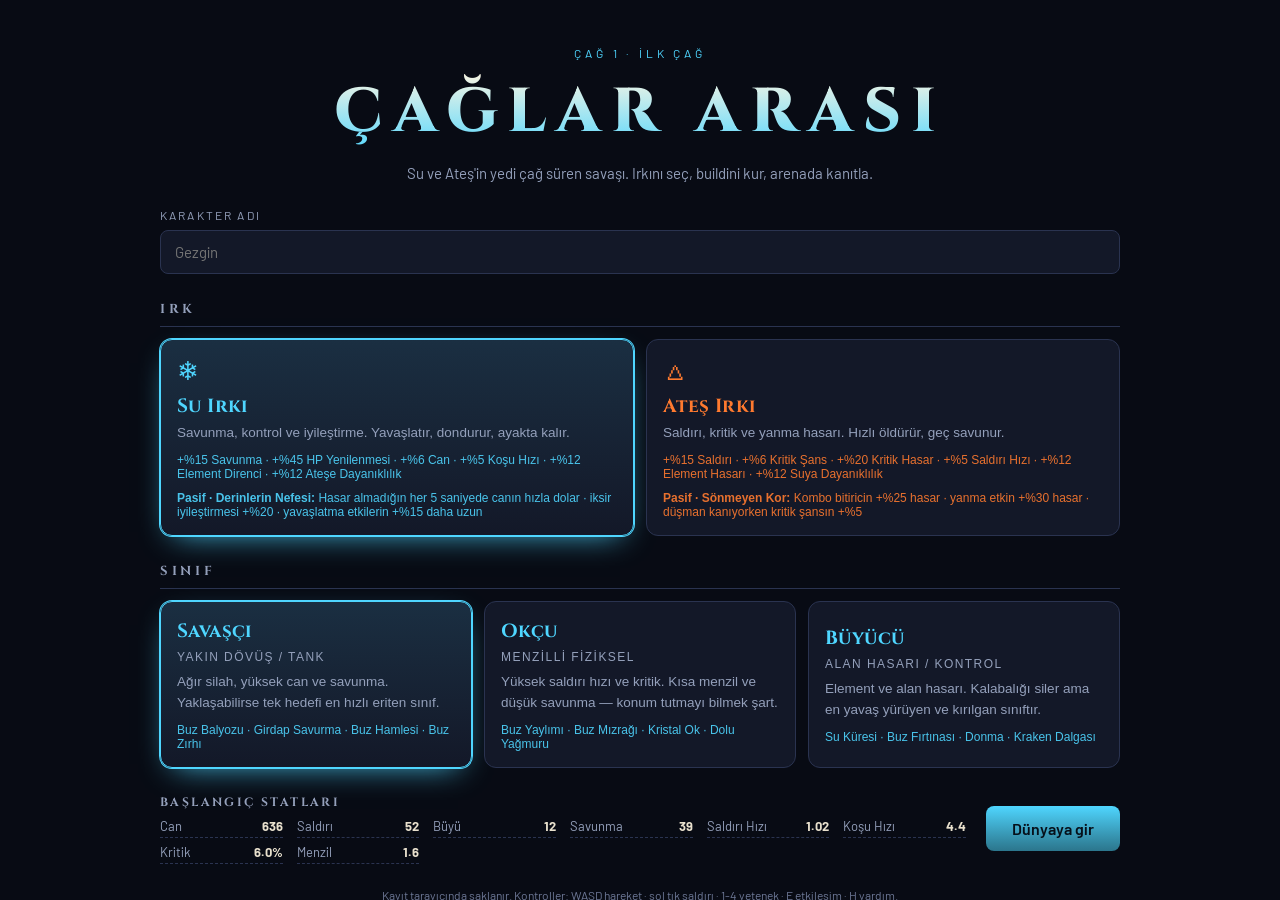
<file: index.html>
<!DOCTYPE html>
<html lang="tr">
<head>
<meta charset="UTF-8">
<meta name="viewport" content="width=device-width, initial-scale=1, maximum-scale=1, user-scalable=no, viewport-fit=cover">
<title>Çağlar Arası — Su ve Ateş</title>
<link rel="preconnect" href="https://fonts.googleapis.com">
<link rel="preconnect" href="https://fonts.gstatic.com" crossorigin>
<link href="https://fonts.googleapis.com/css2?family=Cinzel:wght@600;800&family=Barlow:wght@400;500;600;700;800&display=swap" rel="stylesheet">
<style>
/* =============================================================
   style.css — Çağlar Arası
   Palet: obsidyen zemin, parşömen yazı, ırk rengi vurgu
   ============================================================= */

:root {
  --bg: #080b14;
  --bg2: #0e1220;
  --panel: #131828;
  --panel2: #1a2033;
  --line: #2a3350;
  --ink: #e8e0cd;
  --dim: #94a0bb;
  --gold: #e8c04a;
  --danger: #ff4d6d;
  --good: #8fd45c;
  --warn: #ffab3a;
  --accent: #4fd6ff;

  --r-common: #b8b8b8;
  --r-uncommon: #69c76a;
  --r-rare: #4aa3ff;
  --r-epic: #b06cff;
  --r-legendary: #ffa93a;
  --r-mythic: #ff4d6d;

  --font-d: 'Cinzel', Georgia, serif;
  --font-b: 'Barlow', system-ui, -apple-system, sans-serif;
}

* { box-sizing: border-box; margin: 0; padding: 0; }
html, body { height: 100%; }
body {
  background: var(--bg);
  color: var(--ink);
  font-family: var(--font-b);
  overflow: hidden;
  -webkit-tap-highlight-color: transparent;
}
.hidden { display: none !important; }
.dim { color: var(--dim); }
.small { font-size: 12px; }
h1, h2, h3, h4 { font-family: var(--font-d); letter-spacing: .02em; }

/* ---------------- Butonlar ---------------- */
.btn {
  font-family: var(--font-b); font-weight: 600; font-size: 14px;
  color: var(--ink); background: var(--panel2);
  border: 1px solid var(--line); border-radius: 8px;
  padding: 9px 14px; cursor: pointer; transition: .15s;
}
.btn:hover:not(:disabled) { background: #222a42; border-color: var(--accent); }
.btn:disabled { opacity: .4; cursor: not-allowed; }
.btn.primary { background: linear-gradient(180deg, var(--accent), color-mix(in srgb, var(--accent) 55%, #000)); color: #06101a; border: none; }
.btn.primary:hover:not(:disabled) { filter: brightness(1.12); }
.btn.ghost { background: transparent; }
.btn.danger { border-color: #5a2233; color: #ff8ea3; }
.btn.big { font-size: 16px; padding: 13px 26px; }
button:focus-visible, input:focus-visible { outline: 2px solid var(--accent); outline-offset: 2px; }

/* =============================================================
   1) KARAKTER OLUŞTURMA
   ============================================================= */
.screen { height: 100%; overflow-y: auto; }
.create-wrap {
  max-width: 1000px; margin: 0 auto; padding: 46px 20px 60px;
}
.create-head { text-align: center; margin-bottom: 26px; }
.eyebrow {
  font-size: 12px; letter-spacing: .32em; text-transform: uppercase;
  color: var(--accent); margin-bottom: 10px;
}
.create-head h1 {
  font-size: clamp(34px, 7vw, 62px); font-weight: 800; letter-spacing: .16em;
  background: linear-gradient(180deg, #fff6e2, var(--accent));
  -webkit-background-clip: text; background-clip: text; color: transparent;
}
.create-head .sub { color: var(--dim); margin-top: 10px; font-size: 15px; }

.continue {
  display: flex; align-items: center; justify-content: space-between; gap: 16px;
  background: var(--panel); border: 1px solid var(--line); border-left: 3px solid var(--gold);
  border-radius: 10px; padding: 14px 18px; margin-bottom: 22px;
}
.continue h3 { font-size: 18px; }

.field { margin-bottom: 24px; }
.field label { display: block; font-size: 12px; letter-spacing: .18em; text-transform: uppercase; color: var(--dim); margin-bottom: 8px; }
.field input, .row input {
  width: 100%; background: var(--panel); border: 1px solid var(--line); color: var(--ink);
  border-radius: 8px; padding: 12px 14px; font-family: var(--font-b); font-size: 15px;
}
.step {
  font-size: 13px; letter-spacing: .28em; text-transform: uppercase;
  color: var(--dim); margin: 26px 0 12px;
  border-bottom: 1px solid var(--line); padding-bottom: 8px;
}
.picks { display: grid; gap: 12px; }
.picks.two { grid-template-columns: repeat(auto-fit, minmax(260px, 1fr)); }
.picks.three { grid-template-columns: repeat(auto-fit, minmax(220px, 1fr)); }
.pick {
  text-align: left; background: var(--panel); border: 1px solid var(--line);
  border-radius: 12px; padding: 16px; color: var(--ink); cursor: pointer; transition: .16s;
}
.pick:hover { border-color: var(--c); transform: translateY(-2px); }
.pick.on { border-color: var(--c); box-shadow: 0 0 0 1px var(--c), 0 10px 30px -14px var(--c); background: linear-gradient(180deg, color-mix(in srgb, var(--c) 12%, var(--panel)), var(--panel)); }
.pick .glyph { font-size: 26px; color: var(--c); display: block; margin-bottom: 6px; }
.pick h3 { font-size: 19px; color: var(--c); margin-bottom: 4px; }
.pick .role { font-size: 12px; letter-spacing: .12em; text-transform: uppercase; color: var(--dim); margin-bottom: 6px; }
.pick p { font-size: 13.5px; color: var(--dim); line-height: 1.5; }
.pick .bonus { display: block; margin-top: 10px; font-size: 12px; color: var(--c); opacity: .9; }

.create-foot {
  display: flex; align-items: center; justify-content: space-between; gap: 20px;
  margin-top: 26px; flex-wrap: wrap;
}
.preview { flex: 1; min-width: 260px; }
.preview h4 { font-size: 12px; letter-spacing: .2em; text-transform: uppercase; color: var(--dim); margin-bottom: 8px; }
.pv-stats { display: grid; grid-template-columns: repeat(auto-fit, minmax(110px, 1fr)); gap: 6px 14px; }
.pv-stats div { display: flex; justify-content: space-between; font-size: 13px; border-bottom: 1px dashed var(--line); padding-bottom: 3px; }
.pv-stats span { color: var(--dim); }
.note { margin-top: 24px; font-size: 12px; color: #6d7896; text-align: center; }

/* =============================================================
   2) OYUN EKRANI
   ============================================================= */
#screen-game { position: fixed; inset: 0; }
#game { width: 100%; height: 100%; display: block; cursor: crosshair; }

#hud { position: absolute; inset: 0; pointer-events: none; font-size: 13px; }
#hud button, #hud input { pointer-events: auto; }

/* --- Sol üst oyuncu paneli --- */
.hud-player {
  position: absolute; top: 12px; left: 12px; display: flex; gap: 10px;
  background: rgba(12,16,28,.78); border: 1px solid var(--line); border-radius: 12px;
  padding: 10px; backdrop-filter: blur(6px); min-width: 268px;
}
.portrait {
  width: 46px; height: 46px; border-radius: 10px; flex: none;
  background: radial-gradient(circle at 50% 30%, color-mix(in srgb, var(--accent) 60%, #000), #0b1020);
  border: 1px solid var(--accent); display: grid; place-items: center;
  font-family: var(--font-d); font-weight: 800; font-size: 12px; color: var(--ink);
}
.pbars { flex: 1; display: flex; flex-direction: column; gap: 4px; }
.pname { display: flex; justify-content: space-between; align-items: baseline; }
.pname b { font-family: var(--font-d); font-size: 14px; }
.pname span { font-size: 11px; color: var(--dim); }
.bar { position: relative; height: 13px; background: #0a0e18; border: 1px solid var(--line); border-radius: 4px; overflow: hidden; }
.bar span { position: absolute; inset: 0; display: grid; place-items: center; font-size: 10px; font-weight: 700; text-shadow: 0 1px 2px #000; }
.bar .fill { height: 100%; transition: width .18s; }
.bar.hp .fill { background: linear-gradient(90deg, #d8324a, #ff6a5c); }
.bar.xp { height: 7px; }
.bar.xp .fill { background: linear-gradient(90deg, #3a7fd0, #7fc4ff); }
.bar.mana { height: 5px; }
.bar.mana .fill { background: linear-gradient(90deg, #6a4fd0, #b06cff); }

/* --- Üst kaynak & menü --- */
.hud-top {
  position: absolute; top: 12px; left: 50%; transform: translateX(-50%);
  display: flex; align-items: center; gap: 8px;
  background: rgba(12,16,28,.78); border: 1px solid var(--line);
  border-radius: 12px; padding: 7px 10px; backdrop-filter: blur(6px);
}
.res { display: flex; align-items: center; gap: 6px; font-weight: 700; padding: 0 6px; }
.res.age { font-family: var(--font-d); font-size: 12px; color: var(--gold); border-left: 1px solid var(--line); padding-left: 12px; }
.ic { width: 12px; height: 12px; border-radius: 3px; display: inline-block; }
.ic.gold { background: linear-gradient(135deg, #ffe9a8, var(--gold)); }
.ic.mat { background: linear-gradient(135deg, #a8e6ff, #4a90c9); }
.menu { display: flex; gap: 4px; margin-left: 6px; border-left: 1px solid var(--line); padding-left: 10px; }
.menu button {
  position: relative; background: transparent; border: 1px solid transparent; color: var(--dim);
  font-family: var(--font-b); font-weight: 600; font-size: 12.5px;
  padding: 6px 10px; border-radius: 7px; cursor: pointer; transition: .14s;
}
.menu button:hover { color: var(--ink); background: var(--panel2); border-color: var(--line); }
.dot {
  position: absolute; top: -4px; right: -4px; min-width: 16px; height: 16px;
  background: var(--gold); color: #0b1020; border-radius: 8px;
  font-size: 10px; font-weight: 800; display: grid; place-items: center; padding: 0 4px;
}

/* --- Sağ: mini harita + görev --- */
.hud-right { position: absolute; top: 12px; right: 12px; width: 168px; }
.minibox { background: rgba(12,16,28,.78); border: 1px solid var(--line); border-radius: 12px; padding: 8px; }
#minimap { width: 150px; height: 150px; display: block; border-radius: 6px; }
#zone-name { text-align: center; font-family: var(--font-d); font-size: 12px; margin-top: 6px; color: var(--accent); }
#quest-tracker { margin-top: 8px; display: flex; flex-direction: column; gap: 4px; }
.qt {
  background: rgba(12,16,28,.7); border-left: 2px solid var(--accent);
  padding: 5px 8px; border-radius: 0 6px 6px 0; display: flex; justify-content: space-between; gap: 8px;
  font-size: 11.5px;
}
.qt.done { border-left-color: var(--good); color: var(--good); }
.qt-num { color: var(--dim); font-weight: 700; }
.qt-empty { font-size: 11px; color: #616c88; padding: 4px 8px; }

/* --- Boss & PvP barları --- */
#boss-bar {
  position: absolute; top: 74px; left: 50%; transform: translateX(-50%);
  width: min(560px, 80vw); background: rgba(12,16,28,.82);
  border: 1px solid #4a2333; border-radius: 10px; padding: 8px 12px;
}
.bb-name { font-family: var(--font-d); font-size: 14px; margin-bottom: 5px; display: flex; justify-content: space-between; }
.bb-name span { font-family: var(--font-b); font-size: 11px; color: var(--dim); }
.bar.big { height: 15px; }
.fill.boss { background: linear-gradient(90deg, #8a1030, var(--danger)); }

#pvp-bar {
  position: absolute; top: 12px; left: 50%; transform: translateX(-50%);
  display: flex; align-items: center; gap: 14px;
  background: rgba(12,16,28,.85); border: 1px solid var(--line);
  border-radius: 12px; padding: 10px 16px; width: min(680px, 92vw);
}
.pvp-side { flex: 1; }
.pvp-side.right { text-align: right; }
.pn { font-family: var(--font-d); font-size: 13px; margin-bottom: 4px; }
.fill.ally { background: linear-gradient(90deg, #2f7fd0, #7fc4ff); }
.fill.foe { background: linear-gradient(90deg, #ff6a3a, #ffab3a); }
.pvp-timer { font-family: var(--font-d); font-size: 20px; text-align: center; line-height: 1; }
.pvp-timer span { display: block; font-size: 10px; color: var(--dim); letter-spacing: .2em; }

/* --- Etkileşim ipucu --- */
#interact-hint {
  position: absolute; bottom: 132px; left: 50%; transform: translateX(-50%);
  background: rgba(12,16,28,.85); border: 1px solid var(--accent);
  border-radius: 8px; padding: 7px 14px; font-size: 13px;
}
#interact-hint b {
  display: inline-block; background: var(--accent); color: #06101a;
  border-radius: 4px; padding: 1px 6px; margin-right: 6px; font-size: 11px;
}

/* --- Yetenek çubuğu --- */
#skillbar {
  position: absolute; bottom: 16px; left: 50%; transform: translateX(-50%);
  display: flex; gap: 8px;
}
.skill {
  position: relative; width: 74px; height: 66px; overflow: hidden;
  background: rgba(16,21,36,.9); border: 1px solid var(--line); border-radius: 10px;
  color: var(--ink); cursor: pointer; display: flex; flex-direction: column;
  justify-content: flex-end; padding: 6px; transition: .14s;
}
.skill:hover { border-color: var(--accent); }
.skill.nomana { opacity: .55; }
.skill .key {
  position: absolute; top: 4px; left: 6px; font-size: 10px; font-weight: 800;
  color: var(--accent); letter-spacing: .06em;
}
.skill .mana { position: absolute; top: 4px; right: 6px; font-size: 10px; color: #b06cff; font-weight: 700; }
.skill .count { position: absolute; top: 4px; right: 6px; font-size: 11px; color: var(--good); font-weight: 800; }
.skill .sname { font-size: 11px; font-weight: 600; line-height: 1.15; text-align: left; }
.skill .cd { position: absolute; left: 0; bottom: 0; width: 100%; height: 0%; background: rgba(4,7,14,.72); transition: height .1s linear; }
.skill .cd-text { position: absolute; inset: 0; display: grid; place-items: center; font-size: 18px; font-weight: 800; color: #fff; }
.skill.util { width: 60px; }
.skill.util .sname { font-size: 10.5px; color: var(--dim); }

/* --- Joystick (dokunmatik) --- */
#joystick {
  position: absolute; bottom: 96px; left: 26px; width: 112px; height: 112px;
  border-radius: 50%; border: 1px solid var(--line); background: rgba(12,16,28,.4);
  display: none; pointer-events: auto; touch-action: none;
}
#joy-knob {
  position: absolute; left: 50%; top: 50%; width: 46px; height: 46px; margin: -23px 0 0 -23px;
  border-radius: 50%; background: rgba(120,160,220,.35); border: 1px solid var(--accent);
}

/* --- Toast --- */
#toasts { position: absolute; bottom: 100px; right: 16px; display: flex; flex-direction: column; gap: 6px; align-items: flex-end; }
.toast {
  background: rgba(12,16,28,.92); border: 1px solid var(--line); border-left: 3px solid var(--accent);
  border-radius: 6px; padding: 8px 12px; font-size: 12.5px; max-width: 300px;
  animation: slidein .25s ease; transition: opacity .35s, transform .35s;
}
.toast-good { border-left-color: var(--good); }
.toast-warn { border-left-color: var(--warn); }
.toast.out { opacity: 0; transform: translateX(20px); }
@keyframes slidein { from { opacity: 0; transform: translateX(24px); } }

/* =============================================================
   3) PANELLER (modal)
   ============================================================= */
#modal-layer {
  position: absolute; inset: 0; background: rgba(4,6,12,.72);
  display: grid; place-items: center; padding: 20px; z-index: 30; pointer-events: auto;
  backdrop-filter: blur(3px);
}
.modal {
  width: min(620px, 100%); max-height: 86vh; display: flex; flex-direction: column;
  background: var(--panel); border: 1px solid var(--line); border-radius: 14px;
  box-shadow: 0 30px 80px -30px #000;
}
.modal.wide { width: min(920px, 100%); }
.modal-head {
  display: flex; align-items: center; justify-content: space-between;
  padding: 14px 18px; border-bottom: 1px solid var(--line);
}
.modal-head h2 { font-size: 19px; }
.modal-head .pill, .pill {
  font-family: var(--font-b); font-size: 11px; font-weight: 700; color: var(--accent);
  background: color-mix(in srgb, var(--accent) 15%, transparent);
  border-radius: 20px; padding: 2px 9px; margin-left: 8px;
}
.close { background: none; border: none; color: var(--dim); font-size: 18px; cursor: pointer; }
.close:hover { color: var(--ink); }
.modal-body { padding: 16px 18px 20px; overflow-y: auto; }
.modal h4 { font-size: 12px; letter-spacing: .18em; text-transform: uppercase; color: var(--dim); margin: 16px 0 8px; }
.modal h4:first-child { margin-top: 0; }

/* --- Karakter paneli --- */
.char-grid { display: grid; grid-template-columns: 1fr 1fr; gap: 22px; }
.ident { display: flex; gap: 12px; align-items: center; margin-bottom: 6px; }
.ident-badge {
  width: 52px; height: 52px; border-radius: 12px; display: grid; place-items: center;
  font-family: var(--font-d); font-weight: 800; font-size: 20px;
  background: radial-gradient(circle at 50% 30%, color-mix(in srgb, var(--c) 55%, #000), #0b1020);
  border: 1px solid var(--c);
}
.ident h3 { font-size: 18px; }
.ident p { font-size: 12.5px; color: var(--dim); }
.stats { display: grid; grid-template-columns: 1fr 1fr; gap: 4px 16px; }
.strow { display: flex; justify-content: space-between; font-size: 12.5px; border-bottom: 1px dashed var(--line); padding: 3px 0; }
.strow span { color: var(--dim); }
.alloc { display: flex; flex-direction: column; gap: 5px; margin-bottom: 12px; }
.alrow { display: grid; grid-template-columns: 1fr auto auto auto; gap: 6px; align-items: center; font-size: 12.5px; }
.alname .cap { font-style: normal; font-size: 10px; color: #66718c; margin-left: 4px; }
.alpts { font-weight: 800; color: var(--accent); min-width: 22px; text-align: right; }
.mini {
  background: var(--panel2); border: 1px solid var(--line); color: var(--ink);
  border-radius: 6px; padding: 3px 8px; font-size: 11px; font-weight: 700; cursor: pointer;
}
.mini:disabled { opacity: .35; cursor: not-allowed; }
.eqgrid { display: grid; grid-template-columns: 1fr 1fr; gap: 6px; }
.eqslot {
  text-align: left; background: var(--panel2); border: 1px solid var(--line);
  border-radius: 8px; padding: 7px 9px; cursor: pointer; color: var(--ink);
}
.eqslot .eqname { display: block; font-size: 10px; letter-spacing: .1em; text-transform: uppercase; color: var(--dim); }
.eqslot b { font-size: 12.5px; display: block; }
.eqslot i { font-size: 10.5px; color: var(--dim); font-style: normal; }
.eqslot.empty b { color: #5b6580; }

/* Nadirlik renkleri */
.r-common { border-color: color-mix(in srgb, var(--r-common) 45%, var(--line)); }
.r-uncommon { border-color: var(--r-uncommon); }
.r-rare { border-color: var(--r-rare); }
.r-epic { border-color: var(--r-epic); }
.r-legendary { border-color: var(--r-legendary); box-shadow: 0 0 14px -6px var(--r-legendary); }
.r-mythic { border-color: var(--r-mythic); box-shadow: 0 0 16px -5px var(--r-mythic); }

/* --- Envanter --- */
.inv-wrap { display: grid; gap: 14px; }
.icells, .mcells { display: grid; grid-template-columns: repeat(auto-fill, minmax(150px, 1fr)); gap: 6px; }
.icell, .mcell {
  text-align: left; background: var(--panel2); border: 1px solid var(--line);
  border-radius: 8px; padding: 8px; cursor: pointer; color: var(--ink); transition: .14s;
}
.icell:hover, .mcell:hover { transform: translateY(-2px); background: #202742; }
.ic-slot { display: block; font-size: 9.5px; letter-spacing: .12em; text-transform: uppercase; color: var(--dim); }
.ic-name { display: block; font-size: 12.5px; font-weight: 600; line-height: 1.2; margin: 2px 0; }
.ic-lv, .ic-price { font-size: 11px; color: var(--gold); }
.matbox { background: var(--panel2); border: 1px solid var(--line); border-radius: 10px; padding: 12px; }
.mat { display: flex; align-items: center; gap: 8px; font-size: 12.5px; padding: 3px 0; }
.mat i { width: 10px; height: 10px; border-radius: 3px; }
.mat b { margin-left: auto; }
.inv-actions { display: flex; align-items: center; gap: 12px; flex-wrap: wrap; font-size: 12px; }

/* --- Item popup --- */
.itempop-layer { position: fixed; inset: 0; background: rgba(4,6,12,.6); display: grid; place-items: center; z-index: 50; padding: 20px; }
.itempop {
  width: min(400px, 100%); background: var(--panel); border: 1px solid var(--line);
  border-radius: 12px; padding: 18px; box-shadow: 0 24px 60px -24px #000;
}
.itempop h3 { font-size: 18px; margin-bottom: 4px; }
.istats { margin: 12px 0; display: flex; flex-direction: column; gap: 3px; }
.istat { display: flex; gap: 8px; font-size: 12.5px; border-bottom: 1px dashed var(--line); padding-bottom: 3px; }
.istat span { color: var(--dim); flex: 1; }
.istat b { color: var(--ink); }
.istat i { font-style: normal; font-weight: 700; font-size: 11.5px; }
.istat .up { color: var(--good); }
.istat .down { color: #ff7a8a; }
.ip-actions { display: flex; gap: 8px; flex-wrap: wrap; margin-top: 14px; }

/* --- Market --- */
.shop-top { display: flex; justify-content: space-between; align-items: center; gap: 12px; margin-bottom: 14px; flex-wrap: wrap; }
.shop-top .btn { margin-left: 6px; }

/* --- Craft --- */
.craft { display: flex; flex-direction: column; gap: 10px; }
.recipe {
  display: flex; justify-content: space-between; align-items: center; gap: 14px;
  background: var(--panel2); border: 1px solid var(--line); border-radius: 10px; padding: 12px 14px;
}
.recipe h4 { margin: 0 0 3px; font-size: 15px; letter-spacing: 0; text-transform: none; color: var(--ink); }
.mats { display: flex; flex-wrap: wrap; gap: 8px; margin-top: 6px; font-size: 11.5px; }
.mats .ok { color: var(--good); }
.mats .no { color: #ff7a8a; }

/* --- Görevler --- */
.quests { display: flex; flex-direction: column; gap: 10px; }
.questrow {
  display: flex; justify-content: space-between; align-items: center; gap: 14px;
  background: var(--panel2); border: 1px solid var(--line); border-radius: 10px; padding: 12px 14px;
}
.questrow h4 { margin: 0 0 4px; font-size: 14.5px; letter-spacing: 0; text-transform: none; color: var(--ink); }
.questrow .bar { margin-top: 7px; width: 240px; max-width: 44vw; height: 6px; }
.questrow .fill { background: linear-gradient(90deg, var(--accent), #fff); }
.questrow.done { border-color: var(--good); }

/* --- Çağlar --- */
.ages { display: flex; flex-direction: column; gap: 6px; }
.agerow {
  display: flex; align-items: center; gap: 14px; padding: 10px 12px;
  background: var(--panel2); border: 1px solid var(--line); border-radius: 10px; opacity: .55;
}
.agerow.unlocked { opacity: 1; }
.agerow.current { border-color: var(--gold); box-shadow: 0 0 18px -10px var(--gold); }
.agemark {
  width: 38px; height: 38px; flex: none; border-radius: 10px; display: grid; place-items: center;
  font-family: var(--font-d); font-weight: 800; background: color-mix(in srgb, var(--c) 25%, #0b1020);
  border: 1px solid var(--c); color: var(--c);
}
.agerow h4 { margin: 0; font-size: 15px; letter-spacing: 0; text-transform: none; color: var(--ink); }
.agestate { margin-left: auto; font-size: 11px; color: var(--dim); }
.agefoot { margin-top: 14px; display: flex; justify-content: space-between; align-items: center; gap: 14px; flex-wrap: wrap; }

/* --- Depo --- */
.storage { display: grid; grid-template-columns: 1fr 1fr; gap: 18px; }

/* --- PvP --- */
.pvp-panel { display: flex; flex-direction: column; gap: 16px; }
.rankbox {
  display: flex; align-items: center; gap: 18px; padding: 14px 18px;
  background: linear-gradient(90deg, color-mix(in srgb, var(--c) 14%, var(--panel2)), var(--panel2));
  border: 1px solid var(--c); border-radius: 12px;
}
.rankname { font-family: var(--font-d); font-size: 24px; color: var(--c); }
.mmr { font-weight: 700; }
.wl { margin-left: auto; color: var(--dim); }
.pvp-actions { display: flex; flex-direction: column; gap: 14px; }
.duel { background: var(--panel2); border: 1px solid var(--line); border-radius: 10px; padding: 12px 14px; }
.duel .row { display: flex; gap: 8px; margin: 8px 0; }
.mm-status { display: flex; align-items: center; gap: 10px; font-size: 13px; color: var(--accent); }
.spin {
  width: 14px; height: 14px; border-radius: 50%; border: 2px solid color-mix(in srgb, var(--accent) 30%, transparent);
  border-top-color: var(--accent); animation: spin .7s linear infinite;
}
@keyframes spin { to { transform: rotate(360deg); } }

.result { text-align: center; padding: 10px 0; }
.rbig { font-family: var(--font-d); font-size: 30px; margin-bottom: 16px; }
.result.win .rbig { color: var(--good); }
.result.lose .rbig { color: var(--danger); }
.rrew { display: flex; justify-content: center; gap: 26px; margin-bottom: 14px; }
.rrew div { display: flex; flex-direction: column; }
.rrew span { font-size: 11px; color: var(--dim); letter-spacing: .12em; text-transform: uppercase; }
.rrew b { font-size: 20px; font-family: var(--font-d); }
.result .ip-actions { justify-content: center; }

/* --- Yardım --- */
.keys { display: grid; grid-template-columns: repeat(auto-fit, minmax(200px, 1fr)); gap: 6px; font-size: 13px; }
.keys div { background: var(--panel2); border: 1px solid var(--line); border-radius: 7px; padding: 7px 10px; }
.keys b { color: var(--accent); margin-right: 6px; }

/* =============================================================
   4) RESPONSIVE / MOBİL
   ============================================================= */

@media (prefers-reduced-motion: reduce) {
  * { animation-duration: .01ms !important; transition-duration: .01ms !important; }
}


/* ===== KOMBO GÖSTERGESİ ===== */
#combo-ind{
  position:absolute; left:50%; top:26%; transform:translateX(-50%);
  text-align:center; pointer-events:none; z-index:6;
  font-family:'Cinzel',serif; letter-spacing:.06em;
  text-shadow:0 2px 14px rgba(0,0,0,.85);
}
#combo-ind b{ display:block; font-size:30px; color:var(--accent); line-height:1; }
#combo-ind span{ font-size:11px; opacity:.65; letter-spacing:.22em; text-transform:uppercase; }
#combo-ind.finish b{ font-size:38px; color:#ffd66b; }
#combo-ind.pop{ animation:comboPop .28s ease-out; }
@keyframes comboPop{
  0%{ transform:translateX(-50%) scale(.6); opacity:0; }
  55%{ transform:translateX(-50%) scale(1.16); opacity:1; }
  100%{ transform:translateX(-50%) scale(1); opacity:1; }
}

/* ===== İKSİR BUTONLARI ===== */
.skill.pot .count{ background:var(--pot); color:#0b0f18; font-weight:800; }
.skill.pot.empty{ opacity:.42; filter:grayscale(.7); }
.skill.auto{ min-width:56px; }
.skill.auto .count{ font-size:9px; letter-spacing:.08em; background:#2b3444; color:#8c97ab; }
.skill.auto.on .count{ background:#2f7d52; color:#dcffe9; }

/* ===== MARKET İKSİR TEZGÂHI ===== */
.potion-shop{ display:grid; gap:8px; margin-bottom:14px; }
.pot-row{
  display:flex; align-items:center; justify-content:space-between; gap:12px;
  padding:10px 12px; border-radius:10px;
  background:linear-gradient(90deg, color-mix(in srgb, var(--pot) 14%, transparent), transparent 65%);
  border:1px solid color-mix(in srgb, var(--pot) 35%, transparent);
}
.pot-info b{ display:block; color:var(--pot); font-size:14px; }
.pot-info span{ font-size:11.5px; opacity:.7; }
.pot-buy{ display:flex; gap:6px; flex-wrap:wrap; }
.btn.small{ padding:6px 10px; font-size:11.5px; }

/* ===== EFSUN ROZETİ ===== */
.ench{ font-size:11.5px; margin:-4px 0 8px; }
.ench.yes{ color:#c9a6ff; }
.ench.no{ color:#7b8496; }
.ench-dot{ color:#c9a6ff; font-style:normal; }

@media (max-width:860px){
  #combo-ind b{ font-size:24px; }
  .pot-row{ flex-direction:column; align-items:stretch; }
}

/* ===== IRK PASİFİ ===== */
.race-passive{
  margin:10px 0 14px; padding:10px 12px; border-radius:10px;
  border:1px solid color-mix(in srgb, var(--c) 32%, transparent);
  background:linear-gradient(90deg, color-mix(in srgb, var(--c) 12%, transparent), transparent 70%);
}
.race-passive b{ display:block; color:var(--c); font-size:13px; margin-bottom:3px; }
.race-passive span{ font-size:11.5px; opacity:.75; line-height:1.5; }
.pick-card .bonus.passive{ display:block; margin-top:6px; opacity:.62; font-size:10.5px; line-height:1.45; }

/* ===== MARKET KADEME SEKMELERİ ===== */
.tier-tabs{ display:flex; gap:6px; flex-wrap:wrap; margin-bottom:8px; }
.tier-tab{
  flex:1 1 110px; padding:7px 9px; border-radius:9px; cursor:pointer; text-align:left;
  background:#141a26; border:1px solid #263043; color:#e8e0cd;
  font-family:'Barlow',system-ui,sans-serif; transition:.15s;
}
.tier-tab b{ display:block; font-size:12px; color:var(--tc); }
.tier-tab span{ font-size:10px; opacity:.6; letter-spacing:.04em; }
.tier-tab:hover{ border-color:var(--tc); }
.tier-tab.on{ background:linear-gradient(180deg, color-mix(in srgb, var(--tc) 22%, transparent), transparent); border-color:var(--tc); }
.tier-tab.locked{ opacity:.5; }
.tier-tab.locked b::after{ content:' 🔒'; font-size:10px; }
.tier-note{ font-size:11.5px; opacity:.72; margin:0 0 12px; }
.tier-note.warn{ color:#ffcf7a; opacity:.95; }
.mcell.ench{ box-shadow:inset 0 0 0 1px rgba(201,166,255,.35); }
.istat.rare b{ color:#c9a6ff; }
.rare-tag{
  font-style:normal; font-size:8.5px; letter-spacing:.1em; text-transform:uppercase;
  color:#c9a6ff; border:1px solid rgba(201,166,255,.4); border-radius:4px; padding:0 3px; margin-left:4px;
}

/* ===== ÜZERİNDEKİ EKİPMAN (envanter) ===== */
.worn-box{ margin-bottom:14px; }
.worn-box h4{ margin:0 0 8px; }
.worn-grid{ display:grid; grid-template-columns:repeat(auto-fill,minmax(190px,1fr)); gap:8px; }
.worn{
  padding:9px 10px; border-radius:10px; text-align:left; cursor:pointer;
  background:#111725; border:1px solid #26304a; transition:.15s;
}
.worn:hover{ border-color:#4a5a80; transform:translateY(-1px); }
.worn.empty{ opacity:.45; cursor:default; }
.worn .wslot{ display:block; font-size:9.5px; letter-spacing:.14em; text-transform:uppercase; opacity:.55; }
.worn b{ display:block; font-size:12.5px; margin:2px 0 3px; line-height:1.25; }
.worn .wmeta{ display:block; font-size:10px; opacity:.55; margin-bottom:5px; }
.wstats{ display:flex; flex-wrap:wrap; gap:3px 8px; }
.wstats i{ font-style:normal; font-size:10.5px; opacity:.78; }
.wstats i b{ display:inline; font-size:10.5px; color:#e8e0cd; }
.wstats i.rare, .wstats i.rare b{ color:#c9a6ff; opacity:1; }
.worn.r-uncommon{ border-color:#3f6b40; } .worn.r-rare{ border-color:#2f5f96; }
.worn.r-epic{ border-color:#6b40a0; } .worn.r-legendary{ border-color:#a06a20; }
.worn.r-mythic{ border-color:#a03048; }

/* ===== YETENEK PANELİ ===== */
.skills-wrap{ display:flex; flex-direction:column; gap:12px; }
.skgrid{ display:grid; grid-template-columns:repeat(auto-fill,minmax(240px,1fr)); gap:10px; }
.skcard{
  padding:12px; border-radius:12px; background:#111725;
  border:1px solid color-mix(in srgb, var(--c) 28%, #26304a);
}
.skhead{ display:flex; align-items:center; gap:9px; margin-bottom:7px; }
.skkey{
  width:26px; height:26px; flex:0 0 26px; display:grid; place-items:center;
  border-radius:7px; background:color-mix(in srgb, var(--c) 22%, transparent);
  border:1px solid var(--c); color:var(--c); font-weight:800; font-size:13px;
}
.skhead b{ display:block; font-family:'Cinzel',serif; font-size:13.5px; color:var(--c); }
.skhow{ font-size:11.5px; margin:0 0 4px; line-height:1.5; }
.skrows{ margin:8px 0; border-top:1px solid #1e2637; padding-top:7px; }
.skrow{ display:flex; justify-content:space-between; gap:8px; font-size:11px; padding:2px 0; }
.skrow span{ opacity:.6; }
.skcard h5{ margin:8px 0 4px; font-size:10px; letter-spacing:.14em; text-transform:uppercase; opacity:.5; }
.skeff{ margin:0; padding-left:15px; }
.skeff li{ font-size:11px; line-height:1.55; opacity:.85; }
.skinfo{
  padding:11px 13px; border-radius:11px;
  border:1px solid color-mix(in srgb, var(--c) 30%, transparent);
  background:linear-gradient(90deg, color-mix(in srgb, var(--c) 12%, transparent), transparent 70%);
}
.skinfo b{ color:var(--c); font-size:13px; }
.skinfo p{ margin:4px 0 0; font-size:11.5px; line-height:1.6; opacity:.82; }


/* =============================================================
   MOBİL — tam ekran sığdırma ve dokunmatik kontroller
   ============================================================= */

/* Tarayıcı çubukları yüzünden kesilmesin: dvh + güvenli alan */
html, body { height: 100%; height: 100dvh; overscroll-behavior: none; }
body { position: fixed; inset: 0; width: 100%; touch-action: manipulation; }
#screen-game { inset: 0; height: 100dvh; }
#game { touch-action: none; }
#hud { padding: env(safe-area-inset-top) env(safe-area-inset-right) env(safe-area-inset-bottom) env(safe-area-inset-left); }

/* Karakter oluşturma ekranı küçük ekranda kaydırılabilir */
#screen-create { overflow-y: auto; -webkit-overflow-scrolling: touch; }

/* --- Dokunmatik aksiyon tuşları --- */
#touch-actions{
  position:absolute; right:calc(16px + env(safe-area-inset-right));
  bottom:calc(104px + env(safe-area-inset-bottom));
  display:none; align-items:flex-end; gap:10px; pointer-events:auto; z-index:8;
}
.tbtn{
  border-radius:50%; border:1px solid var(--line); background:rgba(16,21,36,.86);
  color:var(--ink); display:grid; place-items:center; touch-action:none;
  font-size:22px; font-weight:700; -webkit-user-select:none; user-select:none;
  box-shadow:0 6px 18px -8px #000;
}
.tbtn.big{ width:86px; height:86px; font-size:34px; border-color:var(--accent); color:var(--accent);
  background:radial-gradient(circle at 50% 35%, color-mix(in srgb, var(--accent) 26%, transparent), rgba(16,21,36,.9)); }
.tbtn.small{ width:54px; height:54px; font-size:18px; }
.tbtn:active{ transform:scale(.93); filter:brightness(1.25); }

/* --- Mobil menü düğmesi --- */
#menu-toggle{
  position:absolute; top:calc(10px + env(safe-area-inset-top)); right:calc(10px + env(safe-area-inset-right));
  display:none; width:42px; height:42px; border-radius:11px; z-index:12;
  background:rgba(12,16,28,.85); border:1px solid var(--line); color:var(--ink); font-size:19px;
  pointer-events:auto;
}

/* Dokunmatik cihazlarda joystick her zaman görünür */
body.is-touch #joystick,
body.is-touch #touch-actions{ display:flex; }
body.is-touch #joystick{ display:block; }
body.is-touch #game{ cursor:default; }

/* ================= DAR EKRAN DÜZENİ ================= */
@media (max-width: 900px), (pointer: coarse) and (max-width: 1100px) {
  .char-grid, .storage, .inv-wrap { grid-template-columns: 1fr; }

  /* Sol üst: küçük oyuncu paneli */
  .hud-player{ top:calc(8px + env(safe-area-inset-top)); left:calc(8px + env(safe-area-inset-left));
    min-width:0; width:min(52vw,240px); gap:7px; padding:6px 8px; transform:scale(.92); transform-origin:top left; }

  /* Üst: kaynak barı küçülür, menü gizlenip ☰ ile açılır */
  .hud-top{ top:calc(74px + env(safe-area-inset-top)); left:calc(8px + env(safe-area-inset-left)); transform:none;
    padding:4px 8px; font-size:11.5px; gap:4px; border-radius:10px; }
  .res.age{ display:none; }
  #menu-toggle{ display:block; }
  .menu{
    position:fixed; top:calc(58px + env(safe-area-inset-top)); right:calc(10px + env(safe-area-inset-right));
    flex-direction:column; gap:4px; margin:0; padding:8px; border:1px solid var(--line);
    background:rgba(12,16,28,.95); border-radius:12px; z-index:11;
    display:none; box-shadow:0 20px 40px -20px #000;
  }
  body.menu-open .menu{ display:flex; }
  .menu button{ font-size:14px; padding:10px 14px; text-align:left; min-width:132px; }

  /* Sağ: mini harita küçülür, görev takibi gizlenir */
  .hud-right{ top:calc(8px + env(safe-area-inset-top)); right:calc(58px + env(safe-area-inset-right)); width:96px; }
  #minimap{ width:88px; height:88px; }
  #zone-name{ font-size:10.5px; margin-top:3px; }
  #quest-tracker{ display:none; }

  /* Yetenek çubuğu: en altta tam genişlik, yatay kaydırmalı tek sıra */
  #skillbar{
    left:0; right:0; transform:none; justify-content:flex-start;
    bottom:calc(6px + env(safe-area-inset-bottom));
    padding:0 10px; gap:6px; flex-wrap:nowrap;
    overflow-x:auto; overflow-y:hidden; scrollbar-width:none;
    -webkit-overflow-scrolling:touch;
  }
  #skillbar::-webkit-scrollbar{ display:none; }
  .skill{ width:56px; height:52px; flex:0 0 auto; padding:4px; border-radius:9px; }
  .skill .sname{ font-size:9px; }
  .skill .key{ font-size:8.5px; top:3px; left:4px; }
  .skill .mana, .skill .count{ font-size:9px; top:3px; right:4px; }
  .skill.util{ width:48px; }
  .skill.auto{ width:54px; min-width:0; }
  body.is-touch #btn-dash{ display:none; }        /* ayrı dash tuşu var */

  /* Joystick sol altta, aksiyon tuşları sağ altta — yetenek çubuğunun üstünde */
  #joystick{ bottom:calc(72px + env(safe-area-inset-bottom)); left:calc(16px + env(safe-area-inset-left));
    width:104px; height:104px; }
  #touch-actions{ bottom:calc(72px + env(safe-area-inset-bottom)); right:calc(14px + env(safe-area-inset-right)); }

  #toasts{ bottom:calc(190px + env(safe-area-inset-bottom)); right:10px; }
  .toast{ font-size:11.5px; padding:6px 10px; max-width:62vw; }
  #interact-hint{ bottom:calc(192px + env(safe-area-inset-bottom)); }
  #combo-ind{ top:16%; }
  #combo-ind b{ font-size:26px; }
  #boss-bar, #pvp-bar{ top:calc(96px + env(safe-area-inset-top)); width:min(88vw,420px); }

  /* Paneller tam ekran ve kaydırılabilir */
  #modal-layer{ padding:0; }
  .modal, .modal.wide{
    width:100%; max-width:100%; height:100dvh; max-height:100dvh; border-radius:0; border:none;
    padding-top:env(safe-area-inset-top); padding-bottom:env(safe-area-inset-bottom);
  }
  .modal-body{ padding:12px 12px 24px; -webkit-overflow-scrolling:touch; }
  .modal-head{ padding:10px 12px; }
  .modal-head h2{ font-size:16px; }
  #modal-close{ width:40px; height:40px; font-size:20px; }

  /* Panel içi ızgaralar tek/iki sütuna */
  .icells{ grid-template-columns:repeat(auto-fill,minmax(46%,1fr)); }
  .worn-grid, .skgrid, .eqgrid{ grid-template-columns:1fr; }
  .mcells{ grid-template-columns:repeat(auto-fill,minmax(46%,1fr)); }
  .tier-tab{ flex:1 1 46%; }
  .itempop{ width:min(94vw,420px); max-height:86dvh; overflow-y:auto; }
  .btn{ padding:11px 14px; }          /* dokunmatik hedef büyütme */
  .mini{ min-width:38px; min-height:32px; }

  /* Karakter oluşturma dar ekranda tek sütun */
  .picks.two, .picks.three{ grid-template-columns:1fr; }
  .create-wrap{ padding:18px 14px calc(28px + env(safe-area-inset-bottom)); }
  .create-head h1{ font-size:30px; }
}

/* =============================================================
   YATAY (landscape) TELEFON
   Dikey alan çok az; ekran dört köşeye bölünür ve hiçbir öğe
   bir diğerinin üstüne binmez.
     sol üst  : oyuncu paneli + kaynaklar
     sağ üst  : ☰ menü, altında mini harita
     sol alt  : joystick        sağ alt : aksiyon tuşları
     alt orta : yetenek çubuğu (ikisinin arasında)
   ============================================================= */
@media (max-height: 520px) and (pointer: coarse) {
  /* --- sol üst --- */
  .hud-player{
    top:calc(6px + env(safe-area-inset-top)); left:calc(6px + env(safe-area-inset-left));
    transform:scale(.76); transform-origin:top left; width:min(46vw,250px);
  }
  /* oyuncu paneli .76 ölçekte ~190px genişlik + ~50px yükseklik kaplar;
     kaynak barı onun SAĞINA yerleşir, altına değil (üst üste binmesin) */
  .hud-top{
    top:calc(6px + env(safe-area-inset-top));
    left:calc(202px + env(safe-area-inset-left));
    right:auto; bottom:auto; transform:none;
    padding:3px 7px; font-size:10.5px; gap:3px; border-radius:9px;
  }

  /* --- sağ üst --- */
  #menu-toggle{ width:38px; height:38px; font-size:17px;
    top:calc(6px + env(safe-area-inset-top)); right:calc(6px + env(safe-area-inset-right)); }
  .hud-right{ top:calc(50px + env(safe-area-inset-top)); right:calc(6px + env(safe-area-inset-right)); width:78px; }
  #minimap{ width:70px; height:70px; }
  #zone-name{ font-size:9px; margin-top:2px; }
  .minibox{ padding:5px; }
  .menu{ top:calc(50px + env(safe-area-inset-top)); max-height:calc(100dvh - 70px); overflow-y:auto; }
  .menu button{ font-size:12.5px; padding:7px 11px; min-width:112px; }

  /* --- sol alt / sağ alt --- */
  #joystick{ width:86px; height:86px;
    bottom:calc(52px + env(safe-area-inset-bottom)); left:calc(10px + env(safe-area-inset-left)); }
  #touch-actions{ bottom:calc(52px + env(safe-area-inset-bottom));
    right:calc(10px + env(safe-area-inset-right)); gap:8px; }
  .tbtn.big{ width:64px; height:64px; font-size:25px; }
  .tbtn.small{ width:42px; height:42px; font-size:15px; }

  /* --- alt orta: yetenek çubuğu joystick ile tuşların ARASINDA --- */
  #skillbar{
    bottom:calc(5px + env(safe-area-inset-bottom));
    left:calc(106px + env(safe-area-inset-left));
    right:calc(180px + env(safe-area-inset-right));
    padding:0; gap:5px; justify-content:flex-start;
  }
  .skill{ width:46px; height:42px; padding:3px; }
  .skill .sname{ font-size:8px; }

  /* --- bildirimler ve ipuçları: boş kalan orta şeride --- */
  #toasts{ bottom:calc(126px + env(safe-area-inset-bottom)); right:calc(10px + env(safe-area-inset-right));
    top:auto; max-width:32vw; }
  .toast{ font-size:10.5px; padding:5px 9px; max-width:32vw; }
  /* etkileşim ipucu joystick ile tuşların arasındaki boşlukta */
  #interact-hint{ bottom:calc(56px + env(safe-area-inset-bottom)); }
  /* kombo göstergesi karakterin üstünde kalsın (alt şeritle karışmasın) */
  #combo-ind{ top:28%; bottom:auto; }
  #combo-ind b{ font-size:20px; }
  #combo-ind.finish b{ font-size:25px; }
  /* üst şeridin (oyuncu paneli + kaynaklar) hemen ALTINDA, ortada */
  #boss-bar, #pvp-bar{
    top:calc(58px + env(safe-area-inset-top)); left:50%; transform:translateX(-50%);
    width:min(44vw,320px); padding:5px 10px; font-size:11px;
  }
  .bb-name{ font-size:12px; margin-bottom:3px; }
  .pvp-side{ font-size:11px; }

  /* --- paneller: yatayda iki sütun daha verimli --- */
  .modal-head{ padding:7px 12px; }
  .modal-head h2{ font-size:15px; }
  .modal-body{ padding:10px 12px 16px; }
  .icells, .mcells{ grid-template-columns:repeat(auto-fill,minmax(30%,1fr)); }
  .worn-grid, .skgrid{ grid-template-columns:repeat(auto-fill,minmax(240px,1fr)); }
  .char-grid, .storage{ grid-template-columns:1fr 1fr; }
  .tier-tab{ flex:1 1 30%; }
}

/* ===== YETENEK SEVİYESİ ===== */
.skill .sklv{
  position:absolute; bottom:3px; right:5px; font-size:9px; font-weight:800;
  color:#ffd15c; letter-spacing:.03em; opacity:.9;
}
.skill.locked{ opacity:.4; filter:grayscale(.6); }
.skcard.locked{ opacity:.55; }
.lvtag{ color:#ffd15c; }
.sklvbar{ display:flex; gap:2px; margin:2px 0 8px; }
.sklvbar i{ flex:1; height:4px; border-radius:2px; background:#232c42; }
.sklvbar i.on{ background:var(--c); box-shadow:0 0 6px -1px var(--c); }
.skrow .nx{ font-style:normal; color:#8fd45c; font-weight:700; font-size:10.5px; }
.skcard .btn{ width:100%; margin-top:9px; }

</style>
</head>
<body>

<!-- =========================================================
     1) KARAKTER OLUŞTURMA
     ========================================================= -->
<section id="screen-create" class="screen">
  <div class="create-wrap">
    <header class="create-head">
      <p class="eyebrow">Çağ 1 · İlk Çağ</p>
      <h1>ÇAĞLAR ARASI</h1>
      <p class="sub">Su ve Ateş'in yedi çağ süren savaşı. Irkını seç, buildini kur, arenada kanıtla.</p>
    </header>

    <div id="continue-box" class="continue hidden"></div>

    <div class="field">
      <label for="char-name">Karakter adı</label>
      <input id="char-name" maxlength="14" placeholder="Gezgin" autocomplete="off">
    </div>

    <h2 class="step">Irk</h2>
    <div id="race-list" class="picks two"></div>

    <h2 class="step">Sınıf</h2>
    <div id="class-list" class="picks three"></div>

    <div class="create-foot">
      <div id="preview" class="preview"></div>
      <button id="btn-start" class="btn primary big">Dünyaya gir</button>
    </div>

    <p class="note">Kayıt tarayıcında saklanır. Kontroller: WASD hareket · sol tık saldırı · 1-4 yetenek · E etkileşim · H yardım.</p>
  </div>
</section>

<!-- =========================================================
     2) OYUN
     ========================================================= -->
<div id="screen-game" class="hidden">
  <canvas id="game"></canvas>

  <div id="hud">
    <!-- Sol üst: karakter -->
    <div class="hud-player">
      <div class="portrait"><span id="p-level">Lv 1</span></div>
      <div class="pbars">
        <div class="pname"><b id="p-name">—</b><span id="p-class">—</span></div>
        <div class="bar hp"><div class="fill" id="hp-fill"></div><span id="hp-text"></span></div>
        <div class="bar xp"><div class="fill" id="xp-fill"></div><span id="xp-text"></span></div>
        <div class="bar mana"><div class="fill" id="mana-fill"></div></div>
      </div>
    </div>

    <!-- Üst: kaynaklar + menü -->
    <div class="hud-top">
      <div class="res"><i class="ic gold"></i><span id="res-gold">0</span></div>
      <div class="res"><i class="ic mat"></i><span id="res-mats">0</span></div>
      <div class="res age"><span id="res-age">İlk Çağ</span></div>
      <nav class="menu">
        <button data-panel="char" title="Karakter (C)">Karakter<span id="statpoint-dot" class="dot hidden">0</span></button>
        <button data-panel="inventory" title="Envanter (I)">Envanter</button>
        <button data-panel="skills" title="Yetenekler (Y)">Yetenek</button>
        <button data-panel="quest" title="Görevler (K)">Görev</button>
        <button data-panel="age" title="Çağlar (M)">Çağ</button>
        <button data-panel="pvp" title="PvP">PvP</button>
        <button data-panel="help" title="Yardım (H)">?</button>
      </nav>
    </div>

    <!-- Sağ: mini harita + görev takibi -->
    <div class="hud-right">
      <div class="minibox">
        <canvas id="minimap" width="150" height="150"></canvas>
        <div id="zone-name">—</div>
      </div>
      <div id="quest-tracker"></div>
    </div>

    <!-- Boss / PvP barları -->
    <div id="boss-bar" class="hidden"></div>
    <div id="pvp-bar" class="hidden"></div>

    <!-- Etkileşim ipucu -->
    <div id="interact-hint" class="hidden"></div>
    <div id="combo-ind" class="hidden"></div>

    <!-- Alt: yetenek çubuğu -->
    <div id="skillbar"></div>

    <!-- Mobil joystick -->
    <div id="joystick"><div id="joy-knob"></div></div>

    <!-- Mobil aksiyon tuşları -->
    <div id="touch-actions">
      <button id="tb-interact" class="tbtn small" aria-label="Etkileşim">E</button>
      <button id="tb-dash" class="tbtn small" aria-label="Sıçra">⇉</button>
      <button id="tb-attack" class="tbtn big" aria-label="Saldır">⚔</button>
    </div>

    <!-- Mobil menü aç/kapat -->
    <button id="menu-toggle" aria-label="Menü">☰</button>

    <div id="toasts"></div>
  </div>

  <!-- Panel katmanı -->
  <div id="modal-layer" class="hidden"><div id="modal" class="modal"></div></div>
</div>

<!-- =========================================================
     Betikler — yükleme sırası bağımlılığa göre
     ========================================================= -->
<script>
/* ===== js/utils.js ===== */
/* =============================================================
   utils.js — matematik, rastgelelik, biçimlendirme, event bus
   ============================================================= */

const U = {
  clamp(v, a, b) { return v < a ? a : (v > b ? b : v); },
  lerp(a, b, t) { return a + (b - a) * t; },
  rand(a = 0, b = 1) { return a + Math.random() * (b - a); },
  randInt(a, b) { return Math.floor(a + Math.random() * (b - a + 1)); },
  chance(p) { return Math.random() < p; },
  pick(arr) { return arr[Math.floor(Math.random() * arr.length)]; },

  weightedPick(list, weightKey = 'weight') {
    let total = 0;
    for (const it of list) total += it[weightKey];
    let r = Math.random() * total;
    for (const it of list) { r -= it[weightKey]; if (r <= 0) return it; }
    return list[list.length - 1];
  },

  dist(ax, ay, bx, by) { const dx = bx - ax, dy = by - ay; return Math.sqrt(dx * dx + dy * dy); },
  dist2(ax, ay, bx, by) { const dx = bx - ax, dy = by - ay; return dx * dx + dy * dy; },
  angle(ax, ay, bx, by) { return Math.atan2(by - ay, bx - ax); },

  uid() { return Math.random().toString(36).slice(2, 10) + Date.now().toString(36).slice(-4); },

  fmt(n) {
    n = Math.floor(n);
    return n.toString().replace(/\B(?=(\d{3})+(?!\d))/g, '.');
  },
  pct(v, d = 0) { return (v * 100).toFixed(d) + '%'; },

  /* Stat değerini okunur biçime çevirir */
  fmtStat(key, v) {
    const pctKeys = ['critChance', 'critDamage', 'penetration', 'elementDamage', 'elementRes',
                     'resSu', 'resAtes', 'dmgBoss', 'dmgMonster', 'dmgPlayer', 'dmgStone'];
    if (pctKeys.includes(key)) return (v >= 0 ? '+' : '') + (v * 100).toFixed(1) + '%';
    if (key === 'attackSpeed') return (v >= 0 ? '+' : '') + v.toFixed(2);
    if (key === 'moveSpeed' || key === 'hpRegen') return (v >= 0 ? '+' : '') + v.toFixed(1);
    return (v >= 0 ? '+' : '') + Math.round(v);
  },

  statName(key) {
    const map = {
      maxHp: 'Can', hpRegen: 'HP Yenilenmesi', attack: 'Saldırı Gücü', magic: 'Büyü Gücü',
      defense: 'Savunma', attackSpeed: 'Saldırı Hızı', moveSpeed: 'Koşu Hızı',
      critChance: 'Kritik Şans', critDamage: 'Kritik Hasar', penetration: 'Delici Vuruş',
      range: 'Menzil', elementDamage: 'Element Hasarı', elementRes: 'Element Direnci',
      resSu: 'Suya Karşı Dayanıklılık', resAtes: 'Ateşe Karşı Dayanıklılık',
      dmgBoss: "Boss'a Karşı Güçlü", dmgMonster: 'Canavara Karşı Güçlü',
      dmgPlayer: 'Oyuncuya Karşı Güçlü', dmgStone: 'Maden Taşına Karşı Güçlü'
    };
    return map[key] || key;
  },

  /* Basit yayın-abone sistemi (görev takibi, UI güncellemesi) */
  bus: {
    _h: {},
    on(evt, fn) { (this._h[evt] = this._h[evt] || []).push(fn); },
    emit(evt, data) { (this._h[evt] || []).forEach(fn => fn(data)); }
  },

  /* Nokta bir daire içinde mi */
  inCircle(px, py, cx, cy, r) { return U.dist2(px, py, cx, cy) <= r * r; },

  /* Açı farkı (-PI..PI) */
  angleDiff(a, b) {
    let d = b - a;
    while (d > Math.PI) d -= Math.PI * 2;
    while (d < -Math.PI) d += Math.PI * 2;
    return d;
  },

  now() { return performance.now() / 1000; }
};

;
/* ===== js/data.js ===== */
/* =============================================================
   data.js — TÜM OYUN VERİSİ (data-driven tasarım)
   Kod içine sabit değer gömülmez; denge buradan ayarlanır.
   ============================================================= */

const GameData = {

  /* ---------------- IRKLAR ---------------- */
  RACES: {
    su: {
      id: 'su', name: 'Su Irkı', element: 'su',
      colors: { primary: '#4fd6ff', dark: '#0f4c6b', light: '#d7f6ff', aura: '#7ce9ff' },
      desc: 'Savunma, kontrol ve iyileştirme. Yavaşlatır, dondurur, ayakta kalır.',
      bonus: { defense: 0.15, hpRegen: 0.45, moveSpeed: 0.05, elementRes: 0.12, resAtes: 0.12, maxHp: 0.06 },
      bonusText: '+%15 Savunma · +%45 HP Yenilenmesi · +%6 Can · +%5 Koşu Hızı · +%12 Element Direnci · +%12 Ateşe Dayanıklılık',
      /* Pasif: hasar almayınca hızlı toparlanır, iksirler daha çok iyileştirir */
      passive: {
        name: 'Derinlerin Nefesi',
        text: 'Hasar almadığın her 5 saniyede canın hızla dolar · iksir iyileştirmesi +%20 · yavaşlatma etkilerin +%15 daha uzun',
        regenMul: 1.9, potionMul: 1.20, slowDurMul: 1.15
      }
    },
    ates: {
      id: 'ates', name: 'Ateş Irkı', element: 'ates',
      colors: { primary: '#ff7a2f', dark: '#6b1f0f', light: '#ffd9a8', aura: '#ffb347' },
      desc: 'Saldırı, kritik ve yanma hasarı. Hızlı öldürür, geç savunur.',
      bonus: { attack: 0.15, critChance: 0.06, critDamage: 0.20, elementDamage: 0.12, resSu: 0.12, attackSpeed: 0.05 },
      bonusText: '+%15 Saldırı · +%6 Kritik Şans · +%20 Kritik Hasar · +%5 Saldırı Hızı · +%12 Element Hasarı · +%12 Suya Dayanıklılık',
      /* Pasif: kombo bitiricisi ve yanma hasarı güçlenir */
      passive: {
        name: 'Sönmeyen Kor',
        text: 'Kombo bitiricin +%25 hasar · yanma etkin +%30 hasar · düşman kanıyorken kritik şansın +%5',
        finisherMul: 1.25, burnMul: 1.30, critVsBurning: 0.05
      }
    }
  },

  /* ---------------- SINIFLAR ---------------- */
  CLASSES: {
    savasci: {
      id: 'savasci', name: 'Savaşçı', role: 'Yakın Dövüş / Tank',
      desc: 'Ağır silah, yüksek can ve savunma. Yaklaşabilirse tek hedefi en hızlı eriten sınıf.',
      base: { maxHp: 600, attack: 52, magic: 12, defense: 34, attackSpeed: 1.02,
              moveSpeed: 4.2, critChance: 0.06, critDamage: 1.65, penetration: 0.12, range: 1.6 },
      growth: { maxHp: 46, attack: 5.7, magic: 1.0, defense: 2.8 },
      damageStat: 'attack',
      skills: ['gucluVurus', 'donerSaldiri', 'kalkanDarbesi', 'ofke']
    },
    okcu: {
      id: 'okcu', name: 'Okçu', role: 'Menzilli Fiziksel',
      desc: 'Yüksek saldırı hızı ve kritik. Kısa menzil ve düşük savunma — konum tutmayı bilmek şart.',
      base: { maxHp: 430, attack: 46, magic: 14, defense: 15, attackSpeed: 1.30,
              moveSpeed: 4.0, critChance: 0.10, critDamage: 1.6, penetration: 0.10, range: 4.0 },
      growth: { maxHp: 34, attack: 5.2, magic: 1.2, defense: 1.35 },
      damageStat: 'attack',
      skills: ['cokluOk', 'deliciOk', 'kritikOk', 'okYagmuru']
    },
    buyucu: {
      id: 'buyucu', name: 'Büyücü', role: 'Alan Hasarı / Kontrol',
      desc: 'Element ve alan hasarı. Kalabalığı siler ama en yavaş yürüyen ve kırılgan sınıftır.',
      base: { maxHp: 510, attack: 22, magic: 44, defense: 26, attackSpeed: 1.05,
              moveSpeed: 3.45, critChance: 0.07, critDamage: 1.55, penetration: 0.06, range: 5.0 },
      growth: { maxHp: 39, attack: 1.4, magic: 4.2, defense: 2.4 },
      damageStat: 'magic',
      skills: ['elementTopu', 'alanBuyusu', 'kontrolBuyusu', 'ultimate']
    }
  },

  /* ---------------- YETENEKLER ----------------
     type: melee | projectile | area | dash | buff
     Su/Ateş varyantı isim ve efekt olarak ayrışır.        */
  SKILLS: {
    gucluVurus: {
      name: { su: 'Buz Balyozu', ates: 'Alev Balyozu' }, type: 'melee',
      mult: 2.60, cd: 4.5, mana: 18, radius: 2.6, arc: 1.6,
      effect: { su: { slow: 0.35, dur: 2 }, ates: { burn: 0.35, dur: 3 } },
      desc: 'Önündeki dar alana ağır tek vuruş.'
    },
    donerSaldiri: {
      name: { su: 'Girdap Savurma', ates: 'Alev Kasırgası' }, type: 'area',
      mult: 1.25, cd: 8, mana: 26, radius: 3.2, hits: 3, tick: 0.35, self: true,
      effect: { su: { slow: 0.25, dur: 1.5 }, ates: { burn: 0.25, dur: 3 } },
      desc: 'Çevrende 3 vuruşluk dönen alan saldırısı.'
    },
    kalkanDarbesi: {
      name: { su: 'Buz Hamlesi', ates: 'Kor Hamlesi' }, type: 'dash',
      mult: 1.85, cd: 11, mana: 24, radius: 2.1, dashDist: 4.5,
      /* Savaşçının kontrol yeteneği: Sv1'de 2 sn sersemletme,
         her seviyede +0.1 sn (Sv10 → 2.9 sn). */
      effect: { su: { stun: 2.0 }, ates: { stun: 2.0, burn: 0.3, dur: 3 } },
      desc: 'İleri atılır, çarptığı düşmanları 2 saniye sersemletir. Seviye arttıkça süre uzar.'
    },
    ofke: {
      name: { su: 'Buz Zırhı', ates: 'Öfke' }, type: 'buff',
      cd: 22, mana: 30, dur: 8,
      buff: { su: { defense: 0.55, hpRegen: 8 }, ates: { attack: 0.40, attackSpeed: 0.30 } },
      desc: 'Kısa süreli güçlü kişisel takviye.'
    },

    cokluOk: {
      name: { su: 'Buz Yaylımı', ates: 'Kor Yaylımı' }, type: 'projectile',
      mult: 0.68, cd: 5.5, mana: 18, count: 5, spread: 0.55, speed: 15, life: 0.8,
      effect: { su: { slow: 0.25, dur: 1.5 }, ates: { burn: 0.2, dur: 3 } },
      desc: 'Yelpaze şeklinde 5 ok.'
    },
    deliciOk: {
      name: { su: 'Buz Mızrağı', ates: 'Lav Mızrağı' }, type: 'projectile',
      mult: 2.2, cd: 7, mana: 22, count: 1, speed: 22, life: 1.1, pierce: 5, bonusPen: 0.35,
      desc: 'Düşmanları delip geçer, savunmayı yok sayar.'
    },
    kritikOk: {
      name: { su: 'Kristal Ok', ates: 'Patlayıcı Ok' }, type: 'projectile',
      mult: 2.1, cd: 9, mana: 24, count: 1, speed: 18, life: 1.2, forceCrit: true, splash: 2.2,
      effect: { su: { slow: 0.4, dur: 2 }, ates: { burn: 0.5, dur: 4 } },
      desc: 'Garantili kritik, isabet yerinde patlar.'
    },
    okYagmuru: {
      name: { su: 'Dolu Yağmuru', ates: 'Ateş Yağmuru' }, type: 'area',
      mult: 0.82, cd: 16, mana: 38, radius: 3.6, hits: 5, tick: 0.4, castRange: 8,
      effect: { su: { slow: 0.3, dur: 1.5 }, ates: { burn: 0.35, dur: 3 } },
      desc: 'İmleçteki bölgeye 5 dalga ok yağdırır.'
    },

    elementTopu: {
      name: { su: 'Su Küresi', ates: 'Ateş Topu' }, type: 'projectile',
      mult: 1.95, cd: 4, mana: 20, count: 1, speed: 12, life: 1.4, splash: 2.6,
      effect: { su: { slow: 0.3, dur: 2 }, ates: { burn: 0.4, dur: 3 } },
      desc: 'İsabet yerinde patlayan element küresi.'
    },
    alanBuyusu: {
      name: { su: 'Buz Fırtınası', ates: 'Meteor' }, type: 'area',
      mult: 1.60, cd: 11, mana: 34, radius: 4.2, hits: 4, tick: 0.5, castRange: 7.5,
      effect: { su: { slow: 0.45, dur: 2 }, ates: { burn: 0.45, dur: 4 } },
      desc: 'Hedef bölgeye uzun süreli alan hasarı.'
    },
    kontrolBuyusu: {
      name: { su: 'Donma', ates: 'Alev Duvarı' }, type: 'area',
      mult: 0.75, cd: 14, mana: 30, radius: 3.4, hits: 2, tick: 0.5, castRange: 6,
      effect: { su: { stun: 1.6 }, ates: { burn: 0.6, dur: 5, slow: 0.3, dur2: 2 } },
      heal: { su: 0.18, ates: 0 },
      desc: 'Kontrol büyüsü. Su ırkı ayrıca kendini iyileştirir.'
    },
    ultimate: {
      name: { su: 'Kraken Dalgası', ates: 'Ejderha Nefesi' }, type: 'area',
      mult: 3.5, cd: 30, mana: 60, radius: 5.6, hits: 1, self: true,
      effect: { su: { slow: 0.5, dur: 3 }, ates: { burn: 0.8, dur: 5 } },
      desc: 'Çevrendeki her şeyi süpüren ultimate.'
    }
  },

  /* ---------------- STAT DAĞITIMI ----------------
     Level başına 5 puan. Her puanın etkisi + soft-cap. */
  ALLOC: [
    { key: 'maxHp',       name: 'Can (HP)',        per: 34,    fmt: 'flat' },
    { key: 'attack',      name: 'Saldırı Gücü',    per: 5.2,   fmt: 'flat' },
    { key: 'magic',       name: 'Büyü Gücü',       per: 5.2,   fmt: 'flat' },
    { key: 'defense',     name: 'Savunma',         per: 3.4,   fmt: 'flat' },
    { key: 'critChance',  name: 'Kritik Şans',     per: 0.006, fmt: 'pct' },
    { key: 'critDamage',  name: 'Kritik Hasar',    per: 0.03,  fmt: 'pct' },
    { key: 'penetration', name: 'Delici Vuruş',    per: 0.005, fmt: 'pct' },
    { key: 'attackSpeed', name: 'Saldırı Hızı',    per: 0.012, fmt: 'x' },
    { key: 'moveSpeed',   name: 'Koşu Hızı',       per: 0.03,  fmt: 'flat1' }
  ],

  /* Soft-cap: eşiği aşan kısım %35 verim. Sert tavan: hard. */
  SOFTCAP: {
    critChance:  { soft: 0.50, rate: 0.35, hard: 0.75 },
    penetration: { soft: 0.40, rate: 0.35, hard: 0.65 },
    attackSpeed: { soft: 1.80, rate: 0.35, hard: 2.50 },
    moveSpeed:   { soft: 6.00, rate: 0.30, hard: 7.50 },
    critDamage:  { soft: 3.00, rate: 0.40, hard: 4.50 },
    elementRes:  { soft: 0.50, rate: 0.30, hard: 0.75 },
    resSu:       { soft: 0.40, rate: 0.30, hard: 0.65 },
    resAtes:     { soft: 0.40, rate: 0.30, hard: 0.65 },
    dmgBoss:     { soft: 0.45, rate: 0.30, hard: 0.80 },
    dmgMonster:  { soft: 0.45, rate: 0.30, hard: 0.80 },
    dmgPlayer:   { soft: 0.35, rate: 0.30, hard: 0.60 },
    dmgStone:    { soft: 0.55, rate: 0.30, hard: 0.95 }
  },

  /* ---------------- DENGE / FORMÜL SABİTLERİ ---------------- */
  BALANCE: {
    statPointsPerLevel: 5,
    maxLevel: 100,
    defenseK: 110,             // savunma azaltma sabiti
    defensePerLevel: 16,
    elementAdvantage: 0.20,    // karşıt elemente +%20
    variance: 0.05,            // ±%5 hasar sapması
    manaMax: 100,
    manaRegen: 6.5,            // saniyede
    potionHeal: 0.35,          // max HP yüzdesi
    potionCd: 8,
    dashCd: 3.2,
    monsterAtkMul: 1.6,        // yaratık saldırısı çarpanı (tek noktadan denge)
    dashDist: 3.6,
    respawnTime: 3,
    xpCurve: (lv) => Math.floor(55 * Math.pow(lv, 1.62) + 70 * lv),
    goldSellRate: 0.30,
    pvpMatchTime: 120,

    /* --- Kombo (saldırıya basılı tut) ---
       Ardışık vuruşlar zincirlenir; 3. vuruş bitirici (daha geniş + sert). */
    combo: {
      window: 1.15,                 // zincirin kopmadan önceki bekleme süresi (sn)
      mults: [1.00, 1.20, 1.60],    // vuruş çarpanları
      speed: [1.00, 0.80, 0.70],    // sonraki vuruş bekleme çarpanı (hızlanır)
      radiusBonus: [0, 0.15, 0.55], // bitiricinin menzili genişler
      arcBonus:    [0, 0.15, 0.85],
      finisherEffect: { su: { slow: 0.35, dur: 2 }, ates: { burn: 0.4, dur: 3 } }
    },

    /* --- Can yenilenmesi (Metin2 mantığı) --- */
    regen: {
      monsterCombat: 0.005,   // savaşırken saniyede max HP oranı
      monsterIdle:   0.075,   // aggro düşünce hızlı toparlanır
      bossCombat:    0.011,
      bossIdle:      0.10,
      playerIdle:    0.020,   // 5 sn hasar almadıysan
      idleDelay:     5
    },

    /* --- İksirler (markette satılır, basılı tutunca da içilir) --- */
    autoPotionAt: 0.45        // otomatik iksir eşiği (max HP oranı)
  },

  /* ---------------- YETENEK SEVİYELERİ ----------------
     Her yetenek 1-10 arası yükseltilir: hasar artar, bekleme kısalır. */
  SKILL_LEVEL: {
    max: 10,
    pointsPerLevel: 1,        // karakter levelinde kazanılan yetenek puanı
    firstPointAt: 2,          // Lv2'den itibaren
    damagePerLevel: 0.14,     // seviye başına +%14 hasar
    cdPerLevel: 0.045,        // seviye başına -%4.5 bekleme
    cdFloor: 0.60,            // bekleme en fazla %40 kısalır
    manaPerLevel: 0.03,       // seviye başına +%3 mana maliyeti
    effectPerLevel: 0.06,     // yavaşlatma/yanma etkisi +%6
    stunFlatPerLevel: 0.10,   // sersemletme: seviye başına +0.10 sn (düz artış)
    stunCap: 3.2,             // sersemletme üst sınırı (sn)
    unlockAt: [1, 4, 8, 14]   // yetenekler bu karakter levellerinde açılır
  },

  /* ---------------- İKSİRLER ---------------- */
  POTIONS: {
    kucuk: { id: 'kucuk', name: 'Küçük Can İksiri', heal: 0.22, cd: 1.1, price: 45,  bundle: 10, color: '#ff6b7d', key: 'Q' },
    buyuk: { id: 'buyuk', name: 'Büyük Can İksiri', heal: 0.55, cd: 5.0, price: 170, bundle: 5,  color: '#ff3d5a', key: 'R' },
    mana:  { id: 'mana',  name: 'Mana İksiri',      mana: 55,   cd: 6.0, price: 120, bundle: 5,  color: '#6ba8ff', key: 'F' }
  },

  /* ---------------- ÇAĞLAR ---------------- */
  AGES: [
    { id: 1, name: 'İlk Çağ',        reqLevel: 1,  reqBoss: 0, monLv: 1,  itemTier: 1, ground: '#2c3b30', accent: '#6f8f5f' },
    { id: 2, name: 'Kabileler Çağı', reqLevel: 8,  reqBoss: 1, monLv: 8,  itemTier: 2, ground: '#31402f', accent: '#8aa05a' },
    { id: 3, name: 'Antik Çağ',      reqLevel: 18, reqBoss: 2, monLv: 18, itemTier: 3, ground: '#3a3a2c', accent: '#b09a5c' },
    { id: 4, name: 'Orta Çağ',       reqLevel: 30, reqBoss: 3, monLv: 30, itemTier: 4, ground: '#33323f', accent: '#8f8fb0' },
    { id: 5, name: 'Krallıklar Çağı',reqLevel: 45, reqBoss: 4, monLv: 45, itemTier: 5, ground: '#2f3346', accent: '#7f9fd0' },
    { id: 6, name: 'Büyü Çağı',      reqLevel: 62, reqBoss: 5, monLv: 62, itemTier: 6, ground: '#33294a', accent: '#a97fd8' },
    { id: 7, name: 'Efsane Çağı',    reqLevel: 80, reqBoss: 6, monLv: 80, itemTier: 7, ground: '#42283a', accent: '#e0a04f' }
  ],

  /* ---------------- YARATIKLAR ---------------- */
  MONSTERS: {
    su: [
      { id: 'suGoblin', name: 'Su Goblini', tier: 'normal', hp: 105, atk: 15, def: 6, spd: 3.1, range: 1.2, aspd: 1.0, xp: 22, gold: 11, size: 0.55, color: '#57b6c9' },
      { id: 'buzKurdu', name: 'Buz Kurdu',  tier: 'normal', hp: 135, atk: 19, def: 8, spd: 4.3, range: 1.2, aspd: 1.2, xp: 30, gold: 14, size: 0.6,  color: '#8fd8ea' },
      { id: 'denizCanavari', name: 'Deniz Canavarı', tier: 'elite', hp: 300, atk: 27, def: 16, spd: 2.9, range: 5.5, aspd: 0.8, xp: 62, gold: 32, size: 0.8, color: '#2f7fa8', ranged: true },
      { id: 'buzGolemi', name: 'Buz Golemi', tier: 'elite', hp: 480, atk: 33, def: 28, spd: 2.3, range: 1.6, aspd: 0.7, xp: 84, gold: 45, size: 0.95, color: '#c9ecff' }
    ],
    ates: [
      { id: 'atesGoblin', name: 'Ateş Goblini', tier: 'normal', hp: 100, atk: 18, def: 5, spd: 3.3, range: 1.2, aspd: 1.1, xp: 23, gold: 12, size: 0.55, color: '#e07a3c' },
      { id: 'lavKurdu', name: 'Lav Kurdu', tier: 'normal', hp: 128, atk: 22, def: 7, spd: 4.5, range: 1.2, aspd: 1.25, xp: 31, gold: 15, size: 0.6, color: '#ff9a4a' },
      { id: 'alevSovalyesi', name: 'Alev Şövalyesi', tier: 'elite', hp: 360, atk: 34, def: 22, spd: 3.4, range: 1.7, aspd: 1.0, xp: 74, gold: 38, size: 0.8, color: '#c94f2a' },
      { id: 'lavGolemi', name: 'Lav Golemi', tier: 'elite', hp: 455, atk: 38, def: 24, spd: 2.4, range: 4.8, aspd: 0.75, xp: 86, gold: 46, size: 0.95, color: '#ff6a2a', ranged: true }
    ]
  },

  BOSSES: {
    su: {
      id: 'kraken', name: 'Kraken', element: 'su', color: '#1f6f9a', size: 1.6,
      hp: 2600, atk: 52, def: 34, spd: 2.6, range: 2.4, aspd: 0.8, xp: 900, gold: 700,
      phases: [
        { at: 1.00, name: 'Faz 1 — Derinlik', atkMul: 1.0, spdMul: 1.0, special: 'nova', specialCd: 9 },
        { at: 0.65, name: 'Faz 2 — Girdap',   atkMul: 1.2, spdMul: 1.15, special: 'volley', specialCd: 6 },
        { at: 0.30, name: 'Faz 3 — Kraken Öfkesi', atkMul: 1.45, spdMul: 1.3, special: 'both', specialCd: 4.5 }
      ]
    },
    ates: {
      id: 'ejderha', name: 'Ateş Ejderhası', element: 'ates', color: '#b83a1a', size: 1.7,
      hp: 2450, atk: 60, def: 30, spd: 2.7, range: 2.6, aspd: 0.85, xp: 950, gold: 730,
      phases: [
        { at: 1.00, name: 'Faz 1 — Pençe', atkMul: 1.0, spdMul: 1.0, special: 'volley', specialCd: 8 },
        { at: 0.65, name: 'Faz 2 — Alev Yağmuru', atkMul: 1.25, spdMul: 1.15, special: 'nova', specialCd: 6 },
        { at: 0.30, name: 'Faz 3 — Ejderha Nefesi', atkMul: 1.5, spdMul: 1.3, special: 'both', specialCd: 4 }
      ]
    }
  },

  /* ---------------- EKİPMAN ---------------- */
  SLOTS: [
    { key: 'weapon', name: 'Silah' },
    { key: 'helmet', name: 'Kask' },
    { key: 'chest',  name: 'Göğüslük' },
    { key: 'gloves', name: 'Eldiven' },
    { key: 'legs',   name: 'Pantolon' },
    { key: 'boots',  name: 'Ayakkabı' },
    { key: 'amulet', name: 'Kolye' },
    { key: 'ring',   name: 'Yüzük' },
    { key: 'shield', name: 'Kalkan' }
  ],

  WEAPON_NAMES: {
    savasci: ['Kılıç', 'Balta', 'Çift Elli Kılıç', 'Savaş Çekici'],
    okcu: ['Yay', 'Uzun Yay', 'Element Yayı', 'Avcı Yayı'],
    buyucu: ['Asa', 'Değnek', 'Element Asası', 'Kristal Asa']
  },

  ARMOR_PREFIX: {
    su: ['Buz', 'Kristal', 'Derin', 'Kar', 'Med', 'Girdap'],
    ates: ['Kor', 'Alev', 'Lav', 'Kül', 'Ejder', 'Volkan']
  },
  ARMOR_SUFFIX: ['Muhafızı', 'Avcısı', 'Ustası', 'Efendisi', 'Yıldızı', 'Kalıntısı'],

  /* ---------------- GÜÇ MANTIĞI (denge modeli) ----------------
     Her sınıf farklı hissettirir ama "savaş puanı" olarak eşittir.

       etkiliCan (eHP) = maxHp / (1 - savunmaKesintisi)
       savaşPuanı      = DPS × eHP

     Hedef: aynı level ve kademede savaş puanları birbirinden en fazla
     %12 sapsın. Sınıflar bu puanı FARKLI dağıtır:

       Savaşçı : yüksek eHP + yüksek tekli hasar, menzil ve mobilite yok
       Okçu    : en yüksek sürekli hasar + menzil, en düşük eHP
       Büyücü  : en yüksek alan hasarı + kontrol, en yavaş, orta eHP

     weaponMul  : sınıfın kuşandığı silahın ana stat çarpanı
     aoeFactor  : kalabalıkta beklenen hasar çarpanı (denge ölçümü için)  */
  POWER_MODEL: {
    scoreTolerance: 0.12,
    defenseK: 110,
    roles: {
      savasci: { weaponMul: 1.80, aoeFactor: 1.9, note: 'Tek hedefte sert, kalabalıkta orta, dayanıklı' },
      okcu:    { weaponMul: 1.15, aoeFactor: 1.5, note: 'Sürekli hasar ve menzil, çok kırılgan' },
      buyucu:  { weaponMul: 0.90, aoeFactor: 3.0, note: 'Alan hasarı ve kontrol, yavaş' }
    }
  },

  /* ---------------- KUŞAM KADEMELERİ ----------------
     Her level aralığının kendi seti, kendi görünüm adı ve kendi güç çarpanı var.
     Markette yalnızca leveline uyan kademe satın alınabilir. */
  GEAR_TIERS: [
    { id: 1, name: 'Çırak Kuşamı', min: 1,  max: 9,   statMul: 1.00, priceMul: 1.0, color: '#9aa0a6',
      sets: { su: 'Çırak Buz',      ates: 'Çırak Kor' } },
    { id: 2, name: 'Bronz Kuşam',  min: 10, max: 19,  statMul: 1.10, priceMul: 1.4, color: '#c08a4a',
      sets: { su: 'Buzul Pulu',     ates: 'Kor Pulu' } },
    { id: 3, name: 'Gümüş Kuşam',  min: 20, max: 39,  statMul: 1.22, priceMul: 2.1, color: '#cbd5e2',
      sets: { su: 'Derin Akıntı',   ates: 'Alev Dili' } },
    { id: 4, name: 'Altın Kuşam',  min: 40, max: 59,  statMul: 1.36, priceMul: 3.2, color: '#ffcc55',
      sets: { su: 'Girdap Muhafızı', ates: 'Volkan Muhafızı' } },
    { id: 5, name: 'Ejder Kuşamı', min: 60, max: 79,  statMul: 1.52, priceMul: 4.8, color: '#b06cff',
      sets: { su: 'Kraken Zırhı',   ates: 'Ejder Zırhı' } },
    { id: 6, name: 'Kadim Kuşam',  min: 80, max: 100, statMul: 1.70, priceMul: 7.0, color: '#ff4d6d',
      sets: { su: 'Kadim Derinlik', ates: 'Kadim Alev' } }
  ],

  RARITY: [
    { id: 'common',    name: 'Common',    color: '#b8b8b8', mult: 1.00, affixes: 1, weight: 58 },
    { id: 'uncommon',  name: 'Uncommon',  color: '#69c76a', mult: 1.22, affixes: 2, weight: 25 },
    { id: 'rare',      name: 'Rare',      color: '#4aa3ff', mult: 1.50, affixes: 3, weight: 11 },
    { id: 'epic',      name: 'Epic',      color: '#b06cff', mult: 1.85, affixes: 4, weight: 4.4 },
    { id: 'legendary', name: 'Legendary', color: '#ffa93a', mult: 2.30, affixes: 5, weight: 1.4 },
    { id: 'mythic',    name: 'Mythic',    color: '#ff4d6d', mult: 3.00, affixes: 6, weight: 0.2 }
  ],

  /* Slot başına ana stat + roll aralığı (item level başına) */
  SLOT_MAIN: {
    weapon: { stat: 'attack',  base: 8,  per: 2.10 },
    helmet: { stat: 'defense', base: 5,  per: 0.85 },
    chest:  { stat: 'defense', base: 8,  per: 1.30 },
    gloves: { stat: 'defense', base: 3,  per: 0.55 },
    legs:   { stat: 'defense', base: 6,  per: 0.95 },
    boots:  { stat: 'defense', base: 3,  per: 0.50 },
    amulet: { stat: 'magic',   base: 5,  per: 1.15 },
    ring:   { stat: 'magic',   base: 4,  per: 0.95 },
    shield: { stat: 'defense', base: 9,  per: 1.45 }
  },

  AFFIXES: [
    { key: 'maxHp',       name: 'Can',            base: 22,   per: 6.5,  fmt: 'flat' },
    { key: 'attack',      name: 'Saldırı',        base: 4,    per: 1.05, fmt: 'flat' },
    { key: 'magic',       name: 'Büyü Gücü',      base: 4,    per: 1.05, fmt: 'flat' },
    { key: 'defense',     name: 'Savunma',        base: 3,    per: 0.70, fmt: 'flat' },
    { key: 'critChance',  name: 'Kritik Şans',    base: 0.012,per: 0.0012, fmt: 'pct' },
    { key: 'critDamage',  name: 'Kritik Hasar',   base: 0.05, per: 0.006,  fmt: 'pct' },
    { key: 'penetration', name: 'Delici Vuruş',   base: 0.010,per: 0.0010, fmt: 'pct' },
    { key: 'attackSpeed', name: 'Saldırı Hızı',   base: 0.02, per: 0.0022, fmt: 'x' },
    { key: 'moveSpeed',   name: 'Koşu Hızı',      base: 0.05, per: 0.006,  fmt: 'flat1' },
    { key: 'hpRegen',     name: 'HP Yenilenmesi', base: 1.2,  per: 0.25, fmt: 'flat1' },
    { key: 'elementDamage', name: 'Element Hasarı', base: 0.02, per: 0.0022, fmt: 'pct' },
    { key: 'elementRes',  name: 'Element Direnci',base: 0.02, per: 0.0020, fmt: 'pct' },
    { key: 'resSu',       name: 'Suya Karşı Dayanıklılık',   base: 0.025, per: 0.0026, fmt: 'pct' },
    { key: 'resAtes',     name: 'Ateşe Karşı Dayanıklılık',  base: 0.025, per: 0.0026, fmt: 'pct' },
    { key: 'dmgBoss',     name: "Boss'a Karşı Güçlü",        base: 0.030, per: 0.0030, fmt: 'pct' },
    { key: 'dmgMonster',  name: 'Canavara Karşı Güçlü',      base: 0.030, per: 0.0030, fmt: 'pct' },
    { key: 'dmgPlayer',   name: 'Oyuncuya Karşı Güçlü',      base: 0.022, per: 0.0022, fmt: 'pct' },
    { key: 'dmgStone',    name: 'Maden Taşına Karşı Güçlü',   base: 0.035, per: 0.0032, fmt: 'pct' }
  ],

  /* ---------------- NADİR EFSUNLAR ----------------
     Normal efsunlardan ayrı, daha değerli havuz. Boss hediyelerinde ve
     epic+ eşyalarda çıkar; markette satılan aynı eşyanın "farklı efsunlusu" budur. */
  RARE_AFFIXES: [
    { key: 'penetration', name: 'Delici Vuruş',                base: 0.030, per: 0.0022, fmt: 'pct', weight: 16 },
    { key: 'resSu',       name: 'Suya Karşı Dayanıklılık',     base: 0.045, per: 0.0030, fmt: 'pct', weight: 15 },
    { key: 'resAtes',     name: 'Ateşe Karşı Dayanıklılık',    base: 0.045, per: 0.0030, fmt: 'pct', weight: 15 },
    { key: 'dmgStone',    name: 'Maden Taşına Karşı Güçlü',    base: 0.060, per: 0.0042, fmt: 'pct', weight: 14 },
    { key: 'dmgMonster',  name: 'Canavara Karşı Güçlü',        base: 0.050, per: 0.0036, fmt: 'pct', weight: 14 },
    { key: 'dmgBoss',     name: "Boss'a Karşı Güçlü",          base: 0.045, per: 0.0034, fmt: 'pct', weight: 10 },
    { key: 'dmgPlayer',   name: 'Oyuncuya Karşı Güçlü',        base: 0.035, per: 0.0026, fmt: 'pct', weight: 8  },
    { key: 'critDamage',  name: 'Kritik Hasar',                base: 0.12,  per: 0.0090, fmt: 'pct', weight: 5  },
    { key: 'attackSpeed', name: 'Saldırı Hızı',                base: 0.05,  per: 0.0035, fmt: 'x',   weight: 3  }
  ],

  /* Nadir efsun sayısı: eşya nadirliğine göre */
  RARE_AFFIX_COUNT: { common: 0, uncommon: 0, rare: 1, epic: 1, legendary: 2, mythic: 3 },

  /* ---------------- EFSUN (enchant) ----------------
     Efsunsuz item = sadece ana stat. Efsunlu item = ana stat + ek efsunlar.
     Boss ganimetleri yüksek ihtimalle efsunludur. */
  ENCHANT: {
    baseChance: 0.42,        // normal ganimette efsunlu çıkma şansı
    bossChance: 0.90,        // boss ganimetinde
    marketChance: 0.55,
    prefix: 'Efsunlu',
    priceMul: 1.6
  },

  MATERIALS: {
    demir:      { name: 'Demir',          color: '#9aa0a6', zone: 'both' },
    deri:       { name: 'Deri',           color: '#a97a4a', zone: 'both' },
    buzKristali:{ name: 'Buz Kristali',   color: '#8fe6ff', zone: 'su' },
    atesTasi:   { name: 'Ateş Taşı',      color: '#ff8a4a', zone: 'ates' },
    krakenMuru: { name: 'Kraken Mürekkebi', color: '#3f6f9f', zone: 'boss_su' },
    ejderPulu:  { name: 'Ejderha Pulu',   color: '#e05a2a', zone: 'boss_ates' },
    maden:      { name: 'Maden Cevheri',  color: '#b98af0', zone: 'maden' }
  },

  /* Craft tarifleri — markete bağımsız çalışır */
  RECIPES: [
    { id: 'r_weapon', slot: 'weapon', name: 'Silah Dövümü', rarity: 'rare',
      cost: { gold: 400 }, mats: { demir: 8, deri: 4 } },
    { id: 'r_chest', slot: 'chest', name: 'Göğüslük Dövümü', rarity: 'rare',
      cost: { gold: 350 }, mats: { demir: 10, deri: 6 } },
    { id: 'r_elem', slot: 'amulet', name: 'Element Kolyesi', rarity: 'epic',
      cost: { gold: 900 }, mats: { buzKristali: 6, atesTasi: 6, demir: 6 } },
    { id: 'r_boss', slot: 'ring', name: 'Boss Yüzüğü', rarity: 'legendary',
      cost: { gold: 2500 }, mats: { krakenMuru: 3, ejderPulu: 3, demir: 15 } }
  ],

  /* ---------------- PVP RANK ---------------- */
  RANKS: [
    { name: 'Bronze', min: 0,    color: '#b87333' },
    { name: 'Silver', min: 300,  color: '#c0c0c0' },
    { name: 'Gold', min: 600,    color: '#e8c04a' },
    { name: 'Platinum', min: 900,color: '#7fe3d0' },
    { name: 'Diamond', min: 1250,color: '#7fc4ff' },
    { name: 'Master', min: 1600, color: '#c07fff' },
    { name: 'Grandmaster', min: 2000, color: '#ff7f9f' },
    { name: 'Legend', min: 2400, color: '#ffd15c' }
  ],

  /* ---------------- GÖREVLER ---------------- */
  QUEST_TEMPLATES: [
    { id: 'kill', text: (n) => `${n} yaratık öldür`, target: [8, 25], xp: 220, gold: 160 },
    { id: 'boss', text: (n) => `${n} boss öldür`, target: [1, 2], xp: 900, gold: 600 },
    { id: 'pvp',  text: (n) => `${n} PvP kazan`, target: [1, 3], xp: 500, gold: 380 },
    { id: 'gold', text: (n) => `${n} altın kazan`, target: [500, 2000], xp: 260, gold: 0 },
    { id: 'mat',  text: (n) => `${n} craft materyali topla`, target: [6, 18], xp: 300, gold: 200 },
    { id: 'stone', text: (n) => `${n} maden taşı kır`, target: [2, 5], xp: 700, gold: 480 }
  ],

  /* ---------------- HARİTALAR ---------------- */
  /* ---------------- MADEN TAŞLARI (Metin2 mantığı) ----------------
     Kazdıkça (vurdukça) içinden düşman dalgaları çıkar, kırılınca ganimet verir.
     Taşın elementi HER ZAMAN oyuncunun karşıtıdır. */
  ORES: [/* hp: taban değer · seconds: hedeflenen kazma süresi (oyuncunun gücüne göre ölçeklenir) */
    { id: 'cirak',  name: 'Çatlak Maden Taşı',  minLv: 1,  hp: 900,   def: 10, xp: 90,   gold: 60,   seconds: 18, waves: 2, perWave: 2, size: 1.15 },
    { id: 'bronz',  name: 'Bronz Damarı',       minLv: 10, hp: 2200,  def: 22, xp: 260,  gold: 150,  seconds: 22, waves: 3, perWave: 2, size: 1.25 },
    { id: 'gumus',  name: 'Gümüş Damarı',       minLv: 20, hp: 5200,  def: 40, xp: 700,  gold: 380,  seconds: 26, waves: 3, perWave: 3, size: 1.35 },
    { id: 'altin',  name: 'Altın Damarı',       minLv: 40, hp: 11000, def: 70, xp: 1800, gold: 950,  seconds: 30, waves: 4, perWave: 3, size: 1.45 },
    { id: 'ejder',  name: 'Ejder Damarı',       minLv: 60, hp: 21000, def: 105,xp: 4200, gold: 2100, seconds: 34, waves: 4, perWave: 4, size: 1.55 },
    { id: 'kadim',  name: 'Kadim Damar',        minLv: 80, hp: 38000, def: 150,xp: 9000, gold: 4500, seconds: 40, waves: 5, perWave: 4, size: 1.7  }
  ],

  MAPS: {
    city:     { name: 'Kadim Şehir', w: 30, h: 30, safe: true, ground: '#3a3f4d', accent: '#5c6478' },
    farm_su:  { name: 'Buz Vadisi',  w: 46, h: 46, safe: false, ground: '#1f3a4a', accent: '#3f7f9a', element: 'su', spawn: 16 },
    farm_ates:{ name: 'Lav Çölü',    w: 46, h: 46, safe: false, ground: '#3a2320', accent: '#8a4a2a', element: 'ates', spawn: 16 },
    boss_su:  { name: 'Kraken İni',  w: 26, h: 26, safe: false, ground: '#152b3a', accent: '#2f6f9a', element: 'su', boss: 'su' },
    boss_ates:{ name: 'Ejderha Yuvası', w: 26, h: 26, safe: false, ground: '#2b1a18', accent: '#9a3f2a', element: 'ates', boss: 'ates' },
    arena:    { name: 'Savaş Arenası', w: 28, h: 28, safe: false, ground: '#2a2c3a', accent: '#6a6f8a', pvp: true },
    /* Maden: elementi oyuncunun karşıtı olarak dinamik belirlenir */
    maden:    { name: 'Element Madenleri', w: 44, h: 44, safe: false, ground: '#241f2e', accent: '#5b4a7a', mine: true, spawn: 6, ore: 7 }
  }
};

;
/* ===== js/stats.js ===== */
/* =============================================================
   stats.js — Stat mimarisi
   Final stat = taban(sınıf) + level büyümesi + dağıtılan puan
                + ekipman + ırk çarpanı  → soft-cap
   ============================================================= */

const StatSystem = {

  KEYS: ['maxHp', 'hpRegen', 'attack', 'magic', 'defense', 'attackSpeed', 'moveSpeed',
         'critChance', 'critDamage', 'penetration', 'range', 'elementDamage', 'elementRes',
         'resSu', 'resAtes', 'dmgBoss', 'dmgMonster', 'dmgPlayer', 'dmgStone'],

  empty() {
    const s = {};
    for (const k of this.KEYS) s[k] = 0;
    return s;
  },

  softCap(key, value) {
    const c = GameData.SOFTCAP[key];
    if (!c) return value;
    let v = value;
    if (v > c.soft) v = c.soft + (v - c.soft) * c.rate;
    return Math.min(v, c.hard);
  },

  /* Ekipmandan gelen toplam statlar */
  fromEquipment(equipment) {
    const s = this.empty();
    for (const slot of GameData.SLOTS) {
      const item = equipment[slot.key];
      if (!item) continue;
      for (const [k, v] of Object.entries(item.stats)) {
        if (s[k] === undefined) s[k] = 0;
        s[k] += v;
      }
    }
    return s;
  },

  /* Dağıtılan stat puanlarından gelen katkı */
  fromAlloc(alloc) {
    const s = this.empty();
    for (const a of GameData.ALLOC) {
      const pts = alloc[a.key] || 0;
      s[a.key] += pts * a.per;
    }
    return s;
  },

  /* Bir karakterin nihai statlarını hesaplar */
  compute(ch) {
    const cls = GameData.CLASSES[ch.cls];
    const race = GameData.RACES[ch.race];
    const s = this.empty();

    // 1) taban + level büyümesi
    const lv = ch.level - 1;
    for (const [k, v] of Object.entries(cls.base)) s[k] = v;
    for (const [k, v] of Object.entries(cls.growth)) s[k] += v * lv;
    s.hpRegen += 2 + lv * 0.22;

    // 2) dağıtılan puanlar
    const al = this.fromAlloc(ch.alloc || {});
    for (const k of this.KEYS) s[k] += al[k] || 0;

    // 3) ekipman
    const eq = this.fromEquipment(ch.equipment || {});
    for (const k of this.KEYS) s[k] += eq[k] || 0;

    // 4) ırk çarpanları
    const b = race.bonus;
    if (b.attack) s.attack *= (1 + b.attack), s.magic *= (1 + b.attack);
    if (b.defense) s.defense *= (1 + b.defense);
    if (b.hpRegen) s.hpRegen *= (1 + b.hpRegen);
    if (b.moveSpeed) s.moveSpeed *= (1 + b.moveSpeed);
    if (b.critChance) s.critChance += b.critChance;
    if (b.critDamage) s.critDamage += b.critDamage;
    if (b.elementDamage) s.elementDamage += b.elementDamage;
    if (b.elementRes) s.elementRes += b.elementRes;
    if (b.maxHp) s.maxHp *= (1 + b.maxHp);
    if (b.attackSpeed) s.attackSpeed *= (1 + b.attackSpeed);
    if (b.resSu) s.resSu += b.resSu;             // ırkın doğal element dayanıklılığı
    if (b.resAtes) s.resAtes += b.resAtes;

    // 5) soft-cap
    for (const k of this.KEYS) s[k] = this.softCap(k, s[k]);

    // 6) yuvarlama
    s.maxHp = Math.round(s.maxHp);
    s.attack = Math.round(s.attack);
    s.magic = Math.round(s.magic);
    s.defense = Math.round(s.defense);
    return s;
  },

  /* Ekipman gücü — matchmaking ve öneri için tek sayı */
  powerOf(s) {
    return Math.round(
      s.maxHp * 0.35 + s.attack * 4 + s.magic * 4 + s.defense * 3 +
      s.critChance * 900 + s.critDamage * 260 + s.penetration * 700 +
      s.attackSpeed * 220 + s.moveSpeed * 40
    );
  },

  power(ch) { return this.powerOf(this.compute(ch)); },

  /* --- GÜÇ MANTIĞI ---
     etkiliCan = can / (1 - savunma kesintisi) · savaşPuanı = güç × etkiliCan
     Sınıflar bu puanı farklı dağıtır: savaşçı cana, okçu hasara, büyücü alana. */
  effectiveHp(s) {
    const K = GameData.POWER_MODEL.defenseK;
    const dr = s.defense / (s.defense + K);
    return Math.round(s.maxHp / (1 - dr));
  },

  battleScore(ch) {
    const s = this.compute(ch);
    const dmg = Math.max(s.attack, s.magic) * Math.max(0.4, s.attackSpeed) *
                (1 + U.clamp(s.critChance, 0, 1) * Math.max(0, s.critDamage - 1));
    return Math.round(dmg * this.effectiveHp(s) / 1000);
  },

  /* Level için gereken XP */
  xpNeed(level) { return GameData.BALANCE.xpCurve(level); }
};

;
/* ===== js/combat.js ===== */
/* =============================================================
   combat.js — Hasar hesaplama (modüler, tek noktadan değiştirilebilir)

   Final = Güç × Skill Çarpanı
           → Savunma Azaltma (delici sonrası)
           → Element Modifikatörü (avantaj − direnç)
           → Kritik
           → Sapma
   Bu fonksiyon saf (pure) yazıldı: ileride Node sunucusuna
   aynen taşınabilir. Client asla hasar "kararı" vermez.
   ============================================================= */

const Combat = {

  /* attacker/defender: { stats, level, element } */
  calc(attacker, defender, opts = {}) {
    const B = GameData.BALANCE;
    const A = attacker.stats, D = defender.stats;

    const mult = opts.mult != null ? opts.mult : 1;
    const useMagic = opts.magic === true;
    const power = useMagic ? A.magic : A.attack;

    let dmg = power * mult;

    // --- Savunma azaltma (delici vuruş savunmanın bir kısmını yok sayar)
    const pen = U.clamp((A.penetration || 0) + (opts.bonusPen || 0), 0, 0.85);
    const effDef = Math.max(0, (D.defense || 0) * (1 - pen));
    const k = B.defenseK + B.defensePerLevel * (attacker.level || 1);
    const mitigation = effDef / (effDef + k);
    dmg *= (1 - mitigation);

    // --- Element modifikatörü
    let elemMod = 1 + (A.elementDamage || 0);
    if (attacker.element && defender.element && attacker.element !== defender.element) {
      elemMod += B.elementAdvantage;
    }
    elemMod -= (D.elementRes || 0);
    // Elemente ÖZEL dayanıklılık: saldıranın elementine göre ayrı direnç
    if (attacker.element === 'su')   elemMod -= (D.resSu || 0);
    if (attacker.element === 'ates') elemMod -= (D.resAtes || 0);
    dmg *= Math.max(0.15, elemMod);

    // --- Hedef türüne karşı güç (boss / canavar / oyuncu)
    const kind = defender.kind || 'monster';
    const kindKey = kind === 'boss' ? 'dmgBoss' : kind === 'player' ? 'dmgPlayer' : kind === 'stone' ? 'dmgStone' : 'dmgMonster';
    dmg *= (1 + (A[kindKey] || 0));

    // --- Kritik
    let crit = false;
    let critChance = U.clamp(A.critChance || 0, 0, 1);
    // Ateş ırkı pasifi: yanan hedefe karşı ek kritik şansı
    if (attacker.element === 'ates' && defender.burning) {
      critChance = U.clamp(critChance + (GameData.RACES.ates.passive.critVsBurning || 0), 0, 1);
    }
    if (opts.forceCrit) crit = true;
    else crit = Math.random() < critChance;
    if (crit) dmg *= (A.critDamage || 1.5);

    // --- Delici görsel bildirimi (savunmanın %20+'ını yok saydıysa)
    const penetrated = pen >= 0.20 && (D.defense || 0) > 0;

    // --- Sapma
    dmg *= U.rand(1 - B.variance, 1 + B.variance);

    return {
      damage: Math.max(1, Math.round(dmg)),
      crit,
      penetrated,
      element: attacker.element || null
    };
  },

  /* Yaratıklar için basitleştirilmiş saldırı (aynı formül, monster statları) */
  monsterStats(m, level, ageMul) {
    const g = 1 + (level - 1) * 0.11;
    const am = GameData.BALANCE.monsterAtkMul;
    return {
      maxHp: Math.round(m.hp * g * ageMul),
      attack: Math.round(m.atk * g * ageMul * am),
      magic: Math.round(m.atk * g * ageMul * am),
      defense: Math.round(m.def * g * ageMul),
      attackSpeed: m.aspd,
      moveSpeed: m.spd,
      critChance: 0.05,
      critDamage: 1.5,
      penetration: 0.05,
      range: m.range,
      elementDamage: 0,
      elementRes: 0.05,
      hpRegen: 0
    };
  }
};

;
/* ===== js/loot.js ===== */
/* =============================================================
   loot.js — Item üretimi, nadirlik, fiyatlama, market ve craft
   ============================================================= */

const Loot = {

  rarityById(id) { return GameData.RARITY.find(r => r.id === id); },

  /* ---- Kuşam kademesi (level aralığına göre ayrı kıyafet setleri) ---- */
  tierOf(level) {
    const T = GameData.GEAR_TIERS;
    for (const t of T) if (level >= t.min && level <= t.max) return t;
    return level < T[0].min ? T[0] : T[T.length - 1];
  },
  tierById(id) { return GameData.GEAR_TIERS.find(t => t.id === id) || GameData.GEAR_TIERS[0]; },

  rollRarity(bonus = 0) {
    // bonus: elite/boss için nadirlik ağırlığını kaydırır
    const list = GameData.RARITY.map(r => ({
      ...r,
      w: r.weight * (r.mult > 1.2 ? (1 + bonus * (r.mult - 1)) : 1)
    }));
    return U.weightedPick(list, 'w');
  },

  /* Ana item üretici */
  generate(opts = {}) {
    const ilvl = U.clamp(Math.round(opts.ilvl || 1), 1, 100);
    const slot = opts.slot || U.pick(GameData.SLOTS).key;
    const rarity = opts.rarity ? this.rarityById(opts.rarity) : this.rollRarity(opts.rarityBonus || 0);
    const race = opts.race || U.pick(['su', 'ates']);
    const cls = opts.cls || null;

    const tier = opts.tier ? this.tierById(opts.tier) : this.tierOf(ilvl);
    const tMul = tier.statMul;

    const stats = {};
    const main = GameData.SLOT_MAIN[slot];

    /* Silahın ana statı sınıfa göre ölçeklenir (güç mantığı):
       savaşçının ağır silahı en yüksek, büyücünün asası en düşük ham saldırı verir —
       büyücü hasarını asa yerine büyü gücü statından alır. */
    let classMul = 1;
    let mainStat = main.stat;
    if (slot === 'weapon') {
      const role = GameData.POWER_MODEL.roles[cls];
      classMul = role ? role.weaponMul : 1;
      if (cls === 'buyucu') mainStat = 'magic';       // asa büyü gücü verir
    }
    stats[mainStat] = Math.round((main.base + main.per * ilvl) * rarity.mult * tMul * classMul * U.rand(0.9, 1.12));

    // Asa aynı zamanda az miktarda fiziksel saldırı verir
    if (slot === 'weapon' && cls === 'buyucu') {
      stats.attack = Math.round(stats.magic * 0.30);
    }

    /* --- EFSUN ---
       Efsunsuz item yalnızca ana statını taşır. Efsunlu item ek stat alır.
       opts.enchant: true/false verilirse zorlanır, verilmezse şansa bağlı. */
    const E = GameData.ENCHANT;
    const enchanted = opts.enchant !== undefined
      ? !!opts.enchant
      : U.chance(opts.enchantChance != null ? opts.enchantChance : E.baseChance);

    const pool = GameData.AFFIXES.filter(a => a.key !== mainStat);
    const used = new Set();
    const affixCount = enchanted ? rarity.affixes : 0;
    for (let i = 0; i < affixCount; i++) {
      let a = U.pick(pool);
      let guard = 0;
      while (used.has(a.key) && guard++ < 12) a = U.pick(pool);
      used.add(a.key);
      const val = (a.base + a.per * ilvl) * rarity.mult * tMul * U.rand(0.85, 1.15);
      stats[a.key] = (stats[a.key] || 0) + (a.fmt === 'flat' ? Math.round(val) : Math.round(val * 1000) / 1000);
    }

    /* --- NADİR EFSUNLAR (delici, dayanıklılık, türe karşı güç) ---
       Aynı taban eşya markette de satılır; farkı buradaki efsun havuzudur. */
    let rareCount = enchanted ? (GameData.RARE_AFFIX_COUNT[rarity.id] || 0) : 0;
    if (opts.rareAffixes != null) rareCount = opts.rareAffixes;
    const rareUsed = [];
    for (let i = 0; i < rareCount; i++) {
      const pool = GameData.RARE_AFFIXES.filter(a => !rareUsed.includes(a.key));
      if (!pool.length) break;
      const a = U.weightedPick(pool, 'weight');
      rareUsed.push(a.key);
      const val = (a.base + a.per * ilvl) * (0.85 + rarity.mult * 0.35) * tMul * U.rand(0.9, 1.15);
      stats[a.key] = (stats[a.key] || 0) + Math.round(val * 1000) / 1000;
    }

    let name = this.makeName(slot, rarity, race, cls, tier);
    if (enchanted) name = GameData.ENCHANT.prefix + ' ' + name;
    const item = {
      uid: U.uid(),
      name, slot, ilvl,
      enchanted,
      gift: !!opts.gift,
      tier: tier.id,
      tierName: tier.name,
      rareAffixes: rareUsed,
      rarity: rarity.id,
      reqLevel: tier.min,                 // kuşam kademesinin alt sınırı
      age: this.ageOfLevel(ilvl),
      stats,
      price: 0
    };
    item.price = Math.round(this.price(item) * tier.priceMul *
      (enchanted ? GameData.ENCHANT.priceMul : 1) * (1 + rareUsed.length * 0.35));
    return item;
  },

  ageOfLevel(lv) {
    let a = 1;
    for (const age of GameData.AGES) if (lv >= age.reqLevel) a = age.id;
    return a;
  },

  makeName(slot, rarity, race, cls, tier) {
    const set = (tier || this.tierOf(1)).sets[race];       // kademe seti: her level aralığı ayrı kıyafet
    if (slot === 'weapon') {
      const base = cls ? U.pick(GameData.WEAPON_NAMES[cls]) : U.pick(GameData.WEAPON_NAMES.savasci);
      return `${set} ${base}`;
    }
    const slotName = GameData.SLOTS.find(s => s.key === slot).name;
    if (rarity.mult >= 1.85) return `${set} ${U.pick(GameData.ARMOR_SUFFIX)} ${slotName}`;
    return `${set} ${slotName}`;
  },

  price(item) {
    const r = this.rarityById(item.rarity);
    return Math.round((26 + item.ilvl * 14) * r.mult * r.mult * U.rand(0.95, 1.08));
  },

  sellValue(item) { return Math.max(1, Math.round(item.price * GameData.BALANCE.goldSellRate)); },

  /* Bir itemin toplam gücü — "daha iyi mi?" karşılaştırması için */
  score(item, cls) {
    const w = {
      maxHp: 0.35, attack: cls === 'buyucu' ? 1.2 : 4, magic: cls === 'buyucu' ? 4 : 1.2,
      defense: 3, critChance: 900, critDamage: 260, penetration: 700,
      attackSpeed: 220, moveSpeed: 40, hpRegen: 12, elementDamage: 500, elementRes: 400
    };
    let s = 0;
    for (const [k, v] of Object.entries(item.stats)) s += (w[k] || 1) * v;
    return Math.round(s);
  },

  /* Market stoğu üretir */
  /* Market stoğu — bir KADEME için üretir (10-20, 20-40, ... ayrı raflar).
     Her rafta hem efsunsuz hem efsunlu eşya bulunur. */
  makeStock(tierId, race, cls, count = 9) {
    const tier = this.tierById(tierId);
    const stock = [];
    for (let i = 0; i < count; i++) {
      const ilvl = U.clamp(U.randInt(tier.min, Math.min(tier.max, tier.min + 12)), 1, 100);
      const slot = GameData.SLOTS[i % GameData.SLOTS.length].key;
      const rarity = U.weightedPick(GameData.RARITY.slice(0, 4).map(r => ({ ...r, w: r.weight })), 'w').id;
      stock.push(this.generate({
        ilvl, slot, rarity, race, cls, tier: tier.id,
        enchant: i % 2 === 0                 // bir efsunsuz, bir efsunlu
      }));
    }
    return stock;
  },

  /* Yaratık ölünce düşen ganimet */
  rollDrop(monster, monsterLevel, player) {
    const out = { items: [], mats: {} };
    const tier = monster.tier;
    const chanceItem = tier === 'boss' ? 1 : tier === 'stone' ? 1 : tier === 'elite' ? 0.35 : 0.11;
    const rarityBonus = tier === 'boss' ? 3.5 : tier === 'stone' ? 2.4 : tier === 'elite' ? 1.2 : 0;
    const gearTier = this.tierOf(player.level).id;          // ganimet oyuncunun kademesinden

    if (U.chance(chanceItem)) {
      out.items.push(this.generate({
        ilvl: U.clamp(player.level + U.randInt(-1, 2), 1, 100), tier: gearTier,
        race: player.race, cls: player.cls, rarityBonus,
        enchantChance: tier === 'stone' ? 0.75 : tier === 'elite' ? 0.60 : GameData.ENCHANT.baseChance
      }));
    }

    /* --- MADEN TAŞI ganimeti --- */
    if (tier === 'stone') {
      // taşın içinden çıkan efsunlu eşya: nadir efsun havuzundan 1-2 özellik
      out.items.push(this.generate({
        ilvl: U.clamp(player.level + U.randInt(0, 3), 1, 100), tier: gearTier,
        race: player.race, cls: player.cls, rarity: U.chance(0.25) ? 'epic' : 'rare',
        enchant: true, rareAffixes: U.chance(0.35) ? 2 : 1
      }));
      out.mats.maden = (out.mats.maden || 0) + U.randInt(2, 5);
      out.potions = { kucuk: U.randInt(2, 4) };
    }
    if (tier === 'boss') {
      // 1) Garantili boss hediyesi — daima efsunlu, bossa/canavara karşı statlı
      const gift = this.generate({
        ilvl: U.clamp(player.level + U.randInt(1, 3), 1, 100), tier: gearTier,
        race: player.race, cls: player.cls,
        rarity: U.chance(0.35) ? 'legendary' : 'epic', enchant: true, gift: true,
        rareAffixes: U.chance(0.4) ? 3 : 2      // hediyeler daima nadir efsunlu
      });
      // bossun elementine karşı dayanıklılık garantisi
      const bonusKey = monster.element === 'su' ? 'resSu' : 'resAtes';
      const aff = GameData.RARE_AFFIXES.find(a => a.key === bonusKey);
      gift.stats[bonusKey] = Math.round(((gift.stats[bonusKey] || 0) +
        (aff.base + aff.per * gift.ilvl) * 0.8) * 1000) / 1000;
      if (!gift.rareAffixes.includes(bonusKey)) gift.rareAffixes.push(bonusKey);
      gift.name = `${monster.name || 'Boss'} Hediyesi · ${gift.name}`;
      gift.price = Math.round(gift.price * 1.35);
      out.items.push(gift);

      // 2) Ek ganimet: efsunsuz olabilir (satılık / craft malzemesi)
      if (U.chance(0.65)) {
        out.items.push(this.generate({
          ilvl: U.clamp(player.level + U.randInt(0, 3), 1, 100), tier: gearTier,
          race: player.race, cls: player.cls, rarityBonus: 2.2, enchantChance: 0.45
        }));
      }
      // 3) İksir hediyesi
      out.potions = { kucuk: U.randInt(3, 6), buyuk: U.randInt(1, 2) };
    }

    // Materyal
    const addMat = (id, n) => { out.mats[id] = (out.mats[id] || 0) + n; };
    if (U.chance(0.45)) addMat('demir', U.randInt(1, 2));
    if (U.chance(0.35)) addMat('deri', U.randInt(1, 2));
    if (monster.element === 'su' && U.chance(0.30)) addMat('buzKristali', 1);
    if (monster.element === 'ates' && U.chance(0.30)) addMat('atesTasi', 1);
    if (tier === 'boss') {
      if (monster.element === 'su') addMat('krakenMuru', U.randInt(1, 2));
      else addMat('ejderPulu', U.randInt(1, 2));
      addMat('demir', U.randInt(4, 8));
    }
    return out;
  },

  /* Craft — tarif kontrolü ve üretim */
  canCraft(recipe, player) {
    if (player.gold < recipe.cost.gold) return 'Altın yetersiz';
    for (const [m, n] of Object.entries(recipe.mats)) {
      if ((player.mats[m] || 0) < n) return `${GameData.MATERIALS[m].name} yetersiz`;
    }
    return null;
  },

  craft(recipe, player) {
    player.gold -= recipe.cost.gold;
    for (const [m, n] of Object.entries(recipe.mats)) player.mats[m] -= n;
    return this.generate({
      ilvl: U.clamp(player.level + 2, 1, 100), tier: this.tierOf(player.level).id,
      slot: recipe.slot, rarity: recipe.rarity,
      race: player.race, cls: player.cls
    });
  }
};

;
/* ===== js/skills.js ===== */
/* =============================================================
   skills.js — Yetenek kullanımı (ırka göre element varyantı)
   ============================================================= */

const Skills = {

  listFor(cls) { return GameData.CLASSES[cls].skills.map(id => GameData.SKILLS[id]); },

  nameOf(skillId, race) { return GameData.SKILLS[skillId].name[race]; },

  /* Yeteneğin ırka göre yan etkisini normalize eder */
  effectFor(sk, race) {
    const raw = sk.effect ? sk.effect[race] : null;
    if (!raw) return null;
    const out = {};
    if (raw.slow) { out.slow = raw.slow; out.slowDur = raw.dur2 || raw.dur || 2; }
    if (raw.burn) { out.burn = raw.burn; out.burnDur = raw.dur || 3; }
    if (raw.stun) { out.stun = raw.stun; }
    return out;
  },

  /* ---- YETENEK SEVİYESİ ----
     Seviye arttıkça hasar artar, bekleme kısalır, yan etkiler güçlenir. */
  levelOf(actor, idx) {
    const max = GameData.SKILL_LEVEL.max;
    if (actor && actor.skillLv) return U.clamp(actor.skillLv[idx] || 1, 1, max);
    // botlar/yaratıklar: karakter leveline göre otomatik
    return U.clamp(1 + Math.floor((actor && actor.level || 1) / 9), 1, max);
  },

  /* Seviyeye göre ölçeklenmiş yetenek kopyası döner (orijinali bozmaz) */
  scaled(skillId, lv) {
    const sk = GameData.SKILLS[skillId];
    const L = GameData.SKILL_LEVEL;
    const n = U.clamp(lv || 1, 1, L.max) - 1;
    const out = Object.assign({}, sk);
    out.lv = n + 1;
    out.dmgBonus = L.damagePerLevel * n;
    if (sk.mult) out.mult = sk.mult * (1 + L.damagePerLevel * n);
    out.cd = Math.round(sk.cd * Math.max(L.cdFloor, 1 - L.cdPerLevel * n) * 10) / 10;
    out.mana = Math.round(sk.mana * (1 + L.manaPerLevel * n));
    const em = 1 + L.effectPerLevel * n;
    if (sk.effect) {
      out.effect = {};
      for (const r in sk.effect) {
        const c = Object.assign({}, sk.effect[r]);
        for (const k of ['slow', 'burn', 'dur', 'dur2']) if (c[k]) c[k] = Math.round(c[k] * em * 1000) / 1000;
        // sersemletme düz artar ve üst sınırı vardır (PvP'de kilitlenme olmasın)
        if (c.stun) c.stun = Math.min(L.stunCap, Math.round((c.stun + L.stunFlatPerLevel * n) * 100) / 100);
        out.effect[r] = c;
      }
    }
    if (sk.heal) { out.heal = {}; for (const r in sk.heal) out.heal[r] = sk.heal[r] * em; }
    if (sk.buff) {
      out.buff = {};
      for (const r in sk.buff) {
        const b = Object.assign({}, sk.buff[r]);
        for (const k in b) b[k] = Math.round(b[k] * em * 1000) / 1000;
        out.buff[r] = b;
      }
    }
    return out;
  },

  /* Yeteneğin ne işe yaradığını insan diliyle + sayılarla anlatır.
     stats verilirse tahmini hasar da hesaplanır. */
  info(skillId, race, cls, stats, lv = 1) {
    const base = GameData.SKILLS[skillId];
    if (!base) return null;
    const sk = this.scaled(skillId, lv);
    const magic = cls === 'buyucu';
    const power = stats ? (magic ? stats.magic : stats.attack) : 0;

    const TYPE = {
      melee:      { name: 'Yakın vuruş', how: 'Baktığın yöndeki dar alana tek sert vuruş yapar.' },
      area:       { name: 'Alan hasarı', how: sk.self ? 'Çevrende dönen bir alan açar.' : 'İmlecin olduğu bölgeye alan hasarı bırakır.' },
      projectile: { name: 'Mermi',       how: sk.count > 1 ? `${sk.count} mermiyi yelpaze şeklinde fırlatır.` : 'Baktığın yöne mermi fırlatır.' },
      dash:       { name: 'Atılma',      how: 'İleri fırlar, çarptığın düşmanı vurur.' },
      buff:       { name: 'Takviye',     how: 'Kendine süreli güçlendirme uygular.' }
    }[sk.type] || { name: sk.type, how: '' };

    const rows = [];
    if (sk.mult) {
      const per = sk.hits ? `${sk.hits} vuruş × %${Math.round(sk.mult * 100)}` : `%${Math.round(sk.mult * 100)}`;
      rows.push(['Hasar', `${magic ? 'Büyü gücünün' : 'Saldırının'} ${per}`]);
      if (power) {
        const total = power * sk.mult * (sk.hits || 1) * (sk.count || 1);
        rows.push(['Tahmini toplam', `~${U.fmt(Math.round(total))} (savunma öncesi)`]);
      }
    }
    rows.push(['Bekleme', sk.cd + ' sn']);
    rows.push(['Mana', sk.mana + '']);
    if (sk.radius) rows.push(['Etki alanı', sk.radius.toFixed(1) + ' birim']);
    if (sk.castRange) rows.push(['Atış menzili', sk.castRange.toFixed(1) + ' birim']);
    if (sk.dashDist) rows.push(['Atılma mesafesi', sk.dashDist.toFixed(1) + ' birim']);
    if (sk.pierce) rows.push(['Delme', `${sk.pierce} düşmanı delip geçer`]);
    if (sk.bonusPen) rows.push(['Ek delici', `savunmanın +%${Math.round(sk.bonusPen * 100)}'ini yok sayar`]);
    if (sk.forceCrit) rows.push(['Kritik', 'her zaman kritik vurur']);
    if (sk.splash) rows.push(['Patlama', `isabet yerinde ${sk.splash.toFixed(1)} birim patlar`]);
    if (sk.dur) rows.push(['Süre', sk.dur + ' sn']);

    // yan etkiler ırka göre
    const e = sk.effect ? sk.effect[race] : null;
    const eff = [];
    if (e) {
      if (e.slow) eff.push(`Yavaşlatır (−%${Math.round(e.slow * 100)} hız, ${e.dur2 || e.dur || 2} sn)`);
      if (e.burn) eff.push(`Yakar (saniyede saldırının %${Math.round(e.burn * 50)}'i, ${e.dur || 3} sn)`);
      if (e.stun) eff.push(`Sersemletir (${e.stun} sn)`);
    }
    if (sk.heal && sk.heal[race]) eff.push(`Seni max canının %${Math.round(sk.heal[race] * 100)}'i kadar iyileştirir`);
    if (sk.buff && sk.buff[race]) {
      for (const [k, v] of Object.entries(sk.buff[race])) {
        eff.push(`${U.statName(k)} ${k === 'hpRegen' ? '+' + v : '+%' + Math.round(v * 100)} (${sk.dur} sn)`);
      }
    }

    return {
      id: skillId,
      lv: sk.lv,
      name: sk.name[race],
      typeName: TYPE.name,
      how: TYPE.how,
      desc: sk.desc,
      rows, effects: eff,
      cd: sk.cd, mana: sk.mana
    };
  },

  /* actor: PlayerActor veya BotActor · idx: 0-3 · aim: {x,y} dünya koordinatı */
  cast(actor, idx, game, aim) {
    const race = actor.race;
    const cls = actor.cls;
    const skillId = GameData.CLASSES[cls].skills[idx];
    const sk = this.scaled(skillId, this.levelOf(actor, idx));
    const s = actor.eff();
    const magic = cls === 'buyucu';
    const colors = GameData.RACES[race].colors;
    const fx = Skills.effectFor(sk, race);
    const ang = U.angle(actor.x, actor.y, aim.x, aim.y);
    actor.facing = ang;

    switch (sk.type) {

      case 'melee': {
        game.meleeSwing(actor, {
          mult: sk.mult, radius: sk.radius, arc: sk.arc, magic, effect: fx, color: colors.aura
        });
        game.fx.arc(actor.x, actor.y, ang, sk.radius, colors.aura);
        break;
      }

      case 'projectile': {
        const n = sk.count || 1;
        for (let i = 0; i < n; i++) {
          const off = n === 1 ? 0 : (i - (n - 1) / 2) * (sk.spread || 0.3);
          game.spawnProjectile({
            owner: actor, x: actor.x, y: actor.y, angle: ang + off,
            speed: sk.speed, life: sk.life, mult: sk.mult, magic,
            color: colors.primary, size: 0.24, pierce: sk.pierce || 0,
            splash: sk.splash || 0, bonusPen: sk.bonusPen || 0,
            forceCrit: !!sk.forceCrit, effect: fx
          });
        }
        break;
      }

      case 'area': {
        let cx = aim.x, cy = aim.y;
        if (sk.self) { cx = actor.x; cy = actor.y; }
        else if (sk.castRange) {
          const d = U.dist(actor.x, actor.y, aim.x, aim.y);
          if (d > sk.castRange) {
            cx = actor.x + Math.cos(ang) * sk.castRange;
            cy = actor.y + Math.sin(ang) * sk.castRange;
          }
        }
        game.spawnArea({
          owner: actor, x: cx, y: cy, radius: sk.radius, hits: sk.hits || 1,
          tick: sk.tick || 0.4, mult: sk.mult, magic, color: colors.primary,
          effect: fx, follow: sk.self ? actor : null
        });
        if (sk.heal && sk.heal[race]) {
          const heal = actor.maxHp * sk.heal[race];
          actor.hp = Math.min(actor.maxHp, actor.hp + heal);
          game.fx.damageNumber(actor.x, actor.y, Math.round(heal), { heal: true });
        }
        break;
      }

      case 'dash': {
        const dist = sk.dashDist;
        const tx = actor.x + Math.cos(ang) * dist;
        const ty = actor.y + Math.sin(ang) * dist;
        if (!game.world.blocked(tx, ty, actor.r)) { actor.x = tx; actor.y = ty; }
        game.world.clampPos(actor);
        game.fx.trail(actor.x, actor.y, colors.aura);
        game.meleeSwing(actor, {
          mult: sk.mult, radius: sk.radius + 1, arc: Math.PI * 2, magic, effect: fx, color: colors.aura
        });
        break;
      }

      case 'buff': {
        const mods = sk.buff[race];
        actor.addEffect({ type: 'buff', dur: sk.dur, mods, color: colors.aura });
        game.fx.ring(actor.x, actor.y, colors.aura, 2.2);
        break;
      }
    }
  },

  /* Oyuncu için kullanım denetimi */
  tryCast(player, idx, game, aim) {
    if (player.dead || player.stunned || player.busy > 0.15) return false;
    const skillId = GameData.CLASSES[player.cls].skills[idx];
    const sk = this.scaled(skillId, this.levelOf(player, idx));
    // kilitli yetenek
    const need = GameData.SKILL_LEVEL.unlockAt[idx] || 1;
    if ((player.level || 1) < need) { UI.toast(`Bu yetenek Level ${need}'te açılır`, 'warn'); return false; }
    if (player.skillCd[idx] > 0) return false;
    if (player.mana < sk.mana) { UI.toast('Enerji yetersiz', 'warn'); return false; }
    player.mana -= sk.mana;
    player.skillCd[idx] = sk.cd;
    player.busy = 0.3;
    Skills.cast(player, idx, game, aim);
    return true;
  }
};

;
/* ===== js/entities.js ===== */
/* =============================================================
   entities.js — Aktörler, yaratıklar, boss, mermiler, alan etkileri
   ============================================================= */

/* ---------------- Temel aktör ---------------- */
class Actor {
  constructor(cfg) {
    Object.assign(this, {
      id: U.uid(), x: 0, y: 0, r: 0.42, facing: 0, team: 'enemy',
      level: 1, element: 'su', name: '', size: 0.7, color: '#fff',
      dead: false, hp: 100, atkCd: 0, busy: 0, animTime: 0, hitFlash: 0,
      effects: [], vx: 0, vy: 0, knock: 0, deathTimer: 0,
      kind: 'monster', noHitTime: 0,
      swingT: 0, swingDur: 0, swingStep: 0, swingSpin: false,
      /* --- animasyon durumu --- */
      moveAmt: 0,        // 0 dururken, ~1 tam koşuda (yumuşatılmış)
      gait: 0,           // adım fazı — bacak salınımı
      lean: 0,           // hareket yönüne gövde eğilmesi
      squash: 0,         // darbe/iniş ezilmesi
      deathT: 0,         // ölüm animasyonu ilerlemesi
      lastX: 0, lastY: 0, _lastStep: 0,
      breathe: Math.random() * 6.28
    }, cfg);
    this.lastX = this.x; this.lastY = this.y;
    this.stats = cfg.stats || StatSystem.empty();
    this.maxHp = this.stats.maxHp;
    if (cfg.hp === undefined) this.hp = this.maxHp;
  }

  /* Buff/debuff sonrası anlık statlar */
  eff() {
    const s = Object.assign({}, this.stats);
    for (const e of this.effects) {
      if (e.type === 'buff' && e.mods) {
        for (const [k, v] of Object.entries(e.mods)) {
          if (k === 'hpRegen') s[k] += v; else s[k] *= (1 + v);
        }
      }
      if (e.type === 'slow') s.moveSpeed *= (1 - e.val);
    }
    return s;
  }

  get stunned() { return this.effects.some(e => e.type === 'stun'); }
  get burning() { return this.effects.some(e => e.type === 'burn'); }
  get slowRatio() {
    let m = 1;
    for (const e of this.effects) if (e.type === 'slow') m *= (1 - e.val);
    return m;
  }

  addEffect(e) {
    if (e.type === 'stun' || e.type === 'slow' || e.type === 'burn') {
      const ex = this.effects.find(x => x.type === e.type);
      if (ex) { ex.dur = Math.max(ex.dur, e.dur); ex.val = Math.max(ex.val || 0, e.val || 0); return; }
    }
    this.effects.push(e);
  }

  update(dt, game) {
    this.animTime += dt;
    if (this.atkCd > 0) this.atkCd -= dt;
    if (this.busy > 0) this.busy -= dt;
    if (this.swingT > 0) this.swingT -= dt;
    if (this.hitFlash > 0) this.hitFlash -= dt;

    /* --- Animasyon: gerçek yer değiştirmeden hız türet ---
       Joystick, klavye, AI ve atılma dahil her hareket türü aynı yürüyüşü besler. */
    const moved = U.dist(this.lastX, this.lastY, this.x, this.y);
    this.lastX = this.x; this.lastY = this.y;
    const spd = dt > 0 ? moved / dt : 0;
    this.moveAmt = U.lerp(this.moveAmt, U.clamp(spd / 3.2, 0, 1.35), Math.min(1, dt * 11));
    this.gait += dt * (4.5 + this.moveAmt * 7.5) * (this.moveAmt > 0.05 ? 1 : 0.22);
    this.lean = U.lerp(this.lean, this.moveAmt * 0.16, Math.min(1, dt * 8));
    if (this.squash > 0) this.squash = Math.max(0, this.squash - dt * 2.2);
    if (this.dead) this.deathT = Math.min(1, this.deathT + dt * 2.6);

    // her adımda ayaktan toz kalkar
    if (this.moveAmt > 0.45 && game && game.fx) {
      const step = Math.floor(this.gait / Math.PI);
      if (step !== this._lastStep) {
        this._lastStep = step;
        const gc = (game.world && (game.world.accent || game.world.def.accent)) || '#8892a6';
        game.fx.dust(this.x, this.y, gc);
      }
    }

    // efekt süreleri + yanma hasarı
    for (let i = this.effects.length - 1; i >= 0; i--) {
      const e = this.effects[i];
      e.dur -= dt;
      if (e.type === 'burn') {
        e.acc = (e.acc || 0) + dt;
        if (e.acc >= 0.5) {
          e.acc -= 0.5;
          const d = Math.max(1, Math.round(e.dps * 0.5));
          this.hp -= d;
          game.fx.damageNumber(this.x, this.y, d, { burn: true });
          if (this.hp <= 0) game.onDeath(this, e.source || null);
        }
      }
      if (e.dur <= 0) this.effects.splice(i, 1);
    }

    // HP yenilenmesi
    this.noHitTime += dt;
    if (!this.dead && this.hp > 0) {
      const s = this.eff();
      const R = GameData.BALANCE.regen;
      let heal = (s.hpRegen || 0) * dt;               // ekipmandan gelen düz yenilenme

      // Oransal yenilenme (Metin2 mantığı): savaş dışında hızlı, savaşta düşük
      let rate = 0;
      if (this.kind === 'boss')        rate = this.inCombat ? R.bossCombat : R.bossIdle;
      else if (this.kind === 'monster') rate = this.inCombat ? R.monsterCombat : R.monsterIdle;
      else if (this.kind === 'player' && this.noHitTime >= R.idleDelay) {
        rate = R.playerIdle * (this.race === 'su' ? GameData.RACES.su.passive.regenMul : 1);
      }
      if (rate > 0 && !this.burning) heal += this.maxHp * rate * dt;
      if (heal > 0) this.hp = Math.min(this.maxHp, this.hp + heal);
    }

    // geri tepme
    if (this.knock > 0) {
      this.x += this.vx * dt; this.y += this.vy * dt;
      this.knock -= dt;
      game.world.clampPos(this);
    }
  }

  moveTowards(tx, ty, dt, game, speedMul = 1) {
    const s = this.eff();
    const spd = s.moveSpeed * speedMul;
    const d = U.dist(this.x, this.y, tx, ty);
    if (d < 0.02) return;
    const nx = (tx - this.x) / d, ny = (ty - this.y) / d;
    this.tryMove(nx * spd * dt, ny * spd * dt, game);
    this.facing = Math.atan2(ny, nx);
  }

  tryMove(dx, dy, game) {
    const w = game.world;
    const okX = !w.blocked(this.x + dx, this.y, this.r);
    const okY = !w.blocked(this.x, this.y + dy, this.r);
    if (okX) this.x += dx;
    if (okY) this.y += dy;

    // Her iki eksen de kapalıysa engelin etrafından teğet yönde kay.
    // (Aksi halde aktör engele dayanıp sonsuza dek takılı kalır.)
    if (!okX && !okY && (dx || dy)) {
      const len = Math.hypot(dx, dy);
      const ux = dx / len, uy = dy / len;
      if (this.slideSide === undefined) this.slideSide = 1;
      for (const s of [this.slideSide, -this.slideSide]) {
        // önce 45°, sonra tam 90° kayma dene
        const cands = [
          [(ux - uy * s) * 0.7071 * len, (uy + ux * s) * 0.7071 * len],
          [-uy * s * len, ux * s * len]
        ];
        let moved = false;
        for (const [cx, cy] of cands) {
          if (!w.blocked(this.x + cx, this.y + cy, this.r)) {
            this.x += cx; this.y += cy; this.slideSide = s; moved = true; break;
          }
        }
        if (moved) break;
      }
    }
    w.clampPos(this);
  }

  distTo(o) { return U.dist(this.x, this.y, o.x, o.y); }
}

/* ---------------- Oyuncu ---------------- */
class PlayerActor extends Actor {
  constructor(save, game) {
    const stats = StatSystem.compute(save);
    super({
      x: 15, y: 15, team: 'player', name: save.name,
      element: save.race, level: save.level, stats,
      color: GameData.RACES[save.race].colors.primary,
      size: 0.8, r: 0.4, kind: 'player'
    });
    this.save = save;
    this.cls = save.cls;
    this.race = save.race;
    this.mana = GameData.BALANCE.manaMax;
    this.skillCd = [0, 0, 0, 0];
    this.dashCd = 0;
    this.potionCd = 0;
    this.dashTime = 0;
    this.dashDir = { x: 0, y: 0 };
    this.combo = 0;          // 0,1,2 → üçüncü vuruş bitirici
    this.comboTimer = 0;
    this.potionCds = { kucuk: 0, buyuk: 0, mana: 0 };
    this.skillLv = save.skillLv || [1, 1, 1, 1];
    this.hp = this.maxHp;
  }

  refreshStats() {
    this.stats = StatSystem.compute(this.save);
    const ratio = this.maxHp > 0 ? this.hp / this.maxHp : 1;
    this.maxHp = this.stats.maxHp;
    this.hp = Math.min(this.maxHp, this.maxHp * ratio);
    this.level = this.save.level;
    this.element = this.save.race;
    this.skillLv = this.save.skillLv;         // yetenek seviyeleri
  }

  update(dt, game) {
    super.update(dt, game);
    const B = GameData.BALANCE;
    this.mana = Math.min(B.manaMax, this.mana + B.manaRegen * dt);
    for (let i = 0; i < 4; i++) if (this.skillCd[i] > 0) this.skillCd[i] -= dt;
    if (this.dashCd > 0) this.dashCd -= dt;
    if (this.potionCd > 0) this.potionCd -= dt;

    if (this.comboTimer > 0) { this.comboTimer -= dt; if (this.comboTimer <= 0) this.combo = 0; }
    for (const k in this.potionCds) if (this.potionCds[k] > 0) this.potionCds[k] -= dt;

    if (this.dashTime > 0) {
      this.dashTime -= dt;
      const spd = 14;
      this.tryMove(this.dashDir.x * spd * dt, this.dashDir.y * spd * dt, game);
      game.fx.trail(this.x, this.y, GameData.RACES[this.race].colors.aura);
    }
  }
}

/* ---------------- MADEN TAŞI (Metin2 mantığı) ----------------
   Hareket etmez, saldırmaz. Vurdukça can barı iner ve belirli eşiklerde
   içinden düşman dalgası çıkar. Kırılınca ganimet + XP verir. */
class OreNode extends Actor {
  /* hpOverride: oyuncunun anlık gücüne göre hesaplanan can (kazma süresi sabit kalsın diye) */
  constructor(def, level, game, pos, element, hpOverride) {
    const mul = 1 + (level - 1) * 0.09;
    super({
      x: pos.x, y: pos.y, team: 'enemy', name: def.name, level,
      element, kind: 'stone', size: def.size, r: def.size * 0.8,
      color: element === 'ates' ? '#ff7a2f' : '#4fd6ff',
      stats: Object.assign(StatSystem.empty(), {
        maxHp: Math.max(Math.round(def.hp * mul), Math.round(hpOverride || 0)),
        defense: Math.round(def.def * mul),
        attack: 0, magic: 0, moveSpeed: 0, attackSpeed: 0, range: 0
      })
    });
    this.def = def;
    this.tier = 'stone';
    this.wavesLeft = def.waves;
    this.nextWaveAt = 1 - 1 / (def.waves + 1);   // ilk dalga eşiği (HP oranı)
    this.spawned = 0;
    this.pulse = U.rand(0, 6.28);
  }

  /* Taş yerinde durur; yalnızca dalga kontrolü yapar */
  update(dt, game) {
    this.animTime += dt;
    if (this.hitFlash > 0) this.hitFlash -= dt;
    if (this.dead) return;

    const ratio = this.hp / this.maxHp;
    while (this.wavesLeft > 0 && ratio <= this.nextWaveAt) {
      this.releaseWave(game);
      this.wavesLeft--;
      this.nextWaveAt -= 1 / (this.def.waves + 1);
    }
  }

  /* İçinden düşman dalgası çıkar */
  releaseWave(game) {
    const n = this.def.perWave;
    for (let i = 0; i < n; i++) {
      const a = U.rand(0, Math.PI * 2);
      const pos = game.world.openNear(
        this.x + Math.cos(a) * (this.r + 1.6),
        this.y + Math.sin(a) * (this.r + 1.6), 0.5);
      const m = game.spawnMonster(pos, this.element, this.level);
      if (m) { m.state = 'chase'; m.aggroRange = 22; m.leash = 26; this.spawned++; }
    }
    game.fx.ring(this.x, this.y, this.r * 2.2, this.color);
    UI.toast(`${this.name} sarsıldı — ${n} düşman çıktı!`, 'warn');
  }
}

/* ---------------- Yaratık ---------------- */
class Monster extends Actor {
  constructor(def, level, game, pos, ageMul = 1) {
    const stats = Combat.monsterStats(def, level, ageMul);
    super({
      x: pos.x, y: pos.y, team: 'enemy', name: def.name, level,
      element: def.element, stats, color: def.color, size: def.size,
      r: def.size * 0.55, kind: def.tier === 'boss' ? 'boss' : 'monster'
    });
    this.def = def;
    this.tier = def.tier;
    this.ranged = !!def.ranged;
    this.spawn = { x: pos.x, y: pos.y };
    this.state = 'idle';
    this.wanderT = U.rand(0, 2);
    this.wanderTo = { x: pos.x, y: pos.y };
    this.aggroRange = def.tier === 'boss' ? 99 : 8.5;
    this.leash = 16;
  }

  update(dt, game) {
    super.update(dt, game);
    if (this.dead || this.stunned) return;
    const p = game.player;
    if (!p || p.dead) { this.state = 'idle'; }

    const s = this.eff();
    const d = p ? this.distTo(p) : 999;

    if (p && !p.dead && d < this.aggroRange) this.state = 'chase';
    else if (this.state === 'chase' && (d > this.leash || !p || p.dead)) this.state = 'idle';
    this.inCombat = (this.state === 'chase');

    if (this.state === 'chase' && p) {
      const wantRange = this.ranged ? s.range * 0.8 : s.range * 0.75;
      if (d > wantRange) this.moveTowards(p.x, p.y, dt, game);
      else if (d < wantRange * 0.55 && this.ranged) {
        this.moveTowards(p.x * 2 - this.x, p.y * 2 - this.y, dt, game, -0.7);
      } else {
        this.facing = U.angle(this.x, this.y, p.x, p.y);
      }
      if (d <= s.range + p.r && this.atkCd <= 0) this.attack(game, p);
    } else {
      this.wanderT -= dt;
      if (this.wanderT <= 0) {
        this.wanderT = U.rand(2.5, 5);
        this.wanderTo = {
          x: this.spawn.x + U.rand(-3, 3),
          y: this.spawn.y + U.rand(-3, 3)
        };
      }
      if (U.dist(this.x, this.y, this.wanderTo.x, this.wanderTo.y) > 0.4) {
        this.moveTowards(this.wanderTo.x, this.wanderTo.y, dt, game, 0.45);
      }
    }
  }

  attack(game, target) {
    const s = this.eff();
    this.atkCd = 1 / Math.max(0.2, s.attackSpeed);
    this.busy = 0.28;
    this.facing = U.angle(this.x, this.y, target.x, target.y);
    if (this.ranged) {
      game.spawnProjectile({
        owner: this, x: this.x, y: this.y, angle: this.facing,
        speed: 9, life: 1.4, mult: 1, color: this.color, size: 0.22
      });
    } else {
      game.dealDamage(this, target, { mult: 1 });
      game.fx.hit(target.x, target.y, this.color);
    }
  }
}

/* ---------------- Boss ---------------- */
class Boss extends Monster {
  constructor(def, level, game, pos, ageMul = 1) {
    super({ ...def, tier: 'boss' }, level, game, pos, ageMul);
    this.bossDef = def;
    this.phaseIdx = 0;
    this.specialCd = 4;
    this.phaseFlash = 0;
  }

  get phase() { return this.bossDef.phases[this.phaseIdx]; }

  update(dt, game) {
    // faz geçişi
    const ratio = this.hp / this.maxHp;
    for (let i = this.bossDef.phases.length - 1; i >= 0; i--) {
      if (ratio <= this.bossDef.phases[i].at && i > this.phaseIdx) {
        this.phaseIdx = i;
        this.phaseFlash = 1.2;
        this.specialCd = 1.5;
        game.fx.ring(this.x, this.y, this.color, 5);
        UI.toast(`${this.name} — ${this.phase.name}`, 'warn');
        break;
      }
    }
    if (this.phaseFlash > 0) this.phaseFlash -= dt;

    super.update(dt, game);
    if (this.dead || this.stunned) return;

    this.specialCd -= dt;
    const p = game.player;
    if (p && !p.dead && this.specialCd <= 0 && this.distTo(p) < 14) {
      this.specialCd = this.phase.specialCd;
      const kind = this.phase.special;
      if (kind === 'nova' || (kind === 'both' && U.chance(0.5))) this.nova(game);
      else this.volley(game, p);
    }
  }

  nova(game) {
    this.busy = 0.5;
    game.fx.ring(this.x, this.y, this.color, 6);
    const n = 14;
    for (let i = 0; i < n; i++) {
      game.spawnProjectile({
        owner: this, x: this.x, y: this.y, angle: (i / n) * Math.PI * 2,
        speed: 7.5, life: 2.0, mult: 0.85 * this.phase.atkMul,
        color: this.color, size: 0.3
      });
    }
  }

  volley(game, target) {
    this.busy = 0.5;
    const base = U.angle(this.x, this.y, target.x, target.y);
    for (let i = -2; i <= 2; i++) {
      game.spawnProjectile({
        owner: this, x: this.x, y: this.y, angle: base + i * 0.22,
        speed: 11, life: 1.6, mult: 0.9 * this.phase.atkMul,
        color: this.color, size: 0.28
      });
    }
  }

  attack(game, target) {
    const s = this.eff();
    this.atkCd = 1 / Math.max(0.2, s.attackSpeed * this.phase.spdMul);
    this.busy = 0.35;
    this.facing = U.angle(this.x, this.y, target.x, target.y);
    game.dealDamage(this, target, { mult: 1.1 * this.phase.atkMul });
    game.fx.hit(target.x, target.y, this.color);
  }
}

/* ---------------- PvP Rakip Botu ---------------- */
class BotActor extends Actor {
  constructor(profile, game) {
    super({
      x: profile.x, y: profile.y, team: 'enemy', name: profile.name,
      level: profile.level, element: profile.race, stats: profile.stats,
      color: GameData.RACES[profile.race].colors.primary, size: 0.8, r: 0.4, kind: 'player'
    });
    this.cls = profile.cls;
    this.race = profile.race;
    this.skillCd = [U.rand(1, 3), U.rand(2, 4), U.rand(3, 6), U.rand(5, 9)];
    this.think = 0;
    this.strafe = U.chance(0.5) ? 1 : -1;
    this.mana = GameData.BALANCE.manaMax;
  }

  update(dt, game) {
    super.update(dt, game);
    if (this.dead || this.stunned) return;
    const p = game.player;
    if (!p || p.dead) return;

    const s = this.eff();
    this.mana = Math.min(100, this.mana + GameData.BALANCE.manaRegen * dt);
    for (let i = 0; i < 4; i++) if (this.skillCd[i] > 0) this.skillCd[i] -= dt;

    const d = this.distTo(p);
    const want = s.range * 0.8;

    this.think -= dt;
    if (this.think <= 0) { this.think = U.rand(0.8, 1.8); this.strafe *= U.chance(0.4) ? -1 : 1; }

    if (d > want) {
      this.moveTowards(p.x, p.y, dt, game, 1);
    } else if (d < want * 0.55 && s.range > 3) {
      this.moveTowards(p.x * 2 - this.x, p.y * 2 - this.y, dt, game, -0.85);
    } else {
      // yan hareket
      const a = U.angle(this.x, this.y, p.x, p.y) + Math.PI / 2 * this.strafe;
      this.tryMove(Math.cos(a) * s.moveSpeed * 0.6 * dt, Math.sin(a) * s.moveSpeed * 0.6 * dt, game);
      this.facing = U.angle(this.x, this.y, p.x, p.y);
    }

    // yetenek kullan
    const skills = GameData.CLASSES[this.cls].skills;
    for (let i = 3; i >= 0; i--) {
      const sk = GameData.SKILLS[skills[i]];
      if (this.skillCd[i] <= 0 && this.mana >= sk.mana) {
        const reach = sk.castRange || (sk.type === 'melee' || sk.type === 'area' ? sk.radius || 3 : 9);
        if (sk.type === 'buff' || d <= reach + 1) {
          this.mana -= sk.mana;
          this.skillCd[i] = sk.cd;
          Skills.cast(this, i, game, { x: p.x, y: p.y });
          this.busy = 0.35;
          return;
        }
      }
    }

    if (d <= s.range + p.r && this.atkCd <= 0) {
      this.atkCd = 1 / Math.max(0.2, s.attackSpeed);
      this.busy = 0.25;
      this.facing = U.angle(this.x, this.y, p.x, p.y);
      if (s.range > 3) {
        game.spawnProjectile({
          owner: this, x: this.x, y: this.y, angle: this.facing,
          speed: 14, life: 1.1, mult: 1, color: this.color, size: 0.2,
          magic: this.cls === 'buyucu'
        });
      } else {
        game.meleeSwing(this, { mult: 1, radius: s.range + 0.6, arc: 1.4 });
      }
    }
  }
}

/* ---------------- Mermi ---------------- */
class Projectile {
  constructor(cfg) {
    Object.assign(this, {
      id: U.uid(), x: 0, y: 0, angle: 0, speed: 10, life: 1.2,
      mult: 1, color: '#fff', size: 0.22, pierce: 0, splash: 0,
      magic: false, bonusPen: 0, forceCrit: false, effect: null, hitIds: []
    }, cfg);
    this.vx = Math.cos(this.angle) * this.speed;
    this.vy = Math.sin(this.angle) * this.speed;
    this.dead = false;
  }

  update(dt, game) {
    this.x += this.vx * dt;
    this.y += this.vy * dt;
    this.life -= dt;
    if (this.life <= 0) { this.dead = true; return; }

    // ÖNCE hedef kontrolü: aksi halde maden taşı gibi engel oluşturan hedeflere
    // mermi, aktöre değmeden engelde patlıyordu.
    const targets = game.actors.filter(a => !a.dead && a.team !== this.owner.team);
    for (const t of targets) {
      if (this.hitIds.includes(t.id)) continue;
      if (U.dist(this.x, this.y, t.x, t.y) <= t.r + this.size) {
        this.hitIds.push(t.id);
        game.dealDamage(this.owner, t, {
          mult: this.mult, magic: this.magic, bonusPen: this.bonusPen,
          forceCrit: this.forceCrit, effect: this.effect
        });
        game.fx.hit(t.x, t.y, this.color);
        if (this.splash > 0) { this.onImpact(game); return; }
        if (this.pierce > 0) this.pierce--;
        else { this.dead = true; return; }
      }
    }

    // duvar/kaya çarpışması (maden taşı engeli mermiyi durdurmaz — hedefi taşın kendisi)
    if (game.world.blocked(this.x, this.y, 0.1, 'ore')) { this.onImpact(game); return; }
  }

  onImpact(game) {
    this.dead = true;
    if (this.splash > 0) {
      game.fx.ring(this.x, this.y, this.color, this.splash);
      const targets = game.actors.filter(a => !a.dead && a.team !== this.owner.team);
      for (const t of targets) {
        if (this.hitIds.includes(t.id)) continue;
        if (U.dist(this.x, this.y, t.x, t.y) <= this.splash + t.r) {
          game.dealDamage(this.owner, t, {
            mult: this.mult * 0.7, magic: this.magic, effect: this.effect
          });
        }
      }
    }
  }
}

/* ---------------- Alan etkisi ---------------- */
class AreaEffect {
  constructor(cfg) {
    Object.assign(this, {
      id: U.uid(), x: 0, y: 0, radius: 3, hits: 1, tick: 0.4,
      mult: 1, magic: false, color: '#fff', effect: null, follow: null,
      elapsed: 0, done: 0, dead: false, life: 0
    }, cfg);
    this.life = this.tick * this.hits + 0.25;
  }

  update(dt, game) {
    if (this.follow && !this.follow.dead) { this.x = this.follow.x; this.y = this.follow.y; }
    this.elapsed += dt;
    this.life -= dt;
    if (this.done < this.hits && this.elapsed >= this.done * this.tick) {
      this.done++;
      game.fx.ring(this.x, this.y, this.color, this.radius);
      const targets = game.actors.filter(a => !a.dead && a.team !== this.owner.team);
      for (const t of targets) {
        if (U.dist(this.x, this.y, t.x, t.y) <= this.radius + t.r) {
          game.dealDamage(this.owner, t, { mult: this.mult, magic: this.magic, effect: this.effect });
        }
      }
    }
    if (this.life <= 0) this.dead = true;
  }
}

;
/* ===== js/world.js ===== */
/* =============================================================
   world.js — Harita üretimi, engeller, portallar, NPC'ler, çarpışma
   ============================================================= */

class World {
  constructor(mapId, game) {
    this.id = mapId;
    this.def = GameData.MAPS[mapId];
    this.w = this.def.w;
    this.h = this.def.h;
    this.obstacles = [];   // {x,y,r,kind,color,height}
    this.portals = [];     // {x,y,r,to,label,color}
    this.npcs = [];        // {x,y,r,kind,name}
    this.tiles = [];       // görsel varyasyon
    this.game = game;

    /* Maden haritasının elementi HER ZAMAN oyuncunun karşıtıdır:
       Su karakteri → ateş madenleri ve ateş düşmanları, Ateş karakteri → su madenleri. */
    if (this.def.mine) {
      const race = (game && game.save && game.save.race) || 'su';
      this.element = race === 'su' ? 'ates' : 'su';
      this.name = this.element === 'ates' ? 'Ateş Madenleri' : 'Buz Madenleri';
      this.accent = this.element === 'ates' ? '#8a4a2a' : '#3f7f9a';
      this.ground = this.element === 'ates' ? '#2e2028' : '#1e2833';
    } else {
      this.element = this.def.element || null;
      this.name = this.def.name;
      this.accent = this.def.accent;
      this.ground = this.def.ground;
    }
    this.oreSpots = [];
    this.build();
    this.makeTiles();
  }

  makeTiles() {
    for (let y = 0; y < this.h; y++) {
      const row = [];
      for (let x = 0; x < this.w; x++) row.push(Math.random());
      this.tiles.push(row);
    }
  }

  addRock(x, y, r, color, height, kind = 'rock') {
    this.obstacles.push({ x, y, r, color, height, kind });
  }

  build() {
    const d = this.def;
    const cx = this.w / 2, cy = this.h / 2;

    if (d.safe) {
      // ---- ŞEHİR ----
      const bld = (x, y, w, h, color, name) => {
        this.obstacles.push({ x, y, r: Math.max(w, h) * 0.5, bw: w, bh: h, color, height: 2.2, kind: 'building', name });
      };
      bld(cx - 7, cy - 6, 3.2, 3.2, '#5a4f43', 'Market');
      bld(cx + 5, cy - 7, 3.0, 3.0, '#4a4a55', 'Demirci');
      bld(cx - 8, cy + 5, 2.8, 2.8, '#4d5a4a', 'Görev Salonu');
      bld(cx + 7, cy + 6, 2.8, 2.8, '#55495a', 'Depo');

      // dekor sütunlar
      for (let i = 0; i < 12; i++) {
        const a = (i / 12) * Math.PI * 2;
        this.addRock(cx + Math.cos(a) * 11, cy + Math.sin(a) * 11, 0.5, '#6b7285', 1.6, 'pillar');
      }

      this.npcs.push({ x: cx - 7, y: cy - 3.4, r: 1.3, kind: 'market', name: 'Tüccar Vela' });
      this.npcs.push({ x: cx + 5, y: cy - 4.4, r: 1.3, kind: 'craft', name: 'Demirci Kadir' });
      this.npcs.push({ x: cx - 8, y: cy + 7.4, r: 1.3, kind: 'quest', name: 'Görev Ustası Arin' });
      this.npcs.push({ x: cx + 7, y: cy + 8.4, r: 1.3, kind: 'storage', name: 'Depocu Nuran' });

      this.portals.push({ x: cx - 11, y: cy - 11, r: 1.4, to: 'farm_su', label: 'Buz Vadisi', color: '#4fd6ff' });
      this.portals.push({ x: cx + 11, y: cy - 11, r: 1.4, to: 'farm_ates', label: 'Lav Çölü', color: '#ff7a2f' });
      this.portals.push({ x: cx - 11, y: cy + 11, r: 1.4, to: 'boss_su', label: 'Kraken İni', color: '#2f9fd0' });
      this.portals.push({ x: cx + 11, y: cy + 11, r: 1.4, to: 'boss_ates', label: 'Ejderha Yuvası', color: '#e05a2a' });
      this.portals.push({ x: cx, y: cy + 12, r: 1.6, to: 'arena', label: 'PvP Arenası', color: '#ffd15c' });
      const foe = ((this.game && this.game.save && this.game.save.race) === 'su') ? 'ates' : 'su';
      this.portals.push({
        x: cx, y: cy - 12, r: 1.6, to: 'maden',
        label: foe === 'ates' ? 'Ateş Madenleri' : 'Buz Madenleri',
        color: foe === 'ates' ? '#ff7a2f' : '#4fd6ff'
      });

    } else if (d.pvp) {
      // ---- ARENA (simetrik) ----
      for (let i = 0; i < 4; i++) {
        const ox = i % 2 === 0 ? -5 : 5;
        const oy = i < 2 ? -5 : 5;
        this.addRock(cx + ox, cy + oy, 0.9, '#7a7f95', 2.0, 'pillar');
      }
      this.addRock(cx, cy - 8, 1.1, '#8a90a8', 1.6, 'pillar');
      this.addRock(cx, cy + 8, 1.1, '#8a90a8', 1.6, 'pillar');
      for (let i = 0; i < 18; i++) {
        const a = (i / 18) * Math.PI * 2;
        this.addRock(cx + Math.cos(a) * 12.5, cy + Math.sin(a) * 12.5, 0.7, '#5b6076', 1.8, 'pillar');
      }
      this.portals.push({ x: cx, y: cy + 11.5, r: 1.4, to: 'city', label: 'Şehre Dön', color: '#9fe0a0' });

    } else {
      // ---- FARM / BOSS HARİTALARI ----
      const count = d.boss ? 14 : d.mine ? 30 : 46;
      const accent = this.accent;
      for (let i = 0; i < count; i++) {
        const x = U.rand(3, this.w - 3), y = U.rand(3, this.h - 3);
        if (U.dist(x, y, 4, 4) < 6) continue;                 // giriş bölgesi boş
        if (d.boss && U.dist(x, y, cx, cy) < 8) continue;      // boss alanı boş
        this.addRock(x, y, U.rand(0.5, 1.1), accent, U.rand(0.8, 2.0), U.chance(0.5) ? 'rock' : 'tree');
      }
      this.portals.push({ x: 3.5, y: 3.5, r: 1.5, to: 'city', label: 'Şehre Dön', color: '#9fe0a0' });

      /* Maden taşlarının duracağı boş noktalar */
      if (d.mine) {
        for (let i = 0; i < (d.ore || 6); i++) {
          const a = (i / (d.ore || 6)) * Math.PI * 2 + U.rand(-0.25, 0.25);
          const rad = U.rand(9, Math.min(this.w, this.h) * 0.42);
          const p = this.openNear(cx + Math.cos(a) * rad, cy + Math.sin(a) * rad, 1.9);
          if (U.dist(p.x, p.y, 4, 4) < 8) continue;
          this.oreSpots.push(p);
        }
      }
    }
  }

  /* Çarpışma testi */
  blocked(x, y, r, ignoreKind) {
    if (x < r + 1 || y < r + 1 || x > this.w - r - 1 || y > this.h - r - 1) return true;
    for (const o of this.obstacles) {
      if (ignoreKind && o.kind === ignoreKind) continue;
      if (o.kind === 'building') {
        const hw = o.bw / 2 + r, hh = o.bh / 2 + r;
        if (Math.abs(x - o.x) < hw && Math.abs(y - o.y) < hh) return true;
      } else if (U.dist2(x, y, o.x, o.y) < (o.r + r) * (o.r + r)) return true;
    }
    return false;
  }

  clampPos(a) {
    a.x = U.clamp(a.x, a.r + 1, this.w - a.r - 1);
    a.y = U.clamp(a.y, a.r + 1, this.h - a.r - 1);
  }

  randomOpenPos(minDistFrom, minDist = 8) {
    for (let i = 0; i < 200; i++) {
      const x = U.rand(3, this.w - 3), y = U.rand(3, this.h - 3);
      if (this.blocked(x, y, 0.6)) continue;
      if (minDistFrom && U.dist(x, y, minDistFrom.x, minDistFrom.y) < minDist) continue;
      return { x, y };
    }
    return { x: this.w / 2, y: this.h / 2 };
  }

  /* Verilen noktaya en yakın boş konum (engel içine doğma sorununu önler) */
  openNear(x, y, radius = 0.5) {
    if (!this.blocked(x, y, radius)) return { x, y };
    for (let r = 0.6; r < 10; r += 0.5) {
      for (let a = 0; a < Math.PI * 2; a += Math.PI / 10) {
        const nx = x + Math.cos(a) * r, ny = y + Math.sin(a) * r;
        if (!this.blocked(nx, ny, radius)) return { x: nx, y: ny };
      }
    }
    return { x: this.w / 2, y: this.h / 2 };
  }

  entryPos() {
    let p;
    if (this.def.safe) p = { x: this.w / 2, y: this.h / 2 + 4 };
    else if (this.def.pvp) p = { x: this.w / 2, y: this.h / 2 + 9.5 };
    else p = { x: 5.5, y: 5.5 };
    return this.openNear(p.x, p.y, 0.5);
  }
}

;
/* ===== js/render.js ===== */
/* =============================================================
   render.js — 2.5D izometrik çizim + görsel efektler
   Tüm çizim canvas üzerinde; asset yok, her şey vektörel.
   ============================================================= */

const TW = 64, TH = 32; // izometrik karo genişlik/yükseklik

class Fx {
  constructor() { this.parts = []; this.numbers = []; this.rings = []; this.arcs = []; this.swings = []; }

  hit(x, y, color) {
    for (let i = 0; i < 7; i++) {
      const a = U.rand(0, Math.PI * 2);
      this.parts.push({ x, y, z: U.rand(0.3, 1.0), vx: Math.cos(a) * U.rand(1, 4), vy: Math.sin(a) * U.rand(1, 4), vz: U.rand(1, 4), life: U.rand(0.25, 0.5), max: 0.5, color, size: U.rand(2, 4) });
    }
  }
  trail(x, y, color) {
    this.parts.push({ x, y, z: 0.4, vx: 0, vy: 0, vz: 0.6, life: 0.35, max: 0.35, color, size: 5 });
  }
  /* Koşarken ayaktan kalkan toz bulutu */
  dust(x, y, color) {
    const a = U.rand(0, Math.PI * 2);
    this.parts.push({
      x, y, z: 0.05, vx: Math.cos(a) * U.rand(0.2, 0.9), vy: Math.sin(a) * U.rand(0.2, 0.9),
      vz: U.rand(0.3, 1.1), life: U.rand(0.3, 0.55), max: 0.55, color, size: U.rand(2, 4.5)
    });
  }
  ring(x, y, color, radius) { this.rings.push({ x, y, color, r: 0.2, max: radius, life: 0.45, total: 0.45 }); }
  arc(x, y, angle, radius, color) { this.arcs.push({ x, y, angle, radius, color, life: 0.22, total: 0.22 }); }

  /* Savaşçı kombosu: yay boyunca süpüren kılıç izi.
     step 0 → sağdan sola, step 1 → soldan sağa, step 2 → 360° dönüş (bitirici) */
  swing(x, y, angle, radius, color, step = 0, spin = false) {
    const arcs = spin
      ? { from: -Math.PI, to: Math.PI, dur: 0.34, width: 11 }
      : step === 1
        ? { from: 1.15, to: -0.75, dur: 0.20, width: 8 }
        : { from: -1.15, to: 0.75, dur: 0.22, width: 8 };
    this.swings.push({
      x, y, angle, radius, color, spin,
      from: arcs.from, to: arcs.to, width: arcs.width,
      life: arcs.dur, total: arcs.dur
    });
  }
  damageNumber(x, y, value, opt = {}) {
    this.numbers.push({ x, y, value, life: 1.0, vy: -1.4, crit: !!opt.crit, heal: !!opt.heal, burn: !!opt.burn, pen: !!opt.pen, xp: !!opt.xp, mana: !!opt.mana });
  }
  levelUp(x, y) {
    for (let i = 0; i < 30; i++) {
      const a = U.rand(0, Math.PI * 2);
      this.parts.push({ x, y, z: 0.2, vx: Math.cos(a) * U.rand(0.5, 2.5), vy: Math.sin(a) * U.rand(0.5, 2.5), vz: U.rand(3, 7), life: 1.1, max: 1.1, color: '#ffd15c', size: U.rand(2, 5) });
    }
  }

  update(dt) {
    for (let i = this.swings.length - 1; i >= 0; i--) {
      this.swings[i].life -= dt;
      if (this.swings[i].life <= 0) this.swings.splice(i, 1);
    }
    for (let i = this.parts.length - 1; i >= 0; i--) {
      const p = this.parts[i];
      p.x += p.vx * dt; p.y += p.vy * dt; p.z += p.vz * dt; p.vz -= 6 * dt;
      p.life -= dt; if (p.life <= 0) this.parts.splice(i, 1);
    }
    for (let i = this.numbers.length - 1; i >= 0; i--) {
      const n = this.numbers[i];
      n.y += n.vy * dt * 0.35; n.life -= dt;
      if (n.life <= 0) this.numbers.splice(i, 1);
    }
    for (let i = this.rings.length - 1; i >= 0; i--) {
      const r = this.rings[i];
      r.life -= dt; r.r = U.lerp(0.2, r.max, 1 - r.life / r.total);
      if (r.life <= 0) this.rings.splice(i, 1);
    }
    for (let i = this.arcs.length - 1; i >= 0; i--) {
      this.arcs[i].life -= dt;
      if (this.arcs[i].life <= 0) this.arcs.splice(i, 1);
    }
  }
}

class Renderer {
  constructor(canvas, game) {
    this.cv = canvas;
    this.ctx = canvas.getContext('2d');
    this.game = game;
    this.cam = { x: 15, y: 15, zoom: 1 };
    this.shakeAmt = 0; this.shakeT = 0; this.sx = 0; this.sy = 0;   // vuruş sarsıntısı
    this.mini = document.getElementById('minimap');
    this.mctx = this.mini ? this.mini.getContext('2d') : null;
    this.resize();
    window.addEventListener('resize', () => this.resize());
  }

  resize() {
    const dpr = Math.min(window.devicePixelRatio || 1, 2);
    this.cv.width = this.cv.clientWidth * dpr;
    this.cv.height = this.cv.clientHeight * dpr;
    this.ctx.setTransform(dpr, 0, 0, dpr, 0, 0);
    this.vw = this.cv.clientWidth;
    this.vh = this.cv.clientHeight;
    /* Zum: masaüstünde geniş görüş, dokunmatikte karakter okunaklı kalsın */
    const coarse = window.matchMedia && window.matchMedia('(pointer: coarse)').matches;
    this.cam.zoom = coarse
      ? U.clamp(Math.min(this.vw / 620, this.vh / 430), 0.72, 1.25)
      : U.clamp(Math.min(this.vw / 900, this.vh / 560), 0.62, 1.35);
    // mini haritayı da ekrana göre ölçekle
    if (this.mini) {
      const box = this.mini.clientWidth || 150;
      if (this.mini.width !== box) { this.mini.width = box; this.mini.height = box; }
    }
  }

  iso(x, y) {
    return { x: (x - y) * (TW / 2), y: (x + y) * (TH / 2) };
  }

  /* Ekran sarsıntısı — bitirici vuruşta darbe hissi */
  shake(amount) { this.shakeAmt = Math.max(this.shakeAmt, amount); this.shakeT = 0.18; }

  shakeOffset() {
    if (this.shakeT <= 0 || this.shakeAmt <= 0) return { x: 0, y: 0 };
    const k = this.shakeAmt * (this.shakeT / 0.18);
    return { x: (Math.random() - 0.5) * k, y: (Math.random() - 0.5) * k };
  }

  worldToScreen(x, y) {
    const i = this.iso(x, y), c = this.iso(this.cam.x, this.cam.y);
    return {
      x: (i.x - c.x) * this.cam.zoom + this.vw / 2 + this.sx,
      y: (i.y - c.y) * this.cam.zoom + this.vh / 2 + this.sy
    };
  }

  screenToWorld(sx, sy) {
    const c = this.iso(this.cam.x, this.cam.y);
    const ix = (sx - this.vw / 2) / this.cam.zoom + c.x;
    const iy = (sy - this.vh / 2) / this.cam.zoom + c.y;
    return {
      x: (ix / (TW / 2) + iy / (TH / 2)) / 2,
      y: (iy / (TH / 2) - ix / (TW / 2)) / 2
    };
  }

  follow(target, dt) {
    if (this.shakeT > 0) { this.shakeT -= dt; if (this.shakeT <= 0) this.shakeAmt = 0; }
    this.cam.x = U.lerp(this.cam.x, target.x, Math.min(1, dt * 6));
    this.cam.y = U.lerp(this.cam.y, target.y, Math.min(1, dt * 6));
  }

  /* ---------------- Ana çizim ---------------- */
  draw() {
    const g = this.game, ctx = this.ctx, w = g.world;
    this.envT = performance.now() / 1000;
    const so = this.shakeOffset(); this.sx = so.x; this.sy = so.y;
    ctx.clearRect(0, 0, this.vw, this.vh);

    // arka plan gradyanı
    const bg = ctx.createLinearGradient(0, 0, 0, this.vh);
    bg.addColorStop(0, '#080b14');
    bg.addColorStop(1, '#10141f');
    ctx.fillStyle = bg;
    ctx.fillRect(0, 0, this.vw, this.vh);

    this.drawGround(w);

    // derinlik sıralı nesneler
    const items = [];
    for (const o of w.obstacles) { if (o.kind !== 'ore') items.push({ d: o.x + o.y, kind: 'obs', o }); }
    for (const p of w.portals) items.push({ d: p.x + p.y - 0.1, kind: 'portal', o: p });
    for (const n of w.npcs) items.push({ d: n.x + n.y, kind: 'npc', o: n });
    for (const a of g.actors) if (!a.removed) items.push({ d: a.x + a.y, kind: 'actor', o: a });
    for (const p of g.projectiles) items.push({ d: p.x + p.y + 0.5, kind: 'proj', o: p });
    items.sort((a, b) => a.d - b.d);

    // zemin üstü efektler (alan büyüleri, halkalar)
    for (const a of g.areas) this.drawAreaMarker(a);
    for (const r of g.fx.rings) this.drawRing(r);
    for (const a of g.fx.arcs) this.drawArc(a);
    for (const sw of g.fx.swings) this.drawSwing(sw);

    for (const it of items) {
      if (it.kind === 'obs') this.drawObstacle(it.o);
      else if (it.kind === 'portal') this.drawPortal(it.o);
      else if (it.kind === 'npc') this.drawNpc(it.o);
      else if (it.kind === 'actor') this.drawActor(it.o);
      else if (it.kind === 'proj') this.drawProjectile(it.o);
    }

    this.drawParticles(g.fx.parts);
    this.drawNumbers(g.fx.numbers);
    this.drawAmbient(w);
    this.drawVignette();
    this.drawMinimap();
  }

  /* --- Ortam parçacıkları: su haritalarında kar, ateşte kıvılcım --- */
  drawAmbient(w) {
    const ctx = this.ctx;
    const el = w.element || w.def.element;
    if (!el && !w.def.mine) return;
    const fire = el === 'ates';
    const coarse = window.matchMedia && window.matchMedia('(pointer: coarse)').matches;
    const n = coarse ? 24 : 46;          // mobilde daha az parçacık
    const t = this.envT;
    ctx.save();
    for (let i = 0; i < n; i++) {
      const seed = i * 97.13;
      const sp = fire ? 26 : 34;
      const life = ((t * sp + seed) % 340) / 340;                 // 0→1 düşüş/yükseliş
      const px = ((Math.sin(seed) * 0.5 + 0.5) * this.vw + Math.sin(t * 0.6 + i) * 26) % this.vw;
      const py = fire
        ? this.vh - life * this.vh * 1.05                          // kıvılcım yukarı
        : life * this.vh * 1.05;                                   // kar aşağı
      const size = (fire ? 1.6 : 2.1) * (0.6 + (i % 3) * 0.3) * this.cam.zoom;
      const fade = Math.sin(life * Math.PI);
      ctx.globalAlpha = (fire ? 0.55 : 0.34) * fade;
      ctx.fillStyle = fire ? (i % 3 ? '#ff9a3c' : '#ffd15c') : '#cfe9ff';
      ctx.beginPath(); ctx.arc(px, py, size, 0, Math.PI * 2); ctx.fill();
    }
    ctx.restore();
  }

  /* --- Köşe karartması: ortadaki aksiyona odak --- */
  drawVignette() {
    const ctx = this.ctx;
    const g = ctx.createRadialGradient(
      this.vw / 2, this.vh / 2, Math.min(this.vw, this.vh) * 0.42,
      this.vw / 2, this.vh / 2, Math.max(this.vw, this.vh) * 0.78);
    g.addColorStop(0, 'rgba(0,0,0,0)');
    g.addColorStop(1, 'rgba(0,0,0,0.42)');
    ctx.fillStyle = g;
    ctx.fillRect(0, 0, this.vw, this.vh);
  }

  /* --- ZEMİN ÖNBELLEĞİ ---
     Karolar her karede yeniden çizilmez: harita bir kez büyük bir arka canvas'a
     basılır, sonra tek drawImage ile ekrana kopyalanır. Kare başına binlerce
     çizim çağrısı bire iner (mobilde belirgin fark). Yalnızca "parıldayan"
     aksan karoları canlı çizilir. */
  buildGroundCache(w) {
    const cw = Math.ceil((w.w + w.h) * (TW / 2)) + TW;
    const ch = Math.ceil((w.w + w.h) * (TH / 2)) + TH * 2;
    const cv = document.createElement('canvas');
    cv.width = cw; cv.height = ch;
    const c = cv.getContext('2d');
    const ox = w.h * (TW / 2) + TW / 2;      // negatif iso X'i kaydır
    const oy = TH;

    const base = (w.ground || w.def.ground), acc = (w.accent || w.def.accent);
    const hw = TW / 2, hh = TH / 2;
    this.glow = [];                          // canlı çizilecek parlayan karolar
    for (let y = 0; y < w.h; y++) {
      for (let x = 0; x < w.w; x++) {
        const gx = x + 0.5, gy = y + 0.5;
        const px = (gx - gy) * hw + ox;
        const py = (gx + gy) * hh + oy;
        const t = w.tiles[y][x];
        c.beginPath();
        c.moveTo(px, py - hh); c.lineTo(px + hw, py);
        c.lineTo(px, py + hh); c.lineTo(px - hw, py);
        c.closePath();
        c.fillStyle = ((x + y) % 2 === 0) ? base : this.shade(base, 1.08);
        c.fill();
        if (t > 0.88 && t <= 0.94) { c.fillStyle = this.alpha(acc, 0.07); c.fill(); }
        c.strokeStyle = 'rgba(0,0,0,0.14)'; c.lineWidth = 1; c.stroke();
        if (t > 0.94) this.glow.push({ x: gx, y: gy, p: (x * 0.7 + y * 1.1) });
      }
    }
    this.groundCache = cv;
    this.groundOx = ox; this.groundOy = oy;
    this.groundKey = w.id + ':' + w.w + 'x' + w.h + ':' + (w.ground || '');
  }

  drawGround(w) {
    const ctx = this.ctx;
    const key = w.id + ':' + w.w + 'x' + w.h + ':' + (w.ground || '');
    if (!this.groundCache || this.groundKey !== key) this.buildGroundCache(w);

    // önbelleği kameraya göre tek seferde bas
    const z = this.cam.zoom;
    const ci = this.iso(this.cam.x, this.cam.y);
    const dx = (-this.groundOx - ci.x) * z + this.vw / 2 + this.sx;
    const dy = (-this.groundOy - ci.y) * z + this.vh / 2 + this.sy;
    ctx.drawImage(this.groundCache, dx, dy,
      this.groundCache.width * z, this.groundCache.height * z);

    /* Parıldayan aksan karoları — yalnızca ekranda görünenler */
    const acc = (w.accent || w.def.accent);
    const hw = (TW / 2) * z, hh = (TH / 2) * z;
    for (const g of this.glow) {
      const s = this.worldToScreen(g.x, g.y);
      if (s.x < -TW || s.x > this.vw + TW || s.y < -TH * 2 || s.y > this.vh + TH * 2) continue;
      ctx.beginPath();
      ctx.moveTo(s.x, s.y - hh); ctx.lineTo(s.x + hw, s.y);
      ctx.lineTo(s.x, s.y + hh); ctx.lineTo(s.x - hw, s.y);
      ctx.closePath();
      ctx.fillStyle = this.alpha(acc, 0.18 + Math.sin(this.envT * 1.4 + g.p) * 0.12);
      ctx.fill();
    }
  }

  drawObstacle(o) {
    const ctx = this.ctx, z = this.cam.zoom;
    const s = this.worldToScreen(o.x, o.y);
    const h = o.height * TH * z;

    if (o.kind === 'building') {
      const hw = (o.bw / 2) * TW * 0.5 * z, hh = (o.bh / 2) * TH * 0.5 * z * 2;
      // gövde
      ctx.fillStyle = this.shade(o.color, 0.7);
      ctx.beginPath();
      ctx.moveTo(s.x - hw, s.y); ctx.lineTo(s.x - hw, s.y - h);
      ctx.lineTo(s.x, s.y - h + hh); ctx.lineTo(s.x, s.y + hh);
      ctx.closePath(); ctx.fill();
      ctx.fillStyle = this.shade(o.color, 0.5);
      ctx.beginPath();
      ctx.moveTo(s.x + hw, s.y); ctx.lineTo(s.x + hw, s.y - h);
      ctx.lineTo(s.x, s.y - h + hh); ctx.lineTo(s.x, s.y + hh);
      ctx.closePath(); ctx.fill();
      // çatı
      ctx.fillStyle = this.shade(o.color, 1.15);
      ctx.beginPath();
      ctx.moveTo(s.x, s.y - h - hh); ctx.lineTo(s.x + hw, s.y - h);
      ctx.lineTo(s.x, s.y - h + hh); ctx.lineTo(s.x - hw, s.y - h);
      ctx.closePath(); ctx.fill();
      if (o.name) {
        ctx.font = `600 ${12 * z}px Barlow, system-ui, sans-serif`;
        ctx.textAlign = 'center';
        ctx.fillStyle = 'rgba(232,224,205,0.85)';
        ctx.fillText(o.name, s.x, s.y - h - hh - 6 * z);
      }
      return;
    }

    // kaya / ağaç / sütun
    const r = o.r * TW * 0.5 * z;
    ctx.fillStyle = 'rgba(0,0,0,0.28)';
    ctx.beginPath(); ctx.ellipse(s.x, s.y, r, r * 0.5, 0, 0, Math.PI * 2); ctx.fill();

    if (o.kind === 'tree') {
      ctx.fillStyle = this.shade(o.color, 0.5);
      ctx.fillRect(s.x - r * 0.18, s.y - h * 0.55, r * 0.36, h * 0.55);
      ctx.fillStyle = o.color;
      ctx.beginPath(); ctx.ellipse(s.x, s.y - h * 0.62, r * 0.95, r * 0.85, 0, 0, Math.PI * 2); ctx.fill();
      ctx.fillStyle = this.shade(o.color, 1.25);
      ctx.beginPath(); ctx.ellipse(s.x - r * 0.25, s.y - h * 0.72, r * 0.45, r * 0.4, 0, 0, Math.PI * 2); ctx.fill();
    } else {
      ctx.fillStyle = this.shade(o.color, 0.75);
      ctx.beginPath();
      ctx.moveTo(s.x - r, s.y); ctx.lineTo(s.x - r * 0.7, s.y - h);
      ctx.lineTo(s.x + r * 0.7, s.y - h); ctx.lineTo(s.x + r, s.y);
      ctx.closePath(); ctx.fill();
      ctx.fillStyle = this.shade(o.color, 1.2);
      ctx.beginPath(); ctx.ellipse(s.x, s.y - h, r * 0.7, r * 0.35, 0, 0, Math.PI * 2); ctx.fill();
    }
  }

  /* Maden taşı: kristal blok + can barı + nabız gibi atan element aurası */
  drawOre(a) {
    const ctx = this.ctx, z = this.cam.zoom;
    const s = this.worldToScreen(a.x, a.y);
    const r = a.r * TW * 0.5 * z;
    const h = 46 * a.size * z;
    const t = performance.now() / 1000;

    // gölge
    ctx.fillStyle = 'rgba(0,0,0,0.4)';
    ctx.beginPath(); ctx.ellipse(s.x, s.y, r * 1.05, r * 0.5, 0, 0, Math.PI * 2); ctx.fill();

    if (a.dead) {
      ctx.save(); ctx.globalAlpha = 0.35; ctx.fillStyle = a.color;
      ctx.beginPath(); ctx.ellipse(s.x, s.y, r * 0.9, r * 0.42, 0, 0, Math.PI * 2); ctx.fill();
      ctx.restore(); return;
    }

    // aura
    ctx.save();
    ctx.globalAlpha = 0.20 + Math.sin(t * 2.2 + a.pulse) * 0.10;
    const g = ctx.createRadialGradient(s.x, s.y - h * 0.4, 2, s.x, s.y - h * 0.4, r * 2.4);
    g.addColorStop(0, a.color); g.addColorStop(1, 'rgba(0,0,0,0)');
    ctx.fillStyle = g;
    ctx.beginPath(); ctx.ellipse(s.x, s.y - h * 0.35, r * 2.4, r * 1.7, 0, 0, Math.PI * 2); ctx.fill();
    ctx.restore();

    // kristal gövde (iki yüzlü prizma)
    const flash = a.hitFlash > 0;
    const body = flash ? '#ffffff' : a.color;
    ctx.fillStyle = this.shade(body, 0.55);
    ctx.beginPath();
    ctx.moveTo(s.x - r, s.y); ctx.lineTo(s.x - r * 0.55, s.y - h * 0.8);
    ctx.lineTo(s.x, s.y - h); ctx.lineTo(s.x, s.y - h * 0.05);
    ctx.closePath(); ctx.fill();
    ctx.fillStyle = this.shade(body, 1.1);
    ctx.beginPath();
    ctx.moveTo(s.x + r, s.y); ctx.lineTo(s.x + r * 0.55, s.y - h * 0.8);
    ctx.lineTo(s.x, s.y - h); ctx.lineTo(s.x, s.y - h * 0.05);
    ctx.closePath(); ctx.fill();
    // taban kaya
    ctx.fillStyle = 'rgba(30,34,44,0.9)';
    ctx.beginPath(); ctx.ellipse(s.x, s.y - 2 * z, r * 1.0, r * 0.42, 0, 0, Math.PI * 2); ctx.fill();

    // can barı + ad
    const bw = 64 * z, bh = 6 * z, by = s.y - h - 16 * z;
    ctx.fillStyle = 'rgba(0,0,0,0.6)'; ctx.fillRect(s.x - bw / 2, by, bw, bh);
    ctx.fillStyle = a.color;
    ctx.fillRect(s.x - bw / 2, by, bw * U.clamp(a.hp / a.maxHp, 0, 1), bh);
    ctx.strokeStyle = 'rgba(255,255,255,0.28)'; ctx.lineWidth = 1;
    ctx.strokeRect(s.x - bw / 2, by, bw, bh);
    ctx.font = `700 ${11 * z}px Barlow, system-ui, sans-serif`;
    ctx.textAlign = 'center';
    ctx.fillStyle = 'rgba(232,224,205,0.92)';
    ctx.fillText(`${a.name} · Lv${a.level}`, s.x, by - 4 * z);
    if (a.wavesLeft > 0) {
      ctx.font = `600 ${9.5 * z}px Barlow, system-ui, sans-serif`;
      ctx.fillStyle = 'rgba(255,180,90,0.8)';
      ctx.fillText(`${a.wavesLeft} dalga kaldı`, s.x, by + bh + 10 * z);
    }
  }

  drawPortal(p) {
    const ctx = this.ctx, z = this.cam.zoom;
    const s = this.worldToScreen(p.x, p.y);
    const t = performance.now() / 1000;
    const r = p.r * TW * 0.45 * z;
    ctx.save();
    ctx.globalAlpha = 0.75 + Math.sin(t * 3) * 0.2;
    const grd = ctx.createRadialGradient(s.x, s.y - r * 0.6, 2, s.x, s.y - r * 0.6, r * 1.6);
    grd.addColorStop(0, this.alpha(p.color, 0.95));
    grd.addColorStop(1, this.alpha(p.color, 0));
    ctx.fillStyle = grd;
    ctx.beginPath(); ctx.ellipse(s.x, s.y - r * 0.6, r * 1.5, r * 1.7, 0, 0, Math.PI * 2); ctx.fill();
    ctx.restore();

    ctx.strokeStyle = p.color; ctx.lineWidth = 2.5 * z;
    ctx.beginPath(); ctx.ellipse(s.x, s.y, r, r * 0.5, 0, 0, Math.PI * 2); ctx.stroke();

    ctx.font = `700 ${12 * z}px Barlow, system-ui, sans-serif`;
    ctx.textAlign = 'center';
    ctx.fillStyle = '#e8e0cd';
    ctx.fillText(p.label, s.x, s.y - r * 2.1);
  }

  drawNpc(n) {
    const ctx = this.ctx, z = this.cam.zoom;
    const s = this.worldToScreen(n.x, n.y);
    const colors = { market: '#e8c04a', craft: '#c9723a', quest: '#7fc4ff', storage: '#9fe0a0' };
    const c = colors[n.kind] || '#fff';
    ctx.fillStyle = 'rgba(0,0,0,0.3)';
    ctx.beginPath(); ctx.ellipse(s.x, s.y, 13 * z, 6 * z, 0, 0, Math.PI * 2); ctx.fill();
    ctx.fillStyle = this.shade(c, 0.75);
    ctx.beginPath();
    ctx.moveTo(s.x - 9 * z, s.y); ctx.lineTo(s.x - 6 * z, s.y - 26 * z);
    ctx.lineTo(s.x + 6 * z, s.y - 26 * z); ctx.lineTo(s.x + 9 * z, s.y);
    ctx.closePath(); ctx.fill();
    ctx.fillStyle = '#f0e0c8';
    ctx.beginPath(); ctx.arc(s.x, s.y - 32 * z, 6 * z, 0, Math.PI * 2); ctx.fill();
    ctx.font = `600 ${11 * z}px Barlow, system-ui, sans-serif`;
    ctx.textAlign = 'center';
    ctx.fillStyle = c;
    ctx.fillText('❖ ' + n.name, s.x, s.y - 44 * z);
  }

  drawActor(a) {
    if (a.kind === 'stone') return this.drawOre(a);
    const ctx = this.ctx, z = this.cam.zoom;
    const s = this.worldToScreen(a.x, a.y);
    const scale = a.size * z;
    const bodyH = 34 * scale;
    const mv = a.moveAmt || 0;             // 0 dururken, ~1 koşuda
    const gait = a.gait || 0;

    /* --- Ölüm animasyonu: yana devrilip solar --- */
    if (a.dead) {
      const dT = U.clamp(a.deathT || 1, 0, 1);
      ctx.save();
      ctx.globalAlpha = (1 - dT) * 0.85;
      ctx.translate(s.x, s.y);
      ctx.rotate(dT * 1.35);                        // devrilme
      ctx.scale(1, 1 - dT * 0.45);                  // yere yayılma
      ctx.fillStyle = 'rgba(0,0,0,0.3)';
      ctx.beginPath(); ctx.ellipse(0, 0, 15 * scale, 7 * scale, 0, 0, Math.PI * 2); ctx.fill();
      ctx.fillStyle = a.color;
      ctx.beginPath();
      ctx.moveTo(-8 * scale, 0); ctx.lineTo(-6 * scale, -22 * scale);
      ctx.lineTo(6 * scale, -22 * scale); ctx.lineTo(8 * scale, 0);
      ctx.closePath(); ctx.fill();
      ctx.fillStyle = this.shade(a.color, 1.3);
      ctx.beginPath(); ctx.arc(0, -26 * scale, 6.5 * scale, 0, Math.PI * 2); ctx.fill();
      ctx.restore();
      return;
    }

    // ekran açısına dönüştürülmüş yön
    const fdx = Math.cos(a.facing), fdy = Math.sin(a.facing);
    const sang = Math.atan2((fdx + fdy) * (TH / 2), (fdx - fdy) * (TW / 2));

    /* --- Nefes alma (dururken) + koşu zıplaması (hareket ederken) --- */
    const breathe = Math.sin(a.animTime * 1.7 + (a.breathe || 0)) * 0.7 * (1 - mv) * scale;
    const runBob = Math.abs(Math.sin(gait)) * -2.6 * mv * scale;   // adımda yukarı iter
    const bob = breathe + runBob;

    /* --- Darbe ezilmesi: vurulunca gövde bir an basıklaşır --- */
    const sq = a.squash || 0;
    const sqY = 1 - sq * 0.16, sqX = 1 + sq * 0.13;

    // gölge — zıplarken küçülür, ezilirken genişler
    const shadowK = 1 - Math.abs(runBob) / (3.4 * scale) * 0.28 + sq * 0.12;
    ctx.save();
    ctx.globalAlpha = 0.34 * (0.75 + shadowK * 0.25);
    ctx.fillStyle = '#000';
    ctx.beginPath(); ctx.ellipse(s.x, s.y, 15 * scale * shadowK, 7 * scale * shadowK, 0, 0, Math.PI * 2); ctx.fill();
    ctx.restore();

    // gövde dönüşümü (eğilme + ezilme) — bacaklar hariç her şey buna tabi
    ctx.save();
    ctx.translate(s.x, s.y);
    ctx.transform(sqX, 0, (a.lean || 0) * Math.cos(sang) * -0.55, sqY, 0, 0);
    ctx.translate(-s.x, -s.y);

    // element aurası
    const race = a.element === 'ates' ? GameData.RACES.ates : GameData.RACES.su;
    if (a.team === 'player' || a.cls) {
      ctx.save();
      ctx.globalAlpha = 0.28;
      const g = ctx.createRadialGradient(s.x, s.y, 2, s.x, s.y, 26 * scale);
      g.addColorStop(0, race.colors.aura); g.addColorStop(1, 'rgba(0,0,0,0)');
      ctx.fillStyle = g;
      ctx.beginPath(); ctx.ellipse(s.x, s.y, 26 * scale, 13 * scale, 0, 0, Math.PI * 2); ctx.fill();
      ctx.restore();
    }

    const hit = a.hitFlash > 0;
    const main = hit ? '#ffffff' : a.color;

    /* --- Bacaklar: adım fazına göre öne/arkaya salınır, diz kırılır --- */
    ctx.strokeStyle = this.shade(main, 0.5);
    ctx.lineWidth = 4.5 * scale; ctx.lineCap = 'round';
    const hipY = s.y - 10 * scale;
    const stride = 5.2 * scale * mv;
    for (const side of [-1, 1]) {
      const ph = gait + (side < 0 ? 0 : Math.PI);
      const swingX = Math.sin(ph) * stride;
      const lift = Math.max(0, Math.sin(ph)) * 2.6 * scale * mv;   // ayak yerden kalkar
      const hipX = s.x + side * 4 * scale;
      const kneeX = hipX + swingX * 0.5;
      const kneeY = hipY + 4.6 * scale - lift * 0.45;
      const footX = hipX + swingX;
      const footY = s.y - 1 * scale - lift;
      ctx.beginPath();
      ctx.moveTo(hipX, hipY);
      ctx.quadraticCurveTo(kneeX, kneeY, footX, footY);
      ctx.stroke();
    }

    // gövde
    const ty = s.y - bodyH + bob;
    ctx.fillStyle = main;
    ctx.beginPath();
    ctx.moveTo(s.x - 9 * scale, s.y - 9 * scale);
    ctx.lineTo(s.x - 7.5 * scale, ty + 6 * scale);
    ctx.lineTo(s.x + 7.5 * scale, ty + 6 * scale);
    ctx.lineTo(s.x + 9 * scale, s.y - 9 * scale);
    ctx.closePath(); ctx.fill();
    ctx.fillStyle = this.alpha('#000', 0.18);
    ctx.beginPath();
    ctx.moveTo(s.x + 1 * scale, s.y - 9 * scale);
    ctx.lineTo(s.x + 1 * scale, ty + 6 * scale);
    ctx.lineTo(s.x + 7.5 * scale, ty + 6 * scale);
    ctx.lineTo(s.x + 9 * scale, s.y - 9 * scale);
    ctx.closePath(); ctx.fill();

    /* --- Pelerin: koşarken ve saldırırken arkaya dalgalanır --- */
    if (a.cls || a.team === 'player') {
      const flap = Math.sin(a.animTime * (5 + mv * 6)) * (0.5 + mv * 1.6) * scale;
      const back = -Math.cos(sang) * (2 + mv * 7) * scale;
      const capeCol = a.cls === 'buyucu' ? this.shade(race.colors.primary, 0.75) : this.shade(main, 0.42);
      ctx.save();
      ctx.globalAlpha = 0.85;
      ctx.fillStyle = capeCol;
      ctx.beginPath();
      ctx.moveTo(s.x - 6.5 * scale, ty + 5 * scale);
      ctx.quadraticCurveTo(s.x + back * 0.6 - 4 * scale, s.y - 16 * scale + flap,
                           s.x + back - 2 * scale, s.y - 5 * scale + flap * 1.4);
      ctx.lineTo(s.x + back + 3 * scale, s.y - 4 * scale - flap * 1.2);
      ctx.quadraticCurveTo(s.x + back * 0.6 + 4 * scale, s.y - 16 * scale - flap,
                           s.x + 6.5 * scale, ty + 5 * scale);
      ctx.closePath(); ctx.fill();
      ctx.restore();
    }

    // kafa — koşarken hafif öne düşer
    const headTilt = mv * 1.6 * scale;
    ctx.fillStyle = hit ? '#fff' : this.shade(main, 1.35);
    ctx.beginPath(); ctx.arc(s.x + Math.cos(sang) * headTilt, ty - 2 * scale, 7 * scale, 0, Math.PI * 2); ctx.fill();

    // silah / sınıf işareti
    let swing = a.busy > 0 ? Math.sin((0.35 - Math.max(0, a.busy)) / 0.35 * Math.PI) : 0;
    let spinExtra = 0;
    if (a.swingT > 0 && a.swingDur > 0) {
      const t = 1 - U.clamp(a.swingT / a.swingDur, 0, 1);
      const ease = t < 0.5 ? 2 * t * t : 1 - Math.pow(-2 * t + 2, 2) / 2;
      if (a.swingSpin) { spinExtra = ease * Math.PI * 2; swing = 1; }        // 360° dönüş
      else swing = (a.swingStep === 1 ? -1 : 1) * (1 - Math.abs(ease - 0.5) * 2) * 1.6;
    }
    const wx = s.x + Math.cos(sang) * 13 * scale;
    const wy = ty + 6 * scale + Math.sin(sang) * 7 * scale;
    ctx.save();
    ctx.translate(wx, wy);
    ctx.rotate(sang + swing * 1.5 - 0.6 + spinExtra);
    const cls = a.cls || (a.tier ? 'monster' : 'savasci');
    if (cls === 'okcu') {
      ctx.strokeStyle = '#c9a06a'; ctx.lineWidth = 3 * scale;
      ctx.beginPath(); ctx.arc(0, 0, 11 * scale, -1.1, 1.1); ctx.stroke();
      ctx.strokeStyle = this.alpha('#fff', 0.6); ctx.lineWidth = 1.2 * scale;
      ctx.beginPath(); ctx.moveTo(5 * scale, -9.5 * scale); ctx.lineTo(5 * scale, 9.5 * scale); ctx.stroke();
    } else if (cls === 'buyucu') {
      ctx.strokeStyle = '#8a6a4a'; ctx.lineWidth = 3.5 * scale;
      ctx.beginPath(); ctx.moveTo(-4 * scale, 10 * scale); ctx.lineTo(2 * scale, -12 * scale); ctx.stroke();
      ctx.fillStyle = race.colors.primary;
      ctx.beginPath(); ctx.arc(2.5 * scale, -14 * scale, 4.5 * scale, 0, Math.PI * 2); ctx.fill();
    } else if (cls === 'savasci') {
      ctx.strokeStyle = '#dfe4ee'; ctx.lineWidth = 4 * scale;
      ctx.beginPath(); ctx.moveTo(-3 * scale, 6 * scale); ctx.lineTo(16 * scale, -8 * scale); ctx.stroke();
      ctx.strokeStyle = '#8a6a4a'; ctx.lineWidth = 4.5 * scale;
      ctx.beginPath(); ctx.moveTo(-6 * scale, 9 * scale); ctx.lineTo(-2 * scale, 6 * scale); ctx.stroke();
    } else {
      ctx.fillStyle = this.shade(main, 0.7);
      ctx.beginPath(); ctx.ellipse(0, 0, 7 * scale, 4 * scale, 0, 0, Math.PI * 2); ctx.fill();
    }
    ctx.restore();

    ctx.restore();      // gövde dönüşümü (eğilme + ezilme) burada biter

    /* --- Durum efektleri: artık canlı animasyonlu --- */
    if (a.effects.length) {
      const now = performance.now() / 1000;
      for (const e of a.effects) {
        if (e.type === 'burn') {
          // gövdeden yükselen alev dilleri
          for (let i = 0; i < 3; i++) {
            const ph = now * 5 + i * 2.1;
            const fx = s.x + Math.sin(ph) * 5 * scale;
            const fy = ty + 4 * scale - ((ph % 1.6) / 1.6) * 22 * scale;
            const al = 0.75 * (1 - (ph % 1.6) / 1.6);
            ctx.fillStyle = this.alpha(i % 2 ? '#ffb347' : '#ff5a2a', al);
            ctx.beginPath(); ctx.ellipse(fx, fy, 2.6 * scale, 4.4 * scale, 0, 0, Math.PI * 2); ctx.fill();
          }
        } else if (e.type === 'slow') {
          // ayak çevresinde buz kristalleri
          ctx.save(); ctx.globalAlpha = 0.8; ctx.strokeStyle = '#8fe6ff';
          ctx.lineWidth = 1.6 * scale;
          for (let i = 0; i < 5; i++) {
            const ang = (i / 5) * Math.PI * 2 + now * 0.7;
            const cx = s.x + Math.cos(ang) * 12 * scale;
            const cy = s.y - 2 * scale + Math.sin(ang) * 5 * scale;
            ctx.beginPath();
            ctx.moveTo(cx, cy); ctx.lineTo(cx, cy - 5 * scale);
            ctx.moveTo(cx - 2 * scale, cy - 3 * scale); ctx.lineTo(cx + 2 * scale, cy - 3 * scale);
            ctx.stroke();
          }
          ctx.restore();
        } else if (e.type === 'stun') {
          // başın üstünde dönen yıldızlar
          for (let i = 0; i < 3; i++) {
            const ang = now * 4 + i * (Math.PI * 2 / 3);
            const sx2 = s.x + Math.cos(ang) * 11 * scale;
            const sy2 = ty - 14 * scale + Math.sin(ang) * 4 * scale;
            ctx.fillStyle = this.alpha('#ffd15c', 0.55 + Math.sin(ang) * 0.4);
            this.star(sx2, sy2, 3.2 * scale);
          }
        } else {
          ctx.fillStyle = '#9fe0a0';
          ctx.beginPath(); ctx.arc(s.x, ty - 16 * scale, 2.6 * scale, 0, Math.PI * 2); ctx.fill();
        }
      }
    }

    // HP barı (oyuncu hariç, üstte DOM barı var)
    if (a.team !== 'player') this.drawHpBar(a, s, scale, ty);
  }

  drawHpBar(a, s, scale, ty) {
    const ctx = this.ctx;
    const w = (a.tier === 'boss' ? 60 : 34) * scale;
    const h = 5 * scale;
    const x = s.x - w / 2, y = ty - 26 * scale;
    ctx.fillStyle = 'rgba(0,0,0,0.6)';
    ctx.fillRect(x - 1, y - 1, w + 2, h + 2);
    const ratio = U.clamp(a.hp / a.maxHp, 0, 1);
    ctx.fillStyle = a.tier === 'boss' ? '#ff4d6d' : (a.cls ? '#ff8a5c' : '#8fd45c');
    ctx.fillRect(x, y, w * ratio, h);
    ctx.font = `600 ${9.5 * scale}px Barlow, system-ui, sans-serif`;
    ctx.textAlign = 'center';
    ctx.fillStyle = 'rgba(232,224,205,0.9)';
    ctx.fillText(`${a.name} · Lv${a.level}`, s.x, y - 4 * scale);
  }

  drawProjectile(p) {
    const ctx = this.ctx, z = this.cam.zoom;
    const s = this.worldToScreen(p.x, p.y);
    const r = p.size * TW * 0.4 * z;
    const t = performance.now() / 1000;
    ctx.save();
    ctx.globalCompositeOperation = 'lighter';

    /* Kuyruk izi: geldiği yönün tersine uzanan solan şerit */
    const back = this.worldToScreen(p.x - Math.cos(p.angle) * 1.1, p.y - Math.sin(p.angle) * 1.1);
    const tg = ctx.createLinearGradient(s.x, s.y - 16 * z, back.x, back.y - 16 * z);
    tg.addColorStop(0, this.alpha(p.color, 0.75));
    tg.addColorStop(1, this.alpha(p.color, 0));
    ctx.strokeStyle = tg;
    ctx.lineWidth = r * 1.5; ctx.lineCap = 'round';
    ctx.beginPath();
    ctx.moveTo(s.x, s.y - 16 * z); ctx.lineTo(back.x, back.y - 16 * z);
    ctx.stroke();

    // hale — hafifçe nabız atar
    const pulse = 1 + Math.sin(t * 16 + p.x) * 0.12;
    const g = ctx.createRadialGradient(s.x, s.y - 16 * z, 1, s.x, s.y - 16 * z, r * 2.4 * pulse);
    g.addColorStop(0, p.color); g.addColorStop(1, this.alpha(p.color, 0));
    ctx.fillStyle = g;
    ctx.beginPath(); ctx.arc(s.x, s.y - 16 * z, r * 2.4 * pulse, 0, Math.PI * 2); ctx.fill();

    // beyaz çekirdek
    ctx.fillStyle = '#fff';
    ctx.beginPath(); ctx.arc(s.x, s.y - 16 * z, r * 0.55, 0, Math.PI * 2); ctx.fill();
    ctx.restore();
  }

  drawAreaMarker(a) {
    const ctx = this.ctx, z = this.cam.zoom;
    const s = this.worldToScreen(a.x, a.y);
    const rx = a.radius * TW * 0.5 * z, ry = a.radius * TH * 0.5 * z;
    ctx.save();
    ctx.globalAlpha = 0.22 + Math.sin(performance.now() / 90) * 0.05;
    ctx.fillStyle = a.color;
    ctx.beginPath(); ctx.ellipse(s.x, s.y, rx, ry, 0, 0, Math.PI * 2); ctx.fill();
    ctx.globalAlpha = 0.7;
    ctx.strokeStyle = a.color; ctx.lineWidth = 2 * z;
    ctx.beginPath(); ctx.ellipse(s.x, s.y, rx, ry, 0, 0, Math.PI * 2); ctx.stroke();
    ctx.restore();
  }

  drawRing(r) {
    const ctx = this.ctx, z = this.cam.zoom;
    const s = this.worldToScreen(r.x, r.y);
    ctx.save();
    ctx.globalAlpha = U.clamp(r.life / r.total, 0, 1) * 0.8;
    ctx.strokeStyle = r.color; ctx.lineWidth = 3 * z;
    ctx.beginPath();
    ctx.ellipse(s.x, s.y, r.r * TW * 0.5 * z, r.r * TH * 0.5 * z, 0, 0, Math.PI * 2);
    ctx.stroke(); ctx.restore();
  }

  drawArc(a) {
    const ctx = this.ctx, z = this.cam.zoom;
    const s = this.worldToScreen(a.x, a.y);
    const fdx = Math.cos(a.angle), fdy = Math.sin(a.angle);
    const sang = Math.atan2((fdx + fdy) * (TH / 2), (fdx - fdy) * (TW / 2));
    ctx.save();
    ctx.globalAlpha = U.clamp(a.life / a.total, 0, 1) * 0.75;
    ctx.translate(s.x, s.y - 16 * z);
    ctx.scale(1, TH / TW);
    ctx.rotate(sang);
    ctx.strokeStyle = a.color; ctx.lineWidth = 7 * z;
    ctx.beginPath(); ctx.arc(0, 0, a.radius * TW * 0.5 * z, -0.7, 0.7); ctx.stroke();
    ctx.restore();
  }

  /* Süpüren kılıç izi — Metin2 savaşçısının vuruş hissi */
  drawSwing(sw) {
    const ctx = this.ctx, z = this.cam.zoom;
    const s = this.worldToScreen(sw.x, sw.y);
    const fdx = Math.cos(sw.angle), fdy = Math.sin(sw.angle);
    const sang = Math.atan2((fdx + fdy) * (TH / 2), (fdx - fdy) * (TW / 2));
    const t = 1 - U.clamp(sw.life / sw.total, 0, 1);        // 0 → 1 ilerleme
    const ease = t < 0.5 ? 2 * t * t : 1 - Math.pow(-2 * t + 2, 2) / 2;
    const head = sw.from + (sw.to - sw.from) * ease;         // kılıcın ucu
    const tail = sw.from + (sw.to - sw.from) * Math.max(0, ease - 0.42);
    const R = sw.radius * TW * 0.5 * z;

    ctx.save();
    ctx.translate(s.x, s.y - 16 * z);
    ctx.scale(1, TH / TW);
    ctx.rotate(sang);
    ctx.globalCompositeOperation = 'lighter';

    // iz (kuyruktan başa doğru solan şerit)
    const steps = 10;
    for (let i = 0; i < steps; i++) {
      const a0 = tail + (head - tail) * (i / steps);
      const a1 = tail + (head - tail) * ((i + 1) / steps);
      ctx.globalAlpha = (0.10 + 0.55 * (i / steps)) * U.clamp(sw.life / sw.total + 0.35, 0, 1);
      ctx.strokeStyle = sw.color;
      ctx.lineWidth = (sw.width * (0.45 + 0.55 * (i / steps))) * z;
      ctx.lineCap = 'round';
      ctx.beginPath();
      ctx.arc(0, 0, R, Math.min(a0, a1), Math.max(a0, a1));
      ctx.stroke();
    }
    // kılıcın ucundaki parlama
    ctx.globalAlpha = 0.9 * U.clamp(sw.life / sw.total, 0, 1);
    ctx.fillStyle = '#ffffff';
    ctx.beginPath();
    ctx.arc(Math.cos(head) * R, Math.sin(head) * R, 3.2 * z, 0, Math.PI * 2);
    ctx.fill();
    ctx.restore();
  }

  drawParticles(parts) {
    const ctx = this.ctx, z = this.cam.zoom;
    for (const p of parts) {
      const s = this.worldToScreen(p.x, p.y);
      ctx.save();
      ctx.globalAlpha = U.clamp(p.life / p.max, 0, 1);
      ctx.fillStyle = p.color;
      ctx.beginPath();
      ctx.arc(s.x, s.y - p.z * 18 * z, p.size * z, 0, Math.PI * 2);
      ctx.fill(); ctx.restore();
    }
  }

  drawNumbers(nums) {
    const ctx = this.ctx, z = this.cam.zoom;
    ctx.textAlign = 'center';
    for (const n of nums) {
      const s = this.worldToScreen(n.x, n.y);
      const t = 1 - n.life;
      const y = s.y - 40 * z - t * 34 * z;
      ctx.save();
      ctx.globalAlpha = U.clamp(n.life * 1.4, 0, 1);
      let color = '#f2eee0', size = 15, text = U.fmt(n.value);
      if (n.crit) { color = '#ffd15c'; size = 22; text = U.fmt(n.value) + '!'; }
      if (n.heal) { color = '#8fd45c'; text = '+' + U.fmt(n.value); }
      if (n.burn) { color = '#ff8a4a'; size = 12; }
      if (n.xp) { color = '#7fc4ff'; text = '+' + U.fmt(n.value) + ' XP'; }
      if (n.mana) { color = '#6ba8ff'; text = '+' + U.fmt(n.value) + ' MP'; }
      ctx.font = `800 ${size * z}px Barlow, system-ui, sans-serif`;
      ctx.lineWidth = 3 * z; ctx.strokeStyle = 'rgba(0,0,0,0.75)';
      ctx.strokeText(text, s.x, y); ctx.fillStyle = color;
      ctx.fillText(text, s.x, y);
      if (n.crit) {
        ctx.font = `700 ${9 * z}px Barlow, system-ui, sans-serif`;
        ctx.fillStyle = '#ffd15c';
        ctx.fillText('CRITICAL', s.x, y - 16 * z);
      }
      if (n.pen) {
        ctx.font = `700 ${9 * z}px Barlow, system-ui, sans-serif`;
        ctx.fillStyle = '#ff9ad0';
        ctx.fillText('PENETRATE', s.x, y + 12 * z);
      }
      ctx.restore();
    }
  }

  drawMinimap() {
    if (!this.mctx) return;
    const g = this.game, w = g.world, ctx = this.mctx;
    const size = this.mini.width;
    ctx.clearRect(0, 0, size, size);
    ctx.fillStyle = 'rgba(8,11,20,0.85)';
    ctx.fillRect(0, 0, size, size);
    const sc = size / Math.max(w.w, w.h);
    ctx.fillStyle = 'rgba(120,140,180,0.25)';
    for (const o of w.obstacles) ctx.fillRect(o.x * sc - 1, o.y * sc - 1, 2.5, 2.5);
    for (const p of w.portals) {
      ctx.fillStyle = p.color;
      ctx.fillRect(p.x * sc - 2, p.y * sc - 2, 4, 4);
    }
    for (const a of g.actors) {
      if (a.dead) continue;
      ctx.fillStyle = a.team === 'player' ? '#ffd15c' : (a.tier === 'boss' ? '#ff4d6d' : '#ff8a5c');
      ctx.fillRect(a.x * sc - 1.5, a.y * sc - 1.5, 3, 3);
    }
  }

  /* renk yardımcıları */
  /* Beş köşeli yıldız — sersemletme göstergesi */
  star(x, y, r) {
    const ctx = this.ctx;
    ctx.beginPath();
    for (let i = 0; i < 10; i++) {
      const rad = i % 2 ? r * 0.45 : r;
      const a = -Math.PI / 2 + i * Math.PI / 5;
      const px = x + Math.cos(a) * rad, py = y + Math.sin(a) * rad;
      i ? ctx.lineTo(px, py) : ctx.moveTo(px, py);
    }
    ctx.closePath(); ctx.fill();
  }

  shade(hex, f) {
    const c = hex.replace('#', '');
    const n = parseInt(c.length === 3 ? c.split('').map(x => x + x).join('') : c, 16);
    let r = (n >> 16) & 255, g = (n >> 8) & 255, b = n & 255;
    r = U.clamp(Math.round(r * f), 0, 255);
    g = U.clamp(Math.round(g * f), 0, 255);
    b = U.clamp(Math.round(b * f), 0, 255);
    return `rgb(${r},${g},${b})`;
  }
  alpha(hex, a) {
    if (hex.startsWith('rgb')) return hex.replace('rgb(', 'rgba(').replace(')', `,${a})`);
    const c = hex.replace('#', '');
    const n = parseInt(c.length === 3 ? c.split('').map(x => x + x).join('') : c, 16);
    return `rgba(${(n >> 16) & 255},${(n >> 8) & 255},${n & 255},${a})`;
  }
}

;
/* ===== js/ui.js ===== */
/* =============================================================
   ui.js — HUD, paneller, envanter, market, craft, görev, çağ, PvP
   ============================================================= */

const UI = {
  game: null,
  panel: null,
  selected: null,
  marketStock: [],

  init(game) {
    this.game = game;
    this.el = {
      hud: document.getElementById('hud'),
      hpFill: document.getElementById('hp-fill'),
      hpText: document.getElementById('hp-text'),
      xpFill: document.getElementById('xp-fill'),
      xpText: document.getElementById('xp-text'),
      manaFill: document.getElementById('mana-fill'),
      pName: document.getElementById('p-name'),
      pLevel: document.getElementById('p-level'),
      pClass: document.getElementById('p-class'),
      gold: document.getElementById('res-gold'),
      mats: document.getElementById('res-mats'),
      age: document.getElementById('res-age'),
      zone: document.getElementById('zone-name'),
      skillbar: document.getElementById('skillbar'),
      quest: document.getElementById('quest-tracker'),
      boss: document.getElementById('boss-bar'),
      pvp: document.getElementById('pvp-bar'),
      toasts: document.getElementById('toasts'),
      modalLayer: document.getElementById('modal-layer'),
      modal: document.getElementById('modal'),
      statDot: document.getElementById('statpoint-dot'),
      interact: document.getElementById('interact-hint')
    };

    document.querySelectorAll('[data-panel]').forEach(b => {
      b.addEventListener('click', () => {
        document.body.classList.remove('menu-open');   // mobil menüyü kapat
        this.openPanel(b.dataset.panel);
      });
    });
    this.el.modalLayer.addEventListener('click', (e) => {
      if (e.target === this.el.modalLayer) this.closePanel();
    });
    this.buildSkillbar();
  },

  /* ---------------- Toast ---------------- */
  toast(msg, type = 'info') {
    const d = document.createElement('div');
    d.className = 'toast toast-' + type;
    d.textContent = msg;
    this.el.toasts.appendChild(d);
    setTimeout(() => { d.classList.add('out'); setTimeout(() => d.remove(), 400); }, 2600);
  },

  /* ---------------- HUD ---------------- */
  refreshHud() {
    const g = this.game, s = g.save, p = g.player;
    if (!p) return;
    const hpR = U.clamp(p.hp / p.maxHp, 0, 1);
    this.el.hpFill.style.width = (hpR * 100) + '%';
    this.el.hpText.textContent = `${U.fmt(Math.max(0, p.hp))} / ${U.fmt(p.maxHp)}`;
    const need = StatSystem.xpNeed(s.level);
    this.el.xpFill.style.width = U.clamp(s.xp / need, 0, 1) * 100 + '%';
    this.el.xpText.textContent = `${U.fmt(s.xp)} / ${U.fmt(need)} XP`;
    this.el.manaFill.style.width = U.clamp(p.mana / GameData.BALANCE.manaMax, 0, 1) * 100 + '%';
    this.el.pName.textContent = s.name;
    this.el.pLevel.textContent = 'Lv ' + s.level;
    this.el.pClass.textContent = `${GameData.RACES[s.race].name} · ${GameData.CLASSES[s.cls].name}`;
    this.el.gold.textContent = U.fmt(s.gold);
    this.el.mats.textContent = U.fmt(Object.values(s.mats).reduce((a, b) => a + b, 0));
    this.el.age.textContent = GameData.AGES.find(a => a.id === s.age).name;
    this.el.zone.textContent = g.world.name || g.world.def.name;
    this.el.statDot.classList.toggle('hidden', s.statPoints <= 0);
    this.el.statDot.textContent = s.statPoints;
  },

  refreshSkillCooldowns() {
    const p = this.game.player;
    if (!p) return;
    for (let i = 0; i < 4; i++) {
      const el = document.getElementById('skill-' + i);
      if (!el) continue;
      const skId = GameData.CLASSES[p.cls].skills[i];
      const sk = Skills.scaled(skId, Skills.levelOf(p, i));   // seviyeye göre kısalmış bekleme
      const r = U.clamp(p.skillCd[i] / sk.cd, 0, 1);
      el.querySelector('.cd').style.height = (r * 100) + '%';
      el.querySelector('.cd-text').textContent = p.skillCd[i] > 0 ? Math.ceil(p.skillCd[i]) : '';
      el.classList.toggle('nomana', p.mana < sk.mana);
    }
    const dash = document.getElementById('btn-dash');
    if (dash) dash.querySelector('.cd').style.height =
      U.clamp(p.dashCd / GameData.BALANCE.dashCd, 0, 1) * 100 + '%';
    const s = this.game.save;

    // yetenek rozetleri: seviye ve kilit durumu canlı güncellenir
    for (let i = 0; i < 4; i++) {
      const el = document.getElementById('skill-' + i);
      if (!el) continue;
      const lv = (s.skillLv && s.skillLv[i]) || 1;
      const locked = s.level < (GameData.SKILL_LEVEL.unlockAt[i] || 1);
      const badge = el.querySelector('.sklv');
      if (badge) badge.textContent = locked ? '🔒' : 'Sv' + lv;
      el.classList.toggle('locked', locked);
    }

    for (const pot of Object.values(GameData.POTIONS)) {
      const el = document.getElementById('btn-pot-' + pot.id);
      if (!el) continue;
      el.querySelector('.cd').style.height = U.clamp((p.potionCds[pot.id] || 0) / pot.cd, 0, 1) * 100 + '%';
      el.querySelector('.count').textContent = s.potions[pot.id] || 0;
      el.classList.toggle('empty', (s.potions[pot.id] || 0) <= 0);
    }
    const auto = document.getElementById('btn-auto');
    if (auto) {
      auto.classList.toggle('on', !!s.autoPotion);
      auto.querySelector('.count').textContent = s.autoPotion ? 'AÇIK' : 'KAPALI';
    }
    // kombo göstergesi solar
    const ci = document.getElementById('combo-ind');
    if (ci && p.comboTimer <= 0) ci.classList.add('hidden');
  },

  buildSkillbar() {
    const g = this.game, s = g.save;
    const skills = GameData.CLASSES[s.cls].skills;
    let html = '';
    skills.forEach((id, i) => {
      const sk = GameData.SKILLS[id];
      const lv = (s.skillLv && s.skillLv[i]) || 1;
      const need = GameData.SKILL_LEVEL.unlockAt[i] || 1;
      const locked = s.level < need;
      const info = Skills.info(id, s.race, s.cls, null, lv);
      const tip = locked
        ? `${info.name} — Level ${need}'te açılır`
        : `${info.name} — ${info.typeName} · Sv ${lv}\n${info.how}\n` +
          info.rows.map(([k, v]) => `${k}: ${v}`).join('\n') +
          (info.effects.length ? '\n' + info.effects.join('\n') : '');
      html += `<button class="skill${locked ? ' locked' : ''}" id="skill-${i}" data-skill="${i}" title="${tip.replace(/"/g, '&quot;')}">
        <span class="sklv">${locked ? '🔒' : 'Sv' + lv}</span>
        <span class="key">${i + 1}</span>
        <span class="sname">${sk.name[s.race]}</span>
        <span class="mana">${sk.mana}</span>
        <span class="cd"></span><span class="cd-text"></span>
      </button>`;
    });
    html += `<button class="skill util" id="btn-dash"><span class="key">Shift</span><span class="sname">Sıçra</span><span class="cd"></span><span class="cd-text"></span></button>`;
    for (const pot of Object.values(GameData.POTIONS)) {
      html += `<button class="skill util pot" id="btn-pot-${pot.id}" data-pot="${pot.id}" title="${pot.name}" style="--pot:${pot.color}">
        <span class="key">${pot.key}</span><span class="sname">${pot.mana ? 'Mana' : pot.heal >= 0.5 ? 'Büyük' : 'Küçük'}</span>
        <span class="count">0</span><span class="cd"></span><span class="cd-text"></span></button>`;
    }
    html += `<button class="skill util auto" id="btn-auto" title="Otomatik iksir (V)"><span class="key">V</span><span class="sname">Oto</span><span class="count">—</span></button>`;
    this.el.skillbar.innerHTML = html;
    this.el.skillbar.querySelectorAll('[data-skill]').forEach(b => {
      b.addEventListener('click', () => this.game.castSkill(+b.dataset.skill));
    });
    document.getElementById('btn-dash').addEventListener('click', () => this.game.dash());
    this.el.skillbar.querySelectorAll('[data-pot]').forEach(b => {
      b.addEventListener('click', () => this.game.usePotion(b.dataset.pot));
    });
    document.getElementById('btn-auto').addEventListener('click', () => this.game.toggleAutoPotion());
  },

  /* Kombo göstergesi — basılı tutunca 1 → 2 → BİTİRİCİ */
  setCombo(step, finisher) {
    const el = document.getElementById('combo-ind');
    if (!el) return;
    el.classList.remove('hidden');
    el.classList.toggle('finish', !!finisher);
    el.innerHTML = finisher
      ? `<b>BİTİRİCİ!</b><span>x${step} kombo</span>`
      : `<b>x${step}</b><span>kombo</span>`;
    el.classList.remove('pop'); void el.offsetWidth; el.classList.add('pop');
  },

  setBossBar(boss) {
    if (!boss) { this.el.boss.classList.add('hidden'); return; }
    this.el.boss.classList.remove('hidden');
    const r = U.clamp(boss.hp / boss.maxHp, 0, 1) * 100;
    this.el.boss.innerHTML = `
      <div class="bb-name">${boss.name} <span>Lv ${boss.level} · ${boss.phase.name}</span></div>
      <div class="bar big"><div class="fill boss" style="width:${r}%"></div></div>`;
  },

  setPvpBar(player, enemy, time) {
    if (!enemy) { this.el.pvp.classList.add('hidden'); return; }
    this.el.pvp.classList.remove('hidden');
    const a = U.clamp(player.hp / player.maxHp, 0, 1) * 100;
    const b = U.clamp(enemy.hp / enemy.maxHp, 0, 1) * 100;
    this.el.pvp.innerHTML = `
      <div class="pvp-side">
        <div class="pn">${player.name}</div>
        <div class="bar"><div class="fill ally" style="width:${a}%"></div></div>
      </div>
      <div class="pvp-timer">${Math.max(0, Math.ceil(time))}<span>VS</span></div>
      <div class="pvp-side right">
        <div class="pn">${enemy.name}</div>
        <div class="bar"><div class="fill foe" style="width:${b}%"></div></div>
      </div>`;
  },

  showInteract(text) {
    if (!text) { this.el.interact.classList.add('hidden'); return; }
    this.el.interact.classList.remove('hidden');
    this.el.interact.innerHTML = `<b>E</b> ${text}`;
  },

  refreshQuestTracker() {
    const qs = this.game.save.quests;
    if (!qs.length) { this.el.quest.innerHTML = '<div class="qt-empty">Görev Ustası Arin\'den görev al</div>'; return; }
    this.el.quest.innerHTML = qs.map(q => {
      const done = q.progress >= q.target;
      return `<div class="qt ${done ? 'done' : ''}">
        <span class="qt-text">${q.text}</span>
        <span class="qt-num">${Math.min(q.progress, q.target)}/${q.target}</span>
      </div>`;
    }).join('');
  },

  /* ---------------- Panel yönetimi ---------------- */
  openPanel(name) {
    this.panel = name;
    this.game.paused = true;
    this.el.modalLayer.classList.remove('hidden');
    this.render();
  },

  closePanel() {
    this.panel = null;
    this.selected = null;
    this.game.paused = false;
    this.el.modalLayer.classList.add('hidden');
    this.el.modal.innerHTML = '';
  },

  render() {
    const map = {
      char: () => this.renderChar(),
      inventory: () => this.renderInventory(),
      market: () => this.renderMarket(),
      craft: () => this.renderCraft(),
      quest: () => this.renderQuests(),
      age: () => this.renderAges(),
      pvp: () => this.renderPvp(),
      skills: () => this.renderSkills(),
      help: () => this.renderHelp(),
      storage: () => this.renderStorage()
    };
    if (map[this.panel]) map[this.panel]();
  },

  shell(title, body, cls = '') {
    this.el.modal.className = 'modal ' + cls;
    this.el.modal.innerHTML = `
      <header class="modal-head">
        <h2>${title}</h2>
        <button class="close" id="modal-close">✕</button>
      </header>
      <div class="modal-body">${body}</div>`;
    document.getElementById('modal-close').addEventListener('click', () => this.closePanel());
  },

  /* ---------------- Karakter / Statlar ---------------- */
  renderChar() {
    const s = this.game.save;
    const st = StatSystem.compute(s);
    const rows = [
      ['maxHp', U.fmt(st.maxHp)], ['hpRegen', st.hpRegen.toFixed(1) + '/sn'],
      ['attack', U.fmt(st.attack)], ['magic', U.fmt(st.magic)],
      ['defense', U.fmt(st.defense)], ['attackSpeed', st.attackSpeed.toFixed(2)],
      ['moveSpeed', st.moveSpeed.toFixed(1)], ['critChance', (st.critChance * 100).toFixed(1) + '%'],
      ['critDamage', (st.critDamage * 100).toFixed(0) + '%'], ['penetration', (st.penetration * 100).toFixed(1) + '%'],
      ['range', st.range.toFixed(1)], ['elementDamage', (st.elementDamage * 100).toFixed(1) + '%'],
      ['elementRes', (st.elementRes * 100).toFixed(1) + '%'],
      ['resSu', (st.resSu * 100).toFixed(1) + '%'], ['resAtes', (st.resAtes * 100).toFixed(1) + '%'],
      ['dmgBoss', (st.dmgBoss * 100).toFixed(1) + '%'], ['dmgMonster', (st.dmgMonster * 100).toFixed(1) + '%'],
      ['dmgPlayer', (st.dmgPlayer * 100).toFixed(1) + '%'], ['dmgStone', (st.dmgStone * 100).toFixed(1) + '%']
    ].map(([k, v]) => `<div class="strow"><span>${U.statName(k)}</span><b>${v}</b></div>`).join('');

    const alloc = GameData.ALLOC.map(a => {
      const pts = s.alloc[a.key] || 0;
      const cap = GameData.SOFTCAP[a.key];
      const capNote = cap ? `<i class="cap">soft-cap ${a.fmt === 'pct' ? (cap.soft * 100) + '%' : cap.soft}</i>` : '';
      return `<div class="alrow">
        <span class="alname">${a.name} ${capNote}</span>
        <span class="alpts">${pts}</span>
        <button class="mini" data-alloc="${a.key}" data-n="1" ${s.statPoints < 1 ? 'disabled' : ''}>+1</button>
        <button class="mini" data-alloc="${a.key}" data-n="5" ${s.statPoints < 5 ? 'disabled' : ''}>+5</button>
      </div>`;
    }).join('');

    const eq = GameData.SLOTS.map(sl => {
      const it = s.equipment[sl.key];
      return `<div class="eqslot ${it ? 'r-' + it.rarity : 'empty'}" data-eqslot="${sl.key}">
        <span class="eqname">${sl.name}</span>
        <b>${it ? it.name : '—'}</b>
        ${it ? `<i>Lv${it.ilvl} · ${Loot.rarityById(it.rarity).name}</i>` : ''}
      </div>`;
    }).join('');

    const power = StatSystem.power(s);

    this.shell('Karakter', `
      <div class="char-grid">
        <div class="col">
          <div class="ident">
            <div class="ident-badge" style="--c:${GameData.RACES[s.race].colors.primary}">${s.level}</div>
            <div>
              <h3>${s.name}</h3>
              <p>${GameData.RACES[s.race].name} · ${GameData.CLASSES[s.cls].name}</p>
              <p class="dim">Güç: <b>${U.fmt(power)}</b> · Etkili Can: <b>${U.fmt(StatSystem.effectiveHp(st))}</b> · Savaş Puanı: <b>${U.fmt(StatSystem.battleScore(s))}</b> · Çağ: ${GameData.AGES.find(a => a.id === s.age).name}</p>
            </div>
          </div>
          <div class="race-passive" style="--c:${GameData.CLASSES[s.cls].id ? GameData.RACES[s.race].colors.primary : ''}">
            <b>Sınıf rolü · ${GameData.CLASSES[s.cls].name}</b>
            <span>${GameData.POWER_MODEL.roles[s.cls].note} · Silah çarpanı ×${GameData.POWER_MODEL.roles[s.cls].weaponMul}</span>
          </div>
          <div class="race-passive" style="--c:${GameData.RACES[s.race].colors.primary}">
            <b>Pasif · ${GameData.RACES[s.race].passive.name}</b>
            <span>${GameData.RACES[s.race].passive.text}</span>
          </div>
          <h4>Statlar</h4>
          <div class="stats">${rows}</div>
        </div>
        <div class="col">
          <h4>Stat Puanı Dağıt <span class="pill">${s.statPoints} puan</span></h4>
          <div class="alloc">${alloc}</div>
          <button class="btn ghost" id="btn-reset-alloc">Puanları sıfırla (500 altın)</button>
          <h4>Ekipman</h4>
          <div class="eqgrid">${eq}</div>
        </div>
      </div>`, 'wide');

    this.el.modal.querySelectorAll('[data-alloc]').forEach(b => {
      b.addEventListener('click', () => {
        const n = +b.dataset.n;
        if (s.statPoints < n) return;
        s.alloc[b.dataset.alloc] = (s.alloc[b.dataset.alloc] || 0) + n;
        s.statPoints -= n;
        this.game.player.refreshStats();
        this.game.saveGame();
        this.renderChar();
        this.refreshHud();
      });
    });
    this.el.modal.querySelectorAll('[data-eqslot]').forEach(b => {
      b.addEventListener('click', () => {
        const it = s.equipment[b.dataset.eqslot];
        if (it) this.itemPopup(it, 'equipped');
      });
    });
    document.getElementById('btn-reset-alloc').addEventListener('click', () => {
      if (s.gold < 500) return this.toast('500 altın gerekiyor', 'warn');
      s.gold -= 500;
      let back = 0;
      for (const k in s.alloc) { back += s.alloc[k]; s.alloc[k] = 0; }
      s.statPoints += back;
      this.game.player.refreshStats();
      this.game.saveGame();
      this.toast(`${back} stat puanı geri alındı`, 'good');
      this.renderChar(); this.refreshHud();
    });
  },

  /* ---------------- Yetenekler ---------------- */
  renderSkills() {
    const s = this.game.save;
    const st = StatSystem.compute(s);
    const ids = GameData.CLASSES[s.cls].skills;
    const race = GameData.RACES[s.race];

    const SL = GameData.SKILL_LEVEL;
    const cards = ids.map((id, i) => {
      const lv = s.skillLv[i] || 1;
      const need = SL.unlockAt[i] || 1;
      const locked = s.level < need;
      const maxed = lv >= SL.max;
      const info = Skills.info(id, s.race, s.cls, st, lv);
      const next = maxed ? null : Skills.info(id, s.race, s.cls, st, lv + 1);

      const rows = info.rows.map(([k, v], ri) => {
        const nv = next ? next.rows[ri] && next.rows[ri][1] : null;
        const changed = nv && nv !== v;
        return `<div class="skrow"><span>${k}</span><b>${v}${changed ? ` <i class="nx">→ ${nv}</i>` : ''}</b></div>`;
      }).join('');

      const eff = info.effects.length
        ? `<ul class="skeff">${info.effects.map(e => `<li>${e}</li>`).join('')}</ul>`
        : '<p class="dim small">Ek etkisi yok.</p>';

      const bar = `<div class="sklvbar">${Array.from({ length: SL.max },
        (_, k) => `<i class="${k < lv ? 'on' : ''}"></i>`).join('')}</div>`;

      const btn = locked
        ? `<button class="btn small" disabled>Level ${need}'te açılır</button>`
        : maxed
          ? `<button class="btn small" disabled>En üst seviye (${SL.max})</button>`
          : `<button class="btn small primary" data-skup="${i}" ${s.skillPoints <= 0 ? 'disabled' : ''}>
               Yükselt → Sv ${lv + 1} (1 puan)</button>`;

      return `<div class="skcard${locked ? ' locked' : ''}" style="--c:${race.colors.primary}">
        <div class="skhead">
          <span class="skkey">${i + 1}</span>
          <div>
            <b>${info.name}</b>
            <span class="dim small">${info.typeName} · <b class="lvtag">Seviye ${lv}/${SL.max}</b></span>
          </div>
        </div>
        ${bar}
        <p class="skhow">${info.how}</p>
        <p class="dim small">${info.desc}</p>
        <div class="skrows">${rows}</div>
        <h5>Etkiler</h5>
        ${eff}
        ${btn}
      </div>`;
    }).join('');

    const combo = GameData.BALANCE.combo;
    this.shell(`Yetenekler <span class="pill">${s.skillPoints} yetenek puanı</span>`, `
      <div class="skills-wrap">
        <p class="dim small">Her level 1 yetenek puanı verir. Yükselttikçe <b>hasar +%${Math.round(SL.damagePerLevel * 100)}</b>,
           <b>bekleme −%${(SL.cdPerLevel * 100).toFixed(1)}</b> (en fazla −%${Math.round((1 - SL.cdFloor) * 100)}) ve yan etkiler +%${Math.round(SL.effectPerLevel * 100)} güçlenir.</p>
        <div class="skinfo" style="--c:${race.colors.primary}">
          <b>Temel saldırı — kombo</b>
          <p>Sol tıkı basılı tut: vuruşlar zincirlenir.
             1. vuruş %${Math.round(combo.mults[0] * 100)}, 2. vuruş %${Math.round(combo.mults[1] * 100)},
             3. vuruş %${Math.round(combo.mults[2] * 100)} hasar verir ve <b>çevreni 360° süpürür</b>.
             Her vuruş bir öncekinden hızlıdır; ${combo.window} saniye vurmazsan zincir başa döner.
             ${s.race === 'ates' ? 'Ateş ırkı olarak bitiricin +%25 hasar vurur.' : 'Su ırkı olarak bitiricin düşmanı yavaşlatır.'}</p>
        </div>
        <div class="skgrid">${cards}</div>
        <div class="skinfo" style="--c:${race.colors.primary}">
          <b>Pasif · ${race.passive.name}</b>
          <p>${race.passive.text}</p>
        </div>
      </div>`, 'wide');
    this.bindSkillPanel();
  },

  bindSkillPanel() {
    this.el.modal.querySelectorAll('[data-skup]').forEach(b => {
      b.addEventListener('click', () => this.game.upgradeSkill(+b.dataset.skup));
    });
  },

  /* ---------------- Envanter ---------------- */
  renderInventory() {
    const s = this.game.save;
    const cells = s.inventory.map((it, i) => `
      <button class="icell r-${it.rarity}" data-inv="${i}">
        <span class="ic-slot">${GameData.SLOTS.find(x => x.key === it.slot).name}</span>
        <span class="ic-name">${it.name}</span>
        <span class="ic-lv">Lv${it.ilvl}${it.enchanted ? ' <i class="ench-dot" title="Efsunlu">✦</i>' : ''}</span>
      </button>`).join('') || '<p class="dim">Envanter boş. Farm haritasında ganimet topla.</p>';

    const mats = Object.entries(s.mats).filter(([, n]) => n > 0).map(([k, n]) =>
      `<div class="mat"><i style="background:${GameData.MATERIALS[k].color}"></i>${GameData.MATERIALS[k].name}<b>${n}</b></div>`
    ).join('') || '<p class="dim">Materyal yok.</p>';

    // Üzerindeki ekipman — silah dahil, özellikleriyle birlikte
    const worn = GameData.SLOTS.map(sl => {
      const it = s.equipment[sl.key];
      if (!it) {
        return `<div class="worn empty"><span class="wslot">${sl.name}</span><b>— boş —</b></div>`;
      }
      const r = Loot.rarityById(it.rarity);
      const tier = it.tier ? Loot.tierById(it.tier) : null;
      const stats = Object.entries(it.stats).map(([k, v]) => {
        const rare = it.rareAffixes && it.rareAffixes.includes(k);
        return `<i class="${rare ? 'rare' : ''}">${U.statName(k)} <b>${U.fmtStat(k, v)}</b></i>`;
      }).join('');
      return `<div class="worn r-${it.rarity}" data-worn="${sl.key}">
        <span class="wslot">${sl.name}${it.enchanted ? ' <em class="ench-dot">✦</em>' : ''}</span>
        <b style="color:${r.color}">${it.name}</b>
        <span class="wmeta">${r.name} · Lv${it.ilvl}${tier ? ` · ${tier.name}` : ''} · güç ${U.fmt(Loot.score(it, s.cls))}</span>
        <div class="wstats">${stats}</div>
      </div>`;
    }).join('');

    this.shell(`Envanter <span class="pill">${s.inventory.length}/60</span>`, `
      <div class="inv-wrap">
        <div class="worn-box">
          <h4>Üzerindekiler <span class="dim small">— tıklayınca çıkarabilirsin</span></h4>
          <div class="worn-grid">${worn}</div>
        </div>
        <div class="icells">${cells}</div>
        <div class="matbox"><h4>Craft Materyalleri</h4>${mats}</div>
        <div class="inv-actions">
          <button class="btn ghost" id="btn-sell-junk">Common eşyaları sat</button>
          <span class="dim">Bir eşyaya tıkla: kuşan, sat veya at.</span>
        </div>
      </div>`, 'wide');

    this.el.modal.querySelectorAll('[data-inv]').forEach(b => {
      b.addEventListener('click', () => this.itemPopup(s.inventory[+b.dataset.inv], 'inventory', +b.dataset.inv));
    });
    this.el.modal.querySelectorAll('[data-worn]').forEach(b => {
      b.addEventListener('click', () => this.itemPopup(s.equipment[b.dataset.worn], 'equipped'));
    });
    document.getElementById('btn-sell-junk').addEventListener('click', () => {
      let gold = 0, n = 0;
      s.inventory = s.inventory.filter(it => {
        if (it.rarity === 'common') { gold += Loot.sellValue(it); n++; return false; }
        return true;
      });
      s.gold += gold;
      this.game.saveGame();
      this.toast(`${n} eşya satıldı · +${U.fmt(gold)} altın`, 'good');
      this.renderInventory(); this.refreshHud();
    });
  },

  itemStatsHtml(item, compareTo) {
    return Object.entries(item.stats).map(([k, v]) => {
      let diff = '';
      if (compareTo) {
        const ov = compareTo.stats[k] || 0;
        const d = v - ov;
        if (Math.abs(d) > 0.0001) {
          diff = `<i class="${d > 0 ? 'up' : 'down'}">${U.fmtStat(k, d)}</i>`;
        }
      }
      const rare = item.rareAffixes && item.rareAffixes.includes(k);
      return `<div class="istat${rare ? ' rare' : ''}"><span>${U.statName(k)}${rare ? ' <i class="rare-tag">nadir</i>' : ''}</span><b>${U.fmtStat(k, v)}</b>${diff}</div>`;
    }).join('');
  },

  itemPopup(item, source, index) {
    const s = this.game.save;
    const equipped = s.equipment[item.slot];
    const cmp = source === 'inventory' ? equipped : null;
    const r = Loot.rarityById(item.rarity);
    const canEquip = s.level >= item.reqLevel;

    const buttons = source === 'inventory'
      ? `<button class="btn primary" id="ip-equip" ${canEquip ? '' : 'disabled'}>Kuşan${canEquip ? '' : ` (Lv${item.reqLevel})`}</button>
         <button class="btn" id="ip-sell">Sat · ${U.fmt(Loot.sellValue(item))} altın</button>
         <button class="btn danger" id="ip-drop">At</button>`
      : source === 'equipped'
        ? `<button class="btn" id="ip-unequip">Çıkar</button>`
        : `<button class="btn primary" id="ip-buy">Satın al · ${U.fmt(item.price)} altın</button>`;

    const pop = document.createElement('div');
    pop.className = 'itempop-layer';
    pop.innerHTML = `<div class="itempop r-${item.rarity}">
      <h3 style="color:${r.color}">${item.name}</h3>
      <p class="dim">${GameData.SLOTS.find(x => x.key === item.slot).name} · ${r.name} · Item Lv ${item.ilvl} · Gerekli Lv ${item.reqLevel}</p>
      <p class="dim small">${item.tierName ? `Kuşam: <b style="color:${Loot.tierById(item.tier).color}">${item.tierName}</b> (Lv ${Loot.tierById(item.tier).min}–${Loot.tierById(item.tier).max})` : ''}</p>
      <p class="ench ${item.enchanted ? 'yes' : 'no'}">${item.gift ? '🎁 Boss hediyesi · ' : ''}${item.enchanted ? 'Efsunlu — ek özellikler taşır' : 'Efsunsuz — yalnızca ana statı var'}${item.rareAffixes && item.rareAffixes.length ? ` · <b>${item.rareAffixes.length} nadir efsun</b>` : ''}</p>
      <div class="istats">${this.itemStatsHtml(item, cmp)}</div>
      ${cmp ? `<p class="dim small">Kuşanılı: ${cmp.name} (güç ${U.fmt(Loot.score(cmp, s.cls))}) → bu: ${U.fmt(Loot.score(item, s.cls))}</p>` : ''}
      <div class="ip-actions">${buttons}<button class="btn ghost" id="ip-close">Kapat</button></div>
    </div>`;
    document.body.appendChild(pop);
    const close = () => pop.remove();
    pop.addEventListener('click', e => { if (e.target === pop) close(); });
    document.getElementById('ip-close').addEventListener('click', close);

    const eq = document.getElementById('ip-equip');
    if (eq) eq.addEventListener('click', () => {
      this.game.equip(index); close(); this.renderInventory(); this.refreshHud();
    });
    const un = document.getElementById('ip-unequip');
    if (un) un.addEventListener('click', () => {
      this.game.unequip(item.slot); close(); this.renderChar(); this.refreshHud();
    });
    const sell = document.getElementById('ip-sell');
    if (sell) sell.addEventListener('click', () => {
      s.gold += Loot.sellValue(item);
      s.inventory.splice(index, 1);
      this.game.saveGame(); close(); this.renderInventory(); this.refreshHud();
      this.toast('Satıldı', 'good');
    });
    const drop = document.getElementById('ip-drop');
    if (drop) drop.addEventListener('click', () => {
      if (!confirm(`"${item.name}" atılsın mı? Bu geri alınamaz.`)) return;
      s.inventory.splice(index, 1);
      this.game.saveGame(); close(); this.renderInventory();
    });
    const buy = document.getElementById('ip-buy');
    if (buy) buy.addEventListener('click', () => {
      if (s.gold < item.price) return this.toast('Altın yetersiz', 'warn');
      if (s.inventory.length >= 60) return this.toast('Envanter dolu', 'warn');
      s.gold -= item.price;
      s.inventory.push(item);
      this.marketStock = this.marketStock.filter(x => x.uid !== item.uid);
      this.game.saveGame(); close(); this.renderMarket(); this.refreshHud();
      this.toast('Satın alındı', 'good');
    });
  },

  /* ---------------- Market ---------------- */
  renderMarket() {
    const s = this.game.save;
    // Açılışta oyuncunun kendi kademesi seçili gelir
    if (!this.marketTier) this.marketTier = Loot.tierOf(s.level).id;
    if (!this.marketStock.length || this.stockTier !== this.marketTier) {
      this.marketStock = Loot.makeStock(this.marketTier, s.race, s.cls, 9);
      this.stockTier = this.marketTier;
    }
    const tier = Loot.tierById(this.marketTier);
    const locked = s.level < tier.min;

    const tabs = GameData.GEAR_TIERS.map(t => `
      <button class="tier-tab ${t.id === this.marketTier ? 'on' : ''} ${s.level < t.min ? 'locked' : ''}"
              data-tier="${t.id}" style="--tc:${t.color}">
        <b>${t.name}</b><span>Lv ${t.min}–${t.max}</span>
      </button>`).join('');

    const stock = this.marketStock.map(it => `
      <button class="mcell r-${it.rarity} ${it.enchanted ? 'ench' : ''}" data-buy="${it.uid}">
        <span class="ic-slot">${GameData.SLOTS.find(x => x.key === it.slot).name}${it.enchanted ? ' <i class="ench-dot">✦</i>' : ''}</span>
        <span class="ic-name">${it.name}</span>
        <span class="ic-price">${U.fmt(it.price)} <i>altın</i></span>
      </button>`).join('');

    this.shell('Tüccar Vela', `
      <div class="shop">
        <div class="shop-top">
          <p>Kesende <b>${U.fmt(s.gold)}</b> altın var.</p>
          <div>
            <button class="btn ghost" id="reroll">Stoğu yenile · 150 altın</button>
          </div>
        </div>
        <div class="tier-tabs">${tabs}</div>
        <p class="tier-note ${locked ? 'warn' : ''}">
          ${locked
            ? `Bu kademe <b>Level ${tier.min}</b>'den itibaren kuşanılır — şimdi alabilirsin ama giyemezsin.`
            : `<b>${tier.name}</b> rafı · Lv ${tier.min}–${tier.max} · ✦ işaretliler efsunlu, diğerleri efsunsuz.`}
        </p>
        <div class="potion-shop">
          ${Object.values(GameData.POTIONS).map(pt => `
            <div class="pot-row" style="--pot:${pt.color}">
              <div class="pot-info">
                <b>${pt.name}</b>
                <span>${pt.mana ? `+${pt.mana} mana` : `+%${Math.round(pt.heal * 100)} can`} · ${pt.cd}sn bekleme · elinde <b>${s.potions[pt.id] || 0}</b></span>
              </div>
              <div class="pot-buy">
                <button class="btn small" data-pot-buy="${pt.id}" data-n="1">1 adet · ${pt.price} altın</button>
                <button class="btn small primary" data-pot-buy="${pt.id}" data-n="${pt.bundle}">${pt.bundle} adet · ${Math.round(pt.price * pt.bundle * 0.85)} altın</button>
              </div>
            </div>`).join('')}
        </div>
        <div class="mcells">${stock}</div>
      </div>`, 'wide');

    this.el.modal.querySelectorAll('[data-tier]').forEach(b => {
      b.addEventListener('click', () => { this.marketTier = +b.dataset.tier; this.renderMarket(); });
    });
    this.el.modal.querySelectorAll('[data-buy]').forEach(b => {
      b.addEventListener('click', () => {
        const it = this.marketStock.find(x => x.uid === b.dataset.buy);
        this.itemPopup(it, 'market');
      });
    });
    this.el.modal.querySelectorAll('[data-pot-buy]').forEach(b => {
      b.addEventListener('click', () => {
        const pt = GameData.POTIONS[b.dataset.potBuy];
        const n = +b.dataset.n;
        const cost = n > 1 ? Math.round(pt.price * n * 0.85) : pt.price;
        if (s.gold < cost) return this.toast('Altın yetersiz', 'warn');
        s.gold -= cost;
        s.potions[pt.id] = (s.potions[pt.id] || 0) + n;
        this.toast(`${n}x ${pt.name} alındı`, 'good');
        this.game.saveGame(); this.renderMarket(); this.refreshHud();
      });
    });
    document.getElementById('reroll').addEventListener('click', () => {
      if (s.gold < 150) return this.toast('Altın yetersiz', 'warn');
      s.gold -= 150;
      this.marketStock = Loot.makeStock(this.marketTier, s.race, s.cls, 9);
      this.game.saveGame(); this.renderMarket(); this.refreshHud();
    });
  },

  /* ---------------- Craft ---------------- */
  renderCraft() {
    const s = this.game.save;
    const list = GameData.RECIPES.map(r => {
      const err = Loot.canCraft(r, s);
      const mats = Object.entries(r.mats).map(([m, n]) =>
        `<span class="${(s.mats[m] || 0) >= n ? 'ok' : 'no'}">${GameData.MATERIALS[m].name} ${s.mats[m] || 0}/${n}</span>`).join('');
      return `<div class="recipe r-${r.rarity}">
        <div>
          <h4>${r.name}</h4>
          <p class="dim">${GameData.SLOTS.find(x => x.key === r.slot).name} · ${Loot.rarityById(r.rarity).name} · Item Lv ${s.level + 2}</p>
          <div class="mats">${mats}<span class="${s.gold >= r.cost.gold ? 'ok' : 'no'}">${U.fmt(r.cost.gold)} altın</span></div>
        </div>
        <button class="btn primary" data-craft="${r.id}" ${err ? 'disabled' : ''}>${err || 'Döv'}</button>
      </div>`;
    }).join('');

    this.shell('Demirci Kadir', `<div class="craft">${list}</div>`);

    this.el.modal.querySelectorAll('[data-craft]').forEach(b => {
      b.addEventListener('click', () => {
        const r = GameData.RECIPES.find(x => x.id === b.dataset.craft);
        const err = Loot.canCraft(r, s);
        if (err) return this.toast(err, 'warn');
        const item = Loot.craft(r, s);
        s.inventory.push(item);
        U.bus.emit('craft', item);
        this.game.saveGame();
        this.toast(`Dövüldü: ${item.name}`, 'good');
        this.renderCraft(); this.refreshHud();
      });
    });
  },

  /* ---------------- Görevler ---------------- */
  renderQuests() {
    const s = this.game.save;
    const list = s.quests.map((q, i) => {
      const done = q.progress >= q.target;
      return `<div class="questrow ${done ? 'done' : ''}">
        <div>
          <h4>${q.text}</h4>
          <p class="dim">Ödül: ${U.fmt(q.xp)} XP · ${U.fmt(q.gold)} altın</p>
          <div class="bar"><div class="fill" style="width:${U.clamp(q.progress / q.target, 0, 1) * 100}%"></div></div>
        </div>
        <button class="btn primary" data-claim="${i}" ${done ? '' : 'disabled'}>${done ? 'Ödülü al' : `${Math.min(q.progress, q.target)}/${q.target}`}</button>
      </div>`;
    }).join('') || '<p class="dim">Aktif görev yok.</p>';

    this.shell('Görev Ustası Arin', `
      <div class="quests">
        ${list}
        <button class="btn" id="new-quests" ${s.quests.length >= 3 ? 'disabled' : ''}>Yeni görev al</button>
      </div>`);

    this.el.modal.querySelectorAll('[data-claim]').forEach(b => {
      b.addEventListener('click', () => {
        this.game.claimQuest(+b.dataset.claim);
        this.renderQuests(); this.refreshHud();
      });
    });
    document.getElementById('new-quests').addEventListener('click', () => {
      this.game.rollQuests();
      this.renderQuests(); this.refreshHud();
    });
  },

  /* ---------------- Çağlar ---------------- */
  renderAges() {
    const s = this.game.save;
    const list = GameData.AGES.map(a => {
      const cur = a.id === s.age;
      const unlocked = a.id <= s.age;
      const ok = s.level >= a.reqLevel && s.bossKills >= a.reqBoss;
      return `<div class="agerow ${cur ? 'current' : ''} ${unlocked ? 'unlocked' : ''}">
        <div class="agemark" style="--c:${a.accent}">${a.id}</div>
        <div>
          <h4>${a.name}</h4>
          <p class="dim">Gereken: Lv ${a.reqLevel} · ${a.reqBoss} boss · Yaratık Lv ${a.monLv} · Item Tier ${a.itemTier}</p>
        </div>
        ${cur && a.id < 7 ? '' : ''}
        <span class="agestate">${unlocked ? (cur ? 'Şu anki çağ' : 'Geçildi') : (ok ? 'Hazır' : 'Kilitli')}</span>
      </div>`;
    }).join('');

    const next = GameData.AGES.find(a => a.id === s.age + 1);
    const canAdvance = next && s.level >= next.reqLevel && s.bossKills >= next.reqBoss;

    this.shell('Çağlar', `
      <div class="ages">
        ${list}
        <div class="agefoot">
          <p class="dim">Yeni çağ: daha güçlü yaratıklar, daha yüksek item level, yeni ganimet.</p>
          <button class="btn primary" id="advance-age" ${canAdvance ? '' : 'disabled'}>
            ${next ? (canAdvance ? `${next.name}'na ilerle` : `${next.name} için Lv ${next.reqLevel} ve ${next.reqBoss} boss gerekli`) : 'Son çağdasın'}
          </button>
        </div>
      </div>`);

    const btn = document.getElementById('advance-age');
    if (btn && canAdvance) btn.addEventListener('click', () => {
      s.age = next.id;
      this.game.saveGame();
      this.toast(`Yeni çağ: ${next.name}`, 'good');
      U.bus.emit('age', next.id);
      this.renderAges(); this.refreshHud();
    });
  },

  /* ---------------- Depo ---------------- */
  renderStorage() {
    const s = this.game.save;
    const bank = s.storage.map((it, i) => `<button class="icell r-${it.rarity}" data-take="${i}">
      <span class="ic-slot">${GameData.SLOTS.find(x => x.key === it.slot).name}</span>
      <span class="ic-name">${it.name}</span><span class="ic-lv">Lv${it.ilvl}</span></button>`).join('')
      || '<p class="dim">Depo boş.</p>';
    const inv = s.inventory.map((it, i) => `<button class="icell r-${it.rarity}" data-put="${i}">
      <span class="ic-slot">${GameData.SLOTS.find(x => x.key === it.slot).name}</span>
      <span class="ic-name">${it.name}</span><span class="ic-lv">Lv${it.ilvl}</span></button>`).join('')
      || '<p class="dim">Envanter boş.</p>';

    this.shell('Depocu Nuran', `
      <div class="storage">
        <div><h4>Depo <span class="pill">${s.storage.length}/40</span></h4><div class="icells">${bank}</div></div>
        <div><h4>Envanter</h4><div class="icells">${inv}</div></div>
      </div>`, 'wide');

    this.el.modal.querySelectorAll('[data-put]').forEach(b => b.addEventListener('click', () => {
      if (s.storage.length >= 40) return this.toast('Depo dolu', 'warn');
      s.storage.push(s.inventory.splice(+b.dataset.put, 1)[0]);
      this.game.saveGame(); this.renderStorage();
    }));
    this.el.modal.querySelectorAll('[data-take]').forEach(b => b.addEventListener('click', () => {
      if (s.inventory.length >= 60) return this.toast('Envanter dolu', 'warn');
      s.inventory.push(s.storage.splice(+b.dataset.take, 1)[0]);
      this.game.saveGame(); this.renderStorage();
    }));
  },

  /* ---------------- PvP ---------------- */
  rankOf(mmr) {
    let r = GameData.RANKS[0];
    for (const x of GameData.RANKS) if (mmr >= x.min) r = x;
    return r;
  },

  renderPvp() {
    const s = this.game.save;
    const rank = this.rankOf(s.pvp.mmr);
    this.shell('PvP Arenası', `
      <div class="pvp-panel">
        <div class="rankbox" style="--c:${rank.color}">
          <div class="rankname">${rank.name}</div>
          <div class="mmr">${s.pvp.mmr} MMR</div>
          <div class="wl">${s.pvp.wins}G / ${s.pvp.losses}M</div>
        </div>
        <div class="pvp-actions">
          <button class="btn primary big" id="find-match">Savaş bul</button>
          <div class="duel">
            <p class="dim">Arkadaş düellosu: arkadaşının savaş kodunu gir, aynı güçte özel oda kurulur.</p>
            <div class="row">
              <input id="duel-code" placeholder="Örn: ARIN-4821" maxlength="16">
              <button class="btn" id="duel-btn">Düello</button>
            </div>
            <p class="dim small">Senin kodun: <b>${s.code}</b></p>
          </div>
        </div>
        <div id="mm-status" class="mm-status hidden"></div>
        <p class="dim small">Kazanan: XP + altın + rank puanı. Kaybeden yalnızca rank puanı kaybeder — eşya kaybı yok.</p>
      </div>`);

    document.getElementById('find-match').addEventListener('click', () => this.startMatchmaking(null));
    document.getElementById('duel-btn').addEventListener('click', () => {
      const code = document.getElementById('duel-code').value.trim();
      if (code.length < 3) return this.toast('Geçerli bir kod gir', 'warn');
      this.startMatchmaking(code);
    });
  },

  startMatchmaking(code) {
    const box = document.getElementById('mm-status');
    box.classList.remove('hidden');
    const steps = code
      ? [{ t: 400, m: `Davet gönderiliyor: ${code}` }, { t: 900, m: 'Davet kabul edildi — özel oda kuruluyor' }, { t: 700, m: 'Arena yükleniyor' }]
      : [{ t: 900, m: 'Rakip aranıyor · ±100 MMR' }, { t: 900, m: 'Arama genişletildi · ±250 MMR' }, { t: 700, m: 'Rakip bulundu — arena yükleniyor' }];
    let i = 0;
    const run = () => {
      if (i >= steps.length) {
        this.closePanel();
        this.game.startPvp(code);
        return;
      }
      box.innerHTML = `<span class="spin"></span> ${steps[i].m}`;
      setTimeout(() => { i++; run(); }, steps[i].t);
    };
    run();
  },

  pvpResult(win, rewards) {
    const s = this.game.save;
    const rank = this.rankOf(s.pvp.mmr);
    this.game.paused = true;
    this.el.modalLayer.classList.remove('hidden');
    this.shell(win ? 'Zafer' : 'Yenilgi', `
      <div class="result ${win ? 'win' : 'lose'}">
        <div class="rbig">${win ? '⚔ KAZANDIN' : '✖ KAYBETTİN'}</div>
        <div class="rrew">
          <div><span>XP</span><b>+${U.fmt(rewards.xp)}</b></div>
          <div><span>Altın</span><b>+${U.fmt(rewards.gold)}</b></div>
          <div><span>MMR</span><b>${rewards.mmr >= 0 ? '+' : ''}${rewards.mmr}</b></div>
        </div>
        <p class="dim">Rank: <b style="color:${rank.color}">${rank.name}</b> · ${s.pvp.mmr} MMR</p>
        <div class="ip-actions">
          <button class="btn primary" id="pvp-again">Tekrar savaş</button>
          <button class="btn" id="pvp-city">Şehre dön</button>
        </div>
      </div>`);
    document.getElementById('pvp-again').addEventListener('click', () => {
      this.closePanel(); this.game.startPvp(null);
    });
    document.getElementById('pvp-city').addEventListener('click', () => {
      this.closePanel(); this.game.changeMap('city');
    });
  },

  renderHelp() {
    this.shell('Kontroller ve Sistem', `
      <div class="help">
        <div class="keys">
          <div><b>W A S D</b> Hareket</div>
          <div><b>Sol tık / Space</b> Saldırı</div>
          <div><b>1 2 3 4</b> Yetenekler</div>
          <div><b>Shift</b> Sıçrama</div>
          <div><b>Sol tık (basılı tut)</b> Kombo saldırı — 3. vuruş bitirici</div>
          <div><b>Q</b> Küçük can iksiri</div>
          <div><b>R</b> Büyük can iksiri</div>
          <div><b>F</b> Mana iksiri</div>
          <div><b>V</b> Otomatik iksir aç/kapat</div>
          <div><b>Y</b> Yetenek açıklamaları</div>
          <div><b>Madenler</b> Taşa vur, içinden düşman çıkar, kırınca ganimet düşer</div>
          <div><b>E</b> NPC / portal ile etkileşim</div>
          <div><b>C</b> Karakter · <b>I</b> Envanter · <b>M</b> Çağlar</div>
          <div><b>Esc</b> Paneli kapat</div>
        </div>
        <h4>Döngü</h4>
        <p class="dim">Farm → XP + altın → level → stat puanı → ekipman → boss → PvP → rank → yeni çağ.</p>
        <h4>Element</h4>
        <p class="dim">Su ↔ Ateş: karşıt elemente +%20 hasar. Element direnci bunu geri kırar.</p>
        <h4>Delici vuruş</h4>
        <p class="dim">Rakip savunmasının bir bölümünü yok sayar. Kritik ile birleşince en yüksek tekli hasarı verir.</p>
        <div class="ip-actions"><button class="btn danger" id="wipe">Kaydı sil ve baştan başla</button></div>
      </div>`);
    document.getElementById('wipe').addEventListener('click', () => {
      if (!confirm('Tüm ilerleme silinecek. Emin misin?')) return;
      localStorage.removeItem(Game.SAVE_KEY);
      location.reload();
    });
  }
};

;
/* ===== js/input.js ===== */
/* =============================================================
   input.js — Klavye, fare ve dokunmatik kontrol
   Ekran yönü → izometrik dünya yönüne çevrilir.
   ============================================================= */

const Input = {
  keys: {},
  mouse: { x: 0, y: 0, down: false, inside: false },
  joy: { active: false, dx: 0, dy: 0, id: null },
  attackHeld: false,
  touch: false,          // dokunmatik cihaz mı (otomatik nişan için)

  init(game) {
    this.game = game;
    const cv = game.canvas;
    this.touch = window.matchMedia
      ? window.matchMedia('(pointer: coarse)').matches
      : ('ontouchstart' in window);
    document.body.classList.toggle('is-touch', this.touch);

    window.addEventListener('keydown', (e) => {
      const k = e.key.toLowerCase();
      this.keys[k] = true;
      if ([' ', 'arrowup', 'arrowdown', 'arrowleft', 'arrowright'].includes(k)) e.preventDefault();

      if (k === 'escape') { if (UI.panel) UI.closePanel(); return; }
      if (UI.panel) return;

      if (k === '1') game.castSkill(0);
      if (k === '2') game.castSkill(1);
      if (k === '3') game.castSkill(2);
      if (k === '4') game.castSkill(3);
      if (k === 'q') game.usePotion('kucuk');
      if (k === 'r') game.usePotion('buyuk');
      if (k === 'f') game.usePotion('mana');
      if (k === 'v') game.toggleAutoPotion();
      if (k === 'shift') game.dash();
      if (k === 'e') game.interact();
      if (k === 'c') UI.openPanel('char');
      if (k === 'i') UI.openPanel('inventory');
      if (k === 'm') UI.openPanel('age');
      if (k === 'k') UI.openPanel('quest');
      if (k === 'y') UI.openPanel('skills');
      if (k === 'h') UI.openPanel('help');
    });

    window.addEventListener('keyup', (e) => { this.keys[e.key.toLowerCase()] = false; });
    window.addEventListener('blur', () => { this.keys = {}; this.attackHeld = false; });

    cv.addEventListener('mousemove', (e) => {
      const r = cv.getBoundingClientRect();
      this.mouse.x = e.clientX - r.left;
      this.mouse.y = e.clientY - r.top;
      this.mouse.inside = true;
    });
    cv.addEventListener('mousedown', (e) => { if (e.button === 0) this.attackHeld = true; });
    window.addEventListener('mouseup', () => { this.attackHeld = false; });
    cv.addEventListener('contextmenu', e => e.preventDefault());

    /* ---- Dokunmatik: sol joystick, sağ tarafa dokunma = saldırı ---- */
    const joy = document.getElementById('joystick');
    const knob = document.getElementById('joy-knob');
    if (joy) {
      const start = (t) => {
        this.joy.active = true; this.joy.id = t.identifier;
        this.joyOrigin = { x: t.clientX, y: t.clientY };
      };
      const move = (t) => {
        const dx = t.clientX - this.joyOrigin.x, dy = t.clientY - this.joyOrigin.y;
        const d = Math.min(46, Math.hypot(dx, dy));
        const a = Math.atan2(dy, dx);
        this.joy.dx = Math.cos(a) * (d / 46);
        this.joy.dy = Math.sin(a) * (d / 46);
        knob.style.transform = `translate(${Math.cos(a) * d}px, ${Math.sin(a) * d}px)`;
      };
      const end = () => {
        this.joy.active = false; this.joy.dx = 0; this.joy.dy = 0; this.joy.id = null;
        knob.style.transform = 'translate(0,0)';
      };
      joy.addEventListener('touchstart', e => { e.preventDefault(); start(e.changedTouches[0]); }, { passive: false });
      joy.addEventListener('touchmove', e => {
        e.preventDefault();
        for (const t of e.changedTouches) if (t.identifier === this.joy.id) move(t);
      }, { passive: false });
      joy.addEventListener('touchend', e => { e.preventDefault(); end(); }, { passive: false });
      joy.addEventListener('touchcancel', () => end());
    }

    /* Ekrana dokunma = o yöne nişan al (saldırı ayrı butonda) */
    cv.addEventListener('touchstart', (e) => {
      const r = cv.getBoundingClientRect();
      const t = e.changedTouches[0];
      this.mouse.x = t.clientX - r.left;
      this.mouse.y = t.clientY - r.top;
      this.mouse.inside = true;
      this.aimHold = 1.2;                 // 1.2 sn boyunca bu yöne nişan
    }, { passive: true });

    /* ---- Mobil aksiyon tuşları ---- */
    const hold = (id, onDown, onUp) => {
      const el = document.getElementById(id);
      if (!el) return;
      const down = (e) => { e.preventDefault(); onDown(); };
      const up = (e) => { if (e) e.preventDefault(); if (onUp) onUp(); };
      el.addEventListener('touchstart', down, { passive: false });
      el.addEventListener('touchend', up, { passive: false });
      el.addEventListener('touchcancel', up, { passive: false });
      el.addEventListener('mousedown', down);
      el.addEventListener('mouseup', up);
      el.addEventListener('mouseleave', () => { if (onUp) onUp(); });
    };
    // basılı tut → kombo devam eder
    hold('tb-attack', () => { this.attackHeld = true; }, () => { this.attackHeld = false; });
    hold('tb-dash', () => game.dash());
    hold('tb-interact', () => game.interact());

    // mobil menü aç/kapat
    const mt = document.getElementById('menu-toggle');
    if (mt) mt.addEventListener('click', () => document.body.classList.toggle('menu-open'));
  },

  /* Dokunmatikte otomatik hedefleme: en yakın düşmana dön */
  autoAimTarget(game, maxDist = 11) {
    let best = null, bd = maxDist;
    for (const a of game.actors) {
      if (a.dead || a.team === 'player' || a === game.player) continue;
      const d = U.dist(game.player.x, game.player.y, a.x, a.y);
      if (d < bd) { bd = d; best = a; }
    }
    return best;
  },

  /* Ekran yönünü izometrik dünya yönüne çevirir */
  moveVector() {
    let sx = 0, sy = 0;
    if (this.keys['w'] || this.keys['arrowup']) sy -= 1;
    if (this.keys['s'] || this.keys['arrowdown']) sy += 1;
    if (this.keys['a'] || this.keys['arrowleft']) sx -= 1;
    if (this.keys['d'] || this.keys['arrowright']) sx += 1;
    if (this.joy.active) { sx += this.joy.dx; sy += this.joy.dy; }
    if (sx === 0 && sy === 0) return { x: 0, y: 0 };

    // ekran sağı = dünya (+1,-1), ekran aşağısı = dünya (+1,+1)
    const wx = (sx + sy) / Math.SQRT2;
    const wy = (sy - sx) / Math.SQRT2;
    const len = Math.hypot(wx, wy) || 1;
    return { x: wx / len, y: wy / len };
  },

  aimWorld(renderer, player) {
    if (this.mouse.inside) return renderer.screenToWorld(this.mouse.x, this.mouse.y);
    return { x: player.x + Math.cos(player.facing) * 3, y: player.y + Math.sin(player.facing) * 3 };
  }
};

;
/* ===== js/game.js ===== */
/* =============================================================
   game.js — Oyun çekirdeği: döngü, hasar hattı, ilerleme, PvE/PvP, kayıt

   NOT: Bu prototipte tüm hesap tek makinede yapılır. Mimari,
   dealDamage / grantXp / onDeath gibi "otorite" fonksiyonlarını
   tek noktada topladığı için bunlar aynen bir Node sunucusuna
   taşınabilir; client yalnızca input + çizim gönderir.
   ============================================================= */

class Game {
  static SAVE_KEY = 'cagSavasi.save.v1';

  constructor() {
    this.canvas = document.getElementById('game');
    this.fx = new Fx();
    this.actors = [];
    this.projectiles = [];
    this.areas = [];
    this.paused = false;
    this.running = false;
    this.spawnTimer = 0;
    this.pvp = null;
    this.lastT = 0;
  }

  /* ---------------- Kayıt ---------------- */
  static emptySave(name, race, cls) {
    return {
      name, race, cls,
      level: 1, xp: 0, gold: 250, statPoints: 0,
      alloc: {}, equipment: {}, inventory: [], storage: [], mats: {},
      potions: { kucuk: 10, buyuk: 2, mana: 2 }, autoPotion: true,
      quests: [], age: 1, bossKills: 0, kills: 0, stonesBroken: 0,
      skillLv: [1, 1, 1, 1], skillPoints: 0,
      pvp: { mmr: 0, wins: 0, losses: 0 },
      code: name.toUpperCase().slice(0, 5).replace(/\s/g, '') + '-' + U.randInt(1000, 9999),
      created: Date.now()
    };
  }

  static hasSave() { return !!localStorage.getItem(Game.SAVE_KEY); }

  loadSave() {
    try {
      const raw = localStorage.getItem(Game.SAVE_KEY);
      if (!raw) return null;
      const s = JSON.parse(raw);
      // ileri sürüm uyumluluğu için eksik alanları doldur
      s.mats = s.mats || {}; s.storage = s.storage || []; s.quests = s.quests || [];
      s.pvp = s.pvp || { mmr: 0, wins: 0, losses: 0 };
      s.equipment = s.equipment || {}; s.inventory = s.inventory || []; s.alloc = s.alloc || {};
      // eski kayıtlar: sayı → çanta
      if (typeof s.potions === 'number') s.potions = { kucuk: s.potions * 3, buyuk: 1, mana: 1 };
      if (!s.potions || typeof s.potions !== 'object') s.potions = { kucuk: 10, buyuk: 2, mana: 2 };
      for (const k of ['kucuk', 'buyuk', 'mana']) if (s.potions[k] == null) s.potions[k] = 0;
      if (s.autoPotion === undefined) s.autoPotion = true;
      if (s.stonesBroken === undefined) s.stonesBroken = 0;
      if (!Array.isArray(s.skillLv) || s.skillLv.length !== 4) s.skillLv = [1, 1, 1, 1];
      if (s.skillPoints === undefined) {
        // eski kayıt: levelden hak edilen puanları geri ver
        const L = GameData.SKILL_LEVEL;
        const earned = Math.max(0, s.level - L.firstPointAt + 1) * L.pointsPerLevel;
        const spent = s.skillLv.reduce((a, b) => a + (b - 1), 0);
        s.skillPoints = Math.max(0, earned - spent);
      }
      if (!s.age) s.age = 1;
      if (!s.bossKills) s.bossKills = 0;
      if (!s.code) s.code = (s.name || 'OYUN').toUpperCase().slice(0, 5) + '-' + U.randInt(1000, 9999);
      return s;
    } catch (e) { console.warn('Kayıt okunamadı', e); return null; }
  }

  saveGame() {
    try { localStorage.setItem(Game.SAVE_KEY, JSON.stringify(this.save)); }
    catch (e) { console.warn('Kayıt yazılamadı', e); }
  }

  /* ---------------- Başlatma ---------------- */
  start(save) {
    this.save = save;
    this.world = new World('city', this);
    this.renderer = new Renderer(this.canvas, this);
    this.player = new PlayerActor(save, this);
    const e = this.world.entryPos();
    this.player.x = e.x; this.player.y = e.y;
    this.actors = [this.player];
    UI.init(this);
    Input.init(this);
    if (!save.quests.length) this.rollQuests();
    UI.refreshHud();
    UI.toast(`Hoş geldin ${save.name}. Portallardan farm haritalarına geçebilirsin.`, 'info');
    this.running = true;
    this.lastT = performance.now();
    requestAnimationFrame((t) => this.loop(t));

    // periyodik otomatik kayıt (her karede DB'ye yazmak yerine batch)
    setInterval(() => { if (this.running) this.saveGame(); }, 8000);
  }

  /* ---------------- Harita değiştirme ---------------- */
  changeMap(id) {
    this.world = new World(id, this);
    this.projectiles = []; this.areas = [];
    this.actors = [this.player];
    const e = this.world.entryPos();
    this.player.x = e.x; this.player.y = e.y;
    this.player.dead = false;
    this.player.effects = [];
    if (this.player.hp <= 0) this.player.hp = this.player.maxHp * 0.5;
    this.renderer.cam.x = e.x; this.renderer.cam.y = e.y;
    this.pvp = null;
    UI.setBossBar(null);
    UI.setPvpBar(null);

    const d = this.world.def;
    if (d.boss) this.spawnBoss(d.boss);
    else if (d.spawn) { for (let i = 0; i < d.spawn; i++) this.spawnMonster(); }
    if (d.mine) this.spawnOres();
    UI.refreshHud();
    UI.toast(this.world.name || d.name, 'info');
    if (d.mine) UI.toast('Maden taşlarına vur — içinden düşman çıkar!', 'info');
    this.saveGame();
  }

  ageInfo() { return GameData.AGES.find(a => a.id === this.save.age); }
  ageMul() { return 1 + (this.save.age - 1) * 0.18; }

  monsterLevel() {
    const a = this.ageInfo();
    return U.clamp(a.monLv + U.randInt(-1, 3), 1, 100);
  }

  spawnMonster(atPos, element, level) {
    const el = element || this.world.element || this.world.def.element;
    if (!el) return null;
    const defs = GameData.MONSTERS[el];
    const def = U.weightedPick(defs.map(d => ({ ...d, w: d.tier === 'elite' ? 1 : 3 })), 'w');
    const pos = atPos || this.world.randomOpenPos(this.player, 10);
    const m = new Monster({ ...def, element: el }, level || this.monsterLevel(), this, pos, this.ageMul());
    this.actors.push(m);
    return m;
  }

  /* --- MADEN TAŞLARI --- */
  spawnOres() {
    const w = this.world;
    const lv = this.save.level;
    // oyuncunun seviyesine uyan en büyük damar
    let def = GameData.ORES[0];
    for (const o of GameData.ORES) if (lv >= o.minLv) def = o;

    /* Taşın canı oyuncunun saldırı gücüne göre ölçeklenir: hedef, her kademede
       yaklaşık sabit bir "kazma süresi". Böylece zayıf da güçlü de kırabilir. */
    const st = this.player.eff();
    const dps = Math.max(st.attack, st.magic) *
                Math.max(0.4, st.attackSpeed) *
                (1 + U.clamp(st.critChance, 0, 1) * Math.max(0, st.critDamage - 1)) * 2.9;   // kombo, element avantajı ve efsun katkısı dahil
    const targetHp = dps * (def.seconds || 24);

    for (const spot of w.oreSpots) {
      const node = new OreNode(def, U.clamp(lv, 1, 100), this, spot, w.element, targetHp);
      // taş fiziksel engeldir; kırılınca engeli kaldırılır
      node.obs = { x: spot.x, y: spot.y, r: node.r * 0.85, color: node.color, height: 1.8, kind: 'ore' };
      w.obstacles.push(node.obs);
      this.actors.push(node);
    }
  }

  spawnBoss(el) {
    const def = GameData.BOSSES[el];
    const pos = { x: this.world.w / 2, y: this.world.h / 2 };
    const lv = U.clamp(this.ageInfo().monLv + 4, 1, 100);
    const b = new Boss(def, lv, this, pos, this.ageMul());
    this.actors.push(b);
    this.boss = b;
    UI.toast(`${def.name} uyanıyor · Lv ${lv}`, 'warn');
  }

  /* ---------------- Ana döngü ---------------- */
  loop(t) {
    const dt = Math.min(0.05, (t - this.lastT) / 1000);
    this.lastT = t;
    if (!this.paused) this.update(dt);
    this.renderer.draw();
    UI.refreshSkillCooldowns();
    requestAnimationFrame((tt) => this.loop(tt));
  }

  update(dt) {
    const p = this.player;

    // --- oyuncu girdisi
    if (!p.dead) {
      const mv = Input.moveVector();
      if ((mv.x || mv.y) && !p.stunned && p.dashTime <= 0) {
        const s = p.eff();
        p.tryMove(mv.x * s.moveSpeed * dt, mv.y * s.moveSpeed * dt, this);
        if (!Input.mouse.inside && !(Input.touch && (Input.attackHeld || Input.aimHold > 0))) {
          p.facing = Math.atan2(mv.y, mv.x);
        }
      }
      if (Input.touch) {
        // Dokunmatikte fare yok: dokunduğun yöne ya da en yakın düşmana dön
        if (Input.aimHold > 0) {
          Input.aimHold -= dt;
          const aim = Input.aimWorld(this.renderer, p);
          p.facing = U.angle(p.x, p.y, aim.x, aim.y);
        } else {
          const tgt = Input.autoAimTarget(this);
          if (tgt) p.facing = U.angle(p.x, p.y, tgt.x, tgt.y);
        }
      } else if (Input.mouse.inside) {
        const aim = Input.aimWorld(this.renderer, p);
        p.facing = U.angle(p.x, p.y, aim.x, aim.y);
      }
      if ((Input.attackHeld || Input.keys[' ']) && p.atkCd <= 0 && !p.stunned && p.busy <= 0) {
        this.basicAttack();
      }
      this.autoPotionCheck();
    } else {
      p.deathTimer -= dt;
      if (p.deathTimer <= 0) this.respawn();
    }

    // --- aktörler
    for (const a of this.actors) a.update(dt, this);

    // --- mermiler & alanlar
    for (let i = this.projectiles.length - 1; i >= 0; i--) {
      this.projectiles[i].update(dt, this);
      if (this.projectiles[i].dead) this.projectiles.splice(i, 1);
    }
    for (let i = this.areas.length - 1; i >= 0; i--) {
      this.areas[i].update(dt, this);
      if (this.areas[i].dead) this.areas.splice(i, 1);
    }

    // --- ölüleri temizle
    this.actors = this.actors.filter(a => !(a.dead && a !== p && (a.cleanup -= dt) <= 0));

    // --- farm haritasında yeniden doğuş
    if (this.world.def.spawn) {
      this.spawnTimer -= dt;
      const alive = this.actors.filter(a => a.team === 'enemy' && !a.dead).length;
      if (this.spawnTimer <= 0 && alive < this.world.def.spawn) {
        this.spawnTimer = 2.5;
        this.spawnMonster();
      }
    }

    // --- boss barı
    if (this.boss && !this.boss.dead && this.actors.includes(this.boss)) UI.setBossBar(this.boss);
    else if (this.boss) { UI.setBossBar(null); this.boss = null; }

    // --- PvP durumu
    if (this.pvp && this.pvp.active) {
      this.pvp.time -= dt;
      UI.setPvpBar(p, this.pvp.enemy, this.pvp.time);
      if (this.pvp.enemy.dead) this.endPvp(true);
      else if (p.dead) this.endPvp(false);
      else if (this.pvp.time <= 0) {
        this.endPvp((p.hp / p.maxHp) >= (this.pvp.enemy.hp / this.pvp.enemy.maxHp));
      }
    }

    // --- etkileşim ipucu
    const near = this.nearestInteractable();
    UI.showInteract(near ? near.label : null);

    this.fx.update(dt);
    this.renderer.follow(p, dt);
    UI.refreshHud();
  }

  /* ---------------- Saldırılar ---------------- */
  basicAttack() {
    const p = this.player;
    const s = p.eff();
    const C = GameData.BALANCE.combo;

    // --- KOMBO: saldırıya basılı tutunca zincir ilerler, 3. vuruş bitirici
    p.combo = p.comboTimer > 0 ? (p.combo + 1) % C.mults.length : 0;
    p.comboTimer = C.window;
    const step = p.combo;
    const last = step === C.mults.length - 1;

    let mult = C.mults[step];
    if (last && p.race === 'ates') mult *= GameData.RACES.ates.passive.finisherMul;

    p.atkCd = (1 / Math.max(0.2, s.attackSpeed)) * C.speed[step];
    p.busy = 0.24 * C.speed[step];
    const colors = GameData.RACES[p.race].colors;
    UI.setCombo(step + 1, last);

    if (s.range <= 3) {
      /* Metin2 savaşçısı hissi: 1. vuruş sağdan sola, 2. vuruş soldan sağa,
         3. vuruş çevreyi süpüren 360° dönüş. */
      const radius = s.range + 0.7 + C.radiusBonus[step];
      const arc = last ? Math.PI * 2 : 1.5 + C.arcBonus[step];
      const opts = { mult, radius, arc, color: last ? colors.light : colors.aura };
      if (last) opts.effect = Skills.effectFor({ effect: C.finisherEffect }, p.race);   // bitirici: yavaşlat / yak

      p.swingStep = step;
      p.swingSpin = last;
      p.swingDur = last ? 0.34 : 0.22;
      p.swingT = p.swingDur;
      this.fx.swing(p.x, p.y, p.facing, radius, last ? colors.light : colors.aura, step, last);

      const hit = this.meleeSwing(p, opts);
      if (last) {
        this.fx.ring(p.x, p.y, colors.primary, radius);
        this.renderer.shake(hit ? 5 : 2.5);
      } else if (hit) this.renderer.shake(1.4);
    } else {
      // menzilli sınıflarda bitirici çok mermili olur
      const shots = last ? 3 : 1;
      const spread = last ? 0.16 : 0;
      for (let i = 0; i < shots; i++) {
        const a = p.facing + (i - (shots - 1) / 2) * spread;
        this.spawnProjectile({
          owner: p, x: p.x, y: p.y, angle: a, speed: 16, life: s.range / 16 + 0.25,
          mult: mult / (last ? 1.65 : 1), magic: p.cls === 'buyucu',
          color: last ? colors.light : colors.primary, size: last ? 0.26 : 0.2,
          effect: last ? Skills.effectFor({ effect: C.finisherEffect }, p.race) : null
        });
      }
    }
  }

  meleeSwing(actor, opts) {
    const targets = this.actors.filter(a => !a.dead && a.team !== actor.team);
    let hit = 0;
    for (const t of targets) {
      const d = actor.distTo(t);
      if (d > opts.radius + t.r) continue;
      const ang = U.angle(actor.x, actor.y, t.x, t.y);
      if (Math.abs(U.angleDiff(actor.facing, ang)) > (opts.arc || 1.4) / 2 && opts.arc < Math.PI * 2) continue;
      this.dealDamage(actor, t, opts);
      this.fx.hit(t.x, t.y, opts.color || '#fff');
      hit++;
    }
    return hit;
  }

  spawnProjectile(cfg) { this.projectiles.push(new Projectile(cfg)); }
  spawnArea(cfg) { this.areas.push(new AreaEffect(cfg)); }

  /* ---------------- HASAR HATTI (otorite) ---------------- */
  dealDamage(attacker, target, opts = {}) {
    if (target.dead || attacker.dead) return;
    const A = { stats: attacker.eff(), level: attacker.level, element: attacker.element, race: attacker.race, kind: attacker.kind };
    const D = { stats: target.eff(), level: target.level, element: target.element, kind: target.kind, burning: target.burning };
    const res = Combat.calc(A, D, opts);

    target.hp -= res.damage;
    target.hitFlash = 0.12;
    target.squash = Math.min(1, (target.squash || 0) + (res.crit ? 0.9 : 0.5));   // darbe ezilmesi
    target.noHitTime = 0;          // hasar aldı → savaş dışı yenilenme beklemeye girer
    if (target.kind === 'monster' || target.kind === 'boss') target.inCombat = true;
    this.fx.damageNumber(target.x, target.y, res.damage, {
      crit: res.crit, pen: res.penetrated && res.crit === false
    });

    // yan etkiler
    const e = opts.effect;
    if (e) {
      // Irk pasifleri: Su → yavaşlatma süresi uzun · Ateş → yanma hasarı yüksek
      const slowMul = attacker.race === 'su' ? GameData.RACES.su.passive.slowDurMul : 1;
      const burnMul = attacker.race === 'ates' ? GameData.RACES.ates.passive.burnMul : 1;
      if (e.slow) target.addEffect({ type: 'slow', val: e.slow, dur: e.slowDur * slowMul });
      if (e.stun) target.addEffect({ type: 'stun', dur: e.stun });
      if (e.burn) {
        const base = opts.magic ? A.stats.magic : A.stats.attack;
        target.addEffect({ type: 'burn', dps: base * e.burn * burnMul, dur: e.burnDur, source: attacker });
      }
    }

    if (target.hp <= 0) this.onDeath(target, attacker);
  }

  onDeath(actor, killer) {
    if (actor.dead) return;
    actor.dead = true;
    actor.hp = 0;
    actor.cleanup = 2.5;
    this.fx.hit(actor.x, actor.y, actor.color);
    this.fx.ring(actor.x, actor.y, actor.color, actor.size * 2);

    if (actor === this.player) {
      actor.deathTimer = GameData.BALANCE.respawnTime;
      if (!this.pvp) UI.toast('Öldün — yakın kamp noktasına dönüyorsun', 'warn');
      return;
    }
    // maden taşı kırıldıysa fiziksel engelini kaldır
    if (actor.kind === 'stone' && actor.obs) {
      const i = this.world.obstacles.indexOf(actor.obs);
      if (i >= 0) this.world.obstacles.splice(i, 1);
      actor.obs = null;
    }
    if (actor.team === 'enemy' && killer === this.player) {
      this.rewardKill(actor);
    }
  }

  rewardKill(m) {
    const s = this.save;
    if (this.pvp) return; // PvP'de yaratık ödülü yok

    const isBoss = m.tier === 'boss';
    const isStone = m.tier === 'stone';
    const mul = this.ageMul();
    const def = m.def || m.bossDef;
    const xp = Math.round((def.xp || 20) * (1 + (m.level - 1) * 0.12) * mul);
    const gold = Math.round((def.gold || 10) * (1 + (m.level - 1) * 0.10) * mul);

    this.grantXp(xp, m);
    s.gold += gold;
    s.kills++;
    this.questProgress('kill', 1);
    this.questProgress('gold', gold);
    if (isBoss) { s.bossKills++; this.questProgress('boss', 1); }
    if (isStone) { s.stonesBroken = (s.stonesBroken || 0) + 1; this.questProgress('stone', 1); }

    // ganimet
    const drop = Loot.rollDrop({ ...def, name: m.name, tier: m.tier, element: m.element }, m.level, s);
    for (const it of drop.items) {
      if (s.inventory.length < 60) {
        s.inventory.push(it);
        const tone = it.gift ? 'good' : Loot.rarityById(it.rarity).mult >= 1.85 ? 'good' : 'info';
        UI.toast(`${it.gift ? '🎁 Hediye' : 'Ganimet'}: ${it.name}${it.enchanted && !it.gift ? ' (efsunlu)' : ''}`, tone);
      } else UI.toast('Envanter dolu — ganimet kayboldu', 'warn');
    }
    if (drop.potions) {
      for (const [k, n] of Object.entries(drop.potions)) s.potions[k] = (s.potions[k] || 0) + n;
      UI.toast(`İksir hediyesi: ${drop.potions.kucuk}x küçük · ${drop.potions.buyuk}x büyük`, 'good');
    }
    let matCount = 0;
    for (const [k, n] of Object.entries(drop.mats)) { s.mats[k] = (s.mats[k] || 0) + n; matCount += n; }
    if (matCount) this.questProgress('mat', matCount);

    if (isBoss) UI.toast(`${m.name} yenildi! +${U.fmt(xp)} XP · +${U.fmt(gold)} altın`, 'good');
    if (isStone) UI.toast(`${m.name} kırıldı! +${U.fmt(xp)} XP · +${U.fmt(gold)} altın`, 'good');
    this.saveGame();
  }

  grantXp(n, atActor) {
    const s = this.save;
    if (s.level >= GameData.BALANCE.maxLevel) return;
    s.xp += n;
    this.fx.damageNumber(atActor ? atActor.x : this.player.x, atActor ? atActor.y : this.player.y, n, { xp: true });
    let need = StatSystem.xpNeed(s.level);
    while (s.xp >= need && s.level < GameData.BALANCE.maxLevel) {
      s.xp -= need;
      s.level++;
      s.statPoints += GameData.BALANCE.statPointsPerLevel;

      const SL = GameData.SKILL_LEVEL;
      let gainedSkill = 0;
      if (s.level >= SL.firstPointAt) { s.skillPoints += SL.pointsPerLevel; gainedSkill = SL.pointsPerLevel; }

      need = StatSystem.xpNeed(s.level);
      this.player.refreshStats();
      this.player.hp = this.player.maxHp;
      this.fx.levelUp(this.player.x, this.player.y);
      UI.toast(`Level ${s.level}! +${GameData.BALANCE.statPointsPerLevel} stat` +
        (gainedSkill ? ` · +${gainedSkill} yetenek puanı` : ''), 'good');

      // yeni açılan yetenek var mı?
      const idx = SL.unlockAt.indexOf(s.level);
      if (idx >= 0) {
        const id = GameData.CLASSES[s.cls].skills[idx];
        UI.toast(`Yeni yetenek açıldı: ${GameData.SKILLS[id].name[s.race]} (${idx + 1} tuşu)`, 'good');
      }
    }
    UI.refreshHud();
  }

  /* Yetenek yükseltme — hasar artar, bekleme kısalır */
  upgradeSkill(idx) {
    const s = this.save, SL = GameData.SKILL_LEVEL;
    if (idx < 0 || idx > 3) return false;
    if (s.level < (SL.unlockAt[idx] || 1)) {
      UI.toast(`Bu yetenek Level ${SL.unlockAt[idx]}'te açılır`, 'warn'); return false;
    }
    if (s.skillLv[idx] >= SL.max) { UI.toast('Bu yetenek zaten en üst seviyede', 'warn'); return false; }
    if (s.skillPoints <= 0) { UI.toast('Yetenek puanın yok — level atla', 'warn'); return false; }
    s.skillPoints--;
    s.skillLv[idx]++;
    this.player.refreshStats();
    const id = GameData.CLASSES[s.cls].skills[idx];
    UI.toast(`${GameData.SKILLS[id].name[s.race]} → Seviye ${s.skillLv[idx]}`, 'good');
    this.saveGame();
    UI.refreshHud();
    if (UI.panel === 'skills') UI.render();
    return true;
  }

  /* ---------------- Oyuncu aksiyonları ---------------- */
  castSkill(i) {
    if (this.paused || !this.player || this.player.dead) return;
    const aim = Input.aimWorld(this.renderer, this.player);
    Skills.tryCast(this.player, i, this, aim);
  }

  dash() {
    const p = this.player;
    if (p.dead || p.stunned || p.dashCd > 0) return;
    p.dashCd = GameData.BALANCE.dashCd;
    p.dashTime = 0.18;
    const mv = Input.moveVector();
    const dir = (mv.x || mv.y) ? mv : { x: Math.cos(p.facing), y: Math.sin(p.facing) };
    p.dashDir = dir;
  }

  usePotion(type = 'kucuk', silent = false) {
    const p = this.player, s = this.save;
    const def = GameData.POTIONS[type];
    if (!def || p.dead) return false;
    if ((p.potionCds[type] || 0) > 0) return false;
    if ((s.potions[type] || 0) <= 0) {
      if (!silent) UI.toast(`${def.name} kalmadı — markete uğra`, 'warn');
      return false;
    }
    s.potions[type]--;
    p.potionCds[type] = def.cd;

    if (def.mana) {
      p.mana = Math.min(GameData.BALANCE.manaMax, p.mana + def.mana);
      this.fx.damageNumber(p.x, p.y, def.mana, { mana: true });
    } else {
      // Su ırkı pasifi: iksirler daha çok iyileştirir
      const mul = p.race === 'su' ? GameData.RACES.su.passive.potionMul : 1;
      const heal = p.maxHp * def.heal * mul;
      p.hp = Math.min(p.maxHp, p.hp + heal);
      this.fx.damageNumber(p.x, p.y, Math.round(heal), { heal: true });
    }
    // 8 saniyelik otomatik kayıt yeterli; iksir spamında her seferinde yazmıyoruz
    return true;
  }

  /* Otomatik iksir: canın eşiğin altına düşünce küçük iksir içer */
  autoPotionCheck() {
    const p = this.player, s = this.save;
    if (!s.autoPotion || p.dead) return;
    if (p.hp / p.maxHp > GameData.BALANCE.autoPotionAt) return;
    if (!this.usePotion('kucuk', true)) this.usePotion('buyuk', true);
  }

  toggleAutoPotion() {
    const s = this.save;
    s.autoPotion = !s.autoPotion;
    UI.toast(`Otomatik iksir ${s.autoPotion ? 'AÇIK' : 'KAPALI'}`, s.autoPotion ? 'good' : 'warn');
    this.saveGame();
    UI.refreshHud();
  }

  nearestInteractable() {
    const p = this.player;
    let best = null, bd = 3.2;
    for (const n of this.world.npcs) {
      const d = U.dist(p.x, p.y, n.x, n.y);
      if (d < bd) { bd = d; best = { kind: 'npc', o: n, label: n.name }; }
    }
    for (const pt of this.world.portals) {
      const d = U.dist(p.x, p.y, pt.x, pt.y);
      if (d < bd) { bd = d; best = { kind: 'portal', o: pt, label: pt.label }; }
    }
    return best;
  }

  interact() {
    const t = this.nearestInteractable();
    if (!t) return;
    if (t.kind === 'portal') {
      if (t.o.to === 'arena') { UI.openPanel('pvp'); return; }
      this.changeMap(t.o.to);
    } else {
      const map = { market: 'market', craft: 'craft', quest: 'quest', storage: 'storage' };
      UI.openPanel(map[t.o.kind]);
    }
  }

  equip(index) {
    const s = this.save;
    const item = s.inventory[index];
    if (!item) return;
    if (s.level < item.reqLevel) return UI.toast(`Level ${item.reqLevel} gerekli`, 'warn');
    const old = s.equipment[item.slot];
    s.equipment[item.slot] = item;
    s.inventory.splice(index, 1);
    if (old) s.inventory.push(old);
    this.player.refreshStats();
    this.saveGame();
    UI.toast(`Kuşanıldı: ${item.name}`, 'good');
  }

  unequip(slot) {
    const s = this.save;
    const item = s.equipment[slot];
    if (!item) return;
    if (s.inventory.length >= 60) return UI.toast('Envanter dolu', 'warn');
    s.inventory.push(item);
    delete s.equipment[slot];
    this.player.refreshStats();
    this.saveGame();
  }

  respawn() {
    const p = this.player;
    p.dead = false;
    p.effects = [];
    p.hp = p.maxHp * 0.6;
    p.mana = GameData.BALANCE.manaMax;
    const e = this.world.entryPos();
    p.x = e.x; p.y = e.y;
  }

  /* ---------------- Görevler ---------------- */
  rollQuests() {
    const s = this.save;
    while (s.quests.length < 3) {
      const t = U.pick(GameData.QUEST_TEMPLATES);
      if (s.quests.some(q => q.id === t.id)) {
        if (s.quests.length >= GameData.QUEST_TEMPLATES.length) break;
        continue;
      }
      const target = t.id === 'gold'
        ? U.randInt(t.target[0] / 100, t.target[1] / 100) * 100
        : U.randInt(t.target[0], t.target[1]);
      s.quests.push({
        id: t.id, text: t.text(U.fmt(target)), target, progress: 0,
        xp: Math.round(t.xp * (1 + s.level * 0.12)),
        gold: Math.round(t.gold * (1 + s.level * 0.10))
      });
    }
    this.saveGame();
    UI.refreshQuestTracker();
  }

  questProgress(id, n) {
    let changed = false;
    for (const q of this.save.quests) {
      if (q.id === id && q.progress < q.target) {
        q.progress += n;
        if (q.progress >= q.target) UI.toast(`Görev tamam: ${q.text}`, 'good');
        changed = true;
      }
    }
    if (changed) UI.refreshQuestTracker();
  }

  claimQuest(i) {
    const s = this.save;
    const q = s.quests[i];
    if (!q || q.progress < q.target) return;
    this.grantXp(q.xp);
    s.gold += q.gold;
    s.quests.splice(i, 1);
    UI.toast(`Ödül alındı: +${U.fmt(q.xp)} XP, +${U.fmt(q.gold)} altın`, 'good');
    this.rollQuests();
    this.saveGame();
  }

  /* ---------------- PvP ---------------- */
  hashCode(str) {
    let h = 0;
    for (let i = 0; i < str.length; i++) h = (h * 31 + str.charCodeAt(i)) | 0;
    return Math.abs(h);
  }

  makeOpponent(code) {
    const s = this.save;
    const h = code ? this.hashCode(code) : U.randInt(0, 1e9);
    const races = ['su', 'ates'], classes = ['savasci', 'okcu', 'buyucu'];
    const race = races[h % 2];
    const cls = classes[(h >> 3) % 3];
    const names = ['Vaskar', 'Nera', 'Torhun', 'Elyra', 'Baran', 'Sinda', 'Karok', 'Melis', 'Doran', 'Ayla'];
    const name = code ? code.toUpperCase() : names[(h >> 5) % names.length];

    /* Rakip statları: oyuncunun KENDİ gücünü referans alıp üzerine yalnızca
       sınıf/ırk profil oranını uygularız. Böylece maç her zaman dengeli olur
       (okçu daha hızlı ve kritikli, savaşçı daha etli — ama toplam güç eşit). */
    const pStats = StatSystem.compute(s);
    const refP = StatSystem.compute({ race: s.race, cls: s.cls, level: s.level, alloc: {}, equipment: {} });
    const refB = StatSystem.compute({ race, cls, level: s.level, alloc: {}, equipment: {} });

    const varia = U.rand(0.94, 1.07);            // küçük rastgele sapma
    const stats = StatSystem.empty();
    for (const k of StatSystem.KEYS) {
      if (k === 'range') { stats[k] = refB[k]; continue; }     // menzil sınıfın kendi değeri
      const ratio = refP[k] > 0 ? refB[k] / refP[k] : 1;
      let v = (pStats[k] || 0) * ratio * varia;
      if (k === 'maxHp' || k === 'attack' || k === 'magic' || k === 'defense') v = Math.round(v);
      stats[k] = StatSystem.softCap(k, v);
    }

    // Şekillendirmeden sonra toplam gücü oyuncuyla eşitle (±%6 sapma bırakarak)
    const target = StatSystem.power(s) * U.rand(0.95, 1.06);
    for (let i = 0; i < 6; i++) {
      const f = U.clamp(target / Math.max(1, StatSystem.powerOf(stats)), 0.5, 2);
      if (Math.abs(f - 1) < 0.02) break;
      for (const k of ['maxHp', 'attack', 'magic', 'defense']) stats[k] = Math.max(1, Math.round(stats[k] * f));
    }

    // arenanın karşı tarafında BOŞ bir noktaya doğ (sütun içine düşmesin)
    const pos = this.world.openNear(this.world.w / 2, this.world.h / 2 - 9, 0.5);
    return new BotActor({ ...pos, race, cls, level: s.level, name, stats }, this);
  }

  startPvp(code) {
    this.changeMap('arena');
    const bot = this.makeOpponent(code);
    this.actors.push(bot);
    this.player.hp = this.player.maxHp;
    this.player.mana = GameData.BALANCE.manaMax;
    this.player.skillCd = [0, 0, 0, 0];
    this.pvp = { active: true, enemy: bot, time: GameData.BALANCE.pvpMatchTime, code };
    UI.setPvpBar(this.player, bot, this.pvp.time);
    UI.toast(`Rakip: ${bot.name} · ${GameData.RACES[bot.race].name} ${GameData.CLASSES[bot.cls].name}`, 'info');
  }

  endPvp(win) {
    if (!this.pvp || !this.pvp.active) return;
    this.pvp.active = false;
    const s = this.save;
    const rewards = win
      ? { xp: Math.round(180 + s.level * 55), gold: Math.round(120 + s.level * 22), mmr: U.randInt(18, 26) }
      : { xp: Math.round(45 + s.level * 12), gold: 0, mmr: -U.randInt(10, 16) };

    this.grantXp(rewards.xp);
    s.gold += rewards.gold;
    s.pvp.mmr = Math.max(0, s.pvp.mmr + rewards.mmr);
    if (win) { s.pvp.wins++; this.questProgress('pvp', 1); }
    else s.pvp.losses++;
    if (rewards.gold) this.questProgress('gold', rewards.gold);

    this.saveGame();
    UI.setPvpBar(null);
    setTimeout(() => UI.pvpResult(win, rewards), 700);
  }
}

;
/* ===== js/main.js ===== */
/* =============================================================
   main.js — Açılış: karakter oluşturma, kayıttan devam, oyunu başlat
   ============================================================= */

const Boot = {
  race: 'su',
  cls: 'savasci',
  game: null,

  init() {
    this.game = new Game();
    this.buildRaces();
    this.buildClasses();
    this.updatePreview();

    const cont = document.getElementById('continue-box');
    const saved = this.game.loadSave();
    if (saved) {
      cont.classList.remove('hidden');
      cont.innerHTML = `
        <div>
          <span class="dim">Kayıtlı karakter</span>
          <h3>${saved.name} · Lv ${saved.level}</h3>
          <p class="dim">${GameData.RACES[saved.race].name} · ${GameData.CLASSES[saved.cls].name} · ${U.fmt(saved.gold)} altın</p>
        </div>
        <button class="btn primary" id="btn-continue">Devam et</button>`;
      document.getElementById('btn-continue').addEventListener('click', () => this.launch(saved));
    }

    document.getElementById('btn-start').addEventListener('click', () => {
      const name = document.getElementById('char-name').value.trim() || 'Gezgin';
      if (saved && !confirm('Yeni karakter mevcut kaydın üzerine yazılır. Devam edilsin mi?')) return;
      this.launch(Game.emptySave(name, this.race, this.cls));
    });

    document.getElementById('char-name').addEventListener('input', () => this.updatePreview());
  },

  buildRaces() {
    const box = document.getElementById('race-list');
    box.innerHTML = Object.values(GameData.RACES).map(r => `
      <button class="pick race ${r.id === this.race ? 'on' : ''}" data-race="${r.id}" style="--c:${r.colors.primary}">
        <span class="glyph">${r.id === 'su' ? '❄' : '🜂'}</span>
        <h3>${r.name}</h3>
        <p>${r.desc}</p>
        <span class="bonus">${r.bonusText}</span>
        ${r.passive ? `<span class="bonus passive"><b>Pasif · ${r.passive.name}:</b> ${r.passive.text}</span>` : ''}
      </button>`).join('');
    box.querySelectorAll('[data-race]').forEach(b => b.addEventListener('click', () => {
      this.race = b.dataset.race;
      box.querySelectorAll('.pick').forEach(x => x.classList.remove('on'));
      b.classList.add('on');
      this.buildClasses();
      this.updatePreview();
    }));
  },

  buildClasses() {
    const box = document.getElementById('class-list');
    box.innerHTML = Object.values(GameData.CLASSES).map(c => {
      const skills = c.skills.map(id => GameData.SKILLS[id].name[this.race]).join(' · ');
      return `<button class="pick cls ${c.id === this.cls ? 'on' : ''}" data-cls="${c.id}" style="--c:${GameData.RACES[this.race].colors.primary}">
        <h3>${c.name}</h3>
        <p class="role">${c.role}</p>
        <p>${c.desc}</p>
        <span class="bonus">${skills}</span>
      </button>`;
    }).join('');
    box.querySelectorAll('[data-cls]').forEach(b => b.addEventListener('click', () => {
      this.cls = b.dataset.cls;
      box.querySelectorAll('.pick').forEach(x => x.classList.remove('on'));
      b.classList.add('on');
      this.updatePreview();
    }));
  },

  updatePreview() {
    const fake = { race: this.race, cls: this.cls, level: 1, alloc: {}, equipment: {} };
    const s = StatSystem.compute(fake);
    const rows = [
      ['Can', U.fmt(s.maxHp)], ['Saldırı', U.fmt(s.attack)], ['Büyü', U.fmt(s.magic)],
      ['Savunma', U.fmt(s.defense)], ['Saldırı Hızı', s.attackSpeed.toFixed(2)],
      ['Koşu Hızı', s.moveSpeed.toFixed(1)], ['Kritik', (s.critChance * 100).toFixed(1) + '%'],
      ['Menzil', s.range.toFixed(1)]
    ];
    document.getElementById('preview').innerHTML = `
      <h4>Başlangıç statları</h4>
      <div class="pv-stats">${rows.map(([k, v]) => `<div><span>${k}</span><b>${v}</b></div>`).join('')}</div>`;
    document.documentElement.style.setProperty('--accent', GameData.RACES[this.race].colors.primary);
  },

  launch(save) {
    document.getElementById('screen-create').classList.add('hidden');
    document.getElementById('screen-game').classList.remove('hidden');
    document.documentElement.style.setProperty('--accent', GameData.RACES[save.race].colors.primary);
    // canvas boyutu görünür olduktan sonra hesaplanmalı
    requestAnimationFrame(() => this.game.start(save));
  }
};

window.addEventListener('DOMContentLoaded', () => Boot.init());

</script>
</body>
</html>
</file>
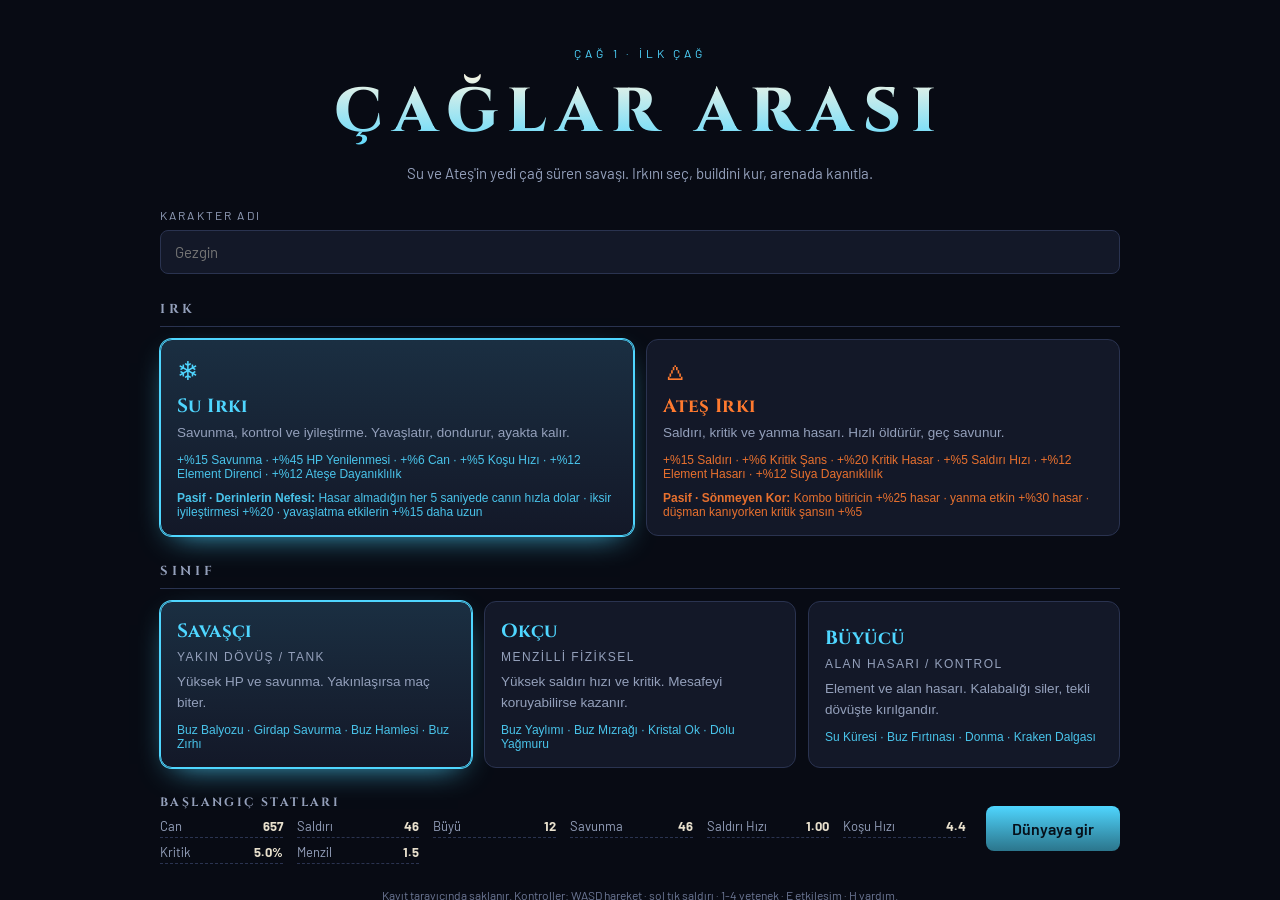
<file: cag-savasi-tek-dosya.html>
<!DOCTYPE html>
<html lang="tr">
<head>
<meta charset="UTF-8">
<meta name="viewport" content="width=device-width, initial-scale=1, maximum-scale=1, user-scalable=no, viewport-fit=cover">
<title>Çağlar Arası — Su ve Ateş</title>
<link rel="preconnect" href="https://fonts.googleapis.com">
<link rel="preconnect" href="https://fonts.gstatic.com" crossorigin>
<link href="https://fonts.googleapis.com/css2?family=Cinzel:wght@600;800&family=Barlow:wght@400;500;600;700;800&display=swap" rel="stylesheet">
<style>
/* =============================================================
   style.css — Çağlar Arası
   Palet: obsidyen zemin, parşömen yazı, ırk rengi vurgu
   ============================================================= */

:root {
  --bg: #080b14;
  --bg2: #0e1220;
  --panel: #131828;
  --panel2: #1a2033;
  --line: #2a3350;
  --ink: #e8e0cd;
  --dim: #94a0bb;
  --gold: #e8c04a;
  --danger: #ff4d6d;
  --good: #8fd45c;
  --warn: #ffab3a;
  --accent: #4fd6ff;

  --r-common: #b8b8b8;
  --r-uncommon: #69c76a;
  --r-rare: #4aa3ff;
  --r-epic: #b06cff;
  --r-legendary: #ffa93a;
  --r-mythic: #ff4d6d;

  --font-d: 'Cinzel', Georgia, serif;
  --font-b: 'Barlow', system-ui, -apple-system, sans-serif;
}

* { box-sizing: border-box; margin: 0; padding: 0; }
html, body { height: 100%; }
body {
  background: var(--bg);
  color: var(--ink);
  font-family: var(--font-b);
  overflow: hidden;
  -webkit-tap-highlight-color: transparent;
}
.hidden { display: none !important; }
.dim { color: var(--dim); }
.small { font-size: 12px; }
h1, h2, h3, h4 { font-family: var(--font-d); letter-spacing: .02em; }

/* ---------------- Butonlar ---------------- */
.btn {
  font-family: var(--font-b); font-weight: 600; font-size: 14px;
  color: var(--ink); background: var(--panel2);
  border: 1px solid var(--line); border-radius: 8px;
  padding: 9px 14px; cursor: pointer; transition: .15s;
}
.btn:hover:not(:disabled) { background: #222a42; border-color: var(--accent); }
.btn:disabled { opacity: .4; cursor: not-allowed; }
.btn.primary { background: linear-gradient(180deg, var(--accent), color-mix(in srgb, var(--accent) 55%, #000)); color: #06101a; border: none; }
.btn.primary:hover:not(:disabled) { filter: brightness(1.12); }
.btn.ghost { background: transparent; }
.btn.danger { border-color: #5a2233; color: #ff8ea3; }
.btn.big { font-size: 16px; padding: 13px 26px; }
button:focus-visible, input:focus-visible { outline: 2px solid var(--accent); outline-offset: 2px; }

/* =============================================================
   1) KARAKTER OLUŞTURMA
   ============================================================= */
.screen { height: 100%; overflow-y: auto; }
.create-wrap {
  max-width: 1000px; margin: 0 auto; padding: 46px 20px 60px;
}
.create-head { text-align: center; margin-bottom: 26px; }
.eyebrow {
  font-size: 12px; letter-spacing: .32em; text-transform: uppercase;
  color: var(--accent); margin-bottom: 10px;
}
.create-head h1 {
  font-size: clamp(34px, 7vw, 62px); font-weight: 800; letter-spacing: .16em;
  background: linear-gradient(180deg, #fff6e2, var(--accent));
  -webkit-background-clip: text; background-clip: text; color: transparent;
}
.create-head .sub { color: var(--dim); margin-top: 10px; font-size: 15px; }

.continue {
  display: flex; align-items: center; justify-content: space-between; gap: 16px;
  background: var(--panel); border: 1px solid var(--line); border-left: 3px solid var(--gold);
  border-radius: 10px; padding: 14px 18px; margin-bottom: 22px;
}
.continue h3 { font-size: 18px; }

.field { margin-bottom: 24px; }
.field label { display: block; font-size: 12px; letter-spacing: .18em; text-transform: uppercase; color: var(--dim); margin-bottom: 8px; }
.field input, .row input {
  width: 100%; background: var(--panel); border: 1px solid var(--line); color: var(--ink);
  border-radius: 8px; padding: 12px 14px; font-family: var(--font-b); font-size: 15px;
}
.step {
  font-size: 13px; letter-spacing: .28em; text-transform: uppercase;
  color: var(--dim); margin: 26px 0 12px;
  border-bottom: 1px solid var(--line); padding-bottom: 8px;
}
.picks { display: grid; gap: 12px; }
.picks.two { grid-template-columns: repeat(auto-fit, minmax(260px, 1fr)); }
.picks.three { grid-template-columns: repeat(auto-fit, minmax(220px, 1fr)); }
.pick {
  text-align: left; background: var(--panel); border: 1px solid var(--line);
  border-radius: 12px; padding: 16px; color: var(--ink); cursor: pointer; transition: .16s;
}
.pick:hover { border-color: var(--c); transform: translateY(-2px); }
.pick.on { border-color: var(--c); box-shadow: 0 0 0 1px var(--c), 0 10px 30px -14px var(--c); background: linear-gradient(180deg, color-mix(in srgb, var(--c) 12%, var(--panel)), var(--panel)); }
.pick .glyph { font-size: 26px; color: var(--c); display: block; margin-bottom: 6px; }
.pick h3 { font-size: 19px; color: var(--c); margin-bottom: 4px; }
.pick .role { font-size: 12px; letter-spacing: .12em; text-transform: uppercase; color: var(--dim); margin-bottom: 6px; }
.pick p { font-size: 13.5px; color: var(--dim); line-height: 1.5; }
.pick .bonus { display: block; margin-top: 10px; font-size: 12px; color: var(--c); opacity: .9; }

.create-foot {
  display: flex; align-items: center; justify-content: space-between; gap: 20px;
  margin-top: 26px; flex-wrap: wrap;
}
.preview { flex: 1; min-width: 260px; }
.preview h4 { font-size: 12px; letter-spacing: .2em; text-transform: uppercase; color: var(--dim); margin-bottom: 8px; }
.pv-stats { display: grid; grid-template-columns: repeat(auto-fit, minmax(110px, 1fr)); gap: 6px 14px; }
.pv-stats div { display: flex; justify-content: space-between; font-size: 13px; border-bottom: 1px dashed var(--line); padding-bottom: 3px; }
.pv-stats span { color: var(--dim); }
.note { margin-top: 24px; font-size: 12px; color: #6d7896; text-align: center; }

/* =============================================================
   2) OYUN EKRANI
   ============================================================= */
#screen-game { position: fixed; inset: 0; }
#game { width: 100%; height: 100%; display: block; cursor: crosshair; }

#hud { position: absolute; inset: 0; pointer-events: none; font-size: 13px; }
#hud button, #hud input { pointer-events: auto; }

/* --- Sol üst oyuncu paneli --- */
.hud-player {
  position: absolute; top: 12px; left: 12px; display: flex; gap: 10px;
  background: rgba(12,16,28,.78); border: 1px solid var(--line); border-radius: 12px;
  padding: 10px; backdrop-filter: blur(6px); min-width: 268px;
}
.portrait {
  width: 46px; height: 46px; border-radius: 10px; flex: none;
  background: radial-gradient(circle at 50% 30%, color-mix(in srgb, var(--accent) 60%, #000), #0b1020);
  border: 1px solid var(--accent); display: grid; place-items: center;
  font-family: var(--font-d); font-weight: 800; font-size: 12px; color: var(--ink);
}
.pbars { flex: 1; display: flex; flex-direction: column; gap: 4px; }
.pname { display: flex; justify-content: space-between; align-items: baseline; }
.pname b { font-family: var(--font-d); font-size: 14px; }
.pname span { font-size: 11px; color: var(--dim); }
.bar { position: relative; height: 13px; background: #0a0e18; border: 1px solid var(--line); border-radius: 4px; overflow: hidden; }
.bar span { position: absolute; inset: 0; display: grid; place-items: center; font-size: 10px; font-weight: 700; text-shadow: 0 1px 2px #000; }
.bar .fill { height: 100%; transition: width .18s; }
.bar.hp .fill { background: linear-gradient(90deg, #d8324a, #ff6a5c); }
.bar.xp { height: 7px; }
.bar.xp .fill { background: linear-gradient(90deg, #3a7fd0, #7fc4ff); }
.bar.mana { height: 5px; }
.bar.mana .fill { background: linear-gradient(90deg, #6a4fd0, #b06cff); }

/* --- Üst kaynak & menü --- */
.hud-top {
  position: absolute; top: 12px; left: 50%; transform: translateX(-50%);
  display: flex; align-items: center; gap: 8px;
  background: rgba(12,16,28,.78); border: 1px solid var(--line);
  border-radius: 12px; padding: 7px 10px; backdrop-filter: blur(6px);
}
.res { display: flex; align-items: center; gap: 6px; font-weight: 700; padding: 0 6px; }
.res.age { font-family: var(--font-d); font-size: 12px; color: var(--gold); border-left: 1px solid var(--line); padding-left: 12px; }
.ic { width: 12px; height: 12px; border-radius: 3px; display: inline-block; }
.ic.gold { background: linear-gradient(135deg, #ffe9a8, var(--gold)); }
.ic.mat { background: linear-gradient(135deg, #a8e6ff, #4a90c9); }
.menu { display: flex; gap: 4px; margin-left: 6px; border-left: 1px solid var(--line); padding-left: 10px; }
.menu button {
  position: relative; background: transparent; border: 1px solid transparent; color: var(--dim);
  font-family: var(--font-b); font-weight: 600; font-size: 12.5px;
  padding: 6px 10px; border-radius: 7px; cursor: pointer; transition: .14s;
}
.menu button:hover { color: var(--ink); background: var(--panel2); border-color: var(--line); }
.dot {
  position: absolute; top: -4px; right: -4px; min-width: 16px; height: 16px;
  background: var(--gold); color: #0b1020; border-radius: 8px;
  font-size: 10px; font-weight: 800; display: grid; place-items: center; padding: 0 4px;
}

/* --- Sağ: mini harita + görev --- */
.hud-right { position: absolute; top: 12px; right: 12px; width: 168px; }
.minibox { background: rgba(12,16,28,.78); border: 1px solid var(--line); border-radius: 12px; padding: 8px; }
#minimap { width: 150px; height: 150px; display: block; border-radius: 6px; }
#zone-name { text-align: center; font-family: var(--font-d); font-size: 12px; margin-top: 6px; color: var(--accent); }
#quest-tracker { margin-top: 8px; display: flex; flex-direction: column; gap: 4px; }
.qt {
  background: rgba(12,16,28,.7); border-left: 2px solid var(--accent);
  padding: 5px 8px; border-radius: 0 6px 6px 0; display: flex; justify-content: space-between; gap: 8px;
  font-size: 11.5px;
}
.qt.done { border-left-color: var(--good); color: var(--good); }
.qt-num { color: var(--dim); font-weight: 700; }
.qt-empty { font-size: 11px; color: #616c88; padding: 4px 8px; }

/* --- Boss & PvP barları --- */
#boss-bar {
  position: absolute; top: 74px; left: 50%; transform: translateX(-50%);
  width: min(560px, 80vw); background: rgba(12,16,28,.82);
  border: 1px solid #4a2333; border-radius: 10px; padding: 8px 12px;
}
.bb-name { font-family: var(--font-d); font-size: 14px; margin-bottom: 5px; display: flex; justify-content: space-between; }
.bb-name span { font-family: var(--font-b); font-size: 11px; color: var(--dim); }
.bar.big { height: 15px; }
.fill.boss { background: linear-gradient(90deg, #8a1030, var(--danger)); }

#pvp-bar {
  position: absolute; top: 12px; left: 50%; transform: translateX(-50%);
  display: flex; align-items: center; gap: 14px;
  background: rgba(12,16,28,.85); border: 1px solid var(--line);
  border-radius: 12px; padding: 10px 16px; width: min(680px, 92vw);
}
.pvp-side { flex: 1; }
.pvp-side.right { text-align: right; }
.pn { font-family: var(--font-d); font-size: 13px; margin-bottom: 4px; }
.fill.ally { background: linear-gradient(90deg, #2f7fd0, #7fc4ff); }
.fill.foe { background: linear-gradient(90deg, #ff6a3a, #ffab3a); }
.pvp-timer { font-family: var(--font-d); font-size: 20px; text-align: center; line-height: 1; }
.pvp-timer span { display: block; font-size: 10px; color: var(--dim); letter-spacing: .2em; }

/* --- Etkileşim ipucu --- */
#interact-hint {
  position: absolute; bottom: 132px; left: 50%; transform: translateX(-50%);
  background: rgba(12,16,28,.85); border: 1px solid var(--accent);
  border-radius: 8px; padding: 7px 14px; font-size: 13px;
}
#interact-hint b {
  display: inline-block; background: var(--accent); color: #06101a;
  border-radius: 4px; padding: 1px 6px; margin-right: 6px; font-size: 11px;
}

/* --- Yetenek çubuğu --- */
#skillbar {
  position: absolute; bottom: 16px; left: 50%; transform: translateX(-50%);
  display: flex; gap: 8px;
}
.skill {
  position: relative; width: 74px; height: 66px; overflow: hidden;
  background: rgba(16,21,36,.9); border: 1px solid var(--line); border-radius: 10px;
  color: var(--ink); cursor: pointer; display: flex; flex-direction: column;
  justify-content: flex-end; padding: 6px; transition: .14s;
}
.skill:hover { border-color: var(--accent); }
.skill.nomana { opacity: .55; }
.skill .key {
  position: absolute; top: 4px; left: 6px; font-size: 10px; font-weight: 800;
  color: var(--accent); letter-spacing: .06em;
}
.skill .mana { position: absolute; top: 4px; right: 6px; font-size: 10px; color: #b06cff; font-weight: 700; }
.skill .count { position: absolute; top: 4px; right: 6px; font-size: 11px; color: var(--good); font-weight: 800; }
.skill .sname { font-size: 11px; font-weight: 600; line-height: 1.15; text-align: left; }
.skill .cd { position: absolute; left: 0; bottom: 0; width: 100%; height: 0%; background: rgba(4,7,14,.72); transition: height .1s linear; }
.skill .cd-text { position: absolute; inset: 0; display: grid; place-items: center; font-size: 18px; font-weight: 800; color: #fff; }
.skill.util { width: 60px; }
.skill.util .sname { font-size: 10.5px; color: var(--dim); }

/* --- Joystick (dokunmatik) --- */
#joystick {
  position: absolute; bottom: 96px; left: 26px; width: 112px; height: 112px;
  border-radius: 50%; border: 1px solid var(--line); background: rgba(12,16,28,.4);
  display: none; pointer-events: auto; touch-action: none;
}
#joy-knob {
  position: absolute; left: 50%; top: 50%; width: 46px; height: 46px; margin: -23px 0 0 -23px;
  border-radius: 50%; background: rgba(120,160,220,.35); border: 1px solid var(--accent);
}

/* --- Toast --- */
#toasts { position: absolute; bottom: 100px; right: 16px; display: flex; flex-direction: column; gap: 6px; align-items: flex-end; }
.toast {
  background: rgba(12,16,28,.92); border: 1px solid var(--line); border-left: 3px solid var(--accent);
  border-radius: 6px; padding: 8px 12px; font-size: 12.5px; max-width: 300px;
  animation: slidein .25s ease; transition: opacity .35s, transform .35s;
}
.toast-good { border-left-color: var(--good); }
.toast-warn { border-left-color: var(--warn); }
.toast.out { opacity: 0; transform: translateX(20px); }
@keyframes slidein { from { opacity: 0; transform: translateX(24px); } }

/* =============================================================
   3) PANELLER (modal)
   ============================================================= */
#modal-layer {
  position: absolute; inset: 0; background: rgba(4,6,12,.72);
  display: grid; place-items: center; padding: 20px; z-index: 30; pointer-events: auto;
  backdrop-filter: blur(3px);
}
.modal {
  width: min(620px, 100%); max-height: 86vh; display: flex; flex-direction: column;
  background: var(--panel); border: 1px solid var(--line); border-radius: 14px;
  box-shadow: 0 30px 80px -30px #000;
}
.modal.wide { width: min(920px, 100%); }
.modal-head {
  display: flex; align-items: center; justify-content: space-between;
  padding: 14px 18px; border-bottom: 1px solid var(--line);
}
.modal-head h2 { font-size: 19px; }
.modal-head .pill, .pill {
  font-family: var(--font-b); font-size: 11px; font-weight: 700; color: var(--accent);
  background: color-mix(in srgb, var(--accent) 15%, transparent);
  border-radius: 20px; padding: 2px 9px; margin-left: 8px;
}
.close { background: none; border: none; color: var(--dim); font-size: 18px; cursor: pointer; }
.close:hover { color: var(--ink); }
.modal-body { padding: 16px 18px 20px; overflow-y: auto; }
.modal h4 { font-size: 12px; letter-spacing: .18em; text-transform: uppercase; color: var(--dim); margin: 16px 0 8px; }
.modal h4:first-child { margin-top: 0; }

/* --- Karakter paneli --- */
.char-grid { display: grid; grid-template-columns: 1fr 1fr; gap: 22px; }
.ident { display: flex; gap: 12px; align-items: center; margin-bottom: 6px; }
.ident-badge {
  width: 52px; height: 52px; border-radius: 12px; display: grid; place-items: center;
  font-family: var(--font-d); font-weight: 800; font-size: 20px;
  background: radial-gradient(circle at 50% 30%, color-mix(in srgb, var(--c) 55%, #000), #0b1020);
  border: 1px solid var(--c);
}
.ident h3 { font-size: 18px; }
.ident p { font-size: 12.5px; color: var(--dim); }
.stats { display: grid; grid-template-columns: 1fr 1fr; gap: 4px 16px; }
.strow { display: flex; justify-content: space-between; font-size: 12.5px; border-bottom: 1px dashed var(--line); padding: 3px 0; }
.strow span { color: var(--dim); }
.alloc { display: flex; flex-direction: column; gap: 5px; margin-bottom: 12px; }
.alrow { display: grid; grid-template-columns: 1fr auto auto auto; gap: 6px; align-items: center; font-size: 12.5px; }
.alname .cap { font-style: normal; font-size: 10px; color: #66718c; margin-left: 4px; }
.alpts { font-weight: 800; color: var(--accent); min-width: 22px; text-align: right; }
.mini {
  background: var(--panel2); border: 1px solid var(--line); color: var(--ink);
  border-radius: 6px; padding: 3px 8px; font-size: 11px; font-weight: 700; cursor: pointer;
}
.mini:disabled { opacity: .35; cursor: not-allowed; }
.eqgrid { display: grid; grid-template-columns: 1fr 1fr; gap: 6px; }
.eqslot {
  text-align: left; background: var(--panel2); border: 1px solid var(--line);
  border-radius: 8px; padding: 7px 9px; cursor: pointer; color: var(--ink);
}
.eqslot .eqname { display: block; font-size: 10px; letter-spacing: .1em; text-transform: uppercase; color: var(--dim); }
.eqslot b { font-size: 12.5px; display: block; }
.eqslot i { font-size: 10.5px; color: var(--dim); font-style: normal; }
.eqslot.empty b { color: #5b6580; }

/* Nadirlik renkleri */
.r-common { border-color: color-mix(in srgb, var(--r-common) 45%, var(--line)); }
.r-uncommon { border-color: var(--r-uncommon); }
.r-rare { border-color: var(--r-rare); }
.r-epic { border-color: var(--r-epic); }
.r-legendary { border-color: var(--r-legendary); box-shadow: 0 0 14px -6px var(--r-legendary); }
.r-mythic { border-color: var(--r-mythic); box-shadow: 0 0 16px -5px var(--r-mythic); }

/* --- Envanter --- */
.inv-wrap { display: grid; gap: 14px; }
.icells, .mcells { display: grid; grid-template-columns: repeat(auto-fill, minmax(150px, 1fr)); gap: 6px; }
.icell, .mcell {
  text-align: left; background: var(--panel2); border: 1px solid var(--line);
  border-radius: 8px; padding: 8px; cursor: pointer; color: var(--ink); transition: .14s;
}
.icell:hover, .mcell:hover { transform: translateY(-2px); background: #202742; }
.ic-slot { display: block; font-size: 9.5px; letter-spacing: .12em; text-transform: uppercase; color: var(--dim); }
.ic-name { display: block; font-size: 12.5px; font-weight: 600; line-height: 1.2; margin: 2px 0; }
.ic-lv, .ic-price { font-size: 11px; color: var(--gold); }
.matbox { background: var(--panel2); border: 1px solid var(--line); border-radius: 10px; padding: 12px; }
.mat { display: flex; align-items: center; gap: 8px; font-size: 12.5px; padding: 3px 0; }
.mat i { width: 10px; height: 10px; border-radius: 3px; }
.mat b { margin-left: auto; }
.inv-actions { display: flex; align-items: center; gap: 12px; flex-wrap: wrap; font-size: 12px; }

/* --- Item popup --- */
.itempop-layer { position: fixed; inset: 0; background: rgba(4,6,12,.6); display: grid; place-items: center; z-index: 50; padding: 20px; }
.itempop {
  width: min(400px, 100%); background: var(--panel); border: 1px solid var(--line);
  border-radius: 12px; padding: 18px; box-shadow: 0 24px 60px -24px #000;
}
.itempop h3 { font-size: 18px; margin-bottom: 4px; }
.istats { margin: 12px 0; display: flex; flex-direction: column; gap: 3px; }
.istat { display: flex; gap: 8px; font-size: 12.5px; border-bottom: 1px dashed var(--line); padding-bottom: 3px; }
.istat span { color: var(--dim); flex: 1; }
.istat b { color: var(--ink); }
.istat i { font-style: normal; font-weight: 700; font-size: 11.5px; }
.istat .up { color: var(--good); }
.istat .down { color: #ff7a8a; }
.ip-actions { display: flex; gap: 8px; flex-wrap: wrap; margin-top: 14px; }

/* --- Market --- */
.shop-top { display: flex; justify-content: space-between; align-items: center; gap: 12px; margin-bottom: 14px; flex-wrap: wrap; }
.shop-top .btn { margin-left: 6px; }

/* --- Craft --- */
.craft { display: flex; flex-direction: column; gap: 10px; }
.recipe {
  display: flex; justify-content: space-between; align-items: center; gap: 14px;
  background: var(--panel2); border: 1px solid var(--line); border-radius: 10px; padding: 12px 14px;
}
.recipe h4 { margin: 0 0 3px; font-size: 15px; letter-spacing: 0; text-transform: none; color: var(--ink); }
.mats { display: flex; flex-wrap: wrap; gap: 8px; margin-top: 6px; font-size: 11.5px; }
.mats .ok { color: var(--good); }
.mats .no { color: #ff7a8a; }

/* --- Görevler --- */
.quests { display: flex; flex-direction: column; gap: 10px; }
.questrow {
  display: flex; justify-content: space-between; align-items: center; gap: 14px;
  background: var(--panel2); border: 1px solid var(--line); border-radius: 10px; padding: 12px 14px;
}
.questrow h4 { margin: 0 0 4px; font-size: 14.5px; letter-spacing: 0; text-transform: none; color: var(--ink); }
.questrow .bar { margin-top: 7px; width: 240px; max-width: 44vw; height: 6px; }
.questrow .fill { background: linear-gradient(90deg, var(--accent), #fff); }
.questrow.done { border-color: var(--good); }

/* --- Çağlar --- */
.ages { display: flex; flex-direction: column; gap: 6px; }
.agerow {
  display: flex; align-items: center; gap: 14px; padding: 10px 12px;
  background: var(--panel2); border: 1px solid var(--line); border-radius: 10px; opacity: .55;
}
.agerow.unlocked { opacity: 1; }
.agerow.current { border-color: var(--gold); box-shadow: 0 0 18px -10px var(--gold); }
.agemark {
  width: 38px; height: 38px; flex: none; border-radius: 10px; display: grid; place-items: center;
  font-family: var(--font-d); font-weight: 800; background: color-mix(in srgb, var(--c) 25%, #0b1020);
  border: 1px solid var(--c); color: var(--c);
}
.agerow h4 { margin: 0; font-size: 15px; letter-spacing: 0; text-transform: none; color: var(--ink); }
.agestate { margin-left: auto; font-size: 11px; color: var(--dim); }
.agefoot { margin-top: 14px; display: flex; justify-content: space-between; align-items: center; gap: 14px; flex-wrap: wrap; }

/* --- Depo --- */
.storage { display: grid; grid-template-columns: 1fr 1fr; gap: 18px; }

/* --- PvP --- */
.pvp-panel { display: flex; flex-direction: column; gap: 16px; }
.rankbox {
  display: flex; align-items: center; gap: 18px; padding: 14px 18px;
  background: linear-gradient(90deg, color-mix(in srgb, var(--c) 14%, var(--panel2)), var(--panel2));
  border: 1px solid var(--c); border-radius: 12px;
}
.rankname { font-family: var(--font-d); font-size: 24px; color: var(--c); }
.mmr { font-weight: 700; }
.wl { margin-left: auto; color: var(--dim); }
.pvp-actions { display: flex; flex-direction: column; gap: 14px; }
.duel { background: var(--panel2); border: 1px solid var(--line); border-radius: 10px; padding: 12px 14px; }
.duel .row { display: flex; gap: 8px; margin: 8px 0; }
.mm-status { display: flex; align-items: center; gap: 10px; font-size: 13px; color: var(--accent); }
.spin {
  width: 14px; height: 14px; border-radius: 50%; border: 2px solid color-mix(in srgb, var(--accent) 30%, transparent);
  border-top-color: var(--accent); animation: spin .7s linear infinite;
}
@keyframes spin { to { transform: rotate(360deg); } }

.result { text-align: center; padding: 10px 0; }
.rbig { font-family: var(--font-d); font-size: 30px; margin-bottom: 16px; }
.result.win .rbig { color: var(--good); }
.result.lose .rbig { color: var(--danger); }
.rrew { display: flex; justify-content: center; gap: 26px; margin-bottom: 14px; }
.rrew div { display: flex; flex-direction: column; }
.rrew span { font-size: 11px; color: var(--dim); letter-spacing: .12em; text-transform: uppercase; }
.rrew b { font-size: 20px; font-family: var(--font-d); }
.result .ip-actions { justify-content: center; }

/* --- Yardım --- */
.keys { display: grid; grid-template-columns: repeat(auto-fit, minmax(200px, 1fr)); gap: 6px; font-size: 13px; }
.keys div { background: var(--panel2); border: 1px solid var(--line); border-radius: 7px; padding: 7px 10px; }
.keys b { color: var(--accent); margin-right: 6px; }

/* =============================================================
   4) RESPONSIVE / MOBİL
   ============================================================= */

@media (prefers-reduced-motion: reduce) {
  * { animation-duration: .01ms !important; transition-duration: .01ms !important; }
}


/* ===== KOMBO GÖSTERGESİ ===== */
#combo-ind{
  position:absolute; left:50%; top:26%; transform:translateX(-50%);
  text-align:center; pointer-events:none; z-index:6;
  font-family:'Cinzel',serif; letter-spacing:.06em;
  text-shadow:0 2px 14px rgba(0,0,0,.85);
}
#combo-ind b{ display:block; font-size:30px; color:var(--accent); line-height:1; }
#combo-ind span{ font-size:11px; opacity:.65; letter-spacing:.22em; text-transform:uppercase; }
#combo-ind.finish b{ font-size:38px; color:#ffd66b; }
#combo-ind.pop{ animation:comboPop .28s ease-out; }
@keyframes comboPop{
  0%{ transform:translateX(-50%) scale(.6); opacity:0; }
  55%{ transform:translateX(-50%) scale(1.16); opacity:1; }
  100%{ transform:translateX(-50%) scale(1); opacity:1; }
}

/* ===== İKSİR BUTONLARI ===== */
.skill.pot .count{ background:var(--pot); color:#0b0f18; font-weight:800; }
.skill.pot.empty{ opacity:.42; filter:grayscale(.7); }
.skill.auto{ min-width:56px; }
.skill.auto .count{ font-size:9px; letter-spacing:.08em; background:#2b3444; color:#8c97ab; }
.skill.auto.on .count{ background:#2f7d52; color:#dcffe9; }

/* ===== MARKET İKSİR TEZGÂHI ===== */
.potion-shop{ display:grid; gap:8px; margin-bottom:14px; }
.pot-row{
  display:flex; align-items:center; justify-content:space-between; gap:12px;
  padding:10px 12px; border-radius:10px;
  background:linear-gradient(90deg, color-mix(in srgb, var(--pot) 14%, transparent), transparent 65%);
  border:1px solid color-mix(in srgb, var(--pot) 35%, transparent);
}
.pot-info b{ display:block; color:var(--pot); font-size:14px; }
.pot-info span{ font-size:11.5px; opacity:.7; }
.pot-buy{ display:flex; gap:6px; flex-wrap:wrap; }
.btn.small{ padding:6px 10px; font-size:11.5px; }

/* ===== EFSUN ROZETİ ===== */
.ench{ font-size:11.5px; margin:-4px 0 8px; }
.ench.yes{ color:#c9a6ff; }
.ench.no{ color:#7b8496; }
.ench-dot{ color:#c9a6ff; font-style:normal; }

@media (max-width:860px){
  #combo-ind b{ font-size:24px; }
  .pot-row{ flex-direction:column; align-items:stretch; }
}

/* ===== IRK PASİFİ ===== */
.race-passive{
  margin:10px 0 14px; padding:10px 12px; border-radius:10px;
  border:1px solid color-mix(in srgb, var(--c) 32%, transparent);
  background:linear-gradient(90deg, color-mix(in srgb, var(--c) 12%, transparent), transparent 70%);
}
.race-passive b{ display:block; color:var(--c); font-size:13px; margin-bottom:3px; }
.race-passive span{ font-size:11.5px; opacity:.75; line-height:1.5; }
.pick-card .bonus.passive{ display:block; margin-top:6px; opacity:.62; font-size:10.5px; line-height:1.45; }

/* ===== MARKET KADEME SEKMELERİ ===== */
.tier-tabs{ display:flex; gap:6px; flex-wrap:wrap; margin-bottom:8px; }
.tier-tab{
  flex:1 1 110px; padding:7px 9px; border-radius:9px; cursor:pointer; text-align:left;
  background:#141a26; border:1px solid #263043; color:#e8e0cd;
  font-family:'Barlow',system-ui,sans-serif; transition:.15s;
}
.tier-tab b{ display:block; font-size:12px; color:var(--tc); }
.tier-tab span{ font-size:10px; opacity:.6; letter-spacing:.04em; }
.tier-tab:hover{ border-color:var(--tc); }
.tier-tab.on{ background:linear-gradient(180deg, color-mix(in srgb, var(--tc) 22%, transparent), transparent); border-color:var(--tc); }
.tier-tab.locked{ opacity:.5; }
.tier-tab.locked b::after{ content:' 🔒'; font-size:10px; }
.tier-note{ font-size:11.5px; opacity:.72; margin:0 0 12px; }
.tier-note.warn{ color:#ffcf7a; opacity:.95; }
.mcell.ench{ box-shadow:inset 0 0 0 1px rgba(201,166,255,.35); }
.istat.rare b{ color:#c9a6ff; }
.rare-tag{
  font-style:normal; font-size:8.5px; letter-spacing:.1em; text-transform:uppercase;
  color:#c9a6ff; border:1px solid rgba(201,166,255,.4); border-radius:4px; padding:0 3px; margin-left:4px;
}

/* ===== ÜZERİNDEKİ EKİPMAN (envanter) ===== */
.worn-box{ margin-bottom:14px; }
.worn-box h4{ margin:0 0 8px; }
.worn-grid{ display:grid; grid-template-columns:repeat(auto-fill,minmax(190px,1fr)); gap:8px; }
.worn{
  padding:9px 10px; border-radius:10px; text-align:left; cursor:pointer;
  background:#111725; border:1px solid #26304a; transition:.15s;
}
.worn:hover{ border-color:#4a5a80; transform:translateY(-1px); }
.worn.empty{ opacity:.45; cursor:default; }
.worn .wslot{ display:block; font-size:9.5px; letter-spacing:.14em; text-transform:uppercase; opacity:.55; }
.worn b{ display:block; font-size:12.5px; margin:2px 0 3px; line-height:1.25; }
.worn .wmeta{ display:block; font-size:10px; opacity:.55; margin-bottom:5px; }
.wstats{ display:flex; flex-wrap:wrap; gap:3px 8px; }
.wstats i{ font-style:normal; font-size:10.5px; opacity:.78; }
.wstats i b{ display:inline; font-size:10.5px; color:#e8e0cd; }
.wstats i.rare, .wstats i.rare b{ color:#c9a6ff; opacity:1; }
.worn.r-uncommon{ border-color:#3f6b40; } .worn.r-rare{ border-color:#2f5f96; }
.worn.r-epic{ border-color:#6b40a0; } .worn.r-legendary{ border-color:#a06a20; }
.worn.r-mythic{ border-color:#a03048; }

/* ===== YETENEK PANELİ ===== */
.skills-wrap{ display:flex; flex-direction:column; gap:12px; }
.skgrid{ display:grid; grid-template-columns:repeat(auto-fill,minmax(240px,1fr)); gap:10px; }
.skcard{
  padding:12px; border-radius:12px; background:#111725;
  border:1px solid color-mix(in srgb, var(--c) 28%, #26304a);
}
.skhead{ display:flex; align-items:center; gap:9px; margin-bottom:7px; }
.skkey{
  width:26px; height:26px; flex:0 0 26px; display:grid; place-items:center;
  border-radius:7px; background:color-mix(in srgb, var(--c) 22%, transparent);
  border:1px solid var(--c); color:var(--c); font-weight:800; font-size:13px;
}
.skhead b{ display:block; font-family:'Cinzel',serif; font-size:13.5px; color:var(--c); }
.skhow{ font-size:11.5px; margin:0 0 4px; line-height:1.5; }
.skrows{ margin:8px 0; border-top:1px solid #1e2637; padding-top:7px; }
.skrow{ display:flex; justify-content:space-between; gap:8px; font-size:11px; padding:2px 0; }
.skrow span{ opacity:.6; }
.skcard h5{ margin:8px 0 4px; font-size:10px; letter-spacing:.14em; text-transform:uppercase; opacity:.5; }
.skeff{ margin:0; padding-left:15px; }
.skeff li{ font-size:11px; line-height:1.55; opacity:.85; }
.skinfo{
  padding:11px 13px; border-radius:11px;
  border:1px solid color-mix(in srgb, var(--c) 30%, transparent);
  background:linear-gradient(90deg, color-mix(in srgb, var(--c) 12%, transparent), transparent 70%);
}
.skinfo b{ color:var(--c); font-size:13px; }
.skinfo p{ margin:4px 0 0; font-size:11.5px; line-height:1.6; opacity:.82; }


/* =============================================================
   MOBİL — tam ekran sığdırma ve dokunmatik kontroller
   ============================================================= */

/* Tarayıcı çubukları yüzünden kesilmesin: dvh + güvenli alan */
html, body { height: 100%; height: 100dvh; overscroll-behavior: none; }
body { position: fixed; inset: 0; width: 100%; touch-action: manipulation; }
#screen-game { inset: 0; height: 100dvh; }
#game { touch-action: none; }
#hud { padding: env(safe-area-inset-top) env(safe-area-inset-right) env(safe-area-inset-bottom) env(safe-area-inset-left); }

/* Karakter oluşturma ekranı küçük ekranda kaydırılabilir */
#screen-create { overflow-y: auto; -webkit-overflow-scrolling: touch; }

/* --- Dokunmatik aksiyon tuşları --- */
#touch-actions{
  position:absolute; right:calc(16px + env(safe-area-inset-right));
  bottom:calc(104px + env(safe-area-inset-bottom));
  display:none; align-items:flex-end; gap:10px; pointer-events:auto; z-index:8;
}
.tbtn{
  border-radius:50%; border:1px solid var(--line); background:rgba(16,21,36,.86);
  color:var(--ink); display:grid; place-items:center; touch-action:none;
  font-size:22px; font-weight:700; -webkit-user-select:none; user-select:none;
  box-shadow:0 6px 18px -8px #000;
}
.tbtn.big{ width:86px; height:86px; font-size:34px; border-color:var(--accent); color:var(--accent);
  background:radial-gradient(circle at 50% 35%, color-mix(in srgb, var(--accent) 26%, transparent), rgba(16,21,36,.9)); }
.tbtn.small{ width:54px; height:54px; font-size:18px; }
.tbtn:active{ transform:scale(.93); filter:brightness(1.25); }

/* --- Mobil menü düğmesi --- */
#menu-toggle{
  position:absolute; top:calc(10px + env(safe-area-inset-top)); right:calc(10px + env(safe-area-inset-right));
  display:none; width:42px; height:42px; border-radius:11px; z-index:12;
  background:rgba(12,16,28,.85); border:1px solid var(--line); color:var(--ink); font-size:19px;
  pointer-events:auto;
}

/* Dokunmatik cihazlarda joystick her zaman görünür */
body.is-touch #joystick,
body.is-touch #touch-actions{ display:flex; }
body.is-touch #joystick{ display:block; }
body.is-touch #game{ cursor:default; }

/* ================= DAR EKRAN DÜZENİ ================= */
@media (max-width: 900px), (pointer: coarse) and (max-width: 1100px) {
  .char-grid, .storage, .inv-wrap { grid-template-columns: 1fr; }

  /* Sol üst: küçük oyuncu paneli */
  .hud-player{ top:calc(8px + env(safe-area-inset-top)); left:calc(8px + env(safe-area-inset-left));
    min-width:0; width:min(52vw,240px); gap:7px; padding:6px 8px; transform:scale(.92); transform-origin:top left; }

  /* Üst: kaynak barı küçülür, menü gizlenip ☰ ile açılır */
  .hud-top{ top:calc(74px + env(safe-area-inset-top)); left:calc(8px + env(safe-area-inset-left)); transform:none;
    padding:4px 8px; font-size:11.5px; gap:4px; border-radius:10px; }
  .res.age{ display:none; }
  #menu-toggle{ display:block; }
  .menu{
    position:fixed; top:calc(58px + env(safe-area-inset-top)); right:calc(10px + env(safe-area-inset-right));
    flex-direction:column; gap:4px; margin:0; padding:8px; border:1px solid var(--line);
    background:rgba(12,16,28,.95); border-radius:12px; z-index:11;
    display:none; box-shadow:0 20px 40px -20px #000;
  }
  body.menu-open .menu{ display:flex; }
  .menu button{ font-size:14px; padding:10px 14px; text-align:left; min-width:132px; }

  /* Sağ: mini harita küçülür, görev takibi gizlenir */
  .hud-right{ top:calc(8px + env(safe-area-inset-top)); right:calc(58px + env(safe-area-inset-right)); width:96px; }
  #minimap{ width:88px; height:88px; }
  #zone-name{ font-size:10.5px; margin-top:3px; }
  #quest-tracker{ display:none; }

  /* Yetenek çubuğu: en altta tam genişlik, yatay kaydırmalı tek sıra */
  #skillbar{
    left:0; right:0; transform:none; justify-content:flex-start;
    bottom:calc(6px + env(safe-area-inset-bottom));
    padding:0 10px; gap:6px; flex-wrap:nowrap;
    overflow-x:auto; overflow-y:hidden; scrollbar-width:none;
    -webkit-overflow-scrolling:touch;
  }
  #skillbar::-webkit-scrollbar{ display:none; }
  .skill{ width:56px; height:52px; flex:0 0 auto; padding:4px; border-radius:9px; }
  .skill .sname{ font-size:9px; }
  .skill .key{ font-size:8.5px; top:3px; left:4px; }
  .skill .mana, .skill .count{ font-size:9px; top:3px; right:4px; }
  .skill.util{ width:48px; }
  .skill.auto{ width:54px; min-width:0; }
  body.is-touch #btn-dash{ display:none; }        /* ayrı dash tuşu var */

  /* Joystick sol altta, aksiyon tuşları sağ altta — yetenek çubuğunun üstünde */
  #joystick{ bottom:calc(72px + env(safe-area-inset-bottom)); left:calc(16px + env(safe-area-inset-left));
    width:104px; height:104px; }
  #touch-actions{ bottom:calc(72px + env(safe-area-inset-bottom)); right:calc(14px + env(safe-area-inset-right)); }

  #toasts{ bottom:calc(190px + env(safe-area-inset-bottom)); right:10px; }
  .toast{ font-size:11.5px; padding:6px 10px; max-width:62vw; }
  #interact-hint{ bottom:calc(192px + env(safe-area-inset-bottom)); }
  #combo-ind{ top:16%; }
  #combo-ind b{ font-size:26px; }
  #boss-bar, #pvp-bar{ top:calc(96px + env(safe-area-inset-top)); width:min(88vw,420px); }

  /* Paneller tam ekran ve kaydırılabilir */
  #modal-layer{ padding:0; }
  .modal, .modal.wide{
    width:100%; max-width:100%; height:100dvh; max-height:100dvh; border-radius:0; border:none;
    padding-top:env(safe-area-inset-top); padding-bottom:env(safe-area-inset-bottom);
  }
  .modal-body{ padding:12px 12px 24px; -webkit-overflow-scrolling:touch; }
  .modal-head{ padding:10px 12px; }
  .modal-head h2{ font-size:16px; }
  #modal-close{ width:40px; height:40px; font-size:20px; }

  /* Panel içi ızgaralar tek/iki sütuna */
  .icells{ grid-template-columns:repeat(auto-fill,minmax(46%,1fr)); }
  .worn-grid, .skgrid, .eqgrid{ grid-template-columns:1fr; }
  .mcells{ grid-template-columns:repeat(auto-fill,minmax(46%,1fr)); }
  .tier-tab{ flex:1 1 46%; }
  .itempop{ width:min(94vw,420px); max-height:86dvh; overflow-y:auto; }
  .btn{ padding:11px 14px; }          /* dokunmatik hedef büyütme */
  .mini{ min-width:38px; min-height:32px; }

  /* Karakter oluşturma dar ekranda tek sütun */
  .picks.two, .picks.three{ grid-template-columns:1fr; }
  .create-wrap{ padding:18px 14px calc(28px + env(safe-area-inset-bottom)); }
  .create-head h1{ font-size:30px; }
}

/* Yatay (landscape) telefon: dikey alan çok az */
@media (max-height: 480px) and (pointer: coarse) {
  .hud-player{ transform:scale(.8); }
  #joystick{ width:88px; height:88px; bottom:calc(60px + env(safe-area-inset-bottom)); }
  #touch-actions{ bottom:calc(60px + env(safe-area-inset-bottom)); }
  .tbtn.big{ width:66px; height:66px; font-size:26px; }
  .tbtn.small{ width:44px; height:44px; font-size:15px; }
  #skillbar{ bottom:calc(4px + env(safe-area-inset-bottom)); }
  .skill{ width:48px; height:44px; }
  .hud-top{ top:calc(70px + env(safe-area-inset-top)); left:calc(8px + env(safe-area-inset-left)); right:auto; transform:none; }
  #boss-bar, #pvp-bar{ top:calc(108px + env(safe-area-inset-top)); }
  #toasts{ bottom:auto; top:calc(134px + env(safe-area-inset-top)); right:calc(10px + env(safe-area-inset-right)); }
}

</style>
</head>
<body>

<!-- =========================================================
     1) KARAKTER OLUŞTURMA
     ========================================================= -->
<section id="screen-create" class="screen">
  <div class="create-wrap">
    <header class="create-head">
      <p class="eyebrow">Çağ 1 · İlk Çağ</p>
      <h1>ÇAĞLAR ARASI</h1>
      <p class="sub">Su ve Ateş'in yedi çağ süren savaşı. Irkını seç, buildini kur, arenada kanıtla.</p>
    </header>

    <div id="continue-box" class="continue hidden"></div>

    <div class="field">
      <label for="char-name">Karakter adı</label>
      <input id="char-name" maxlength="14" placeholder="Gezgin" autocomplete="off">
    </div>

    <h2 class="step">Irk</h2>
    <div id="race-list" class="picks two"></div>

    <h2 class="step">Sınıf</h2>
    <div id="class-list" class="picks three"></div>

    <div class="create-foot">
      <div id="preview" class="preview"></div>
      <button id="btn-start" class="btn primary big">Dünyaya gir</button>
    </div>

    <p class="note">Kayıt tarayıcında saklanır. Kontroller: WASD hareket · sol tık saldırı · 1-4 yetenek · E etkileşim · H yardım.</p>
  </div>
</section>

<!-- =========================================================
     2) OYUN
     ========================================================= -->
<div id="screen-game" class="hidden">
  <canvas id="game"></canvas>

  <div id="hud">
    <!-- Sol üst: karakter -->
    <div class="hud-player">
      <div class="portrait"><span id="p-level">Lv 1</span></div>
      <div class="pbars">
        <div class="pname"><b id="p-name">—</b><span id="p-class">—</span></div>
        <div class="bar hp"><div class="fill" id="hp-fill"></div><span id="hp-text"></span></div>
        <div class="bar xp"><div class="fill" id="xp-fill"></div><span id="xp-text"></span></div>
        <div class="bar mana"><div class="fill" id="mana-fill"></div></div>
      </div>
    </div>

    <!-- Üst: kaynaklar + menü -->
    <div class="hud-top">
      <div class="res"><i class="ic gold"></i><span id="res-gold">0</span></div>
      <div class="res"><i class="ic mat"></i><span id="res-mats">0</span></div>
      <div class="res age"><span id="res-age">İlk Çağ</span></div>
      <nav class="menu">
        <button data-panel="char" title="Karakter (C)">Karakter<span id="statpoint-dot" class="dot hidden">0</span></button>
        <button data-panel="inventory" title="Envanter (I)">Envanter</button>
        <button data-panel="skills" title="Yetenekler (Y)">Yetenek</button>
        <button data-panel="quest" title="Görevler (K)">Görev</button>
        <button data-panel="age" title="Çağlar (M)">Çağ</button>
        <button data-panel="pvp" title="PvP">PvP</button>
        <button data-panel="help" title="Yardım (H)">?</button>
      </nav>
    </div>

    <!-- Sağ: mini harita + görev takibi -->
    <div class="hud-right">
      <div class="minibox">
        <canvas id="minimap" width="150" height="150"></canvas>
        <div id="zone-name">—</div>
      </div>
      <div id="quest-tracker"></div>
    </div>

    <!-- Boss / PvP barları -->
    <div id="boss-bar" class="hidden"></div>
    <div id="pvp-bar" class="hidden"></div>

    <!-- Etkileşim ipucu -->
    <div id="interact-hint" class="hidden"></div>
    <div id="combo-ind" class="hidden"></div>

    <!-- Alt: yetenek çubuğu -->
    <div id="skillbar"></div>

    <!-- Mobil joystick -->
    <div id="joystick"><div id="joy-knob"></div></div>

    <!-- Mobil aksiyon tuşları -->
    <div id="touch-actions">
      <button id="tb-interact" class="tbtn small" aria-label="Etkileşim">E</button>
      <button id="tb-dash" class="tbtn small" aria-label="Sıçra">⇉</button>
      <button id="tb-attack" class="tbtn big" aria-label="Saldır">⚔</button>
    </div>

    <!-- Mobil menü aç/kapat -->
    <button id="menu-toggle" aria-label="Menü">☰</button>

    <div id="toasts"></div>
  </div>

  <!-- Panel katmanı -->
  <div id="modal-layer" class="hidden"><div id="modal" class="modal"></div></div>
</div>

<!-- =========================================================
     Betikler — yükleme sırası bağımlılığa göre
     ========================================================= -->
<script>
/* ===== js/utils.js ===== */
/* =============================================================
   utils.js — matematik, rastgelelik, biçimlendirme, event bus
   ============================================================= */

const U = {
  clamp(v, a, b) { return v < a ? a : (v > b ? b : v); },
  lerp(a, b, t) { return a + (b - a) * t; },
  rand(a = 0, b = 1) { return a + Math.random() * (b - a); },
  randInt(a, b) { return Math.floor(a + Math.random() * (b - a + 1)); },
  chance(p) { return Math.random() < p; },
  pick(arr) { return arr[Math.floor(Math.random() * arr.length)]; },

  weightedPick(list, weightKey = 'weight') {
    let total = 0;
    for (const it of list) total += it[weightKey];
    let r = Math.random() * total;
    for (const it of list) { r -= it[weightKey]; if (r <= 0) return it; }
    return list[list.length - 1];
  },

  dist(ax, ay, bx, by) { const dx = bx - ax, dy = by - ay; return Math.sqrt(dx * dx + dy * dy); },
  dist2(ax, ay, bx, by) { const dx = bx - ax, dy = by - ay; return dx * dx + dy * dy; },
  angle(ax, ay, bx, by) { return Math.atan2(by - ay, bx - ax); },

  uid() { return Math.random().toString(36).slice(2, 10) + Date.now().toString(36).slice(-4); },

  fmt(n) {
    n = Math.floor(n);
    return n.toString().replace(/\B(?=(\d{3})+(?!\d))/g, '.');
  },
  pct(v, d = 0) { return (v * 100).toFixed(d) + '%'; },

  /* Stat değerini okunur biçime çevirir */
  fmtStat(key, v) {
    const pctKeys = ['critChance', 'critDamage', 'penetration', 'elementDamage', 'elementRes',
                     'resSu', 'resAtes', 'dmgBoss', 'dmgMonster', 'dmgPlayer', 'dmgStone'];
    if (pctKeys.includes(key)) return (v >= 0 ? '+' : '') + (v * 100).toFixed(1) + '%';
    if (key === 'attackSpeed') return (v >= 0 ? '+' : '') + v.toFixed(2);
    if (key === 'moveSpeed' || key === 'hpRegen') return (v >= 0 ? '+' : '') + v.toFixed(1);
    return (v >= 0 ? '+' : '') + Math.round(v);
  },

  statName(key) {
    const map = {
      maxHp: 'Can', hpRegen: 'HP Yenilenmesi', attack: 'Saldırı Gücü', magic: 'Büyü Gücü',
      defense: 'Savunma', attackSpeed: 'Saldırı Hızı', moveSpeed: 'Koşu Hızı',
      critChance: 'Kritik Şans', critDamage: 'Kritik Hasar', penetration: 'Delici Vuruş',
      range: 'Menzil', elementDamage: 'Element Hasarı', elementRes: 'Element Direnci',
      resSu: 'Suya Karşı Dayanıklılık', resAtes: 'Ateşe Karşı Dayanıklılık',
      dmgBoss: "Boss'a Karşı Güçlü", dmgMonster: 'Canavara Karşı Güçlü',
      dmgPlayer: 'Oyuncuya Karşı Güçlü', dmgStone: 'Maden Taşına Karşı Güçlü'
    };
    return map[key] || key;
  },

  /* Basit yayın-abone sistemi (görev takibi, UI güncellemesi) */
  bus: {
    _h: {},
    on(evt, fn) { (this._h[evt] = this._h[evt] || []).push(fn); },
    emit(evt, data) { (this._h[evt] || []).forEach(fn => fn(data)); }
  },

  /* Nokta bir daire içinde mi */
  inCircle(px, py, cx, cy, r) { return U.dist2(px, py, cx, cy) <= r * r; },

  /* Açı farkı (-PI..PI) */
  angleDiff(a, b) {
    let d = b - a;
    while (d > Math.PI) d -= Math.PI * 2;
    while (d < -Math.PI) d += Math.PI * 2;
    return d;
  },

  now() { return performance.now() / 1000; }
};

;
/* ===== js/data.js ===== */
/* =============================================================
   data.js — TÜM OYUN VERİSİ (data-driven tasarım)
   Kod içine sabit değer gömülmez; denge buradan ayarlanır.
   ============================================================= */

const GameData = {

  /* ---------------- IRKLAR ---------------- */
  RACES: {
    su: {
      id: 'su', name: 'Su Irkı', element: 'su',
      colors: { primary: '#4fd6ff', dark: '#0f4c6b', light: '#d7f6ff', aura: '#7ce9ff' },
      desc: 'Savunma, kontrol ve iyileştirme. Yavaşlatır, dondurur, ayakta kalır.',
      bonus: { defense: 0.15, hpRegen: 0.45, moveSpeed: 0.05, elementRes: 0.12, resAtes: 0.12, maxHp: 0.06 },
      bonusText: '+%15 Savunma · +%45 HP Yenilenmesi · +%6 Can · +%5 Koşu Hızı · +%12 Element Direnci · +%12 Ateşe Dayanıklılık',
      /* Pasif: hasar almayınca hızlı toparlanır, iksirler daha çok iyileştirir */
      passive: {
        name: 'Derinlerin Nefesi',
        text: 'Hasar almadığın her 5 saniyede canın hızla dolar · iksir iyileştirmesi +%20 · yavaşlatma etkilerin +%15 daha uzun',
        regenMul: 1.9, potionMul: 1.20, slowDurMul: 1.15
      }
    },
    ates: {
      id: 'ates', name: 'Ateş Irkı', element: 'ates',
      colors: { primary: '#ff7a2f', dark: '#6b1f0f', light: '#ffd9a8', aura: '#ffb347' },
      desc: 'Saldırı, kritik ve yanma hasarı. Hızlı öldürür, geç savunur.',
      bonus: { attack: 0.15, critChance: 0.06, critDamage: 0.20, elementDamage: 0.12, resSu: 0.12, attackSpeed: 0.05 },
      bonusText: '+%15 Saldırı · +%6 Kritik Şans · +%20 Kritik Hasar · +%5 Saldırı Hızı · +%12 Element Hasarı · +%12 Suya Dayanıklılık',
      /* Pasif: kombo bitiricisi ve yanma hasarı güçlenir */
      passive: {
        name: 'Sönmeyen Kor',
        text: 'Kombo bitiricin +%25 hasar · yanma etkin +%30 hasar · düşman kanıyorken kritik şansın +%5',
        finisherMul: 1.25, burnMul: 1.30, critVsBurning: 0.05
      }
    }
  },

  /* ---------------- SINIFLAR ---------------- */
  CLASSES: {
    savasci: {
      id: 'savasci', name: 'Savaşçı', role: 'Yakın Dövüş / Tank',
      desc: 'Yüksek HP ve savunma. Yakınlaşırsa maç biter.',
      base: { maxHp: 620, attack: 46, magic: 12, defense: 40, attackSpeed: 1.00,
              moveSpeed: 4.2, critChance: 0.05, critDamage: 1.5, penetration: 0.05, range: 1.5 },
      growth: { maxHp: 52, attack: 4.6, magic: 1.0, defense: 3.6 },
      damageStat: 'attack',
      skills: ['gucluVurus', 'donerSaldiri', 'kalkanDarbesi', 'ofke']
    },
    okcu: {
      id: 'okcu', name: 'Okçu', role: 'Menzilli Fiziksel',
      desc: 'Yüksek saldırı hızı ve kritik. Mesafeyi koruyabilirse kazanır.',
      base: { maxHp: 430, attack: 52, magic: 14, defense: 22, attackSpeed: 1.35,
              moveSpeed: 4.6, critChance: 0.10, critDamage: 1.6, penetration: 0.10, range: 7.5 },
      growth: { maxHp: 32, attack: 5.4, magic: 1.2, defense: 1.9 },
      damageStat: 'attack',
      skills: ['cokluOk', 'deliciOk', 'kritikOk', 'okYagmuru']
    },
    buyucu: {
      id: 'buyucu', name: 'Büyücü', role: 'Alan Hasarı / Kontrol',
      desc: 'Element ve alan hasarı. Kalabalığı siler, tekli dövüşte kırılgandır.',
      base: { maxHp: 460, attack: 22, magic: 58, defense: 24, attackSpeed: 1.05,
              moveSpeed: 4.3, critChance: 0.07, critDamage: 1.55, penetration: 0.06, range: 6.5 },
      growth: { maxHp: 34, attack: 1.4, magic: 5.8, defense: 2.1 },
      damageStat: 'magic',
      skills: ['elementTopu', 'alanBuyusu', 'kontrolBuyusu', 'ultimate']
    }
  },

  /* ---------------- YETENEKLER ----------------
     type: melee | projectile | area | dash | buff
     Su/Ateş varyantı isim ve efekt olarak ayrışır.        */
  SKILLS: {
    gucluVurus: {
      name: { su: 'Buz Balyozu', ates: 'Alev Balyozu' }, type: 'melee',
      mult: 2.35, cd: 4.5, mana: 18, radius: 2.4, arc: 1.5,
      effect: { su: { slow: 0.35, dur: 2 }, ates: { burn: 0.35, dur: 3 } },
      desc: 'Önündeki dar alana ağır tek vuruş.'
    },
    donerSaldiri: {
      name: { su: 'Girdap Savurma', ates: 'Alev Kasırgası' }, type: 'area',
      mult: 1.55, cd: 8, mana: 26, radius: 3.2, hits: 3, tick: 0.35, self: true,
      effect: { su: { slow: 0.25, dur: 1.5 }, ates: { burn: 0.25, dur: 3 } },
      desc: 'Çevrende 3 vuruşluk dönen alan saldırısı.'
    },
    kalkanDarbesi: {
      name: { su: 'Buz Hamlesi', ates: 'Kor Hamlesi' }, type: 'dash',
      mult: 1.35, cd: 9, mana: 20, radius: 1.8, dashDist: 4.5,
      effect: { su: { stun: 1.1 }, ates: { stun: 0.7, burn: 0.3, dur: 3 } },
      desc: 'İleri atılır, çarptığını sersemletir.'
    },
    ofke: {
      name: { su: 'Buz Zırhı', ates: 'Öfke' }, type: 'buff',
      cd: 22, mana: 30, dur: 8,
      buff: { su: { defense: 0.55, hpRegen: 8 }, ates: { attack: 0.40, attackSpeed: 0.30 } },
      desc: 'Kısa süreli güçlü kişisel takviye.'
    },

    cokluOk: {
      name: { su: 'Buz Yaylımı', ates: 'Kor Yaylımı' }, type: 'projectile',
      mult: 0.85, cd: 5, mana: 18, count: 5, spread: 0.55, speed: 15, life: 0.8,
      effect: { su: { slow: 0.25, dur: 1.5 }, ates: { burn: 0.2, dur: 3 } },
      desc: 'Yelpaze şeklinde 5 ok.'
    },
    deliciOk: {
      name: { su: 'Buz Mızrağı', ates: 'Lav Mızrağı' }, type: 'projectile',
      mult: 2.1, cd: 7, mana: 22, count: 1, speed: 22, life: 1.1, pierce: 5, bonusPen: 0.35,
      desc: 'Düşmanları delip geçer, savunmayı yok sayar.'
    },
    kritikOk: {
      name: { su: 'Kristal Ok', ates: 'Patlayıcı Ok' }, type: 'projectile',
      mult: 2.0, cd: 9, mana: 24, count: 1, speed: 18, life: 1.2, forceCrit: true, splash: 2.2,
      effect: { su: { slow: 0.4, dur: 2 }, ates: { burn: 0.5, dur: 4 } },
      desc: 'Garantili kritik, isabet yerinde patlar.'
    },
    okYagmuru: {
      name: { su: 'Dolu Yağmuru', ates: 'Ateş Yağmuru' }, type: 'area',
      mult: 0.95, cd: 16, mana: 38, radius: 3.6, hits: 5, tick: 0.4, castRange: 8,
      effect: { su: { slow: 0.3, dur: 1.5 }, ates: { burn: 0.35, dur: 3 } },
      desc: 'İmleçteki bölgeye 5 dalga ok yağdırır.'
    },

    elementTopu: {
      name: { su: 'Su Küresi', ates: 'Ateş Topu' }, type: 'projectile',
      mult: 1.9, cd: 4, mana: 20, count: 1, speed: 12, life: 1.4, splash: 2.4,
      effect: { su: { slow: 0.3, dur: 2 }, ates: { burn: 0.4, dur: 3 } },
      desc: 'İsabet yerinde patlayan element küresi.'
    },
    alanBuyusu: {
      name: { su: 'Buz Fırtınası', ates: 'Meteor' }, type: 'area',
      mult: 1.25, cd: 12, mana: 34, radius: 3.4, hits: 4, tick: 0.5, castRange: 7.5,
      effect: { su: { slow: 0.45, dur: 2 }, ates: { burn: 0.45, dur: 4 } },
      desc: 'Hedef bölgeye uzun süreli alan hasarı.'
    },
    kontrolBuyusu: {
      name: { su: 'Donma', ates: 'Alev Duvarı' }, type: 'area',
      mult: 0.7, cd: 14, mana: 30, radius: 3.0, hits: 2, tick: 0.5, castRange: 6,
      effect: { su: { stun: 1.6 }, ates: { burn: 0.6, dur: 5, slow: 0.3, dur2: 2 } },
      heal: { su: 0.18, ates: 0 },
      desc: 'Kontrol büyüsü. Su ırkı ayrıca kendini iyileştirir.'
    },
    ultimate: {
      name: { su: 'Kraken Dalgası', ates: 'Ejderha Nefesi' }, type: 'area',
      mult: 3.4, cd: 30, mana: 60, radius: 4.6, hits: 1, self: true,
      effect: { su: { slow: 0.5, dur: 3 }, ates: { burn: 0.8, dur: 5 } },
      desc: 'Çevrendeki her şeyi süpüren ultimate.'
    }
  },

  /* ---------------- STAT DAĞITIMI ----------------
     Level başına 5 puan. Her puanın etkisi + soft-cap. */
  ALLOC: [
    { key: 'maxHp',       name: 'Can (HP)',        per: 34,    fmt: 'flat' },
    { key: 'attack',      name: 'Saldırı Gücü',    per: 5.2,   fmt: 'flat' },
    { key: 'magic',       name: 'Büyü Gücü',       per: 5.2,   fmt: 'flat' },
    { key: 'defense',     name: 'Savunma',         per: 3.4,   fmt: 'flat' },
    { key: 'critChance',  name: 'Kritik Şans',     per: 0.006, fmt: 'pct' },
    { key: 'critDamage',  name: 'Kritik Hasar',    per: 0.03,  fmt: 'pct' },
    { key: 'penetration', name: 'Delici Vuruş',    per: 0.005, fmt: 'pct' },
    { key: 'attackSpeed', name: 'Saldırı Hızı',    per: 0.012, fmt: 'x' },
    { key: 'moveSpeed',   name: 'Koşu Hızı',       per: 0.03,  fmt: 'flat1' }
  ],

  /* Soft-cap: eşiği aşan kısım %35 verim. Sert tavan: hard. */
  SOFTCAP: {
    critChance:  { soft: 0.50, rate: 0.35, hard: 0.75 },
    penetration: { soft: 0.40, rate: 0.35, hard: 0.65 },
    attackSpeed: { soft: 1.80, rate: 0.35, hard: 2.50 },
    moveSpeed:   { soft: 6.00, rate: 0.30, hard: 7.50 },
    critDamage:  { soft: 3.00, rate: 0.40, hard: 4.50 },
    elementRes:  { soft: 0.50, rate: 0.30, hard: 0.75 },
    resSu:       { soft: 0.40, rate: 0.30, hard: 0.65 },
    resAtes:     { soft: 0.40, rate: 0.30, hard: 0.65 },
    dmgBoss:     { soft: 0.45, rate: 0.30, hard: 0.80 },
    dmgMonster:  { soft: 0.45, rate: 0.30, hard: 0.80 },
    dmgPlayer:   { soft: 0.35, rate: 0.30, hard: 0.60 },
    dmgStone:    { soft: 0.55, rate: 0.30, hard: 0.95 }
  },

  /* ---------------- DENGE / FORMÜL SABİTLERİ ---------------- */
  BALANCE: {
    statPointsPerLevel: 5,
    maxLevel: 100,
    defenseK: 110,             // savunma azaltma sabiti
    defensePerLevel: 16,
    elementAdvantage: 0.20,    // karşıt elemente +%20
    variance: 0.05,            // ±%5 hasar sapması
    manaMax: 100,
    manaRegen: 6.5,            // saniyede
    potionHeal: 0.35,          // max HP yüzdesi
    potionCd: 8,
    dashCd: 3.2,
    monsterAtkMul: 1.6,        // yaratık saldırısı çarpanı (tek noktadan denge)
    dashDist: 3.6,
    respawnTime: 3,
    xpCurve: (lv) => Math.floor(55 * Math.pow(lv, 1.62) + 70 * lv),
    goldSellRate: 0.30,
    pvpMatchTime: 120,

    /* --- Kombo (saldırıya basılı tut) ---
       Ardışık vuruşlar zincirlenir; 3. vuruş bitirici (daha geniş + sert). */
    combo: {
      window: 1.15,                 // zincirin kopmadan önceki bekleme süresi (sn)
      mults: [1.00, 1.20, 1.60],    // vuruş çarpanları
      speed: [1.00, 0.80, 0.70],    // sonraki vuruş bekleme çarpanı (hızlanır)
      radiusBonus: [0, 0.15, 0.55], // bitiricinin menzili genişler
      arcBonus:    [0, 0.15, 0.85],
      finisherEffect: { su: { slow: 0.35, dur: 2 }, ates: { burn: 0.4, dur: 3 } }
    },

    /* --- Can yenilenmesi (Metin2 mantığı) --- */
    regen: {
      monsterCombat: 0.005,   // savaşırken saniyede max HP oranı
      monsterIdle:   0.075,   // aggro düşünce hızlı toparlanır
      bossCombat:    0.011,
      bossIdle:      0.10,
      playerIdle:    0.020,   // 5 sn hasar almadıysan
      idleDelay:     5
    },

    /* --- İksirler (markette satılır, basılı tutunca da içilir) --- */
    autoPotionAt: 0.45        // otomatik iksir eşiği (max HP oranı)
  },

  /* ---------------- İKSİRLER ---------------- */
  POTIONS: {
    kucuk: { id: 'kucuk', name: 'Küçük Can İksiri', heal: 0.22, cd: 1.1, price: 45,  bundle: 10, color: '#ff6b7d', key: 'Q' },
    buyuk: { id: 'buyuk', name: 'Büyük Can İksiri', heal: 0.55, cd: 5.0, price: 170, bundle: 5,  color: '#ff3d5a', key: 'R' },
    mana:  { id: 'mana',  name: 'Mana İksiri',      mana: 55,   cd: 6.0, price: 120, bundle: 5,  color: '#6ba8ff', key: 'F' }
  },

  /* ---------------- ÇAĞLAR ---------------- */
  AGES: [
    { id: 1, name: 'İlk Çağ',        reqLevel: 1,  reqBoss: 0, monLv: 1,  itemTier: 1, ground: '#2c3b30', accent: '#6f8f5f' },
    { id: 2, name: 'Kabileler Çağı', reqLevel: 8,  reqBoss: 1, monLv: 8,  itemTier: 2, ground: '#31402f', accent: '#8aa05a' },
    { id: 3, name: 'Antik Çağ',      reqLevel: 18, reqBoss: 2, monLv: 18, itemTier: 3, ground: '#3a3a2c', accent: '#b09a5c' },
    { id: 4, name: 'Orta Çağ',       reqLevel: 30, reqBoss: 3, monLv: 30, itemTier: 4, ground: '#33323f', accent: '#8f8fb0' },
    { id: 5, name: 'Krallıklar Çağı',reqLevel: 45, reqBoss: 4, monLv: 45, itemTier: 5, ground: '#2f3346', accent: '#7f9fd0' },
    { id: 6, name: 'Büyü Çağı',      reqLevel: 62, reqBoss: 5, monLv: 62, itemTier: 6, ground: '#33294a', accent: '#a97fd8' },
    { id: 7, name: 'Efsane Çağı',    reqLevel: 80, reqBoss: 6, monLv: 80, itemTier: 7, ground: '#42283a', accent: '#e0a04f' }
  ],

  /* ---------------- YARATIKLAR ---------------- */
  MONSTERS: {
    su: [
      { id: 'suGoblin', name: 'Su Goblini', tier: 'normal', hp: 105, atk: 15, def: 6, spd: 3.1, range: 1.2, aspd: 1.0, xp: 22, gold: 11, size: 0.55, color: '#57b6c9' },
      { id: 'buzKurdu', name: 'Buz Kurdu',  tier: 'normal', hp: 135, atk: 19, def: 8, spd: 4.3, range: 1.2, aspd: 1.2, xp: 30, gold: 14, size: 0.6,  color: '#8fd8ea' },
      { id: 'denizCanavari', name: 'Deniz Canavarı', tier: 'elite', hp: 300, atk: 27, def: 16, spd: 2.9, range: 5.5, aspd: 0.8, xp: 62, gold: 32, size: 0.8, color: '#2f7fa8', ranged: true },
      { id: 'buzGolemi', name: 'Buz Golemi', tier: 'elite', hp: 480, atk: 33, def: 28, spd: 2.3, range: 1.6, aspd: 0.7, xp: 84, gold: 45, size: 0.95, color: '#c9ecff' }
    ],
    ates: [
      { id: 'atesGoblin', name: 'Ateş Goblini', tier: 'normal', hp: 100, atk: 18, def: 5, spd: 3.3, range: 1.2, aspd: 1.1, xp: 23, gold: 12, size: 0.55, color: '#e07a3c' },
      { id: 'lavKurdu', name: 'Lav Kurdu', tier: 'normal', hp: 128, atk: 22, def: 7, spd: 4.5, range: 1.2, aspd: 1.25, xp: 31, gold: 15, size: 0.6, color: '#ff9a4a' },
      { id: 'alevSovalyesi', name: 'Alev Şövalyesi', tier: 'elite', hp: 360, atk: 34, def: 22, spd: 3.4, range: 1.7, aspd: 1.0, xp: 74, gold: 38, size: 0.8, color: '#c94f2a' },
      { id: 'lavGolemi', name: 'Lav Golemi', tier: 'elite', hp: 455, atk: 38, def: 24, spd: 2.4, range: 4.8, aspd: 0.75, xp: 86, gold: 46, size: 0.95, color: '#ff6a2a', ranged: true }
    ]
  },

  BOSSES: {
    su: {
      id: 'kraken', name: 'Kraken', element: 'su', color: '#1f6f9a', size: 1.6,
      hp: 2600, atk: 52, def: 34, spd: 2.6, range: 2.4, aspd: 0.8, xp: 900, gold: 700,
      phases: [
        { at: 1.00, name: 'Faz 1 — Derinlik', atkMul: 1.0, spdMul: 1.0, special: 'nova', specialCd: 9 },
        { at: 0.65, name: 'Faz 2 — Girdap',   atkMul: 1.2, spdMul: 1.15, special: 'volley', specialCd: 6 },
        { at: 0.30, name: 'Faz 3 — Kraken Öfkesi', atkMul: 1.45, spdMul: 1.3, special: 'both', specialCd: 4.5 }
      ]
    },
    ates: {
      id: 'ejderha', name: 'Ateş Ejderhası', element: 'ates', color: '#b83a1a', size: 1.7,
      hp: 2450, atk: 60, def: 30, spd: 2.7, range: 2.6, aspd: 0.85, xp: 950, gold: 730,
      phases: [
        { at: 1.00, name: 'Faz 1 — Pençe', atkMul: 1.0, spdMul: 1.0, special: 'volley', specialCd: 8 },
        { at: 0.65, name: 'Faz 2 — Alev Yağmuru', atkMul: 1.25, spdMul: 1.15, special: 'nova', specialCd: 6 },
        { at: 0.30, name: 'Faz 3 — Ejderha Nefesi', atkMul: 1.5, spdMul: 1.3, special: 'both', specialCd: 4 }
      ]
    }
  },

  /* ---------------- EKİPMAN ---------------- */
  SLOTS: [
    { key: 'weapon', name: 'Silah' },
    { key: 'helmet', name: 'Kask' },
    { key: 'chest',  name: 'Göğüslük' },
    { key: 'gloves', name: 'Eldiven' },
    { key: 'legs',   name: 'Pantolon' },
    { key: 'boots',  name: 'Ayakkabı' },
    { key: 'amulet', name: 'Kolye' },
    { key: 'ring',   name: 'Yüzük' },
    { key: 'shield', name: 'Kalkan' }
  ],

  WEAPON_NAMES: {
    savasci: ['Kılıç', 'Balta', 'Çift Elli Kılıç', 'Savaş Çekici'],
    okcu: ['Yay', 'Uzun Yay', 'Element Yayı', 'Avcı Yayı'],
    buyucu: ['Asa', 'Değnek', 'Element Asası', 'Kristal Asa']
  },

  ARMOR_PREFIX: {
    su: ['Buz', 'Kristal', 'Derin', 'Kar', 'Med', 'Girdap'],
    ates: ['Kor', 'Alev', 'Lav', 'Kül', 'Ejder', 'Volkan']
  },
  ARMOR_SUFFIX: ['Muhafızı', 'Avcısı', 'Ustası', 'Efendisi', 'Yıldızı', 'Kalıntısı'],

  /* ---------------- KUŞAM KADEMELERİ ----------------
     Her level aralığının kendi seti, kendi görünüm adı ve kendi güç çarpanı var.
     Markette yalnızca leveline uyan kademe satın alınabilir. */
  GEAR_TIERS: [
    { id: 1, name: 'Çırak Kuşamı', min: 1,  max: 9,   statMul: 1.00, priceMul: 1.0, color: '#9aa0a6',
      sets: { su: 'Çırak Buz',      ates: 'Çırak Kor' } },
    { id: 2, name: 'Bronz Kuşam',  min: 10, max: 19,  statMul: 1.10, priceMul: 1.4, color: '#c08a4a',
      sets: { su: 'Buzul Pulu',     ates: 'Kor Pulu' } },
    { id: 3, name: 'Gümüş Kuşam',  min: 20, max: 39,  statMul: 1.22, priceMul: 2.1, color: '#cbd5e2',
      sets: { su: 'Derin Akıntı',   ates: 'Alev Dili' } },
    { id: 4, name: 'Altın Kuşam',  min: 40, max: 59,  statMul: 1.36, priceMul: 3.2, color: '#ffcc55',
      sets: { su: 'Girdap Muhafızı', ates: 'Volkan Muhafızı' } },
    { id: 5, name: 'Ejder Kuşamı', min: 60, max: 79,  statMul: 1.52, priceMul: 4.8, color: '#b06cff',
      sets: { su: 'Kraken Zırhı',   ates: 'Ejder Zırhı' } },
    { id: 6, name: 'Kadim Kuşam',  min: 80, max: 100, statMul: 1.70, priceMul: 7.0, color: '#ff4d6d',
      sets: { su: 'Kadim Derinlik', ates: 'Kadim Alev' } }
  ],

  RARITY: [
    { id: 'common',    name: 'Common',    color: '#b8b8b8', mult: 1.00, affixes: 1, weight: 58 },
    { id: 'uncommon',  name: 'Uncommon',  color: '#69c76a', mult: 1.22, affixes: 2, weight: 25 },
    { id: 'rare',      name: 'Rare',      color: '#4aa3ff', mult: 1.50, affixes: 3, weight: 11 },
    { id: 'epic',      name: 'Epic',      color: '#b06cff', mult: 1.85, affixes: 4, weight: 4.4 },
    { id: 'legendary', name: 'Legendary', color: '#ffa93a', mult: 2.30, affixes: 5, weight: 1.4 },
    { id: 'mythic',    name: 'Mythic',    color: '#ff4d6d', mult: 3.00, affixes: 6, weight: 0.2 }
  ],

  /* Slot başına ana stat + roll aralığı (item level başına) */
  SLOT_MAIN: {
    weapon: { stat: 'attack',  base: 8,  per: 2.10 },
    helmet: { stat: 'defense', base: 5,  per: 0.85 },
    chest:  { stat: 'defense', base: 8,  per: 1.30 },
    gloves: { stat: 'defense', base: 3,  per: 0.55 },
    legs:   { stat: 'defense', base: 6,  per: 0.95 },
    boots:  { stat: 'defense', base: 3,  per: 0.50 },
    amulet: { stat: 'magic',   base: 5,  per: 1.15 },
    ring:   { stat: 'magic',   base: 4,  per: 0.95 },
    shield: { stat: 'defense', base: 9,  per: 1.45 }
  },

  AFFIXES: [
    { key: 'maxHp',       name: 'Can',            base: 22,   per: 6.5,  fmt: 'flat' },
    { key: 'attack',      name: 'Saldırı',        base: 4,    per: 1.05, fmt: 'flat' },
    { key: 'magic',       name: 'Büyü Gücü',      base: 4,    per: 1.05, fmt: 'flat' },
    { key: 'defense',     name: 'Savunma',        base: 3,    per: 0.70, fmt: 'flat' },
    { key: 'critChance',  name: 'Kritik Şans',    base: 0.012,per: 0.0012, fmt: 'pct' },
    { key: 'critDamage',  name: 'Kritik Hasar',   base: 0.05, per: 0.006,  fmt: 'pct' },
    { key: 'penetration', name: 'Delici Vuruş',   base: 0.010,per: 0.0010, fmt: 'pct' },
    { key: 'attackSpeed', name: 'Saldırı Hızı',   base: 0.02, per: 0.0022, fmt: 'x' },
    { key: 'moveSpeed',   name: 'Koşu Hızı',      base: 0.05, per: 0.006,  fmt: 'flat1' },
    { key: 'hpRegen',     name: 'HP Yenilenmesi', base: 1.2,  per: 0.25, fmt: 'flat1' },
    { key: 'elementDamage', name: 'Element Hasarı', base: 0.02, per: 0.0022, fmt: 'pct' },
    { key: 'elementRes',  name: 'Element Direnci',base: 0.02, per: 0.0020, fmt: 'pct' },
    { key: 'resSu',       name: 'Suya Karşı Dayanıklılık',   base: 0.025, per: 0.0026, fmt: 'pct' },
    { key: 'resAtes',     name: 'Ateşe Karşı Dayanıklılık',  base: 0.025, per: 0.0026, fmt: 'pct' },
    { key: 'dmgBoss',     name: "Boss'a Karşı Güçlü",        base: 0.030, per: 0.0030, fmt: 'pct' },
    { key: 'dmgMonster',  name: 'Canavara Karşı Güçlü',      base: 0.030, per: 0.0030, fmt: 'pct' },
    { key: 'dmgPlayer',   name: 'Oyuncuya Karşı Güçlü',      base: 0.022, per: 0.0022, fmt: 'pct' },
    { key: 'dmgStone',    name: 'Maden Taşına Karşı Güçlü',   base: 0.035, per: 0.0032, fmt: 'pct' }
  ],

  /* ---------------- NADİR EFSUNLAR ----------------
     Normal efsunlardan ayrı, daha değerli havuz. Boss hediyelerinde ve
     epic+ eşyalarda çıkar; markette satılan aynı eşyanın "farklı efsunlusu" budur. */
  RARE_AFFIXES: [
    { key: 'penetration', name: 'Delici Vuruş',                base: 0.030, per: 0.0022, fmt: 'pct', weight: 16 },
    { key: 'resSu',       name: 'Suya Karşı Dayanıklılık',     base: 0.045, per: 0.0030, fmt: 'pct', weight: 15 },
    { key: 'resAtes',     name: 'Ateşe Karşı Dayanıklılık',    base: 0.045, per: 0.0030, fmt: 'pct', weight: 15 },
    { key: 'dmgStone',    name: 'Maden Taşına Karşı Güçlü',    base: 0.060, per: 0.0042, fmt: 'pct', weight: 14 },
    { key: 'dmgMonster',  name: 'Canavara Karşı Güçlü',        base: 0.050, per: 0.0036, fmt: 'pct', weight: 14 },
    { key: 'dmgBoss',     name: "Boss'a Karşı Güçlü",          base: 0.045, per: 0.0034, fmt: 'pct', weight: 10 },
    { key: 'dmgPlayer',   name: 'Oyuncuya Karşı Güçlü',        base: 0.035, per: 0.0026, fmt: 'pct', weight: 8  },
    { key: 'critDamage',  name: 'Kritik Hasar',                base: 0.12,  per: 0.0090, fmt: 'pct', weight: 5  },
    { key: 'attackSpeed', name: 'Saldırı Hızı',                base: 0.05,  per: 0.0035, fmt: 'x',   weight: 3  }
  ],

  /* Nadir efsun sayısı: eşya nadirliğine göre */
  RARE_AFFIX_COUNT: { common: 0, uncommon: 0, rare: 1, epic: 1, legendary: 2, mythic: 3 },

  /* ---------------- EFSUN (enchant) ----------------
     Efsunsuz item = sadece ana stat. Efsunlu item = ana stat + ek efsunlar.
     Boss ganimetleri yüksek ihtimalle efsunludur. */
  ENCHANT: {
    baseChance: 0.42,        // normal ganimette efsunlu çıkma şansı
    bossChance: 0.90,        // boss ganimetinde
    marketChance: 0.55,
    prefix: 'Efsunlu',
    priceMul: 1.6
  },

  MATERIALS: {
    demir:      { name: 'Demir',          color: '#9aa0a6', zone: 'both' },
    deri:       { name: 'Deri',           color: '#a97a4a', zone: 'both' },
    buzKristali:{ name: 'Buz Kristali',   color: '#8fe6ff', zone: 'su' },
    atesTasi:   { name: 'Ateş Taşı',      color: '#ff8a4a', zone: 'ates' },
    krakenMuru: { name: 'Kraken Mürekkebi', color: '#3f6f9f', zone: 'boss_su' },
    ejderPulu:  { name: 'Ejderha Pulu',   color: '#e05a2a', zone: 'boss_ates' },
    maden:      { name: 'Maden Cevheri',  color: '#b98af0', zone: 'maden' }
  },

  /* Craft tarifleri — markete bağımsız çalışır */
  RECIPES: [
    { id: 'r_weapon', slot: 'weapon', name: 'Silah Dövümü', rarity: 'rare',
      cost: { gold: 400 }, mats: { demir: 8, deri: 4 } },
    { id: 'r_chest', slot: 'chest', name: 'Göğüslük Dövümü', rarity: 'rare',
      cost: { gold: 350 }, mats: { demir: 10, deri: 6 } },
    { id: 'r_elem', slot: 'amulet', name: 'Element Kolyesi', rarity: 'epic',
      cost: { gold: 900 }, mats: { buzKristali: 6, atesTasi: 6, demir: 6 } },
    { id: 'r_boss', slot: 'ring', name: 'Boss Yüzüğü', rarity: 'legendary',
      cost: { gold: 2500 }, mats: { krakenMuru: 3, ejderPulu: 3, demir: 15 } }
  ],

  /* ---------------- PVP RANK ---------------- */
  RANKS: [
    { name: 'Bronze', min: 0,    color: '#b87333' },
    { name: 'Silver', min: 300,  color: '#c0c0c0' },
    { name: 'Gold', min: 600,    color: '#e8c04a' },
    { name: 'Platinum', min: 900,color: '#7fe3d0' },
    { name: 'Diamond', min: 1250,color: '#7fc4ff' },
    { name: 'Master', min: 1600, color: '#c07fff' },
    { name: 'Grandmaster', min: 2000, color: '#ff7f9f' },
    { name: 'Legend', min: 2400, color: '#ffd15c' }
  ],

  /* ---------------- GÖREVLER ---------------- */
  QUEST_TEMPLATES: [
    { id: 'kill', text: (n) => `${n} yaratık öldür`, target: [8, 25], xp: 220, gold: 160 },
    { id: 'boss', text: (n) => `${n} boss öldür`, target: [1, 2], xp: 900, gold: 600 },
    { id: 'pvp',  text: (n) => `${n} PvP kazan`, target: [1, 3], xp: 500, gold: 380 },
    { id: 'gold', text: (n) => `${n} altın kazan`, target: [500, 2000], xp: 260, gold: 0 },
    { id: 'mat',  text: (n) => `${n} craft materyali topla`, target: [6, 18], xp: 300, gold: 200 },
    { id: 'stone', text: (n) => `${n} maden taşı kır`, target: [2, 5], xp: 700, gold: 480 }
  ],

  /* ---------------- HARİTALAR ---------------- */
  /* ---------------- MADEN TAŞLARI (Metin2 mantığı) ----------------
     Kazdıkça (vurdukça) içinden düşman dalgaları çıkar, kırılınca ganimet verir.
     Taşın elementi HER ZAMAN oyuncunun karşıtıdır. */
  ORES: [/* hp: taban değer · seconds: hedeflenen kazma süresi (oyuncunun gücüne göre ölçeklenir) */
    { id: 'cirak',  name: 'Çatlak Maden Taşı',  minLv: 1,  hp: 900,   def: 10, xp: 90,   gold: 60,   seconds: 18, waves: 2, perWave: 2, size: 1.15 },
    { id: 'bronz',  name: 'Bronz Damarı',       minLv: 10, hp: 2200,  def: 22, xp: 260,  gold: 150,  seconds: 22, waves: 3, perWave: 2, size: 1.25 },
    { id: 'gumus',  name: 'Gümüş Damarı',       minLv: 20, hp: 5200,  def: 40, xp: 700,  gold: 380,  seconds: 26, waves: 3, perWave: 3, size: 1.35 },
    { id: 'altin',  name: 'Altın Damarı',       minLv: 40, hp: 11000, def: 70, xp: 1800, gold: 950,  seconds: 30, waves: 4, perWave: 3, size: 1.45 },
    { id: 'ejder',  name: 'Ejder Damarı',       minLv: 60, hp: 21000, def: 105,xp: 4200, gold: 2100, seconds: 34, waves: 4, perWave: 4, size: 1.55 },
    { id: 'kadim',  name: 'Kadim Damar',        minLv: 80, hp: 38000, def: 150,xp: 9000, gold: 4500, seconds: 40, waves: 5, perWave: 4, size: 1.7  }
  ],

  MAPS: {
    city:     { name: 'Kadim Şehir', w: 30, h: 30, safe: true, ground: '#3a3f4d', accent: '#5c6478' },
    farm_su:  { name: 'Buz Vadisi',  w: 46, h: 46, safe: false, ground: '#1f3a4a', accent: '#3f7f9a', element: 'su', spawn: 16 },
    farm_ates:{ name: 'Lav Çölü',    w: 46, h: 46, safe: false, ground: '#3a2320', accent: '#8a4a2a', element: 'ates', spawn: 16 },
    boss_su:  { name: 'Kraken İni',  w: 26, h: 26, safe: false, ground: '#152b3a', accent: '#2f6f9a', element: 'su', boss: 'su' },
    boss_ates:{ name: 'Ejderha Yuvası', w: 26, h: 26, safe: false, ground: '#2b1a18', accent: '#9a3f2a', element: 'ates', boss: 'ates' },
    arena:    { name: 'Savaş Arenası', w: 28, h: 28, safe: false, ground: '#2a2c3a', accent: '#6a6f8a', pvp: true },
    /* Maden: elementi oyuncunun karşıtı olarak dinamik belirlenir */
    maden:    { name: 'Element Madenleri', w: 44, h: 44, safe: false, ground: '#241f2e', accent: '#5b4a7a', mine: true, spawn: 6, ore: 7 }
  }
};

;
/* ===== js/stats.js ===== */
/* =============================================================
   stats.js — Stat mimarisi
   Final stat = taban(sınıf) + level büyümesi + dağıtılan puan
                + ekipman + ırk çarpanı  → soft-cap
   ============================================================= */

const StatSystem = {

  KEYS: ['maxHp', 'hpRegen', 'attack', 'magic', 'defense', 'attackSpeed', 'moveSpeed',
         'critChance', 'critDamage', 'penetration', 'range', 'elementDamage', 'elementRes',
         'resSu', 'resAtes', 'dmgBoss', 'dmgMonster', 'dmgPlayer', 'dmgStone'],

  empty() {
    const s = {};
    for (const k of this.KEYS) s[k] = 0;
    return s;
  },

  softCap(key, value) {
    const c = GameData.SOFTCAP[key];
    if (!c) return value;
    let v = value;
    if (v > c.soft) v = c.soft + (v - c.soft) * c.rate;
    return Math.min(v, c.hard);
  },

  /* Ekipmandan gelen toplam statlar */
  fromEquipment(equipment) {
    const s = this.empty();
    for (const slot of GameData.SLOTS) {
      const item = equipment[slot.key];
      if (!item) continue;
      for (const [k, v] of Object.entries(item.stats)) {
        if (s[k] === undefined) s[k] = 0;
        s[k] += v;
      }
    }
    return s;
  },

  /* Dağıtılan stat puanlarından gelen katkı */
  fromAlloc(alloc) {
    const s = this.empty();
    for (const a of GameData.ALLOC) {
      const pts = alloc[a.key] || 0;
      s[a.key] += pts * a.per;
    }
    return s;
  },

  /* Bir karakterin nihai statlarını hesaplar */
  compute(ch) {
    const cls = GameData.CLASSES[ch.cls];
    const race = GameData.RACES[ch.race];
    const s = this.empty();

    // 1) taban + level büyümesi
    const lv = ch.level - 1;
    for (const [k, v] of Object.entries(cls.base)) s[k] = v;
    for (const [k, v] of Object.entries(cls.growth)) s[k] += v * lv;
    s.hpRegen += 2 + lv * 0.22;

    // 2) dağıtılan puanlar
    const al = this.fromAlloc(ch.alloc || {});
    for (const k of this.KEYS) s[k] += al[k] || 0;

    // 3) ekipman
    const eq = this.fromEquipment(ch.equipment || {});
    for (const k of this.KEYS) s[k] += eq[k] || 0;

    // 4) ırk çarpanları
    const b = race.bonus;
    if (b.attack) s.attack *= (1 + b.attack), s.magic *= (1 + b.attack);
    if (b.defense) s.defense *= (1 + b.defense);
    if (b.hpRegen) s.hpRegen *= (1 + b.hpRegen);
    if (b.moveSpeed) s.moveSpeed *= (1 + b.moveSpeed);
    if (b.critChance) s.critChance += b.critChance;
    if (b.critDamage) s.critDamage += b.critDamage;
    if (b.elementDamage) s.elementDamage += b.elementDamage;
    if (b.elementRes) s.elementRes += b.elementRes;
    if (b.maxHp) s.maxHp *= (1 + b.maxHp);
    if (b.attackSpeed) s.attackSpeed *= (1 + b.attackSpeed);
    if (b.resSu) s.resSu += b.resSu;             // ırkın doğal element dayanıklılığı
    if (b.resAtes) s.resAtes += b.resAtes;

    // 5) soft-cap
    for (const k of this.KEYS) s[k] = this.softCap(k, s[k]);

    // 6) yuvarlama
    s.maxHp = Math.round(s.maxHp);
    s.attack = Math.round(s.attack);
    s.magic = Math.round(s.magic);
    s.defense = Math.round(s.defense);
    return s;
  },

  /* Ekipman gücü — matchmaking ve öneri için tek sayı */
  powerOf(s) {
    return Math.round(
      s.maxHp * 0.35 + s.attack * 4 + s.magic * 4 + s.defense * 3 +
      s.critChance * 900 + s.critDamage * 260 + s.penetration * 700 +
      s.attackSpeed * 220 + s.moveSpeed * 40
    );
  },

  power(ch) { return this.powerOf(this.compute(ch)); },

  /* Level için gereken XP */
  xpNeed(level) { return GameData.BALANCE.xpCurve(level); }
};

;
/* ===== js/combat.js ===== */
/* =============================================================
   combat.js — Hasar hesaplama (modüler, tek noktadan değiştirilebilir)

   Final = Güç × Skill Çarpanı
           → Savunma Azaltma (delici sonrası)
           → Element Modifikatörü (avantaj − direnç)
           → Kritik
           → Sapma
   Bu fonksiyon saf (pure) yazıldı: ileride Node sunucusuna
   aynen taşınabilir. Client asla hasar "kararı" vermez.
   ============================================================= */

const Combat = {

  /* attacker/defender: { stats, level, element } */
  calc(attacker, defender, opts = {}) {
    const B = GameData.BALANCE;
    const A = attacker.stats, D = defender.stats;

    const mult = opts.mult != null ? opts.mult : 1;
    const useMagic = opts.magic === true;
    const power = useMagic ? A.magic : A.attack;

    let dmg = power * mult;

    // --- Savunma azaltma (delici vuruş savunmanın bir kısmını yok sayar)
    const pen = U.clamp((A.penetration || 0) + (opts.bonusPen || 0), 0, 0.85);
    const effDef = Math.max(0, (D.defense || 0) * (1 - pen));
    const k = B.defenseK + B.defensePerLevel * (attacker.level || 1);
    const mitigation = effDef / (effDef + k);
    dmg *= (1 - mitigation);

    // --- Element modifikatörü
    let elemMod = 1 + (A.elementDamage || 0);
    if (attacker.element && defender.element && attacker.element !== defender.element) {
      elemMod += B.elementAdvantage;
    }
    elemMod -= (D.elementRes || 0);
    // Elemente ÖZEL dayanıklılık: saldıranın elementine göre ayrı direnç
    if (attacker.element === 'su')   elemMod -= (D.resSu || 0);
    if (attacker.element === 'ates') elemMod -= (D.resAtes || 0);
    dmg *= Math.max(0.15, elemMod);

    // --- Hedef türüne karşı güç (boss / canavar / oyuncu)
    const kind = defender.kind || 'monster';
    const kindKey = kind === 'boss' ? 'dmgBoss' : kind === 'player' ? 'dmgPlayer' : kind === 'stone' ? 'dmgStone' : 'dmgMonster';
    dmg *= (1 + (A[kindKey] || 0));

    // --- Kritik
    let crit = false;
    let critChance = U.clamp(A.critChance || 0, 0, 1);
    // Ateş ırkı pasifi: yanan hedefe karşı ek kritik şansı
    if (attacker.element === 'ates' && defender.burning) {
      critChance = U.clamp(critChance + (GameData.RACES.ates.passive.critVsBurning || 0), 0, 1);
    }
    if (opts.forceCrit) crit = true;
    else crit = Math.random() < critChance;
    if (crit) dmg *= (A.critDamage || 1.5);

    // --- Delici görsel bildirimi (savunmanın %20+'ını yok saydıysa)
    const penetrated = pen >= 0.20 && (D.defense || 0) > 0;

    // --- Sapma
    dmg *= U.rand(1 - B.variance, 1 + B.variance);

    return {
      damage: Math.max(1, Math.round(dmg)),
      crit,
      penetrated,
      element: attacker.element || null
    };
  },

  /* Yaratıklar için basitleştirilmiş saldırı (aynı formül, monster statları) */
  monsterStats(m, level, ageMul) {
    const g = 1 + (level - 1) * 0.11;
    const am = GameData.BALANCE.monsterAtkMul;
    return {
      maxHp: Math.round(m.hp * g * ageMul),
      attack: Math.round(m.atk * g * ageMul * am),
      magic: Math.round(m.atk * g * ageMul * am),
      defense: Math.round(m.def * g * ageMul),
      attackSpeed: m.aspd,
      moveSpeed: m.spd,
      critChance: 0.05,
      critDamage: 1.5,
      penetration: 0.05,
      range: m.range,
      elementDamage: 0,
      elementRes: 0.05,
      hpRegen: 0
    };
  }
};

;
/* ===== js/loot.js ===== */
/* =============================================================
   loot.js — Item üretimi, nadirlik, fiyatlama, market ve craft
   ============================================================= */

const Loot = {

  rarityById(id) { return GameData.RARITY.find(r => r.id === id); },

  /* ---- Kuşam kademesi (level aralığına göre ayrı kıyafet setleri) ---- */
  tierOf(level) {
    const T = GameData.GEAR_TIERS;
    for (const t of T) if (level >= t.min && level <= t.max) return t;
    return level < T[0].min ? T[0] : T[T.length - 1];
  },
  tierById(id) { return GameData.GEAR_TIERS.find(t => t.id === id) || GameData.GEAR_TIERS[0]; },

  rollRarity(bonus = 0) {
    // bonus: elite/boss için nadirlik ağırlığını kaydırır
    const list = GameData.RARITY.map(r => ({
      ...r,
      w: r.weight * (r.mult > 1.2 ? (1 + bonus * (r.mult - 1)) : 1)
    }));
    return U.weightedPick(list, 'w');
  },

  /* Ana item üretici */
  generate(opts = {}) {
    const ilvl = U.clamp(Math.round(opts.ilvl || 1), 1, 100);
    const slot = opts.slot || U.pick(GameData.SLOTS).key;
    const rarity = opts.rarity ? this.rarityById(opts.rarity) : this.rollRarity(opts.rarityBonus || 0);
    const race = opts.race || U.pick(['su', 'ates']);
    const cls = opts.cls || null;

    const tier = opts.tier ? this.tierById(opts.tier) : this.tierOf(ilvl);
    const tMul = tier.statMul;

    const stats = {};
    const main = GameData.SLOT_MAIN[slot];
    stats[main.stat] = Math.round((main.base + main.per * ilvl) * rarity.mult * tMul * U.rand(0.9, 1.12));

    // Silah büyücüye büyü gücü de verir
    if (slot === 'weapon' && cls === 'buyucu') {
      stats.magic = Math.round(stats.attack * 1.15);
      stats.attack = Math.round(stats.attack * 0.35);
    }

    /* --- EFSUN ---
       Efsunsuz item yalnızca ana statını taşır. Efsunlu item ek stat alır.
       opts.enchant: true/false verilirse zorlanır, verilmezse şansa bağlı. */
    const E = GameData.ENCHANT;
    const enchanted = opts.enchant !== undefined
      ? !!opts.enchant
      : U.chance(opts.enchantChance != null ? opts.enchantChance : E.baseChance);

    const pool = GameData.AFFIXES.filter(a => a.key !== main.stat);
    const used = new Set();
    const affixCount = enchanted ? rarity.affixes : 0;
    for (let i = 0; i < affixCount; i++) {
      let a = U.pick(pool);
      let guard = 0;
      while (used.has(a.key) && guard++ < 12) a = U.pick(pool);
      used.add(a.key);
      const val = (a.base + a.per * ilvl) * rarity.mult * tMul * U.rand(0.85, 1.15);
      stats[a.key] = (stats[a.key] || 0) + (a.fmt === 'flat' ? Math.round(val) : Math.round(val * 1000) / 1000);
    }

    /* --- NADİR EFSUNLAR (delici, dayanıklılık, türe karşı güç) ---
       Aynı taban eşya markette de satılır; farkı buradaki efsun havuzudur. */
    let rareCount = enchanted ? (GameData.RARE_AFFIX_COUNT[rarity.id] || 0) : 0;
    if (opts.rareAffixes != null) rareCount = opts.rareAffixes;
    const rareUsed = [];
    for (let i = 0; i < rareCount; i++) {
      const pool = GameData.RARE_AFFIXES.filter(a => !rareUsed.includes(a.key));
      if (!pool.length) break;
      const a = U.weightedPick(pool, 'weight');
      rareUsed.push(a.key);
      const val = (a.base + a.per * ilvl) * (0.85 + rarity.mult * 0.35) * tMul * U.rand(0.9, 1.15);
      stats[a.key] = (stats[a.key] || 0) + Math.round(val * 1000) / 1000;
    }

    let name = this.makeName(slot, rarity, race, cls, tier);
    if (enchanted) name = GameData.ENCHANT.prefix + ' ' + name;
    const item = {
      uid: U.uid(),
      name, slot, ilvl,
      enchanted,
      gift: !!opts.gift,
      tier: tier.id,
      tierName: tier.name,
      rareAffixes: rareUsed,
      rarity: rarity.id,
      reqLevel: tier.min,                 // kuşam kademesinin alt sınırı
      age: this.ageOfLevel(ilvl),
      stats,
      price: 0
    };
    item.price = Math.round(this.price(item) * tier.priceMul *
      (enchanted ? GameData.ENCHANT.priceMul : 1) * (1 + rareUsed.length * 0.35));
    return item;
  },

  ageOfLevel(lv) {
    let a = 1;
    for (const age of GameData.AGES) if (lv >= age.reqLevel) a = age.id;
    return a;
  },

  makeName(slot, rarity, race, cls, tier) {
    const set = (tier || this.tierOf(1)).sets[race];       // kademe seti: her level aralığı ayrı kıyafet
    if (slot === 'weapon') {
      const base = cls ? U.pick(GameData.WEAPON_NAMES[cls]) : U.pick(GameData.WEAPON_NAMES.savasci);
      return `${set} ${base}`;
    }
    const slotName = GameData.SLOTS.find(s => s.key === slot).name;
    if (rarity.mult >= 1.85) return `${set} ${U.pick(GameData.ARMOR_SUFFIX)} ${slotName}`;
    return `${set} ${slotName}`;
  },

  price(item) {
    const r = this.rarityById(item.rarity);
    return Math.round((26 + item.ilvl * 14) * r.mult * r.mult * U.rand(0.95, 1.08));
  },

  sellValue(item) { return Math.max(1, Math.round(item.price * GameData.BALANCE.goldSellRate)); },

  /* Bir itemin toplam gücü — "daha iyi mi?" karşılaştırması için */
  score(item, cls) {
    const w = {
      maxHp: 0.35, attack: cls === 'buyucu' ? 1.2 : 4, magic: cls === 'buyucu' ? 4 : 1.2,
      defense: 3, critChance: 900, critDamage: 260, penetration: 700,
      attackSpeed: 220, moveSpeed: 40, hpRegen: 12, elementDamage: 500, elementRes: 400
    };
    let s = 0;
    for (const [k, v] of Object.entries(item.stats)) s += (w[k] || 1) * v;
    return Math.round(s);
  },

  /* Market stoğu üretir */
  /* Market stoğu — bir KADEME için üretir (10-20, 20-40, ... ayrı raflar).
     Her rafta hem efsunsuz hem efsunlu eşya bulunur. */
  makeStock(tierId, race, cls, count = 9) {
    const tier = this.tierById(tierId);
    const stock = [];
    for (let i = 0; i < count; i++) {
      const ilvl = U.clamp(U.randInt(tier.min, Math.min(tier.max, tier.min + 12)), 1, 100);
      const slot = GameData.SLOTS[i % GameData.SLOTS.length].key;
      const rarity = U.weightedPick(GameData.RARITY.slice(0, 4).map(r => ({ ...r, w: r.weight })), 'w').id;
      stock.push(this.generate({
        ilvl, slot, rarity, race, cls, tier: tier.id,
        enchant: i % 2 === 0                 // bir efsunsuz, bir efsunlu
      }));
    }
    return stock;
  },

  /* Yaratık ölünce düşen ganimet */
  rollDrop(monster, monsterLevel, player) {
    const out = { items: [], mats: {} };
    const tier = monster.tier;
    const chanceItem = tier === 'boss' ? 1 : tier === 'stone' ? 1 : tier === 'elite' ? 0.35 : 0.11;
    const rarityBonus = tier === 'boss' ? 3.5 : tier === 'stone' ? 2.4 : tier === 'elite' ? 1.2 : 0;
    const gearTier = this.tierOf(player.level).id;          // ganimet oyuncunun kademesinden

    if (U.chance(chanceItem)) {
      out.items.push(this.generate({
        ilvl: U.clamp(player.level + U.randInt(-1, 2), 1, 100), tier: gearTier,
        race: player.race, cls: player.cls, rarityBonus,
        enchantChance: tier === 'stone' ? 0.75 : tier === 'elite' ? 0.60 : GameData.ENCHANT.baseChance
      }));
    }

    /* --- MADEN TAŞI ganimeti --- */
    if (tier === 'stone') {
      // taşın içinden çıkan efsunlu eşya: nadir efsun havuzundan 1-2 özellik
      out.items.push(this.generate({
        ilvl: U.clamp(player.level + U.randInt(0, 3), 1, 100), tier: gearTier,
        race: player.race, cls: player.cls, rarity: U.chance(0.25) ? 'epic' : 'rare',
        enchant: true, rareAffixes: U.chance(0.35) ? 2 : 1
      }));
      out.mats.maden = (out.mats.maden || 0) + U.randInt(2, 5);
      out.potions = { kucuk: U.randInt(2, 4) };
    }
    if (tier === 'boss') {
      // 1) Garantili boss hediyesi — daima efsunlu, bossa/canavara karşı statlı
      const gift = this.generate({
        ilvl: U.clamp(player.level + U.randInt(1, 3), 1, 100), tier: gearTier,
        race: player.race, cls: player.cls,
        rarity: U.chance(0.35) ? 'legendary' : 'epic', enchant: true, gift: true,
        rareAffixes: U.chance(0.4) ? 3 : 2      // hediyeler daima nadir efsunlu
      });
      // bossun elementine karşı dayanıklılık garantisi
      const bonusKey = monster.element === 'su' ? 'resSu' : 'resAtes';
      const aff = GameData.RARE_AFFIXES.find(a => a.key === bonusKey);
      gift.stats[bonusKey] = Math.round(((gift.stats[bonusKey] || 0) +
        (aff.base + aff.per * gift.ilvl) * 0.8) * 1000) / 1000;
      if (!gift.rareAffixes.includes(bonusKey)) gift.rareAffixes.push(bonusKey);
      gift.name = `${monster.name || 'Boss'} Hediyesi · ${gift.name}`;
      gift.price = Math.round(gift.price * 1.35);
      out.items.push(gift);

      // 2) Ek ganimet: efsunsuz olabilir (satılık / craft malzemesi)
      if (U.chance(0.65)) {
        out.items.push(this.generate({
          ilvl: U.clamp(player.level + U.randInt(0, 3), 1, 100), tier: gearTier,
          race: player.race, cls: player.cls, rarityBonus: 2.2, enchantChance: 0.45
        }));
      }
      // 3) İksir hediyesi
      out.potions = { kucuk: U.randInt(3, 6), buyuk: U.randInt(1, 2) };
    }

    // Materyal
    const addMat = (id, n) => { out.mats[id] = (out.mats[id] || 0) + n; };
    if (U.chance(0.45)) addMat('demir', U.randInt(1, 2));
    if (U.chance(0.35)) addMat('deri', U.randInt(1, 2));
    if (monster.element === 'su' && U.chance(0.30)) addMat('buzKristali', 1);
    if (monster.element === 'ates' && U.chance(0.30)) addMat('atesTasi', 1);
    if (tier === 'boss') {
      if (monster.element === 'su') addMat('krakenMuru', U.randInt(1, 2));
      else addMat('ejderPulu', U.randInt(1, 2));
      addMat('demir', U.randInt(4, 8));
    }
    return out;
  },

  /* Craft — tarif kontrolü ve üretim */
  canCraft(recipe, player) {
    if (player.gold < recipe.cost.gold) return 'Altın yetersiz';
    for (const [m, n] of Object.entries(recipe.mats)) {
      if ((player.mats[m] || 0) < n) return `${GameData.MATERIALS[m].name} yetersiz`;
    }
    return null;
  },

  craft(recipe, player) {
    player.gold -= recipe.cost.gold;
    for (const [m, n] of Object.entries(recipe.mats)) player.mats[m] -= n;
    return this.generate({
      ilvl: U.clamp(player.level + 2, 1, 100), tier: this.tierOf(player.level).id,
      slot: recipe.slot, rarity: recipe.rarity,
      race: player.race, cls: player.cls
    });
  }
};

;
/* ===== js/skills.js ===== */
/* =============================================================
   skills.js — Yetenek kullanımı (ırka göre element varyantı)
   ============================================================= */

const Skills = {

  listFor(cls) { return GameData.CLASSES[cls].skills.map(id => GameData.SKILLS[id]); },

  nameOf(skillId, race) { return GameData.SKILLS[skillId].name[race]; },

  /* Yeteneğin ırka göre yan etkisini normalize eder */
  effectFor(sk, race) {
    const raw = sk.effect ? sk.effect[race] : null;
    if (!raw) return null;
    const out = {};
    if (raw.slow) { out.slow = raw.slow; out.slowDur = raw.dur2 || raw.dur || 2; }
    if (raw.burn) { out.burn = raw.burn; out.burnDur = raw.dur || 3; }
    if (raw.stun) { out.stun = raw.stun; }
    return out;
  },

  /* Yeteneğin ne işe yaradığını insan diliyle + sayılarla anlatır.
     stats verilirse tahmini hasar da hesaplanır. */
  info(skillId, race, cls, stats) {
    const sk = GameData.SKILLS[skillId];
    if (!sk) return null;
    const magic = cls === 'buyucu';
    const power = stats ? (magic ? stats.magic : stats.attack) : 0;

    const TYPE = {
      melee:      { name: 'Yakın vuruş', how: 'Baktığın yöndeki dar alana tek sert vuruş yapar.' },
      area:       { name: 'Alan hasarı', how: sk.self ? 'Çevrende dönen bir alan açar.' : 'İmlecin olduğu bölgeye alan hasarı bırakır.' },
      projectile: { name: 'Mermi',       how: sk.count > 1 ? `${sk.count} mermiyi yelpaze şeklinde fırlatır.` : 'Baktığın yöne mermi fırlatır.' },
      dash:       { name: 'Atılma',      how: 'İleri fırlar, çarptığın düşmanı vurur.' },
      buff:       { name: 'Takviye',     how: 'Kendine süreli güçlendirme uygular.' }
    }[sk.type] || { name: sk.type, how: '' };

    const rows = [];
    if (sk.mult) {
      const per = sk.hits ? `${sk.hits} vuruş × %${Math.round(sk.mult * 100)}` : `%${Math.round(sk.mult * 100)}`;
      rows.push(['Hasar', `${magic ? 'Büyü gücünün' : 'Saldırının'} ${per}`]);
      if (power) {
        const total = power * sk.mult * (sk.hits || 1) * (sk.count || 1);
        rows.push(['Tahmini toplam', `~${U.fmt(Math.round(total))} (savunma öncesi)`]);
      }
    }
    rows.push(['Bekleme', sk.cd + ' sn']);
    rows.push(['Mana', sk.mana + '']);
    if (sk.radius) rows.push(['Etki alanı', sk.radius.toFixed(1) + ' birim']);
    if (sk.castRange) rows.push(['Atış menzili', sk.castRange.toFixed(1) + ' birim']);
    if (sk.dashDist) rows.push(['Atılma mesafesi', sk.dashDist.toFixed(1) + ' birim']);
    if (sk.pierce) rows.push(['Delme', `${sk.pierce} düşmanı delip geçer`]);
    if (sk.bonusPen) rows.push(['Ek delici', `savunmanın +%${Math.round(sk.bonusPen * 100)}'ini yok sayar`]);
    if (sk.forceCrit) rows.push(['Kritik', 'her zaman kritik vurur']);
    if (sk.splash) rows.push(['Patlama', `isabet yerinde ${sk.splash.toFixed(1)} birim patlar`]);
    if (sk.dur) rows.push(['Süre', sk.dur + ' sn']);

    // yan etkiler ırka göre
    const e = sk.effect ? sk.effect[race] : null;
    const eff = [];
    if (e) {
      if (e.slow) eff.push(`Yavaşlatır (−%${Math.round(e.slow * 100)} hız, ${e.dur2 || e.dur || 2} sn)`);
      if (e.burn) eff.push(`Yakar (saniyede saldırının %${Math.round(e.burn * 50)}'i, ${e.dur || 3} sn)`);
      if (e.stun) eff.push(`Sersemletir (${e.stun} sn)`);
    }
    if (sk.heal && sk.heal[race]) eff.push(`Seni max canının %${Math.round(sk.heal[race] * 100)}'i kadar iyileştirir`);
    if (sk.buff && sk.buff[race]) {
      for (const [k, v] of Object.entries(sk.buff[race])) {
        eff.push(`${U.statName(k)} ${k === 'hpRegen' ? '+' + v : '+%' + Math.round(v * 100)} (${sk.dur} sn)`);
      }
    }

    return {
      id: skillId,
      name: sk.name[race],
      typeName: TYPE.name,
      how: TYPE.how,
      desc: sk.desc,
      rows, effects: eff,
      cd: sk.cd, mana: sk.mana
    };
  },

  /* actor: PlayerActor veya BotActor · idx: 0-3 · aim: {x,y} dünya koordinatı */
  cast(actor, idx, game, aim) {
    const race = actor.race;
    const cls = actor.cls;
    const skillId = GameData.CLASSES[cls].skills[idx];
    const sk = GameData.SKILLS[skillId];
    const s = actor.eff();
    const magic = cls === 'buyucu';
    const colors = GameData.RACES[race].colors;
    const fx = Skills.effectFor(sk, race);
    const ang = U.angle(actor.x, actor.y, aim.x, aim.y);
    actor.facing = ang;

    switch (sk.type) {

      case 'melee': {
        game.meleeSwing(actor, {
          mult: sk.mult, radius: sk.radius, arc: sk.arc, magic, effect: fx, color: colors.aura
        });
        game.fx.arc(actor.x, actor.y, ang, sk.radius, colors.aura);
        break;
      }

      case 'projectile': {
        const n = sk.count || 1;
        for (let i = 0; i < n; i++) {
          const off = n === 1 ? 0 : (i - (n - 1) / 2) * (sk.spread || 0.3);
          game.spawnProjectile({
            owner: actor, x: actor.x, y: actor.y, angle: ang + off,
            speed: sk.speed, life: sk.life, mult: sk.mult, magic,
            color: colors.primary, size: 0.24, pierce: sk.pierce || 0,
            splash: sk.splash || 0, bonusPen: sk.bonusPen || 0,
            forceCrit: !!sk.forceCrit, effect: fx
          });
        }
        break;
      }

      case 'area': {
        let cx = aim.x, cy = aim.y;
        if (sk.self) { cx = actor.x; cy = actor.y; }
        else if (sk.castRange) {
          const d = U.dist(actor.x, actor.y, aim.x, aim.y);
          if (d > sk.castRange) {
            cx = actor.x + Math.cos(ang) * sk.castRange;
            cy = actor.y + Math.sin(ang) * sk.castRange;
          }
        }
        game.spawnArea({
          owner: actor, x: cx, y: cy, radius: sk.radius, hits: sk.hits || 1,
          tick: sk.tick || 0.4, mult: sk.mult, magic, color: colors.primary,
          effect: fx, follow: sk.self ? actor : null
        });
        if (sk.heal && sk.heal[race]) {
          const heal = actor.maxHp * sk.heal[race];
          actor.hp = Math.min(actor.maxHp, actor.hp + heal);
          game.fx.damageNumber(actor.x, actor.y, Math.round(heal), { heal: true });
        }
        break;
      }

      case 'dash': {
        const dist = sk.dashDist;
        const tx = actor.x + Math.cos(ang) * dist;
        const ty = actor.y + Math.sin(ang) * dist;
        if (!game.world.blocked(tx, ty, actor.r)) { actor.x = tx; actor.y = ty; }
        game.world.clampPos(actor);
        game.fx.trail(actor.x, actor.y, colors.aura);
        game.meleeSwing(actor, {
          mult: sk.mult, radius: sk.radius + 1, arc: Math.PI * 2, magic, effect: fx, color: colors.aura
        });
        break;
      }

      case 'buff': {
        const mods = sk.buff[race];
        actor.addEffect({ type: 'buff', dur: sk.dur, mods, color: colors.aura });
        game.fx.ring(actor.x, actor.y, colors.aura, 2.2);
        break;
      }
    }
  },

  /* Oyuncu için kullanım denetimi */
  tryCast(player, idx, game, aim) {
    if (player.dead || player.stunned || player.busy > 0.15) return false;
    const skillId = GameData.CLASSES[player.cls].skills[idx];
    const sk = GameData.SKILLS[skillId];
    if (player.skillCd[idx] > 0) return false;
    if (player.mana < sk.mana) { UI.toast('Enerji yetersiz', 'warn'); return false; }
    player.mana -= sk.mana;
    player.skillCd[idx] = sk.cd;
    player.busy = 0.3;
    Skills.cast(player, idx, game, aim);
    return true;
  }
};

;
/* ===== js/entities.js ===== */
/* =============================================================
   entities.js — Aktörler, yaratıklar, boss, mermiler, alan etkileri
   ============================================================= */

/* ---------------- Temel aktör ---------------- */
class Actor {
  constructor(cfg) {
    Object.assign(this, {
      id: U.uid(), x: 0, y: 0, r: 0.42, facing: 0, team: 'enemy',
      level: 1, element: 'su', name: '', size: 0.7, color: '#fff',
      dead: false, hp: 100, atkCd: 0, busy: 0, animTime: 0, hitFlash: 0,
      effects: [], vx: 0, vy: 0, knock: 0, deathTimer: 0,
      kind: 'monster', noHitTime: 0,
      swingT: 0, swingDur: 0, swingStep: 0, swingSpin: false
    }, cfg);
    this.stats = cfg.stats || StatSystem.empty();
    this.maxHp = this.stats.maxHp;
    if (cfg.hp === undefined) this.hp = this.maxHp;
  }

  /* Buff/debuff sonrası anlık statlar */
  eff() {
    const s = Object.assign({}, this.stats);
    for (const e of this.effects) {
      if (e.type === 'buff' && e.mods) {
        for (const [k, v] of Object.entries(e.mods)) {
          if (k === 'hpRegen') s[k] += v; else s[k] *= (1 + v);
        }
      }
      if (e.type === 'slow') s.moveSpeed *= (1 - e.val);
    }
    return s;
  }

  get stunned() { return this.effects.some(e => e.type === 'stun'); }
  get burning() { return this.effects.some(e => e.type === 'burn'); }
  get slowRatio() {
    let m = 1;
    for (const e of this.effects) if (e.type === 'slow') m *= (1 - e.val);
    return m;
  }

  addEffect(e) {
    if (e.type === 'stun' || e.type === 'slow' || e.type === 'burn') {
      const ex = this.effects.find(x => x.type === e.type);
      if (ex) { ex.dur = Math.max(ex.dur, e.dur); ex.val = Math.max(ex.val || 0, e.val || 0); return; }
    }
    this.effects.push(e);
  }

  update(dt, game) {
    this.animTime += dt;
    if (this.atkCd > 0) this.atkCd -= dt;
    if (this.busy > 0) this.busy -= dt;
    if (this.swingT > 0) this.swingT -= dt;
    if (this.hitFlash > 0) this.hitFlash -= dt;

    // efekt süreleri + yanma hasarı
    for (let i = this.effects.length - 1; i >= 0; i--) {
      const e = this.effects[i];
      e.dur -= dt;
      if (e.type === 'burn') {
        e.acc = (e.acc || 0) + dt;
        if (e.acc >= 0.5) {
          e.acc -= 0.5;
          const d = Math.max(1, Math.round(e.dps * 0.5));
          this.hp -= d;
          game.fx.damageNumber(this.x, this.y, d, { burn: true });
          if (this.hp <= 0) game.onDeath(this, e.source || null);
        }
      }
      if (e.dur <= 0) this.effects.splice(i, 1);
    }

    // HP yenilenmesi
    this.noHitTime += dt;
    if (!this.dead && this.hp > 0) {
      const s = this.eff();
      const R = GameData.BALANCE.regen;
      let heal = (s.hpRegen || 0) * dt;               // ekipmandan gelen düz yenilenme

      // Oransal yenilenme (Metin2 mantığı): savaş dışında hızlı, savaşta düşük
      let rate = 0;
      if (this.kind === 'boss')        rate = this.inCombat ? R.bossCombat : R.bossIdle;
      else if (this.kind === 'monster') rate = this.inCombat ? R.monsterCombat : R.monsterIdle;
      else if (this.kind === 'player' && this.noHitTime >= R.idleDelay) {
        rate = R.playerIdle * (this.race === 'su' ? GameData.RACES.su.passive.regenMul : 1);
      }
      if (rate > 0 && !this.burning) heal += this.maxHp * rate * dt;
      if (heal > 0) this.hp = Math.min(this.maxHp, this.hp + heal);
    }

    // geri tepme
    if (this.knock > 0) {
      this.x += this.vx * dt; this.y += this.vy * dt;
      this.knock -= dt;
      game.world.clampPos(this);
    }
  }

  moveTowards(tx, ty, dt, game, speedMul = 1) {
    const s = this.eff();
    const spd = s.moveSpeed * speedMul;
    const d = U.dist(this.x, this.y, tx, ty);
    if (d < 0.02) return;
    const nx = (tx - this.x) / d, ny = (ty - this.y) / d;
    this.tryMove(nx * spd * dt, ny * spd * dt, game);
    this.facing = Math.atan2(ny, nx);
  }

  tryMove(dx, dy, game) {
    const w = game.world;
    const okX = !w.blocked(this.x + dx, this.y, this.r);
    const okY = !w.blocked(this.x, this.y + dy, this.r);
    if (okX) this.x += dx;
    if (okY) this.y += dy;

    // Her iki eksen de kapalıysa engelin etrafından teğet yönde kay.
    // (Aksi halde aktör engele dayanıp sonsuza dek takılı kalır.)
    if (!okX && !okY && (dx || dy)) {
      const len = Math.hypot(dx, dy);
      const ux = dx / len, uy = dy / len;
      if (this.slideSide === undefined) this.slideSide = 1;
      for (const s of [this.slideSide, -this.slideSide]) {
        // önce 45°, sonra tam 90° kayma dene
        const cands = [
          [(ux - uy * s) * 0.7071 * len, (uy + ux * s) * 0.7071 * len],
          [-uy * s * len, ux * s * len]
        ];
        let moved = false;
        for (const [cx, cy] of cands) {
          if (!w.blocked(this.x + cx, this.y + cy, this.r)) {
            this.x += cx; this.y += cy; this.slideSide = s; moved = true; break;
          }
        }
        if (moved) break;
      }
    }
    w.clampPos(this);
  }

  distTo(o) { return U.dist(this.x, this.y, o.x, o.y); }
}

/* ---------------- Oyuncu ---------------- */
class PlayerActor extends Actor {
  constructor(save, game) {
    const stats = StatSystem.compute(save);
    super({
      x: 15, y: 15, team: 'player', name: save.name,
      element: save.race, level: save.level, stats,
      color: GameData.RACES[save.race].colors.primary,
      size: 0.8, r: 0.4, kind: 'player'
    });
    this.save = save;
    this.cls = save.cls;
    this.race = save.race;
    this.mana = GameData.BALANCE.manaMax;
    this.skillCd = [0, 0, 0, 0];
    this.dashCd = 0;
    this.potionCd = 0;
    this.dashTime = 0;
    this.dashDir = { x: 0, y: 0 };
    this.combo = 0;          // 0,1,2 → üçüncü vuruş bitirici
    this.comboTimer = 0;
    this.potionCds = { kucuk: 0, buyuk: 0, mana: 0 };
    this.hp = this.maxHp;
  }

  refreshStats() {
    this.stats = StatSystem.compute(this.save);
    const ratio = this.maxHp > 0 ? this.hp / this.maxHp : 1;
    this.maxHp = this.stats.maxHp;
    this.hp = Math.min(this.maxHp, this.maxHp * ratio);
    this.level = this.save.level;
    this.element = this.save.race;
  }

  update(dt, game) {
    super.update(dt, game);
    const B = GameData.BALANCE;
    this.mana = Math.min(B.manaMax, this.mana + B.manaRegen * dt);
    for (let i = 0; i < 4; i++) if (this.skillCd[i] > 0) this.skillCd[i] -= dt;
    if (this.dashCd > 0) this.dashCd -= dt;
    if (this.potionCd > 0) this.potionCd -= dt;

    if (this.comboTimer > 0) { this.comboTimer -= dt; if (this.comboTimer <= 0) this.combo = 0; }
    for (const k in this.potionCds) if (this.potionCds[k] > 0) this.potionCds[k] -= dt;

    if (this.dashTime > 0) {
      this.dashTime -= dt;
      const spd = 14;
      this.tryMove(this.dashDir.x * spd * dt, this.dashDir.y * spd * dt, game);
      game.fx.trail(this.x, this.y, GameData.RACES[this.race].colors.aura);
    }
  }
}

/* ---------------- MADEN TAŞI (Metin2 mantığı) ----------------
   Hareket etmez, saldırmaz. Vurdukça can barı iner ve belirli eşiklerde
   içinden düşman dalgası çıkar. Kırılınca ganimet + XP verir. */
class OreNode extends Actor {
  /* hpOverride: oyuncunun anlık gücüne göre hesaplanan can (kazma süresi sabit kalsın diye) */
  constructor(def, level, game, pos, element, hpOverride) {
    const mul = 1 + (level - 1) * 0.09;
    super({
      x: pos.x, y: pos.y, team: 'enemy', name: def.name, level,
      element, kind: 'stone', size: def.size, r: def.size * 0.8,
      color: element === 'ates' ? '#ff7a2f' : '#4fd6ff',
      stats: Object.assign(StatSystem.empty(), {
        maxHp: Math.max(Math.round(def.hp * mul), Math.round(hpOverride || 0)),
        defense: Math.round(def.def * mul),
        attack: 0, magic: 0, moveSpeed: 0, attackSpeed: 0, range: 0
      })
    });
    this.def = def;
    this.tier = 'stone';
    this.wavesLeft = def.waves;
    this.nextWaveAt = 1 - 1 / (def.waves + 1);   // ilk dalga eşiği (HP oranı)
    this.spawned = 0;
    this.pulse = U.rand(0, 6.28);
  }

  /* Taş yerinde durur; yalnızca dalga kontrolü yapar */
  update(dt, game) {
    this.animTime += dt;
    if (this.hitFlash > 0) this.hitFlash -= dt;
    if (this.dead) return;

    const ratio = this.hp / this.maxHp;
    while (this.wavesLeft > 0 && ratio <= this.nextWaveAt) {
      this.releaseWave(game);
      this.wavesLeft--;
      this.nextWaveAt -= 1 / (this.def.waves + 1);
    }
  }

  /* İçinden düşman dalgası çıkar */
  releaseWave(game) {
    const n = this.def.perWave;
    for (let i = 0; i < n; i++) {
      const a = U.rand(0, Math.PI * 2);
      const pos = game.world.openNear(
        this.x + Math.cos(a) * (this.r + 1.6),
        this.y + Math.sin(a) * (this.r + 1.6), 0.5);
      const m = game.spawnMonster(pos, this.element, this.level);
      if (m) { m.state = 'chase'; m.aggroRange = 22; m.leash = 26; this.spawned++; }
    }
    game.fx.ring(this.x, this.y, this.r * 2.2, this.color);
    UI.toast(`${this.name} sarsıldı — ${n} düşman çıktı!`, 'warn');
  }
}

/* ---------------- Yaratık ---------------- */
class Monster extends Actor {
  constructor(def, level, game, pos, ageMul = 1) {
    const stats = Combat.monsterStats(def, level, ageMul);
    super({
      x: pos.x, y: pos.y, team: 'enemy', name: def.name, level,
      element: def.element, stats, color: def.color, size: def.size,
      r: def.size * 0.55, kind: def.tier === 'boss' ? 'boss' : 'monster'
    });
    this.def = def;
    this.tier = def.tier;
    this.ranged = !!def.ranged;
    this.spawn = { x: pos.x, y: pos.y };
    this.state = 'idle';
    this.wanderT = U.rand(0, 2);
    this.wanderTo = { x: pos.x, y: pos.y };
    this.aggroRange = def.tier === 'boss' ? 99 : 8.5;
    this.leash = 16;
  }

  update(dt, game) {
    super.update(dt, game);
    if (this.dead || this.stunned) return;
    const p = game.player;
    if (!p || p.dead) { this.state = 'idle'; }

    const s = this.eff();
    const d = p ? this.distTo(p) : 999;

    if (p && !p.dead && d < this.aggroRange) this.state = 'chase';
    else if (this.state === 'chase' && (d > this.leash || !p || p.dead)) this.state = 'idle';
    this.inCombat = (this.state === 'chase');

    if (this.state === 'chase' && p) {
      const wantRange = this.ranged ? s.range * 0.8 : s.range * 0.75;
      if (d > wantRange) this.moveTowards(p.x, p.y, dt, game);
      else if (d < wantRange * 0.55 && this.ranged) {
        this.moveTowards(p.x * 2 - this.x, p.y * 2 - this.y, dt, game, -0.7);
      } else {
        this.facing = U.angle(this.x, this.y, p.x, p.y);
      }
      if (d <= s.range + p.r && this.atkCd <= 0) this.attack(game, p);
    } else {
      this.wanderT -= dt;
      if (this.wanderT <= 0) {
        this.wanderT = U.rand(2.5, 5);
        this.wanderTo = {
          x: this.spawn.x + U.rand(-3, 3),
          y: this.spawn.y + U.rand(-3, 3)
        };
      }
      if (U.dist(this.x, this.y, this.wanderTo.x, this.wanderTo.y) > 0.4) {
        this.moveTowards(this.wanderTo.x, this.wanderTo.y, dt, game, 0.45);
      }
    }
  }

  attack(game, target) {
    const s = this.eff();
    this.atkCd = 1 / Math.max(0.2, s.attackSpeed);
    this.busy = 0.28;
    this.facing = U.angle(this.x, this.y, target.x, target.y);
    if (this.ranged) {
      game.spawnProjectile({
        owner: this, x: this.x, y: this.y, angle: this.facing,
        speed: 9, life: 1.4, mult: 1, color: this.color, size: 0.22
      });
    } else {
      game.dealDamage(this, target, { mult: 1 });
      game.fx.hit(target.x, target.y, this.color);
    }
  }
}

/* ---------------- Boss ---------------- */
class Boss extends Monster {
  constructor(def, level, game, pos, ageMul = 1) {
    super({ ...def, tier: 'boss' }, level, game, pos, ageMul);
    this.bossDef = def;
    this.phaseIdx = 0;
    this.specialCd = 4;
    this.phaseFlash = 0;
  }

  get phase() { return this.bossDef.phases[this.phaseIdx]; }

  update(dt, game) {
    // faz geçişi
    const ratio = this.hp / this.maxHp;
    for (let i = this.bossDef.phases.length - 1; i >= 0; i--) {
      if (ratio <= this.bossDef.phases[i].at && i > this.phaseIdx) {
        this.phaseIdx = i;
        this.phaseFlash = 1.2;
        this.specialCd = 1.5;
        game.fx.ring(this.x, this.y, this.color, 5);
        UI.toast(`${this.name} — ${this.phase.name}`, 'warn');
        break;
      }
    }
    if (this.phaseFlash > 0) this.phaseFlash -= dt;

    super.update(dt, game);
    if (this.dead || this.stunned) return;

    this.specialCd -= dt;
    const p = game.player;
    if (p && !p.dead && this.specialCd <= 0 && this.distTo(p) < 14) {
      this.specialCd = this.phase.specialCd;
      const kind = this.phase.special;
      if (kind === 'nova' || (kind === 'both' && U.chance(0.5))) this.nova(game);
      else this.volley(game, p);
    }
  }

  nova(game) {
    this.busy = 0.5;
    game.fx.ring(this.x, this.y, this.color, 6);
    const n = 14;
    for (let i = 0; i < n; i++) {
      game.spawnProjectile({
        owner: this, x: this.x, y: this.y, angle: (i / n) * Math.PI * 2,
        speed: 7.5, life: 2.0, mult: 0.85 * this.phase.atkMul,
        color: this.color, size: 0.3
      });
    }
  }

  volley(game, target) {
    this.busy = 0.5;
    const base = U.angle(this.x, this.y, target.x, target.y);
    for (let i = -2; i <= 2; i++) {
      game.spawnProjectile({
        owner: this, x: this.x, y: this.y, angle: base + i * 0.22,
        speed: 11, life: 1.6, mult: 0.9 * this.phase.atkMul,
        color: this.color, size: 0.28
      });
    }
  }

  attack(game, target) {
    const s = this.eff();
    this.atkCd = 1 / Math.max(0.2, s.attackSpeed * this.phase.spdMul);
    this.busy = 0.35;
    this.facing = U.angle(this.x, this.y, target.x, target.y);
    game.dealDamage(this, target, { mult: 1.1 * this.phase.atkMul });
    game.fx.hit(target.x, target.y, this.color);
  }
}

/* ---------------- PvP Rakip Botu ---------------- */
class BotActor extends Actor {
  constructor(profile, game) {
    super({
      x: profile.x, y: profile.y, team: 'enemy', name: profile.name,
      level: profile.level, element: profile.race, stats: profile.stats,
      color: GameData.RACES[profile.race].colors.primary, size: 0.8, r: 0.4, kind: 'player'
    });
    this.cls = profile.cls;
    this.race = profile.race;
    this.skillCd = [U.rand(1, 3), U.rand(2, 4), U.rand(3, 6), U.rand(5, 9)];
    this.think = 0;
    this.strafe = U.chance(0.5) ? 1 : -1;
    this.mana = GameData.BALANCE.manaMax;
  }

  update(dt, game) {
    super.update(dt, game);
    if (this.dead || this.stunned) return;
    const p = game.player;
    if (!p || p.dead) return;

    const s = this.eff();
    this.mana = Math.min(100, this.mana + GameData.BALANCE.manaRegen * dt);
    for (let i = 0; i < 4; i++) if (this.skillCd[i] > 0) this.skillCd[i] -= dt;

    const d = this.distTo(p);
    const want = s.range * 0.8;

    this.think -= dt;
    if (this.think <= 0) { this.think = U.rand(0.8, 1.8); this.strafe *= U.chance(0.4) ? -1 : 1; }

    if (d > want) {
      this.moveTowards(p.x, p.y, dt, game, 1);
    } else if (d < want * 0.55 && s.range > 3) {
      this.moveTowards(p.x * 2 - this.x, p.y * 2 - this.y, dt, game, -0.85);
    } else {
      // yan hareket
      const a = U.angle(this.x, this.y, p.x, p.y) + Math.PI / 2 * this.strafe;
      this.tryMove(Math.cos(a) * s.moveSpeed * 0.6 * dt, Math.sin(a) * s.moveSpeed * 0.6 * dt, game);
      this.facing = U.angle(this.x, this.y, p.x, p.y);
    }

    // yetenek kullan
    const skills = GameData.CLASSES[this.cls].skills;
    for (let i = 3; i >= 0; i--) {
      const sk = GameData.SKILLS[skills[i]];
      if (this.skillCd[i] <= 0 && this.mana >= sk.mana) {
        const reach = sk.castRange || (sk.type === 'melee' || sk.type === 'area' ? sk.radius || 3 : 9);
        if (sk.type === 'buff' || d <= reach + 1) {
          this.mana -= sk.mana;
          this.skillCd[i] = sk.cd;
          Skills.cast(this, i, game, { x: p.x, y: p.y });
          this.busy = 0.35;
          return;
        }
      }
    }

    if (d <= s.range + p.r && this.atkCd <= 0) {
      this.atkCd = 1 / Math.max(0.2, s.attackSpeed);
      this.busy = 0.25;
      this.facing = U.angle(this.x, this.y, p.x, p.y);
      if (s.range > 3) {
        game.spawnProjectile({
          owner: this, x: this.x, y: this.y, angle: this.facing,
          speed: 14, life: 1.1, mult: 1, color: this.color, size: 0.2,
          magic: this.cls === 'buyucu'
        });
      } else {
        game.meleeSwing(this, { mult: 1, radius: s.range + 0.6, arc: 1.4 });
      }
    }
  }
}

/* ---------------- Mermi ---------------- */
class Projectile {
  constructor(cfg) {
    Object.assign(this, {
      id: U.uid(), x: 0, y: 0, angle: 0, speed: 10, life: 1.2,
      mult: 1, color: '#fff', size: 0.22, pierce: 0, splash: 0,
      magic: false, bonusPen: 0, forceCrit: false, effect: null, hitIds: []
    }, cfg);
    this.vx = Math.cos(this.angle) * this.speed;
    this.vy = Math.sin(this.angle) * this.speed;
    this.dead = false;
  }

  update(dt, game) {
    this.x += this.vx * dt;
    this.y += this.vy * dt;
    this.life -= dt;
    if (this.life <= 0) { this.dead = true; return; }

    // ÖNCE hedef kontrolü: aksi halde maden taşı gibi engel oluşturan hedeflere
    // mermi, aktöre değmeden engelde patlıyordu.
    const targets = game.actors.filter(a => !a.dead && a.team !== this.owner.team);
    for (const t of targets) {
      if (this.hitIds.includes(t.id)) continue;
      if (U.dist(this.x, this.y, t.x, t.y) <= t.r + this.size) {
        this.hitIds.push(t.id);
        game.dealDamage(this.owner, t, {
          mult: this.mult, magic: this.magic, bonusPen: this.bonusPen,
          forceCrit: this.forceCrit, effect: this.effect
        });
        game.fx.hit(t.x, t.y, this.color);
        if (this.splash > 0) { this.onImpact(game); return; }
        if (this.pierce > 0) this.pierce--;
        else { this.dead = true; return; }
      }
    }

    // duvar/kaya çarpışması (maden taşı engeli mermiyi durdurmaz — hedefi taşın kendisi)
    if (game.world.blocked(this.x, this.y, 0.1, 'ore')) { this.onImpact(game); return; }
  }

  onImpact(game) {
    this.dead = true;
    if (this.splash > 0) {
      game.fx.ring(this.x, this.y, this.color, this.splash);
      const targets = game.actors.filter(a => !a.dead && a.team !== this.owner.team);
      for (const t of targets) {
        if (this.hitIds.includes(t.id)) continue;
        if (U.dist(this.x, this.y, t.x, t.y) <= this.splash + t.r) {
          game.dealDamage(this.owner, t, {
            mult: this.mult * 0.7, magic: this.magic, effect: this.effect
          });
        }
      }
    }
  }
}

/* ---------------- Alan etkisi ---------------- */
class AreaEffect {
  constructor(cfg) {
    Object.assign(this, {
      id: U.uid(), x: 0, y: 0, radius: 3, hits: 1, tick: 0.4,
      mult: 1, magic: false, color: '#fff', effect: null, follow: null,
      elapsed: 0, done: 0, dead: false, life: 0
    }, cfg);
    this.life = this.tick * this.hits + 0.25;
  }

  update(dt, game) {
    if (this.follow && !this.follow.dead) { this.x = this.follow.x; this.y = this.follow.y; }
    this.elapsed += dt;
    this.life -= dt;
    if (this.done < this.hits && this.elapsed >= this.done * this.tick) {
      this.done++;
      game.fx.ring(this.x, this.y, this.color, this.radius);
      const targets = game.actors.filter(a => !a.dead && a.team !== this.owner.team);
      for (const t of targets) {
        if (U.dist(this.x, this.y, t.x, t.y) <= this.radius + t.r) {
          game.dealDamage(this.owner, t, { mult: this.mult, magic: this.magic, effect: this.effect });
        }
      }
    }
    if (this.life <= 0) this.dead = true;
  }
}

;
/* ===== js/world.js ===== */
/* =============================================================
   world.js — Harita üretimi, engeller, portallar, NPC'ler, çarpışma
   ============================================================= */

class World {
  constructor(mapId, game) {
    this.id = mapId;
    this.def = GameData.MAPS[mapId];
    this.w = this.def.w;
    this.h = this.def.h;
    this.obstacles = [];   // {x,y,r,kind,color,height}
    this.portals = [];     // {x,y,r,to,label,color}
    this.npcs = [];        // {x,y,r,kind,name}
    this.tiles = [];       // görsel varyasyon
    this.game = game;

    /* Maden haritasının elementi HER ZAMAN oyuncunun karşıtıdır:
       Su karakteri → ateş madenleri ve ateş düşmanları, Ateş karakteri → su madenleri. */
    if (this.def.mine) {
      const race = (game && game.save && game.save.race) || 'su';
      this.element = race === 'su' ? 'ates' : 'su';
      this.name = this.element === 'ates' ? 'Ateş Madenleri' : 'Buz Madenleri';
      this.accent = this.element === 'ates' ? '#8a4a2a' : '#3f7f9a';
      this.ground = this.element === 'ates' ? '#2e2028' : '#1e2833';
    } else {
      this.element = this.def.element || null;
      this.name = this.def.name;
      this.accent = this.def.accent;
      this.ground = this.def.ground;
    }
    this.oreSpots = [];
    this.build();
    this.makeTiles();
  }

  makeTiles() {
    for (let y = 0; y < this.h; y++) {
      const row = [];
      for (let x = 0; x < this.w; x++) row.push(Math.random());
      this.tiles.push(row);
    }
  }

  addRock(x, y, r, color, height, kind = 'rock') {
    this.obstacles.push({ x, y, r, color, height, kind });
  }

  build() {
    const d = this.def;
    const cx = this.w / 2, cy = this.h / 2;

    if (d.safe) {
      // ---- ŞEHİR ----
      const bld = (x, y, w, h, color, name) => {
        this.obstacles.push({ x, y, r: Math.max(w, h) * 0.5, bw: w, bh: h, color, height: 2.2, kind: 'building', name });
      };
      bld(cx - 7, cy - 6, 3.2, 3.2, '#5a4f43', 'Market');
      bld(cx + 5, cy - 7, 3.0, 3.0, '#4a4a55', 'Demirci');
      bld(cx - 8, cy + 5, 2.8, 2.8, '#4d5a4a', 'Görev Salonu');
      bld(cx + 7, cy + 6, 2.8, 2.8, '#55495a', 'Depo');

      // dekor sütunlar
      for (let i = 0; i < 12; i++) {
        const a = (i / 12) * Math.PI * 2;
        this.addRock(cx + Math.cos(a) * 11, cy + Math.sin(a) * 11, 0.5, '#6b7285', 1.6, 'pillar');
      }

      this.npcs.push({ x: cx - 7, y: cy - 3.4, r: 1.3, kind: 'market', name: 'Tüccar Vela' });
      this.npcs.push({ x: cx + 5, y: cy - 4.4, r: 1.3, kind: 'craft', name: 'Demirci Kadir' });
      this.npcs.push({ x: cx - 8, y: cy + 7.4, r: 1.3, kind: 'quest', name: 'Görev Ustası Arin' });
      this.npcs.push({ x: cx + 7, y: cy + 8.4, r: 1.3, kind: 'storage', name: 'Depocu Nuran' });

      this.portals.push({ x: cx - 11, y: cy - 11, r: 1.4, to: 'farm_su', label: 'Buz Vadisi', color: '#4fd6ff' });
      this.portals.push({ x: cx + 11, y: cy - 11, r: 1.4, to: 'farm_ates', label: 'Lav Çölü', color: '#ff7a2f' });
      this.portals.push({ x: cx - 11, y: cy + 11, r: 1.4, to: 'boss_su', label: 'Kraken İni', color: '#2f9fd0' });
      this.portals.push({ x: cx + 11, y: cy + 11, r: 1.4, to: 'boss_ates', label: 'Ejderha Yuvası', color: '#e05a2a' });
      this.portals.push({ x: cx, y: cy + 12, r: 1.6, to: 'arena', label: 'PvP Arenası', color: '#ffd15c' });
      const foe = ((this.game && this.game.save && this.game.save.race) === 'su') ? 'ates' : 'su';
      this.portals.push({
        x: cx, y: cy - 12, r: 1.6, to: 'maden',
        label: foe === 'ates' ? 'Ateş Madenleri' : 'Buz Madenleri',
        color: foe === 'ates' ? '#ff7a2f' : '#4fd6ff'
      });

    } else if (d.pvp) {
      // ---- ARENA (simetrik) ----
      for (let i = 0; i < 4; i++) {
        const ox = i % 2 === 0 ? -5 : 5;
        const oy = i < 2 ? -5 : 5;
        this.addRock(cx + ox, cy + oy, 0.9, '#7a7f95', 2.0, 'pillar');
      }
      this.addRock(cx, cy - 8, 1.1, '#8a90a8', 1.6, 'pillar');
      this.addRock(cx, cy + 8, 1.1, '#8a90a8', 1.6, 'pillar');
      for (let i = 0; i < 18; i++) {
        const a = (i / 18) * Math.PI * 2;
        this.addRock(cx + Math.cos(a) * 12.5, cy + Math.sin(a) * 12.5, 0.7, '#5b6076', 1.8, 'pillar');
      }
      this.portals.push({ x: cx, y: cy + 11.5, r: 1.4, to: 'city', label: 'Şehre Dön', color: '#9fe0a0' });

    } else {
      // ---- FARM / BOSS HARİTALARI ----
      const count = d.boss ? 14 : d.mine ? 30 : 46;
      const accent = this.accent;
      for (let i = 0; i < count; i++) {
        const x = U.rand(3, this.w - 3), y = U.rand(3, this.h - 3);
        if (U.dist(x, y, 4, 4) < 6) continue;                 // giriş bölgesi boş
        if (d.boss && U.dist(x, y, cx, cy) < 8) continue;      // boss alanı boş
        this.addRock(x, y, U.rand(0.5, 1.1), accent, U.rand(0.8, 2.0), U.chance(0.5) ? 'rock' : 'tree');
      }
      this.portals.push({ x: 3.5, y: 3.5, r: 1.5, to: 'city', label: 'Şehre Dön', color: '#9fe0a0' });

      /* Maden taşlarının duracağı boş noktalar */
      if (d.mine) {
        for (let i = 0; i < (d.ore || 6); i++) {
          const a = (i / (d.ore || 6)) * Math.PI * 2 + U.rand(-0.25, 0.25);
          const rad = U.rand(9, Math.min(this.w, this.h) * 0.42);
          const p = this.openNear(cx + Math.cos(a) * rad, cy + Math.sin(a) * rad, 1.9);
          if (U.dist(p.x, p.y, 4, 4) < 8) continue;
          this.oreSpots.push(p);
        }
      }
    }
  }

  /* Çarpışma testi */
  blocked(x, y, r, ignoreKind) {
    if (x < r + 1 || y < r + 1 || x > this.w - r - 1 || y > this.h - r - 1) return true;
    for (const o of this.obstacles) {
      if (ignoreKind && o.kind === ignoreKind) continue;
      if (o.kind === 'building') {
        const hw = o.bw / 2 + r, hh = o.bh / 2 + r;
        if (Math.abs(x - o.x) < hw && Math.abs(y - o.y) < hh) return true;
      } else if (U.dist2(x, y, o.x, o.y) < (o.r + r) * (o.r + r)) return true;
    }
    return false;
  }

  clampPos(a) {
    a.x = U.clamp(a.x, a.r + 1, this.w - a.r - 1);
    a.y = U.clamp(a.y, a.r + 1, this.h - a.r - 1);
  }

  randomOpenPos(minDistFrom, minDist = 8) {
    for (let i = 0; i < 200; i++) {
      const x = U.rand(3, this.w - 3), y = U.rand(3, this.h - 3);
      if (this.blocked(x, y, 0.6)) continue;
      if (minDistFrom && U.dist(x, y, minDistFrom.x, minDistFrom.y) < minDist) continue;
      return { x, y };
    }
    return { x: this.w / 2, y: this.h / 2 };
  }

  /* Verilen noktaya en yakın boş konum (engel içine doğma sorununu önler) */
  openNear(x, y, radius = 0.5) {
    if (!this.blocked(x, y, radius)) return { x, y };
    for (let r = 0.6; r < 10; r += 0.5) {
      for (let a = 0; a < Math.PI * 2; a += Math.PI / 10) {
        const nx = x + Math.cos(a) * r, ny = y + Math.sin(a) * r;
        if (!this.blocked(nx, ny, radius)) return { x: nx, y: ny };
      }
    }
    return { x: this.w / 2, y: this.h / 2 };
  }

  entryPos() {
    let p;
    if (this.def.safe) p = { x: this.w / 2, y: this.h / 2 + 4 };
    else if (this.def.pvp) p = { x: this.w / 2, y: this.h / 2 + 9.5 };
    else p = { x: 5.5, y: 5.5 };
    return this.openNear(p.x, p.y, 0.5);
  }
}

;
/* ===== js/render.js ===== */
/* =============================================================
   render.js — 2.5D izometrik çizim + görsel efektler
   Tüm çizim canvas üzerinde; asset yok, her şey vektörel.
   ============================================================= */

const TW = 64, TH = 32; // izometrik karo genişlik/yükseklik

class Fx {
  constructor() { this.parts = []; this.numbers = []; this.rings = []; this.arcs = []; this.swings = []; }

  hit(x, y, color) {
    for (let i = 0; i < 7; i++) {
      const a = U.rand(0, Math.PI * 2);
      this.parts.push({ x, y, z: U.rand(0.3, 1.0), vx: Math.cos(a) * U.rand(1, 4), vy: Math.sin(a) * U.rand(1, 4), vz: U.rand(1, 4), life: U.rand(0.25, 0.5), max: 0.5, color, size: U.rand(2, 4) });
    }
  }
  trail(x, y, color) {
    this.parts.push({ x, y, z: 0.4, vx: 0, vy: 0, vz: 0.6, life: 0.35, max: 0.35, color, size: 5 });
  }
  ring(x, y, color, radius) { this.rings.push({ x, y, color, r: 0.2, max: radius, life: 0.45, total: 0.45 }); }
  arc(x, y, angle, radius, color) { this.arcs.push({ x, y, angle, radius, color, life: 0.22, total: 0.22 }); }

  /* Savaşçı kombosu: yay boyunca süpüren kılıç izi.
     step 0 → sağdan sola, step 1 → soldan sağa, step 2 → 360° dönüş (bitirici) */
  swing(x, y, angle, radius, color, step = 0, spin = false) {
    const arcs = spin
      ? { from: -Math.PI, to: Math.PI, dur: 0.34, width: 11 }
      : step === 1
        ? { from: 1.15, to: -0.75, dur: 0.20, width: 8 }
        : { from: -1.15, to: 0.75, dur: 0.22, width: 8 };
    this.swings.push({
      x, y, angle, radius, color, spin,
      from: arcs.from, to: arcs.to, width: arcs.width,
      life: arcs.dur, total: arcs.dur
    });
  }
  damageNumber(x, y, value, opt = {}) {
    this.numbers.push({ x, y, value, life: 1.0, vy: -1.4, crit: !!opt.crit, heal: !!opt.heal, burn: !!opt.burn, pen: !!opt.pen, xp: !!opt.xp, mana: !!opt.mana });
  }
  levelUp(x, y) {
    for (let i = 0; i < 30; i++) {
      const a = U.rand(0, Math.PI * 2);
      this.parts.push({ x, y, z: 0.2, vx: Math.cos(a) * U.rand(0.5, 2.5), vy: Math.sin(a) * U.rand(0.5, 2.5), vz: U.rand(3, 7), life: 1.1, max: 1.1, color: '#ffd15c', size: U.rand(2, 5) });
    }
  }

  update(dt) {
    for (let i = this.swings.length - 1; i >= 0; i--) {
      this.swings[i].life -= dt;
      if (this.swings[i].life <= 0) this.swings.splice(i, 1);
    }
    for (let i = this.parts.length - 1; i >= 0; i--) {
      const p = this.parts[i];
      p.x += p.vx * dt; p.y += p.vy * dt; p.z += p.vz * dt; p.vz -= 6 * dt;
      p.life -= dt; if (p.life <= 0) this.parts.splice(i, 1);
    }
    for (let i = this.numbers.length - 1; i >= 0; i--) {
      const n = this.numbers[i];
      n.y += n.vy * dt * 0.35; n.life -= dt;
      if (n.life <= 0) this.numbers.splice(i, 1);
    }
    for (let i = this.rings.length - 1; i >= 0; i--) {
      const r = this.rings[i];
      r.life -= dt; r.r = U.lerp(0.2, r.max, 1 - r.life / r.total);
      if (r.life <= 0) this.rings.splice(i, 1);
    }
    for (let i = this.arcs.length - 1; i >= 0; i--) {
      this.arcs[i].life -= dt;
      if (this.arcs[i].life <= 0) this.arcs.splice(i, 1);
    }
  }
}

class Renderer {
  constructor(canvas, game) {
    this.cv = canvas;
    this.ctx = canvas.getContext('2d');
    this.game = game;
    this.cam = { x: 15, y: 15, zoom: 1 };
    this.shakeAmt = 0; this.shakeT = 0; this.sx = 0; this.sy = 0;   // vuruş sarsıntısı
    this.mini = document.getElementById('minimap');
    this.mctx = this.mini ? this.mini.getContext('2d') : null;
    this.resize();
    window.addEventListener('resize', () => this.resize());
  }

  resize() {
    const dpr = Math.min(window.devicePixelRatio || 1, 2);
    this.cv.width = this.cv.clientWidth * dpr;
    this.cv.height = this.cv.clientHeight * dpr;
    this.ctx.setTransform(dpr, 0, 0, dpr, 0, 0);
    this.vw = this.cv.clientWidth;
    this.vh = this.cv.clientHeight;
    /* Zum: masaüstünde geniş görüş, dokunmatikte karakter okunaklı kalsın */
    const coarse = window.matchMedia && window.matchMedia('(pointer: coarse)').matches;
    this.cam.zoom = coarse
      ? U.clamp(Math.min(this.vw / 620, this.vh / 430), 0.72, 1.25)
      : U.clamp(Math.min(this.vw / 900, this.vh / 560), 0.62, 1.35);
    // mini haritayı da ekrana göre ölçekle
    if (this.mini) {
      const box = this.mini.clientWidth || 150;
      if (this.mini.width !== box) { this.mini.width = box; this.mini.height = box; }
    }
  }

  iso(x, y) {
    return { x: (x - y) * (TW / 2), y: (x + y) * (TH / 2) };
  }

  /* Ekran sarsıntısı — bitirici vuruşta darbe hissi */
  shake(amount) { this.shakeAmt = Math.max(this.shakeAmt, amount); this.shakeT = 0.18; }

  shakeOffset() {
    if (this.shakeT <= 0 || this.shakeAmt <= 0) return { x: 0, y: 0 };
    const k = this.shakeAmt * (this.shakeT / 0.18);
    return { x: (Math.random() - 0.5) * k, y: (Math.random() - 0.5) * k };
  }

  worldToScreen(x, y) {
    const i = this.iso(x, y), c = this.iso(this.cam.x, this.cam.y);
    return {
      x: (i.x - c.x) * this.cam.zoom + this.vw / 2 + this.sx,
      y: (i.y - c.y) * this.cam.zoom + this.vh / 2 + this.sy
    };
  }

  screenToWorld(sx, sy) {
    const c = this.iso(this.cam.x, this.cam.y);
    const ix = (sx - this.vw / 2) / this.cam.zoom + c.x;
    const iy = (sy - this.vh / 2) / this.cam.zoom + c.y;
    return {
      x: (ix / (TW / 2) + iy / (TH / 2)) / 2,
      y: (iy / (TH / 2) - ix / (TW / 2)) / 2
    };
  }

  follow(target, dt) {
    if (this.shakeT > 0) { this.shakeT -= dt; if (this.shakeT <= 0) this.shakeAmt = 0; }
    this.cam.x = U.lerp(this.cam.x, target.x, Math.min(1, dt * 6));
    this.cam.y = U.lerp(this.cam.y, target.y, Math.min(1, dt * 6));
  }

  /* ---------------- Ana çizim ---------------- */
  draw() {
    const g = this.game, ctx = this.ctx, w = g.world;
    const so = this.shakeOffset(); this.sx = so.x; this.sy = so.y;
    ctx.clearRect(0, 0, this.vw, this.vh);

    // arka plan gradyanı
    const bg = ctx.createLinearGradient(0, 0, 0, this.vh);
    bg.addColorStop(0, '#080b14');
    bg.addColorStop(1, '#10141f');
    ctx.fillStyle = bg;
    ctx.fillRect(0, 0, this.vw, this.vh);

    this.drawGround(w);

    // derinlik sıralı nesneler
    const items = [];
    for (const o of w.obstacles) { if (o.kind !== 'ore') items.push({ d: o.x + o.y, kind: 'obs', o }); }
    for (const p of w.portals) items.push({ d: p.x + p.y - 0.1, kind: 'portal', o: p });
    for (const n of w.npcs) items.push({ d: n.x + n.y, kind: 'npc', o: n });
    for (const a of g.actors) if (!a.removed) items.push({ d: a.x + a.y, kind: 'actor', o: a });
    for (const p of g.projectiles) items.push({ d: p.x + p.y + 0.5, kind: 'proj', o: p });
    items.sort((a, b) => a.d - b.d);

    // zemin üstü efektler (alan büyüleri, halkalar)
    for (const a of g.areas) this.drawAreaMarker(a);
    for (const r of g.fx.rings) this.drawRing(r);
    for (const a of g.fx.arcs) this.drawArc(a);
    for (const sw of g.fx.swings) this.drawSwing(sw);

    for (const it of items) {
      if (it.kind === 'obs') this.drawObstacle(it.o);
      else if (it.kind === 'portal') this.drawPortal(it.o);
      else if (it.kind === 'npc') this.drawNpc(it.o);
      else if (it.kind === 'actor') this.drawActor(it.o);
      else if (it.kind === 'proj') this.drawProjectile(it.o);
    }

    this.drawParticles(g.fx.parts);
    this.drawNumbers(g.fx.numbers);
    this.drawMinimap();
  }

  drawGround(w) {
    const ctx = this.ctx;
    const base = (w.ground || w.def.ground), acc = (w.accent || w.def.accent);
    for (let y = 0; y < w.h; y++) {
      for (let x = 0; x < w.w; x++) {
        const s = this.worldToScreen(x + 0.5, y + 0.5);
        if (s.x < -TW || s.x > this.vw + TW || s.y < -TH * 3 || s.y > this.vh + TH * 3) continue;
        const t = w.tiles[y][x];
        ctx.beginPath();
        const hw = (TW / 2) * this.cam.zoom, hh = (TH / 2) * this.cam.zoom;
        ctx.moveTo(s.x, s.y - hh);
        ctx.lineTo(s.x + hw, s.y);
        ctx.lineTo(s.x, s.y + hh);
        ctx.lineTo(s.x - hw, s.y);
        ctx.closePath();
        ctx.fillStyle = ((x + y) % 2 === 0) ? base : this.shade(base, 1.08);
        ctx.fill();
        if (t > 0.94) { ctx.fillStyle = this.alpha(acc, 0.25); ctx.fill(); }
        ctx.strokeStyle = 'rgba(0,0,0,0.14)';
        ctx.lineWidth = 1;
        ctx.stroke();
      }
    }
  }

  drawObstacle(o) {
    const ctx = this.ctx, z = this.cam.zoom;
    const s = this.worldToScreen(o.x, o.y);
    const h = o.height * TH * z;

    if (o.kind === 'building') {
      const hw = (o.bw / 2) * TW * 0.5 * z, hh = (o.bh / 2) * TH * 0.5 * z * 2;
      // gövde
      ctx.fillStyle = this.shade(o.color, 0.7);
      ctx.beginPath();
      ctx.moveTo(s.x - hw, s.y); ctx.lineTo(s.x - hw, s.y - h);
      ctx.lineTo(s.x, s.y - h + hh); ctx.lineTo(s.x, s.y + hh);
      ctx.closePath(); ctx.fill();
      ctx.fillStyle = this.shade(o.color, 0.5);
      ctx.beginPath();
      ctx.moveTo(s.x + hw, s.y); ctx.lineTo(s.x + hw, s.y - h);
      ctx.lineTo(s.x, s.y - h + hh); ctx.lineTo(s.x, s.y + hh);
      ctx.closePath(); ctx.fill();
      // çatı
      ctx.fillStyle = this.shade(o.color, 1.15);
      ctx.beginPath();
      ctx.moveTo(s.x, s.y - h - hh); ctx.lineTo(s.x + hw, s.y - h);
      ctx.lineTo(s.x, s.y - h + hh); ctx.lineTo(s.x - hw, s.y - h);
      ctx.closePath(); ctx.fill();
      if (o.name) {
        ctx.font = `600 ${12 * z}px Barlow, system-ui, sans-serif`;
        ctx.textAlign = 'center';
        ctx.fillStyle = 'rgba(232,224,205,0.85)';
        ctx.fillText(o.name, s.x, s.y - h - hh - 6 * z);
      }
      return;
    }

    // kaya / ağaç / sütun
    const r = o.r * TW * 0.5 * z;
    ctx.fillStyle = 'rgba(0,0,0,0.28)';
    ctx.beginPath(); ctx.ellipse(s.x, s.y, r, r * 0.5, 0, 0, Math.PI * 2); ctx.fill();

    if (o.kind === 'tree') {
      ctx.fillStyle = this.shade(o.color, 0.5);
      ctx.fillRect(s.x - r * 0.18, s.y - h * 0.55, r * 0.36, h * 0.55);
      ctx.fillStyle = o.color;
      ctx.beginPath(); ctx.ellipse(s.x, s.y - h * 0.62, r * 0.95, r * 0.85, 0, 0, Math.PI * 2); ctx.fill();
      ctx.fillStyle = this.shade(o.color, 1.25);
      ctx.beginPath(); ctx.ellipse(s.x - r * 0.25, s.y - h * 0.72, r * 0.45, r * 0.4, 0, 0, Math.PI * 2); ctx.fill();
    } else {
      ctx.fillStyle = this.shade(o.color, 0.75);
      ctx.beginPath();
      ctx.moveTo(s.x - r, s.y); ctx.lineTo(s.x - r * 0.7, s.y - h);
      ctx.lineTo(s.x + r * 0.7, s.y - h); ctx.lineTo(s.x + r, s.y);
      ctx.closePath(); ctx.fill();
      ctx.fillStyle = this.shade(o.color, 1.2);
      ctx.beginPath(); ctx.ellipse(s.x, s.y - h, r * 0.7, r * 0.35, 0, 0, Math.PI * 2); ctx.fill();
    }
  }

  /* Maden taşı: kristal blok + can barı + nabız gibi atan element aurası */
  drawOre(a) {
    const ctx = this.ctx, z = this.cam.zoom;
    const s = this.worldToScreen(a.x, a.y);
    const r = a.r * TW * 0.5 * z;
    const h = 46 * a.size * z;
    const t = performance.now() / 1000;

    // gölge
    ctx.fillStyle = 'rgba(0,0,0,0.4)';
    ctx.beginPath(); ctx.ellipse(s.x, s.y, r * 1.05, r * 0.5, 0, 0, Math.PI * 2); ctx.fill();

    if (a.dead) {
      ctx.save(); ctx.globalAlpha = 0.35; ctx.fillStyle = a.color;
      ctx.beginPath(); ctx.ellipse(s.x, s.y, r * 0.9, r * 0.42, 0, 0, Math.PI * 2); ctx.fill();
      ctx.restore(); return;
    }

    // aura
    ctx.save();
    ctx.globalAlpha = 0.20 + Math.sin(t * 2.2 + a.pulse) * 0.10;
    const g = ctx.createRadialGradient(s.x, s.y - h * 0.4, 2, s.x, s.y - h * 0.4, r * 2.4);
    g.addColorStop(0, a.color); g.addColorStop(1, 'rgba(0,0,0,0)');
    ctx.fillStyle = g;
    ctx.beginPath(); ctx.ellipse(s.x, s.y - h * 0.35, r * 2.4, r * 1.7, 0, 0, Math.PI * 2); ctx.fill();
    ctx.restore();

    // kristal gövde (iki yüzlü prizma)
    const flash = a.hitFlash > 0;
    const body = flash ? '#ffffff' : a.color;
    ctx.fillStyle = this.shade(body, 0.55);
    ctx.beginPath();
    ctx.moveTo(s.x - r, s.y); ctx.lineTo(s.x - r * 0.55, s.y - h * 0.8);
    ctx.lineTo(s.x, s.y - h); ctx.lineTo(s.x, s.y - h * 0.05);
    ctx.closePath(); ctx.fill();
    ctx.fillStyle = this.shade(body, 1.1);
    ctx.beginPath();
    ctx.moveTo(s.x + r, s.y); ctx.lineTo(s.x + r * 0.55, s.y - h * 0.8);
    ctx.lineTo(s.x, s.y - h); ctx.lineTo(s.x, s.y - h * 0.05);
    ctx.closePath(); ctx.fill();
    // taban kaya
    ctx.fillStyle = 'rgba(30,34,44,0.9)';
    ctx.beginPath(); ctx.ellipse(s.x, s.y - 2 * z, r * 1.0, r * 0.42, 0, 0, Math.PI * 2); ctx.fill();

    // can barı + ad
    const bw = 64 * z, bh = 6 * z, by = s.y - h - 16 * z;
    ctx.fillStyle = 'rgba(0,0,0,0.6)'; ctx.fillRect(s.x - bw / 2, by, bw, bh);
    ctx.fillStyle = a.color;
    ctx.fillRect(s.x - bw / 2, by, bw * U.clamp(a.hp / a.maxHp, 0, 1), bh);
    ctx.strokeStyle = 'rgba(255,255,255,0.28)'; ctx.lineWidth = 1;
    ctx.strokeRect(s.x - bw / 2, by, bw, bh);
    ctx.font = `700 ${11 * z}px Barlow, system-ui, sans-serif`;
    ctx.textAlign = 'center';
    ctx.fillStyle = 'rgba(232,224,205,0.92)';
    ctx.fillText(`${a.name} · Lv${a.level}`, s.x, by - 4 * z);
    if (a.wavesLeft > 0) {
      ctx.font = `600 ${9.5 * z}px Barlow, system-ui, sans-serif`;
      ctx.fillStyle = 'rgba(255,180,90,0.8)';
      ctx.fillText(`${a.wavesLeft} dalga kaldı`, s.x, by + bh + 10 * z);
    }
  }

  drawPortal(p) {
    const ctx = this.ctx, z = this.cam.zoom;
    const s = this.worldToScreen(p.x, p.y);
    const t = performance.now() / 1000;
    const r = p.r * TW * 0.45 * z;
    ctx.save();
    ctx.globalAlpha = 0.75 + Math.sin(t * 3) * 0.2;
    const grd = ctx.createRadialGradient(s.x, s.y - r * 0.6, 2, s.x, s.y - r * 0.6, r * 1.6);
    grd.addColorStop(0, this.alpha(p.color, 0.95));
    grd.addColorStop(1, this.alpha(p.color, 0));
    ctx.fillStyle = grd;
    ctx.beginPath(); ctx.ellipse(s.x, s.y - r * 0.6, r * 1.5, r * 1.7, 0, 0, Math.PI * 2); ctx.fill();
    ctx.restore();

    ctx.strokeStyle = p.color; ctx.lineWidth = 2.5 * z;
    ctx.beginPath(); ctx.ellipse(s.x, s.y, r, r * 0.5, 0, 0, Math.PI * 2); ctx.stroke();

    ctx.font = `700 ${12 * z}px Barlow, system-ui, sans-serif`;
    ctx.textAlign = 'center';
    ctx.fillStyle = '#e8e0cd';
    ctx.fillText(p.label, s.x, s.y - r * 2.1);
  }

  drawNpc(n) {
    const ctx = this.ctx, z = this.cam.zoom;
    const s = this.worldToScreen(n.x, n.y);
    const colors = { market: '#e8c04a', craft: '#c9723a', quest: '#7fc4ff', storage: '#9fe0a0' };
    const c = colors[n.kind] || '#fff';
    ctx.fillStyle = 'rgba(0,0,0,0.3)';
    ctx.beginPath(); ctx.ellipse(s.x, s.y, 13 * z, 6 * z, 0, 0, Math.PI * 2); ctx.fill();
    ctx.fillStyle = this.shade(c, 0.75);
    ctx.beginPath();
    ctx.moveTo(s.x - 9 * z, s.y); ctx.lineTo(s.x - 6 * z, s.y - 26 * z);
    ctx.lineTo(s.x + 6 * z, s.y - 26 * z); ctx.lineTo(s.x + 9 * z, s.y);
    ctx.closePath(); ctx.fill();
    ctx.fillStyle = '#f0e0c8';
    ctx.beginPath(); ctx.arc(s.x, s.y - 32 * z, 6 * z, 0, Math.PI * 2); ctx.fill();
    ctx.font = `600 ${11 * z}px Barlow, system-ui, sans-serif`;
    ctx.textAlign = 'center';
    ctx.fillStyle = c;
    ctx.fillText('❖ ' + n.name, s.x, s.y - 44 * z);
  }

  drawActor(a) {
    if (a.kind === 'stone') return this.drawOre(a);
    const ctx = this.ctx, z = this.cam.zoom;
    const s = this.worldToScreen(a.x, a.y);
    const scale = a.size * z;
    const bodyH = 34 * scale;

    // gölge
    ctx.fillStyle = 'rgba(0,0,0,0.35)';
    ctx.beginPath(); ctx.ellipse(s.x, s.y, 15 * scale, 7 * scale, 0, 0, Math.PI * 2); ctx.fill();

    if (a.dead) {
      ctx.save();
      ctx.globalAlpha = 0.4;
      ctx.fillStyle = a.color;
      ctx.beginPath(); ctx.ellipse(s.x, s.y - 3 * scale, 15 * scale, 6 * scale, 0, 0, Math.PI * 2); ctx.fill();
      ctx.restore();
      return;
    }

    // ekran açısına dönüştürülmüş yön
    const fdx = Math.cos(a.facing), fdy = Math.sin(a.facing);
    const sang = Math.atan2((fdx + fdy) * (TH / 2), (fdx - fdy) * (TW / 2));
    const bob = Math.sin(a.animTime * 9) * (a.busy > 0 ? 0 : 1.2) * scale;

    // element aurası
    const race = a.element === 'ates' ? GameData.RACES.ates : GameData.RACES.su;
    if (a.team === 'player' || a.cls) {
      ctx.save();
      ctx.globalAlpha = 0.28;
      const g = ctx.createRadialGradient(s.x, s.y, 2, s.x, s.y, 26 * scale);
      g.addColorStop(0, race.colors.aura); g.addColorStop(1, 'rgba(0,0,0,0)');
      ctx.fillStyle = g;
      ctx.beginPath(); ctx.ellipse(s.x, s.y, 26 * scale, 13 * scale, 0, 0, Math.PI * 2); ctx.fill();
      ctx.restore();
    }

    const hit = a.hitFlash > 0;
    const main = hit ? '#ffffff' : a.color;

    // bacaklar
    ctx.strokeStyle = this.shade(main, 0.5);
    ctx.lineWidth = 4.5 * scale; ctx.lineCap = 'round';
    ctx.beginPath();
    ctx.moveTo(s.x - 4 * scale, s.y - 10 * scale); ctx.lineTo(s.x - 5 * scale, s.y - 1 * scale);
    ctx.moveTo(s.x + 4 * scale, s.y - 10 * scale); ctx.lineTo(s.x + 5 * scale, s.y - 1 * scale);
    ctx.stroke();

    // gövde
    const ty = s.y - bodyH + bob;
    ctx.fillStyle = main;
    ctx.beginPath();
    ctx.moveTo(s.x - 9 * scale, s.y - 9 * scale);
    ctx.lineTo(s.x - 7.5 * scale, ty + 6 * scale);
    ctx.lineTo(s.x + 7.5 * scale, ty + 6 * scale);
    ctx.lineTo(s.x + 9 * scale, s.y - 9 * scale);
    ctx.closePath(); ctx.fill();
    ctx.fillStyle = this.alpha('#000', 0.18);
    ctx.beginPath();
    ctx.moveTo(s.x + 1 * scale, s.y - 9 * scale);
    ctx.lineTo(s.x + 1 * scale, ty + 6 * scale);
    ctx.lineTo(s.x + 7.5 * scale, ty + 6 * scale);
    ctx.lineTo(s.x + 9 * scale, s.y - 9 * scale);
    ctx.closePath(); ctx.fill();

    // kafa
    ctx.fillStyle = hit ? '#fff' : this.shade(main, 1.35);
    ctx.beginPath(); ctx.arc(s.x, ty - 2 * scale, 7 * scale, 0, Math.PI * 2); ctx.fill();

    // silah / sınıf işareti
    let swing = a.busy > 0 ? Math.sin((0.35 - Math.max(0, a.busy)) / 0.35 * Math.PI) : 0;
    let spinExtra = 0;
    if (a.swingT > 0 && a.swingDur > 0) {
      const t = 1 - U.clamp(a.swingT / a.swingDur, 0, 1);
      const ease = t < 0.5 ? 2 * t * t : 1 - Math.pow(-2 * t + 2, 2) / 2;
      if (a.swingSpin) { spinExtra = ease * Math.PI * 2; swing = 1; }        // 360° dönüş
      else swing = (a.swingStep === 1 ? -1 : 1) * (1 - Math.abs(ease - 0.5) * 2) * 1.6;
    }
    const wx = s.x + Math.cos(sang) * 13 * scale;
    const wy = ty + 6 * scale + Math.sin(sang) * 7 * scale;
    ctx.save();
    ctx.translate(wx, wy);
    ctx.rotate(sang + swing * 1.5 - 0.6 + spinExtra);
    const cls = a.cls || (a.tier ? 'monster' : 'savasci');
    if (cls === 'okcu') {
      ctx.strokeStyle = '#c9a06a'; ctx.lineWidth = 3 * scale;
      ctx.beginPath(); ctx.arc(0, 0, 11 * scale, -1.1, 1.1); ctx.stroke();
      ctx.strokeStyle = this.alpha('#fff', 0.6); ctx.lineWidth = 1.2 * scale;
      ctx.beginPath(); ctx.moveTo(5 * scale, -9.5 * scale); ctx.lineTo(5 * scale, 9.5 * scale); ctx.stroke();
    } else if (cls === 'buyucu') {
      ctx.strokeStyle = '#8a6a4a'; ctx.lineWidth = 3.5 * scale;
      ctx.beginPath(); ctx.moveTo(-4 * scale, 10 * scale); ctx.lineTo(2 * scale, -12 * scale); ctx.stroke();
      ctx.fillStyle = race.colors.primary;
      ctx.beginPath(); ctx.arc(2.5 * scale, -14 * scale, 4.5 * scale, 0, Math.PI * 2); ctx.fill();
    } else if (cls === 'savasci') {
      ctx.strokeStyle = '#dfe4ee'; ctx.lineWidth = 4 * scale;
      ctx.beginPath(); ctx.moveTo(-3 * scale, 6 * scale); ctx.lineTo(16 * scale, -8 * scale); ctx.stroke();
      ctx.strokeStyle = '#8a6a4a'; ctx.lineWidth = 4.5 * scale;
      ctx.beginPath(); ctx.moveTo(-6 * scale, 9 * scale); ctx.lineTo(-2 * scale, 6 * scale); ctx.stroke();
    } else {
      ctx.fillStyle = this.shade(main, 0.7);
      ctx.beginPath(); ctx.ellipse(0, 0, 7 * scale, 4 * scale, 0, 0, Math.PI * 2); ctx.fill();
    }
    ctx.restore();

    // durum efektleri
    if (a.effects.length) {
      let ox = -((a.effects.length - 1) * 5 * scale) / 2;
      for (const e of a.effects) {
        const col = e.type === 'burn' ? '#ff7a2f' : e.type === 'slow' ? '#4fd6ff'
          : e.type === 'stun' ? '#ffd15c' : '#9fe0a0';
        ctx.fillStyle = col;
        ctx.beginPath(); ctx.arc(s.x + ox, ty - 16 * scale, 2.6 * scale, 0, Math.PI * 2); ctx.fill();
        ox += 5 * scale;
      }
    }

    // HP barı (oyuncu hariç, üstte DOM barı var)
    if (a.team !== 'player') this.drawHpBar(a, s, scale, ty);
  }

  drawHpBar(a, s, scale, ty) {
    const ctx = this.ctx;
    const w = (a.tier === 'boss' ? 60 : 34) * scale;
    const h = 5 * scale;
    const x = s.x - w / 2, y = ty - 26 * scale;
    ctx.fillStyle = 'rgba(0,0,0,0.6)';
    ctx.fillRect(x - 1, y - 1, w + 2, h + 2);
    const ratio = U.clamp(a.hp / a.maxHp, 0, 1);
    ctx.fillStyle = a.tier === 'boss' ? '#ff4d6d' : (a.cls ? '#ff8a5c' : '#8fd45c');
    ctx.fillRect(x, y, w * ratio, h);
    ctx.font = `600 ${9.5 * scale}px Barlow, system-ui, sans-serif`;
    ctx.textAlign = 'center';
    ctx.fillStyle = 'rgba(232,224,205,0.9)';
    ctx.fillText(`${a.name} · Lv${a.level}`, s.x, y - 4 * scale);
  }

  drawProjectile(p) {
    const ctx = this.ctx, z = this.cam.zoom;
    const s = this.worldToScreen(p.x, p.y);
    const r = p.size * TW * 0.4 * z;
    ctx.save();
    const g = ctx.createRadialGradient(s.x, s.y - 16 * z, 1, s.x, s.y - 16 * z, r * 2.2);
    g.addColorStop(0, p.color); g.addColorStop(1, this.alpha(p.color, 0));
    ctx.fillStyle = g;
    ctx.beginPath(); ctx.arc(s.x, s.y - 16 * z, r * 2.2, 0, Math.PI * 2); ctx.fill();
    ctx.fillStyle = '#fff';
    ctx.beginPath(); ctx.arc(s.x, s.y - 16 * z, r * 0.55, 0, Math.PI * 2); ctx.fill();
    ctx.restore();
  }

  drawAreaMarker(a) {
    const ctx = this.ctx, z = this.cam.zoom;
    const s = this.worldToScreen(a.x, a.y);
    const rx = a.radius * TW * 0.5 * z, ry = a.radius * TH * 0.5 * z;
    ctx.save();
    ctx.globalAlpha = 0.22 + Math.sin(performance.now() / 90) * 0.05;
    ctx.fillStyle = a.color;
    ctx.beginPath(); ctx.ellipse(s.x, s.y, rx, ry, 0, 0, Math.PI * 2); ctx.fill();
    ctx.globalAlpha = 0.7;
    ctx.strokeStyle = a.color; ctx.lineWidth = 2 * z;
    ctx.beginPath(); ctx.ellipse(s.x, s.y, rx, ry, 0, 0, Math.PI * 2); ctx.stroke();
    ctx.restore();
  }

  drawRing(r) {
    const ctx = this.ctx, z = this.cam.zoom;
    const s = this.worldToScreen(r.x, r.y);
    ctx.save();
    ctx.globalAlpha = U.clamp(r.life / r.total, 0, 1) * 0.8;
    ctx.strokeStyle = r.color; ctx.lineWidth = 3 * z;
    ctx.beginPath();
    ctx.ellipse(s.x, s.y, r.r * TW * 0.5 * z, r.r * TH * 0.5 * z, 0, 0, Math.PI * 2);
    ctx.stroke(); ctx.restore();
  }

  drawArc(a) {
    const ctx = this.ctx, z = this.cam.zoom;
    const s = this.worldToScreen(a.x, a.y);
    const fdx = Math.cos(a.angle), fdy = Math.sin(a.angle);
    const sang = Math.atan2((fdx + fdy) * (TH / 2), (fdx - fdy) * (TW / 2));
    ctx.save();
    ctx.globalAlpha = U.clamp(a.life / a.total, 0, 1) * 0.75;
    ctx.translate(s.x, s.y - 16 * z);
    ctx.scale(1, TH / TW);
    ctx.rotate(sang);
    ctx.strokeStyle = a.color; ctx.lineWidth = 7 * z;
    ctx.beginPath(); ctx.arc(0, 0, a.radius * TW * 0.5 * z, -0.7, 0.7); ctx.stroke();
    ctx.restore();
  }

  /* Süpüren kılıç izi — Metin2 savaşçısının vuruş hissi */
  drawSwing(sw) {
    const ctx = this.ctx, z = this.cam.zoom;
    const s = this.worldToScreen(sw.x, sw.y);
    const fdx = Math.cos(sw.angle), fdy = Math.sin(sw.angle);
    const sang = Math.atan2((fdx + fdy) * (TH / 2), (fdx - fdy) * (TW / 2));
    const t = 1 - U.clamp(sw.life / sw.total, 0, 1);        // 0 → 1 ilerleme
    const ease = t < 0.5 ? 2 * t * t : 1 - Math.pow(-2 * t + 2, 2) / 2;
    const head = sw.from + (sw.to - sw.from) * ease;         // kılıcın ucu
    const tail = sw.from + (sw.to - sw.from) * Math.max(0, ease - 0.42);
    const R = sw.radius * TW * 0.5 * z;

    ctx.save();
    ctx.translate(s.x, s.y - 16 * z);
    ctx.scale(1, TH / TW);
    ctx.rotate(sang);
    ctx.globalCompositeOperation = 'lighter';

    // iz (kuyruktan başa doğru solan şerit)
    const steps = 10;
    for (let i = 0; i < steps; i++) {
      const a0 = tail + (head - tail) * (i / steps);
      const a1 = tail + (head - tail) * ((i + 1) / steps);
      ctx.globalAlpha = (0.10 + 0.55 * (i / steps)) * U.clamp(sw.life / sw.total + 0.35, 0, 1);
      ctx.strokeStyle = sw.color;
      ctx.lineWidth = (sw.width * (0.45 + 0.55 * (i / steps))) * z;
      ctx.lineCap = 'round';
      ctx.beginPath();
      ctx.arc(0, 0, R, Math.min(a0, a1), Math.max(a0, a1));
      ctx.stroke();
    }
    // kılıcın ucundaki parlama
    ctx.globalAlpha = 0.9 * U.clamp(sw.life / sw.total, 0, 1);
    ctx.fillStyle = '#ffffff';
    ctx.beginPath();
    ctx.arc(Math.cos(head) * R, Math.sin(head) * R, 3.2 * z, 0, Math.PI * 2);
    ctx.fill();
    ctx.restore();
  }

  drawParticles(parts) {
    const ctx = this.ctx, z = this.cam.zoom;
    for (const p of parts) {
      const s = this.worldToScreen(p.x, p.y);
      ctx.save();
      ctx.globalAlpha = U.clamp(p.life / p.max, 0, 1);
      ctx.fillStyle = p.color;
      ctx.beginPath();
      ctx.arc(s.x, s.y - p.z * 18 * z, p.size * z, 0, Math.PI * 2);
      ctx.fill(); ctx.restore();
    }
  }

  drawNumbers(nums) {
    const ctx = this.ctx, z = this.cam.zoom;
    ctx.textAlign = 'center';
    for (const n of nums) {
      const s = this.worldToScreen(n.x, n.y);
      const t = 1 - n.life;
      const y = s.y - 40 * z - t * 34 * z;
      ctx.save();
      ctx.globalAlpha = U.clamp(n.life * 1.4, 0, 1);
      let color = '#f2eee0', size = 15, text = U.fmt(n.value);
      if (n.crit) { color = '#ffd15c'; size = 22; text = U.fmt(n.value) + '!'; }
      if (n.heal) { color = '#8fd45c'; text = '+' + U.fmt(n.value); }
      if (n.burn) { color = '#ff8a4a'; size = 12; }
      if (n.xp) { color = '#7fc4ff'; text = '+' + U.fmt(n.value) + ' XP'; }
      if (n.mana) { color = '#6ba8ff'; text = '+' + U.fmt(n.value) + ' MP'; }
      ctx.font = `800 ${size * z}px Barlow, system-ui, sans-serif`;
      ctx.lineWidth = 3 * z; ctx.strokeStyle = 'rgba(0,0,0,0.75)';
      ctx.strokeText(text, s.x, y); ctx.fillStyle = color;
      ctx.fillText(text, s.x, y);
      if (n.crit) {
        ctx.font = `700 ${9 * z}px Barlow, system-ui, sans-serif`;
        ctx.fillStyle = '#ffd15c';
        ctx.fillText('CRITICAL', s.x, y - 16 * z);
      }
      if (n.pen) {
        ctx.font = `700 ${9 * z}px Barlow, system-ui, sans-serif`;
        ctx.fillStyle = '#ff9ad0';
        ctx.fillText('PENETRATE', s.x, y + 12 * z);
      }
      ctx.restore();
    }
  }

  drawMinimap() {
    if (!this.mctx) return;
    const g = this.game, w = g.world, ctx = this.mctx;
    const size = this.mini.width;
    ctx.clearRect(0, 0, size, size);
    ctx.fillStyle = 'rgba(8,11,20,0.85)';
    ctx.fillRect(0, 0, size, size);
    const sc = size / Math.max(w.w, w.h);
    ctx.fillStyle = 'rgba(120,140,180,0.25)';
    for (const o of w.obstacles) ctx.fillRect(o.x * sc - 1, o.y * sc - 1, 2.5, 2.5);
    for (const p of w.portals) {
      ctx.fillStyle = p.color;
      ctx.fillRect(p.x * sc - 2, p.y * sc - 2, 4, 4);
    }
    for (const a of g.actors) {
      if (a.dead) continue;
      ctx.fillStyle = a.team === 'player' ? '#ffd15c' : (a.tier === 'boss' ? '#ff4d6d' : '#ff8a5c');
      ctx.fillRect(a.x * sc - 1.5, a.y * sc - 1.5, 3, 3);
    }
  }

  /* renk yardımcıları */
  shade(hex, f) {
    const c = hex.replace('#', '');
    const n = parseInt(c.length === 3 ? c.split('').map(x => x + x).join('') : c, 16);
    let r = (n >> 16) & 255, g = (n >> 8) & 255, b = n & 255;
    r = U.clamp(Math.round(r * f), 0, 255);
    g = U.clamp(Math.round(g * f), 0, 255);
    b = U.clamp(Math.round(b * f), 0, 255);
    return `rgb(${r},${g},${b})`;
  }
  alpha(hex, a) {
    if (hex.startsWith('rgb')) return hex.replace('rgb(', 'rgba(').replace(')', `,${a})`);
    const c = hex.replace('#', '');
    const n = parseInt(c.length === 3 ? c.split('').map(x => x + x).join('') : c, 16);
    return `rgba(${(n >> 16) & 255},${(n >> 8) & 255},${n & 255},${a})`;
  }
}

;
/* ===== js/ui.js ===== */
/* =============================================================
   ui.js — HUD, paneller, envanter, market, craft, görev, çağ, PvP
   ============================================================= */

const UI = {
  game: null,
  panel: null,
  selected: null,
  marketStock: [],

  init(game) {
    this.game = game;
    this.el = {
      hud: document.getElementById('hud'),
      hpFill: document.getElementById('hp-fill'),
      hpText: document.getElementById('hp-text'),
      xpFill: document.getElementById('xp-fill'),
      xpText: document.getElementById('xp-text'),
      manaFill: document.getElementById('mana-fill'),
      pName: document.getElementById('p-name'),
      pLevel: document.getElementById('p-level'),
      pClass: document.getElementById('p-class'),
      gold: document.getElementById('res-gold'),
      mats: document.getElementById('res-mats'),
      age: document.getElementById('res-age'),
      zone: document.getElementById('zone-name'),
      skillbar: document.getElementById('skillbar'),
      quest: document.getElementById('quest-tracker'),
      boss: document.getElementById('boss-bar'),
      pvp: document.getElementById('pvp-bar'),
      toasts: document.getElementById('toasts'),
      modalLayer: document.getElementById('modal-layer'),
      modal: document.getElementById('modal'),
      statDot: document.getElementById('statpoint-dot'),
      interact: document.getElementById('interact-hint')
    };

    document.querySelectorAll('[data-panel]').forEach(b => {
      b.addEventListener('click', () => {
        document.body.classList.remove('menu-open');   // mobil menüyü kapat
        this.openPanel(b.dataset.panel);
      });
    });
    this.el.modalLayer.addEventListener('click', (e) => {
      if (e.target === this.el.modalLayer) this.closePanel();
    });
    this.buildSkillbar();
  },

  /* ---------------- Toast ---------------- */
  toast(msg, type = 'info') {
    const d = document.createElement('div');
    d.className = 'toast toast-' + type;
    d.textContent = msg;
    this.el.toasts.appendChild(d);
    setTimeout(() => { d.classList.add('out'); setTimeout(() => d.remove(), 400); }, 2600);
  },

  /* ---------------- HUD ---------------- */
  refreshHud() {
    const g = this.game, s = g.save, p = g.player;
    if (!p) return;
    const hpR = U.clamp(p.hp / p.maxHp, 0, 1);
    this.el.hpFill.style.width = (hpR * 100) + '%';
    this.el.hpText.textContent = `${U.fmt(Math.max(0, p.hp))} / ${U.fmt(p.maxHp)}`;
    const need = StatSystem.xpNeed(s.level);
    this.el.xpFill.style.width = U.clamp(s.xp / need, 0, 1) * 100 + '%';
    this.el.xpText.textContent = `${U.fmt(s.xp)} / ${U.fmt(need)} XP`;
    this.el.manaFill.style.width = U.clamp(p.mana / GameData.BALANCE.manaMax, 0, 1) * 100 + '%';
    this.el.pName.textContent = s.name;
    this.el.pLevel.textContent = 'Lv ' + s.level;
    this.el.pClass.textContent = `${GameData.RACES[s.race].name} · ${GameData.CLASSES[s.cls].name}`;
    this.el.gold.textContent = U.fmt(s.gold);
    this.el.mats.textContent = U.fmt(Object.values(s.mats).reduce((a, b) => a + b, 0));
    this.el.age.textContent = GameData.AGES.find(a => a.id === s.age).name;
    this.el.zone.textContent = g.world.name || g.world.def.name;
    this.el.statDot.classList.toggle('hidden', s.statPoints <= 0);
    this.el.statDot.textContent = s.statPoints;
  },

  refreshSkillCooldowns() {
    const p = this.game.player;
    if (!p) return;
    for (let i = 0; i < 4; i++) {
      const el = document.getElementById('skill-' + i);
      if (!el) continue;
      const skId = GameData.CLASSES[p.cls].skills[i];
      const sk = GameData.SKILLS[skId];
      const r = U.clamp(p.skillCd[i] / sk.cd, 0, 1);
      el.querySelector('.cd').style.height = (r * 100) + '%';
      el.querySelector('.cd-text').textContent = p.skillCd[i] > 0 ? Math.ceil(p.skillCd[i]) : '';
      el.classList.toggle('nomana', p.mana < sk.mana);
    }
    const dash = document.getElementById('btn-dash');
    if (dash) dash.querySelector('.cd').style.height =
      U.clamp(p.dashCd / GameData.BALANCE.dashCd, 0, 1) * 100 + '%';
    const s = this.game.save;
    for (const pot of Object.values(GameData.POTIONS)) {
      const el = document.getElementById('btn-pot-' + pot.id);
      if (!el) continue;
      el.querySelector('.cd').style.height = U.clamp((p.potionCds[pot.id] || 0) / pot.cd, 0, 1) * 100 + '%';
      el.querySelector('.count').textContent = s.potions[pot.id] || 0;
      el.classList.toggle('empty', (s.potions[pot.id] || 0) <= 0);
    }
    const auto = document.getElementById('btn-auto');
    if (auto) {
      auto.classList.toggle('on', !!s.autoPotion);
      auto.querySelector('.count').textContent = s.autoPotion ? 'AÇIK' : 'KAPALI';
    }
    // kombo göstergesi solar
    const ci = document.getElementById('combo-ind');
    if (ci && p.comboTimer <= 0) ci.classList.add('hidden');
  },

  buildSkillbar() {
    const g = this.game, s = g.save;
    const skills = GameData.CLASSES[s.cls].skills;
    let html = '';
    skills.forEach((id, i) => {
      const sk = GameData.SKILLS[id];
      const info = Skills.info(id, s.race, s.cls, null);
      const tip = `${info.name} — ${info.typeName}\n${info.how}\n` +
        info.rows.map(([k, v]) => `${k}: ${v}`).join('\n') +
        (info.effects.length ? '\n' + info.effects.join('\n') : '');
      html += `<button class="skill" id="skill-${i}" data-skill="${i}" title="${tip.replace(/"/g, '&quot;')}">
        <span class="key">${i + 1}</span>
        <span class="sname">${sk.name[s.race]}</span>
        <span class="mana">${sk.mana}</span>
        <span class="cd"></span><span class="cd-text"></span>
      </button>`;
    });
    html += `<button class="skill util" id="btn-dash"><span class="key">Shift</span><span class="sname">Sıçra</span><span class="cd"></span><span class="cd-text"></span></button>`;
    for (const pot of Object.values(GameData.POTIONS)) {
      html += `<button class="skill util pot" id="btn-pot-${pot.id}" data-pot="${pot.id}" title="${pot.name}" style="--pot:${pot.color}">
        <span class="key">${pot.key}</span><span class="sname">${pot.mana ? 'Mana' : pot.heal >= 0.5 ? 'Büyük' : 'Küçük'}</span>
        <span class="count">0</span><span class="cd"></span><span class="cd-text"></span></button>`;
    }
    html += `<button class="skill util auto" id="btn-auto" title="Otomatik iksir (V)"><span class="key">V</span><span class="sname">Oto</span><span class="count">—</span></button>`;
    this.el.skillbar.innerHTML = html;
    this.el.skillbar.querySelectorAll('[data-skill]').forEach(b => {
      b.addEventListener('click', () => this.game.castSkill(+b.dataset.skill));
    });
    document.getElementById('btn-dash').addEventListener('click', () => this.game.dash());
    this.el.skillbar.querySelectorAll('[data-pot]').forEach(b => {
      b.addEventListener('click', () => this.game.usePotion(b.dataset.pot));
    });
    document.getElementById('btn-auto').addEventListener('click', () => this.game.toggleAutoPotion());
  },

  /* Kombo göstergesi — basılı tutunca 1 → 2 → BİTİRİCİ */
  setCombo(step, finisher) {
    const el = document.getElementById('combo-ind');
    if (!el) return;
    el.classList.remove('hidden');
    el.classList.toggle('finish', !!finisher);
    el.innerHTML = finisher
      ? `<b>BİTİRİCİ!</b><span>x${step} kombo</span>`
      : `<b>x${step}</b><span>kombo</span>`;
    el.classList.remove('pop'); void el.offsetWidth; el.classList.add('pop');
  },

  setBossBar(boss) {
    if (!boss) { this.el.boss.classList.add('hidden'); return; }
    this.el.boss.classList.remove('hidden');
    const r = U.clamp(boss.hp / boss.maxHp, 0, 1) * 100;
    this.el.boss.innerHTML = `
      <div class="bb-name">${boss.name} <span>Lv ${boss.level} · ${boss.phase.name}</span></div>
      <div class="bar big"><div class="fill boss" style="width:${r}%"></div></div>`;
  },

  setPvpBar(player, enemy, time) {
    if (!enemy) { this.el.pvp.classList.add('hidden'); return; }
    this.el.pvp.classList.remove('hidden');
    const a = U.clamp(player.hp / player.maxHp, 0, 1) * 100;
    const b = U.clamp(enemy.hp / enemy.maxHp, 0, 1) * 100;
    this.el.pvp.innerHTML = `
      <div class="pvp-side">
        <div class="pn">${player.name}</div>
        <div class="bar"><div class="fill ally" style="width:${a}%"></div></div>
      </div>
      <div class="pvp-timer">${Math.max(0, Math.ceil(time))}<span>VS</span></div>
      <div class="pvp-side right">
        <div class="pn">${enemy.name}</div>
        <div class="bar"><div class="fill foe" style="width:${b}%"></div></div>
      </div>`;
  },

  showInteract(text) {
    if (!text) { this.el.interact.classList.add('hidden'); return; }
    this.el.interact.classList.remove('hidden');
    this.el.interact.innerHTML = `<b>E</b> ${text}`;
  },

  refreshQuestTracker() {
    const qs = this.game.save.quests;
    if (!qs.length) { this.el.quest.innerHTML = '<div class="qt-empty">Görev Ustası Arin\'den görev al</div>'; return; }
    this.el.quest.innerHTML = qs.map(q => {
      const done = q.progress >= q.target;
      return `<div class="qt ${done ? 'done' : ''}">
        <span class="qt-text">${q.text}</span>
        <span class="qt-num">${Math.min(q.progress, q.target)}/${q.target}</span>
      </div>`;
    }).join('');
  },

  /* ---------------- Panel yönetimi ---------------- */
  openPanel(name) {
    this.panel = name;
    this.game.paused = true;
    this.el.modalLayer.classList.remove('hidden');
    this.render();
  },

  closePanel() {
    this.panel = null;
    this.selected = null;
    this.game.paused = false;
    this.el.modalLayer.classList.add('hidden');
    this.el.modal.innerHTML = '';
  },

  render() {
    const map = {
      char: () => this.renderChar(),
      inventory: () => this.renderInventory(),
      market: () => this.renderMarket(),
      craft: () => this.renderCraft(),
      quest: () => this.renderQuests(),
      age: () => this.renderAges(),
      pvp: () => this.renderPvp(),
      skills: () => this.renderSkills(),
      help: () => this.renderHelp(),
      storage: () => this.renderStorage()
    };
    if (map[this.panel]) map[this.panel]();
  },

  shell(title, body, cls = '') {
    this.el.modal.className = 'modal ' + cls;
    this.el.modal.innerHTML = `
      <header class="modal-head">
        <h2>${title}</h2>
        <button class="close" id="modal-close">✕</button>
      </header>
      <div class="modal-body">${body}</div>`;
    document.getElementById('modal-close').addEventListener('click', () => this.closePanel());
  },

  /* ---------------- Karakter / Statlar ---------------- */
  renderChar() {
    const s = this.game.save;
    const st = StatSystem.compute(s);
    const rows = [
      ['maxHp', U.fmt(st.maxHp)], ['hpRegen', st.hpRegen.toFixed(1) + '/sn'],
      ['attack', U.fmt(st.attack)], ['magic', U.fmt(st.magic)],
      ['defense', U.fmt(st.defense)], ['attackSpeed', st.attackSpeed.toFixed(2)],
      ['moveSpeed', st.moveSpeed.toFixed(1)], ['critChance', (st.critChance * 100).toFixed(1) + '%'],
      ['critDamage', (st.critDamage * 100).toFixed(0) + '%'], ['penetration', (st.penetration * 100).toFixed(1) + '%'],
      ['range', st.range.toFixed(1)], ['elementDamage', (st.elementDamage * 100).toFixed(1) + '%'],
      ['elementRes', (st.elementRes * 100).toFixed(1) + '%'],
      ['resSu', (st.resSu * 100).toFixed(1) + '%'], ['resAtes', (st.resAtes * 100).toFixed(1) + '%'],
      ['dmgBoss', (st.dmgBoss * 100).toFixed(1) + '%'], ['dmgMonster', (st.dmgMonster * 100).toFixed(1) + '%'],
      ['dmgPlayer', (st.dmgPlayer * 100).toFixed(1) + '%'], ['dmgStone', (st.dmgStone * 100).toFixed(1) + '%']
    ].map(([k, v]) => `<div class="strow"><span>${U.statName(k)}</span><b>${v}</b></div>`).join('');

    const alloc = GameData.ALLOC.map(a => {
      const pts = s.alloc[a.key] || 0;
      const cap = GameData.SOFTCAP[a.key];
      const capNote = cap ? `<i class="cap">soft-cap ${a.fmt === 'pct' ? (cap.soft * 100) + '%' : cap.soft}</i>` : '';
      return `<div class="alrow">
        <span class="alname">${a.name} ${capNote}</span>
        <span class="alpts">${pts}</span>
        <button class="mini" data-alloc="${a.key}" data-n="1" ${s.statPoints < 1 ? 'disabled' : ''}>+1</button>
        <button class="mini" data-alloc="${a.key}" data-n="5" ${s.statPoints < 5 ? 'disabled' : ''}>+5</button>
      </div>`;
    }).join('');

    const eq = GameData.SLOTS.map(sl => {
      const it = s.equipment[sl.key];
      return `<div class="eqslot ${it ? 'r-' + it.rarity : 'empty'}" data-eqslot="${sl.key}">
        <span class="eqname">${sl.name}</span>
        <b>${it ? it.name : '—'}</b>
        ${it ? `<i>Lv${it.ilvl} · ${Loot.rarityById(it.rarity).name}</i>` : ''}
      </div>`;
    }).join('');

    const power = StatSystem.power(s);

    this.shell('Karakter', `
      <div class="char-grid">
        <div class="col">
          <div class="ident">
            <div class="ident-badge" style="--c:${GameData.RACES[s.race].colors.primary}">${s.level}</div>
            <div>
              <h3>${s.name}</h3>
              <p>${GameData.RACES[s.race].name} · ${GameData.CLASSES[s.cls].name}</p>
              <p class="dim">Güç: <b>${U.fmt(power)}</b> · Çağ: ${GameData.AGES.find(a => a.id === s.age).name}</p>
            </div>
          </div>
          <div class="race-passive" style="--c:${GameData.RACES[s.race].colors.primary}">
            <b>Pasif · ${GameData.RACES[s.race].passive.name}</b>
            <span>${GameData.RACES[s.race].passive.text}</span>
          </div>
          <h4>Statlar</h4>
          <div class="stats">${rows}</div>
        </div>
        <div class="col">
          <h4>Stat Puanı Dağıt <span class="pill">${s.statPoints} puan</span></h4>
          <div class="alloc">${alloc}</div>
          <button class="btn ghost" id="btn-reset-alloc">Puanları sıfırla (500 altın)</button>
          <h4>Ekipman</h4>
          <div class="eqgrid">${eq}</div>
        </div>
      </div>`, 'wide');

    this.el.modal.querySelectorAll('[data-alloc]').forEach(b => {
      b.addEventListener('click', () => {
        const n = +b.dataset.n;
        if (s.statPoints < n) return;
        s.alloc[b.dataset.alloc] = (s.alloc[b.dataset.alloc] || 0) + n;
        s.statPoints -= n;
        this.game.player.refreshStats();
        this.game.saveGame();
        this.renderChar();
        this.refreshHud();
      });
    });
    this.el.modal.querySelectorAll('[data-eqslot]').forEach(b => {
      b.addEventListener('click', () => {
        const it = s.equipment[b.dataset.eqslot];
        if (it) this.itemPopup(it, 'equipped');
      });
    });
    document.getElementById('btn-reset-alloc').addEventListener('click', () => {
      if (s.gold < 500) return this.toast('500 altın gerekiyor', 'warn');
      s.gold -= 500;
      let back = 0;
      for (const k in s.alloc) { back += s.alloc[k]; s.alloc[k] = 0; }
      s.statPoints += back;
      this.game.player.refreshStats();
      this.game.saveGame();
      this.toast(`${back} stat puanı geri alındı`, 'good');
      this.renderChar(); this.refreshHud();
    });
  },

  /* ---------------- Yetenekler ---------------- */
  renderSkills() {
    const s = this.game.save;
    const st = StatSystem.compute(s);
    const ids = GameData.CLASSES[s.cls].skills;
    const race = GameData.RACES[s.race];

    const cards = ids.map((id, i) => {
      const info = Skills.info(id, s.race, s.cls, st);
      const rows = info.rows.map(([k, v]) => `<div class="skrow"><span>${k}</span><b>${v}</b></div>`).join('');
      const eff = info.effects.length
        ? `<ul class="skeff">${info.effects.map(e => `<li>${e}</li>`).join('')}</ul>`
        : '<p class="dim small">Ek etkisi yok.</p>';
      return `<div class="skcard" style="--c:${race.colors.primary}">
        <div class="skhead">
          <span class="skkey">${i + 1}</span>
          <div>
            <b>${info.name}</b>
            <span class="dim small">${info.typeName}</span>
          </div>
        </div>
        <p class="skhow">${info.how}</p>
        <p class="dim small">${info.desc}</p>
        <div class="skrows">${rows}</div>
        <h5>Etkiler</h5>
        ${eff}
      </div>`;
    }).join('');

    const combo = GameData.BALANCE.combo;
    this.shell('Yetenekler', `
      <div class="skills-wrap">
        <div class="skinfo" style="--c:${race.colors.primary}">
          <b>Temel saldırı — kombo</b>
          <p>Sol tıkı basılı tut: vuruşlar zincirlenir.
             1. vuruş %${Math.round(combo.mults[0] * 100)}, 2. vuruş %${Math.round(combo.mults[1] * 100)},
             3. vuruş %${Math.round(combo.mults[2] * 100)} hasar verir ve <b>çevreni 360° süpürür</b>.
             Her vuruş bir öncekinden hızlıdır; ${combo.window} saniye vurmazsan zincir başa döner.
             ${s.race === 'ates' ? 'Ateş ırkı olarak bitiricin +%25 hasar vurur.' : 'Su ırkı olarak bitiricin düşmanı yavaşlatır.'}</p>
        </div>
        <div class="skgrid">${cards}</div>
        <div class="skinfo" style="--c:${race.colors.primary}">
          <b>Pasif · ${race.passive.name}</b>
          <p>${race.passive.text}</p>
        </div>
      </div>`, 'wide');
  },

  /* ---------------- Envanter ---------------- */
  renderInventory() {
    const s = this.game.save;
    const cells = s.inventory.map((it, i) => `
      <button class="icell r-${it.rarity}" data-inv="${i}">
        <span class="ic-slot">${GameData.SLOTS.find(x => x.key === it.slot).name}</span>
        <span class="ic-name">${it.name}</span>
        <span class="ic-lv">Lv${it.ilvl}${it.enchanted ? ' <i class="ench-dot" title="Efsunlu">✦</i>' : ''}</span>
      </button>`).join('') || '<p class="dim">Envanter boş. Farm haritasında ganimet topla.</p>';

    const mats = Object.entries(s.mats).filter(([, n]) => n > 0).map(([k, n]) =>
      `<div class="mat"><i style="background:${GameData.MATERIALS[k].color}"></i>${GameData.MATERIALS[k].name}<b>${n}</b></div>`
    ).join('') || '<p class="dim">Materyal yok.</p>';

    // Üzerindeki ekipman — silah dahil, özellikleriyle birlikte
    const worn = GameData.SLOTS.map(sl => {
      const it = s.equipment[sl.key];
      if (!it) {
        return `<div class="worn empty"><span class="wslot">${sl.name}</span><b>— boş —</b></div>`;
      }
      const r = Loot.rarityById(it.rarity);
      const tier = it.tier ? Loot.tierById(it.tier) : null;
      const stats = Object.entries(it.stats).map(([k, v]) => {
        const rare = it.rareAffixes && it.rareAffixes.includes(k);
        return `<i class="${rare ? 'rare' : ''}">${U.statName(k)} <b>${U.fmtStat(k, v)}</b></i>`;
      }).join('');
      return `<div class="worn r-${it.rarity}" data-worn="${sl.key}">
        <span class="wslot">${sl.name}${it.enchanted ? ' <em class="ench-dot">✦</em>' : ''}</span>
        <b style="color:${r.color}">${it.name}</b>
        <span class="wmeta">${r.name} · Lv${it.ilvl}${tier ? ` · ${tier.name}` : ''} · güç ${U.fmt(Loot.score(it, s.cls))}</span>
        <div class="wstats">${stats}</div>
      </div>`;
    }).join('');

    this.shell(`Envanter <span class="pill">${s.inventory.length}/60</span>`, `
      <div class="inv-wrap">
        <div class="worn-box">
          <h4>Üzerindekiler <span class="dim small">— tıklayınca çıkarabilirsin</span></h4>
          <div class="worn-grid">${worn}</div>
        </div>
        <div class="icells">${cells}</div>
        <div class="matbox"><h4>Craft Materyalleri</h4>${mats}</div>
        <div class="inv-actions">
          <button class="btn ghost" id="btn-sell-junk">Common eşyaları sat</button>
          <span class="dim">Bir eşyaya tıkla: kuşan, sat veya at.</span>
        </div>
      </div>`, 'wide');

    this.el.modal.querySelectorAll('[data-inv]').forEach(b => {
      b.addEventListener('click', () => this.itemPopup(s.inventory[+b.dataset.inv], 'inventory', +b.dataset.inv));
    });
    this.el.modal.querySelectorAll('[data-worn]').forEach(b => {
      b.addEventListener('click', () => this.itemPopup(s.equipment[b.dataset.worn], 'equipped'));
    });
    document.getElementById('btn-sell-junk').addEventListener('click', () => {
      let gold = 0, n = 0;
      s.inventory = s.inventory.filter(it => {
        if (it.rarity === 'common') { gold += Loot.sellValue(it); n++; return false; }
        return true;
      });
      s.gold += gold;
      this.game.saveGame();
      this.toast(`${n} eşya satıldı · +${U.fmt(gold)} altın`, 'good');
      this.renderInventory(); this.refreshHud();
    });
  },

  itemStatsHtml(item, compareTo) {
    return Object.entries(item.stats).map(([k, v]) => {
      let diff = '';
      if (compareTo) {
        const ov = compareTo.stats[k] || 0;
        const d = v - ov;
        if (Math.abs(d) > 0.0001) {
          diff = `<i class="${d > 0 ? 'up' : 'down'}">${U.fmtStat(k, d)}</i>`;
        }
      }
      const rare = item.rareAffixes && item.rareAffixes.includes(k);
      return `<div class="istat${rare ? ' rare' : ''}"><span>${U.statName(k)}${rare ? ' <i class="rare-tag">nadir</i>' : ''}</span><b>${U.fmtStat(k, v)}</b>${diff}</div>`;
    }).join('');
  },

  itemPopup(item, source, index) {
    const s = this.game.save;
    const equipped = s.equipment[item.slot];
    const cmp = source === 'inventory' ? equipped : null;
    const r = Loot.rarityById(item.rarity);
    const canEquip = s.level >= item.reqLevel;

    const buttons = source === 'inventory'
      ? `<button class="btn primary" id="ip-equip" ${canEquip ? '' : 'disabled'}>Kuşan${canEquip ? '' : ` (Lv${item.reqLevel})`}</button>
         <button class="btn" id="ip-sell">Sat · ${U.fmt(Loot.sellValue(item))} altın</button>
         <button class="btn danger" id="ip-drop">At</button>`
      : source === 'equipped'
        ? `<button class="btn" id="ip-unequip">Çıkar</button>`
        : `<button class="btn primary" id="ip-buy">Satın al · ${U.fmt(item.price)} altın</button>`;

    const pop = document.createElement('div');
    pop.className = 'itempop-layer';
    pop.innerHTML = `<div class="itempop r-${item.rarity}">
      <h3 style="color:${r.color}">${item.name}</h3>
      <p class="dim">${GameData.SLOTS.find(x => x.key === item.slot).name} · ${r.name} · Item Lv ${item.ilvl} · Gerekli Lv ${item.reqLevel}</p>
      <p class="dim small">${item.tierName ? `Kuşam: <b style="color:${Loot.tierById(item.tier).color}">${item.tierName}</b> (Lv ${Loot.tierById(item.tier).min}–${Loot.tierById(item.tier).max})` : ''}</p>
      <p class="ench ${item.enchanted ? 'yes' : 'no'}">${item.gift ? '🎁 Boss hediyesi · ' : ''}${item.enchanted ? 'Efsunlu — ek özellikler taşır' : 'Efsunsuz — yalnızca ana statı var'}${item.rareAffixes && item.rareAffixes.length ? ` · <b>${item.rareAffixes.length} nadir efsun</b>` : ''}</p>
      <div class="istats">${this.itemStatsHtml(item, cmp)}</div>
      ${cmp ? `<p class="dim small">Kuşanılı: ${cmp.name} (güç ${U.fmt(Loot.score(cmp, s.cls))}) → bu: ${U.fmt(Loot.score(item, s.cls))}</p>` : ''}
      <div class="ip-actions">${buttons}<button class="btn ghost" id="ip-close">Kapat</button></div>
    </div>`;
    document.body.appendChild(pop);
    const close = () => pop.remove();
    pop.addEventListener('click', e => { if (e.target === pop) close(); });
    document.getElementById('ip-close').addEventListener('click', close);

    const eq = document.getElementById('ip-equip');
    if (eq) eq.addEventListener('click', () => {
      this.game.equip(index); close(); this.renderInventory(); this.refreshHud();
    });
    const un = document.getElementById('ip-unequip');
    if (un) un.addEventListener('click', () => {
      this.game.unequip(item.slot); close(); this.renderChar(); this.refreshHud();
    });
    const sell = document.getElementById('ip-sell');
    if (sell) sell.addEventListener('click', () => {
      s.gold += Loot.sellValue(item);
      s.inventory.splice(index, 1);
      this.game.saveGame(); close(); this.renderInventory(); this.refreshHud();
      this.toast('Satıldı', 'good');
    });
    const drop = document.getElementById('ip-drop');
    if (drop) drop.addEventListener('click', () => {
      if (!confirm(`"${item.name}" atılsın mı? Bu geri alınamaz.`)) return;
      s.inventory.splice(index, 1);
      this.game.saveGame(); close(); this.renderInventory();
    });
    const buy = document.getElementById('ip-buy');
    if (buy) buy.addEventListener('click', () => {
      if (s.gold < item.price) return this.toast('Altın yetersiz', 'warn');
      if (s.inventory.length >= 60) return this.toast('Envanter dolu', 'warn');
      s.gold -= item.price;
      s.inventory.push(item);
      this.marketStock = this.marketStock.filter(x => x.uid !== item.uid);
      this.game.saveGame(); close(); this.renderMarket(); this.refreshHud();
      this.toast('Satın alındı', 'good');
    });
  },

  /* ---------------- Market ---------------- */
  renderMarket() {
    const s = this.game.save;
    // Açılışta oyuncunun kendi kademesi seçili gelir
    if (!this.marketTier) this.marketTier = Loot.tierOf(s.level).id;
    if (!this.marketStock.length || this.stockTier !== this.marketTier) {
      this.marketStock = Loot.makeStock(this.marketTier, s.race, s.cls, 9);
      this.stockTier = this.marketTier;
    }
    const tier = Loot.tierById(this.marketTier);
    const locked = s.level < tier.min;

    const tabs = GameData.GEAR_TIERS.map(t => `
      <button class="tier-tab ${t.id === this.marketTier ? 'on' : ''} ${s.level < t.min ? 'locked' : ''}"
              data-tier="${t.id}" style="--tc:${t.color}">
        <b>${t.name}</b><span>Lv ${t.min}–${t.max}</span>
      </button>`).join('');

    const stock = this.marketStock.map(it => `
      <button class="mcell r-${it.rarity} ${it.enchanted ? 'ench' : ''}" data-buy="${it.uid}">
        <span class="ic-slot">${GameData.SLOTS.find(x => x.key === it.slot).name}${it.enchanted ? ' <i class="ench-dot">✦</i>' : ''}</span>
        <span class="ic-name">${it.name}</span>
        <span class="ic-price">${U.fmt(it.price)} <i>altın</i></span>
      </button>`).join('');

    this.shell('Tüccar Vela', `
      <div class="shop">
        <div class="shop-top">
          <p>Kesende <b>${U.fmt(s.gold)}</b> altın var.</p>
          <div>
            <button class="btn ghost" id="reroll">Stoğu yenile · 150 altın</button>
          </div>
        </div>
        <div class="tier-tabs">${tabs}</div>
        <p class="tier-note ${locked ? 'warn' : ''}">
          ${locked
            ? `Bu kademe <b>Level ${tier.min}</b>'den itibaren kuşanılır — şimdi alabilirsin ama giyemezsin.`
            : `<b>${tier.name}</b> rafı · Lv ${tier.min}–${tier.max} · ✦ işaretliler efsunlu, diğerleri efsunsuz.`}
        </p>
        <div class="potion-shop">
          ${Object.values(GameData.POTIONS).map(pt => `
            <div class="pot-row" style="--pot:${pt.color}">
              <div class="pot-info">
                <b>${pt.name}</b>
                <span>${pt.mana ? `+${pt.mana} mana` : `+%${Math.round(pt.heal * 100)} can`} · ${pt.cd}sn bekleme · elinde <b>${s.potions[pt.id] || 0}</b></span>
              </div>
              <div class="pot-buy">
                <button class="btn small" data-pot-buy="${pt.id}" data-n="1">1 adet · ${pt.price} altın</button>
                <button class="btn small primary" data-pot-buy="${pt.id}" data-n="${pt.bundle}">${pt.bundle} adet · ${Math.round(pt.price * pt.bundle * 0.85)} altın</button>
              </div>
            </div>`).join('')}
        </div>
        <div class="mcells">${stock}</div>
      </div>`, 'wide');

    this.el.modal.querySelectorAll('[data-tier]').forEach(b => {
      b.addEventListener('click', () => { this.marketTier = +b.dataset.tier; this.renderMarket(); });
    });
    this.el.modal.querySelectorAll('[data-buy]').forEach(b => {
      b.addEventListener('click', () => {
        const it = this.marketStock.find(x => x.uid === b.dataset.buy);
        this.itemPopup(it, 'market');
      });
    });
    this.el.modal.querySelectorAll('[data-pot-buy]').forEach(b => {
      b.addEventListener('click', () => {
        const pt = GameData.POTIONS[b.dataset.potBuy];
        const n = +b.dataset.n;
        const cost = n > 1 ? Math.round(pt.price * n * 0.85) : pt.price;
        if (s.gold < cost) return this.toast('Altın yetersiz', 'warn');
        s.gold -= cost;
        s.potions[pt.id] = (s.potions[pt.id] || 0) + n;
        this.toast(`${n}x ${pt.name} alındı`, 'good');
        this.game.saveGame(); this.renderMarket(); this.refreshHud();
      });
    });
    document.getElementById('reroll').addEventListener('click', () => {
      if (s.gold < 150) return this.toast('Altın yetersiz', 'warn');
      s.gold -= 150;
      this.marketStock = Loot.makeStock(this.marketTier, s.race, s.cls, 9);
      this.game.saveGame(); this.renderMarket(); this.refreshHud();
    });
  },

  /* ---------------- Craft ---------------- */
  renderCraft() {
    const s = this.game.save;
    const list = GameData.RECIPES.map(r => {
      const err = Loot.canCraft(r, s);
      const mats = Object.entries(r.mats).map(([m, n]) =>
        `<span class="${(s.mats[m] || 0) >= n ? 'ok' : 'no'}">${GameData.MATERIALS[m].name} ${s.mats[m] || 0}/${n}</span>`).join('');
      return `<div class="recipe r-${r.rarity}">
        <div>
          <h4>${r.name}</h4>
          <p class="dim">${GameData.SLOTS.find(x => x.key === r.slot).name} · ${Loot.rarityById(r.rarity).name} · Item Lv ${s.level + 2}</p>
          <div class="mats">${mats}<span class="${s.gold >= r.cost.gold ? 'ok' : 'no'}">${U.fmt(r.cost.gold)} altın</span></div>
        </div>
        <button class="btn primary" data-craft="${r.id}" ${err ? 'disabled' : ''}>${err || 'Döv'}</button>
      </div>`;
    }).join('');

    this.shell('Demirci Kadir', `<div class="craft">${list}</div>`);

    this.el.modal.querySelectorAll('[data-craft]').forEach(b => {
      b.addEventListener('click', () => {
        const r = GameData.RECIPES.find(x => x.id === b.dataset.craft);
        const err = Loot.canCraft(r, s);
        if (err) return this.toast(err, 'warn');
        const item = Loot.craft(r, s);
        s.inventory.push(item);
        U.bus.emit('craft', item);
        this.game.saveGame();
        this.toast(`Dövüldü: ${item.name}`, 'good');
        this.renderCraft(); this.refreshHud();
      });
    });
  },

  /* ---------------- Görevler ---------------- */
  renderQuests() {
    const s = this.game.save;
    const list = s.quests.map((q, i) => {
      const done = q.progress >= q.target;
      return `<div class="questrow ${done ? 'done' : ''}">
        <div>
          <h4>${q.text}</h4>
          <p class="dim">Ödül: ${U.fmt(q.xp)} XP · ${U.fmt(q.gold)} altın</p>
          <div class="bar"><div class="fill" style="width:${U.clamp(q.progress / q.target, 0, 1) * 100}%"></div></div>
        </div>
        <button class="btn primary" data-claim="${i}" ${done ? '' : 'disabled'}>${done ? 'Ödülü al' : `${Math.min(q.progress, q.target)}/${q.target}`}</button>
      </div>`;
    }).join('') || '<p class="dim">Aktif görev yok.</p>';

    this.shell('Görev Ustası Arin', `
      <div class="quests">
        ${list}
        <button class="btn" id="new-quests" ${s.quests.length >= 3 ? 'disabled' : ''}>Yeni görev al</button>
      </div>`);

    this.el.modal.querySelectorAll('[data-claim]').forEach(b => {
      b.addEventListener('click', () => {
        this.game.claimQuest(+b.dataset.claim);
        this.renderQuests(); this.refreshHud();
      });
    });
    document.getElementById('new-quests').addEventListener('click', () => {
      this.game.rollQuests();
      this.renderQuests(); this.refreshHud();
    });
  },

  /* ---------------- Çağlar ---------------- */
  renderAges() {
    const s = this.game.save;
    const list = GameData.AGES.map(a => {
      const cur = a.id === s.age;
      const unlocked = a.id <= s.age;
      const ok = s.level >= a.reqLevel && s.bossKills >= a.reqBoss;
      return `<div class="agerow ${cur ? 'current' : ''} ${unlocked ? 'unlocked' : ''}">
        <div class="agemark" style="--c:${a.accent}">${a.id}</div>
        <div>
          <h4>${a.name}</h4>
          <p class="dim">Gereken: Lv ${a.reqLevel} · ${a.reqBoss} boss · Yaratık Lv ${a.monLv} · Item Tier ${a.itemTier}</p>
        </div>
        ${cur && a.id < 7 ? '' : ''}
        <span class="agestate">${unlocked ? (cur ? 'Şu anki çağ' : 'Geçildi') : (ok ? 'Hazır' : 'Kilitli')}</span>
      </div>`;
    }).join('');

    const next = GameData.AGES.find(a => a.id === s.age + 1);
    const canAdvance = next && s.level >= next.reqLevel && s.bossKills >= next.reqBoss;

    this.shell('Çağlar', `
      <div class="ages">
        ${list}
        <div class="agefoot">
          <p class="dim">Yeni çağ: daha güçlü yaratıklar, daha yüksek item level, yeni ganimet.</p>
          <button class="btn primary" id="advance-age" ${canAdvance ? '' : 'disabled'}>
            ${next ? (canAdvance ? `${next.name}'na ilerle` : `${next.name} için Lv ${next.reqLevel} ve ${next.reqBoss} boss gerekli`) : 'Son çağdasın'}
          </button>
        </div>
      </div>`);

    const btn = document.getElementById('advance-age');
    if (btn && canAdvance) btn.addEventListener('click', () => {
      s.age = next.id;
      this.game.saveGame();
      this.toast(`Yeni çağ: ${next.name}`, 'good');
      U.bus.emit('age', next.id);
      this.renderAges(); this.refreshHud();
    });
  },

  /* ---------------- Depo ---------------- */
  renderStorage() {
    const s = this.game.save;
    const bank = s.storage.map((it, i) => `<button class="icell r-${it.rarity}" data-take="${i}">
      <span class="ic-slot">${GameData.SLOTS.find(x => x.key === it.slot).name}</span>
      <span class="ic-name">${it.name}</span><span class="ic-lv">Lv${it.ilvl}</span></button>`).join('')
      || '<p class="dim">Depo boş.</p>';
    const inv = s.inventory.map((it, i) => `<button class="icell r-${it.rarity}" data-put="${i}">
      <span class="ic-slot">${GameData.SLOTS.find(x => x.key === it.slot).name}</span>
      <span class="ic-name">${it.name}</span><span class="ic-lv">Lv${it.ilvl}</span></button>`).join('')
      || '<p class="dim">Envanter boş.</p>';

    this.shell('Depocu Nuran', `
      <div class="storage">
        <div><h4>Depo <span class="pill">${s.storage.length}/40</span></h4><div class="icells">${bank}</div></div>
        <div><h4>Envanter</h4><div class="icells">${inv}</div></div>
      </div>`, 'wide');

    this.el.modal.querySelectorAll('[data-put]').forEach(b => b.addEventListener('click', () => {
      if (s.storage.length >= 40) return this.toast('Depo dolu', 'warn');
      s.storage.push(s.inventory.splice(+b.dataset.put, 1)[0]);
      this.game.saveGame(); this.renderStorage();
    }));
    this.el.modal.querySelectorAll('[data-take]').forEach(b => b.addEventListener('click', () => {
      if (s.inventory.length >= 60) return this.toast('Envanter dolu', 'warn');
      s.inventory.push(s.storage.splice(+b.dataset.take, 1)[0]);
      this.game.saveGame(); this.renderStorage();
    }));
  },

  /* ---------------- PvP ---------------- */
  rankOf(mmr) {
    let r = GameData.RANKS[0];
    for (const x of GameData.RANKS) if (mmr >= x.min) r = x;
    return r;
  },

  renderPvp() {
    const s = this.game.save;
    const rank = this.rankOf(s.pvp.mmr);
    this.shell('PvP Arenası', `
      <div class="pvp-panel">
        <div class="rankbox" style="--c:${rank.color}">
          <div class="rankname">${rank.name}</div>
          <div class="mmr">${s.pvp.mmr} MMR</div>
          <div class="wl">${s.pvp.wins}G / ${s.pvp.losses}M</div>
        </div>
        <div class="pvp-actions">
          <button class="btn primary big" id="find-match">Savaş bul</button>
          <div class="duel">
            <p class="dim">Arkadaş düellosu: arkadaşının savaş kodunu gir, aynı güçte özel oda kurulur.</p>
            <div class="row">
              <input id="duel-code" placeholder="Örn: ARIN-4821" maxlength="16">
              <button class="btn" id="duel-btn">Düello</button>
            </div>
            <p class="dim small">Senin kodun: <b>${s.code}</b></p>
          </div>
        </div>
        <div id="mm-status" class="mm-status hidden"></div>
        <p class="dim small">Kazanan: XP + altın + rank puanı. Kaybeden yalnızca rank puanı kaybeder — eşya kaybı yok.</p>
      </div>`);

    document.getElementById('find-match').addEventListener('click', () => this.startMatchmaking(null));
    document.getElementById('duel-btn').addEventListener('click', () => {
      const code = document.getElementById('duel-code').value.trim();
      if (code.length < 3) return this.toast('Geçerli bir kod gir', 'warn');
      this.startMatchmaking(code);
    });
  },

  startMatchmaking(code) {
    const box = document.getElementById('mm-status');
    box.classList.remove('hidden');
    const steps = code
      ? [{ t: 400, m: `Davet gönderiliyor: ${code}` }, { t: 900, m: 'Davet kabul edildi — özel oda kuruluyor' }, { t: 700, m: 'Arena yükleniyor' }]
      : [{ t: 900, m: 'Rakip aranıyor · ±100 MMR' }, { t: 900, m: 'Arama genişletildi · ±250 MMR' }, { t: 700, m: 'Rakip bulundu — arena yükleniyor' }];
    let i = 0;
    const run = () => {
      if (i >= steps.length) {
        this.closePanel();
        this.game.startPvp(code);
        return;
      }
      box.innerHTML = `<span class="spin"></span> ${steps[i].m}`;
      setTimeout(() => { i++; run(); }, steps[i].t);
    };
    run();
  },

  pvpResult(win, rewards) {
    const s = this.game.save;
    const rank = this.rankOf(s.pvp.mmr);
    this.game.paused = true;
    this.el.modalLayer.classList.remove('hidden');
    this.shell(win ? 'Zafer' : 'Yenilgi', `
      <div class="result ${win ? 'win' : 'lose'}">
        <div class="rbig">${win ? '⚔ KAZANDIN' : '✖ KAYBETTİN'}</div>
        <div class="rrew">
          <div><span>XP</span><b>+${U.fmt(rewards.xp)}</b></div>
          <div><span>Altın</span><b>+${U.fmt(rewards.gold)}</b></div>
          <div><span>MMR</span><b>${rewards.mmr >= 0 ? '+' : ''}${rewards.mmr}</b></div>
        </div>
        <p class="dim">Rank: <b style="color:${rank.color}">${rank.name}</b> · ${s.pvp.mmr} MMR</p>
        <div class="ip-actions">
          <button class="btn primary" id="pvp-again">Tekrar savaş</button>
          <button class="btn" id="pvp-city">Şehre dön</button>
        </div>
      </div>`);
    document.getElementById('pvp-again').addEventListener('click', () => {
      this.closePanel(); this.game.startPvp(null);
    });
    document.getElementById('pvp-city').addEventListener('click', () => {
      this.closePanel(); this.game.changeMap('city');
    });
  },

  renderHelp() {
    this.shell('Kontroller ve Sistem', `
      <div class="help">
        <div class="keys">
          <div><b>W A S D</b> Hareket</div>
          <div><b>Sol tık / Space</b> Saldırı</div>
          <div><b>1 2 3 4</b> Yetenekler</div>
          <div><b>Shift</b> Sıçrama</div>
          <div><b>Sol tık (basılı tut)</b> Kombo saldırı — 3. vuruş bitirici</div>
          <div><b>Q</b> Küçük can iksiri</div>
          <div><b>R</b> Büyük can iksiri</div>
          <div><b>F</b> Mana iksiri</div>
          <div><b>V</b> Otomatik iksir aç/kapat</div>
          <div><b>Y</b> Yetenek açıklamaları</div>
          <div><b>Madenler</b> Taşa vur, içinden düşman çıkar, kırınca ganimet düşer</div>
          <div><b>E</b> NPC / portal ile etkileşim</div>
          <div><b>C</b> Karakter · <b>I</b> Envanter · <b>M</b> Çağlar</div>
          <div><b>Esc</b> Paneli kapat</div>
        </div>
        <h4>Döngü</h4>
        <p class="dim">Farm → XP + altın → level → stat puanı → ekipman → boss → PvP → rank → yeni çağ.</p>
        <h4>Element</h4>
        <p class="dim">Su ↔ Ateş: karşıt elemente +%20 hasar. Element direnci bunu geri kırar.</p>
        <h4>Delici vuruş</h4>
        <p class="dim">Rakip savunmasının bir bölümünü yok sayar. Kritik ile birleşince en yüksek tekli hasarı verir.</p>
        <div class="ip-actions"><button class="btn danger" id="wipe">Kaydı sil ve baştan başla</button></div>
      </div>`);
    document.getElementById('wipe').addEventListener('click', () => {
      if (!confirm('Tüm ilerleme silinecek. Emin misin?')) return;
      localStorage.removeItem(Game.SAVE_KEY);
      location.reload();
    });
  }
};

;
/* ===== js/input.js ===== */
/* =============================================================
   input.js — Klavye, fare ve dokunmatik kontrol
   Ekran yönü → izometrik dünya yönüne çevrilir.
   ============================================================= */

const Input = {
  keys: {},
  mouse: { x: 0, y: 0, down: false, inside: false },
  joy: { active: false, dx: 0, dy: 0, id: null },
  attackHeld: false,
  touch: false,          // dokunmatik cihaz mı (otomatik nişan için)

  init(game) {
    this.game = game;
    const cv = game.canvas;
    this.touch = window.matchMedia
      ? window.matchMedia('(pointer: coarse)').matches
      : ('ontouchstart' in window);
    document.body.classList.toggle('is-touch', this.touch);

    window.addEventListener('keydown', (e) => {
      const k = e.key.toLowerCase();
      this.keys[k] = true;
      if ([' ', 'arrowup', 'arrowdown', 'arrowleft', 'arrowright'].includes(k)) e.preventDefault();

      if (k === 'escape') { if (UI.panel) UI.closePanel(); return; }
      if (UI.panel) return;

      if (k === '1') game.castSkill(0);
      if (k === '2') game.castSkill(1);
      if (k === '3') game.castSkill(2);
      if (k === '4') game.castSkill(3);
      if (k === 'q') game.usePotion('kucuk');
      if (k === 'r') game.usePotion('buyuk');
      if (k === 'f') game.usePotion('mana');
      if (k === 'v') game.toggleAutoPotion();
      if (k === 'shift') game.dash();
      if (k === 'e') game.interact();
      if (k === 'c') UI.openPanel('char');
      if (k === 'i') UI.openPanel('inventory');
      if (k === 'm') UI.openPanel('age');
      if (k === 'k') UI.openPanel('quest');
      if (k === 'y') UI.openPanel('skills');
      if (k === 'h') UI.openPanel('help');
    });

    window.addEventListener('keyup', (e) => { this.keys[e.key.toLowerCase()] = false; });
    window.addEventListener('blur', () => { this.keys = {}; this.attackHeld = false; });

    cv.addEventListener('mousemove', (e) => {
      const r = cv.getBoundingClientRect();
      this.mouse.x = e.clientX - r.left;
      this.mouse.y = e.clientY - r.top;
      this.mouse.inside = true;
    });
    cv.addEventListener('mousedown', (e) => { if (e.button === 0) this.attackHeld = true; });
    window.addEventListener('mouseup', () => { this.attackHeld = false; });
    cv.addEventListener('contextmenu', e => e.preventDefault());

    /* ---- Dokunmatik: sol joystick, sağ tarafa dokunma = saldırı ---- */
    const joy = document.getElementById('joystick');
    const knob = document.getElementById('joy-knob');
    if (joy) {
      const start = (t) => {
        this.joy.active = true; this.joy.id = t.identifier;
        this.joyOrigin = { x: t.clientX, y: t.clientY };
      };
      const move = (t) => {
        const dx = t.clientX - this.joyOrigin.x, dy = t.clientY - this.joyOrigin.y;
        const d = Math.min(46, Math.hypot(dx, dy));
        const a = Math.atan2(dy, dx);
        this.joy.dx = Math.cos(a) * (d / 46);
        this.joy.dy = Math.sin(a) * (d / 46);
        knob.style.transform = `translate(${Math.cos(a) * d}px, ${Math.sin(a) * d}px)`;
      };
      const end = () => {
        this.joy.active = false; this.joy.dx = 0; this.joy.dy = 0; this.joy.id = null;
        knob.style.transform = 'translate(0,0)';
      };
      joy.addEventListener('touchstart', e => { e.preventDefault(); start(e.changedTouches[0]); }, { passive: false });
      joy.addEventListener('touchmove', e => {
        e.preventDefault();
        for (const t of e.changedTouches) if (t.identifier === this.joy.id) move(t);
      }, { passive: false });
      joy.addEventListener('touchend', e => { e.preventDefault(); end(); }, { passive: false });
      joy.addEventListener('touchcancel', () => end());
    }

    /* Ekrana dokunma = o yöne nişan al (saldırı ayrı butonda) */
    cv.addEventListener('touchstart', (e) => {
      const r = cv.getBoundingClientRect();
      const t = e.changedTouches[0];
      this.mouse.x = t.clientX - r.left;
      this.mouse.y = t.clientY - r.top;
      this.mouse.inside = true;
      this.aimHold = 1.2;                 // 1.2 sn boyunca bu yöne nişan
    }, { passive: true });

    /* ---- Mobil aksiyon tuşları ---- */
    const hold = (id, onDown, onUp) => {
      const el = document.getElementById(id);
      if (!el) return;
      const down = (e) => { e.preventDefault(); onDown(); };
      const up = (e) => { if (e) e.preventDefault(); if (onUp) onUp(); };
      el.addEventListener('touchstart', down, { passive: false });
      el.addEventListener('touchend', up, { passive: false });
      el.addEventListener('touchcancel', up, { passive: false });
      el.addEventListener('mousedown', down);
      el.addEventListener('mouseup', up);
      el.addEventListener('mouseleave', () => { if (onUp) onUp(); });
    };
    // basılı tut → kombo devam eder
    hold('tb-attack', () => { this.attackHeld = true; }, () => { this.attackHeld = false; });
    hold('tb-dash', () => game.dash());
    hold('tb-interact', () => game.interact());

    // mobil menü aç/kapat
    const mt = document.getElementById('menu-toggle');
    if (mt) mt.addEventListener('click', () => document.body.classList.toggle('menu-open'));
  },

  /* Dokunmatikte otomatik hedefleme: en yakın düşmana dön */
  autoAimTarget(game, maxDist = 11) {
    let best = null, bd = maxDist;
    for (const a of game.actors) {
      if (a.dead || a.team === 'player' || a === game.player) continue;
      const d = U.dist(game.player.x, game.player.y, a.x, a.y);
      if (d < bd) { bd = d; best = a; }
    }
    return best;
  },

  /* Ekran yönünü izometrik dünya yönüne çevirir */
  moveVector() {
    let sx = 0, sy = 0;
    if (this.keys['w'] || this.keys['arrowup']) sy -= 1;
    if (this.keys['s'] || this.keys['arrowdown']) sy += 1;
    if (this.keys['a'] || this.keys['arrowleft']) sx -= 1;
    if (this.keys['d'] || this.keys['arrowright']) sx += 1;
    if (this.joy.active) { sx += this.joy.dx; sy += this.joy.dy; }
    if (sx === 0 && sy === 0) return { x: 0, y: 0 };

    // ekran sağı = dünya (+1,-1), ekran aşağısı = dünya (+1,+1)
    const wx = (sx + sy) / Math.SQRT2;
    const wy = (sy - sx) / Math.SQRT2;
    const len = Math.hypot(wx, wy) || 1;
    return { x: wx / len, y: wy / len };
  },

  aimWorld(renderer, player) {
    if (this.mouse.inside) return renderer.screenToWorld(this.mouse.x, this.mouse.y);
    return { x: player.x + Math.cos(player.facing) * 3, y: player.y + Math.sin(player.facing) * 3 };
  }
};

;
/* ===== js/game.js ===== */
/* =============================================================
   game.js — Oyun çekirdeği: döngü, hasar hattı, ilerleme, PvE/PvP, kayıt

   NOT: Bu prototipte tüm hesap tek makinede yapılır. Mimari,
   dealDamage / grantXp / onDeath gibi "otorite" fonksiyonlarını
   tek noktada topladığı için bunlar aynen bir Node sunucusuna
   taşınabilir; client yalnızca input + çizim gönderir.
   ============================================================= */

class Game {
  static SAVE_KEY = 'cagSavasi.save.v1';

  constructor() {
    this.canvas = document.getElementById('game');
    this.fx = new Fx();
    this.actors = [];
    this.projectiles = [];
    this.areas = [];
    this.paused = false;
    this.running = false;
    this.spawnTimer = 0;
    this.pvp = null;
    this.lastT = 0;
  }

  /* ---------------- Kayıt ---------------- */
  static emptySave(name, race, cls) {
    return {
      name, race, cls,
      level: 1, xp: 0, gold: 250, statPoints: 0,
      alloc: {}, equipment: {}, inventory: [], storage: [], mats: {},
      potions: { kucuk: 10, buyuk: 2, mana: 2 }, autoPotion: true,
      quests: [], age: 1, bossKills: 0, kills: 0, stonesBroken: 0,
      pvp: { mmr: 0, wins: 0, losses: 0 },
      code: name.toUpperCase().slice(0, 5).replace(/\s/g, '') + '-' + U.randInt(1000, 9999),
      created: Date.now()
    };
  }

  static hasSave() { return !!localStorage.getItem(Game.SAVE_KEY); }

  loadSave() {
    try {
      const raw = localStorage.getItem(Game.SAVE_KEY);
      if (!raw) return null;
      const s = JSON.parse(raw);
      // ileri sürüm uyumluluğu için eksik alanları doldur
      s.mats = s.mats || {}; s.storage = s.storage || []; s.quests = s.quests || [];
      s.pvp = s.pvp || { mmr: 0, wins: 0, losses: 0 };
      s.equipment = s.equipment || {}; s.inventory = s.inventory || []; s.alloc = s.alloc || {};
      // eski kayıtlar: sayı → çanta
      if (typeof s.potions === 'number') s.potions = { kucuk: s.potions * 3, buyuk: 1, mana: 1 };
      if (!s.potions || typeof s.potions !== 'object') s.potions = { kucuk: 10, buyuk: 2, mana: 2 };
      for (const k of ['kucuk', 'buyuk', 'mana']) if (s.potions[k] == null) s.potions[k] = 0;
      if (s.autoPotion === undefined) s.autoPotion = true;
      if (s.stonesBroken === undefined) s.stonesBroken = 0;
      if (!s.age) s.age = 1;
      if (!s.bossKills) s.bossKills = 0;
      if (!s.code) s.code = (s.name || 'OYUN').toUpperCase().slice(0, 5) + '-' + U.randInt(1000, 9999);
      return s;
    } catch (e) { console.warn('Kayıt okunamadı', e); return null; }
  }

  saveGame() {
    try { localStorage.setItem(Game.SAVE_KEY, JSON.stringify(this.save)); }
    catch (e) { console.warn('Kayıt yazılamadı', e); }
  }

  /* ---------------- Başlatma ---------------- */
  start(save) {
    this.save = save;
    this.world = new World('city', this);
    this.renderer = new Renderer(this.canvas, this);
    this.player = new PlayerActor(save, this);
    const e = this.world.entryPos();
    this.player.x = e.x; this.player.y = e.y;
    this.actors = [this.player];
    UI.init(this);
    Input.init(this);
    if (!save.quests.length) this.rollQuests();
    UI.refreshHud();
    UI.toast(`Hoş geldin ${save.name}. Portallardan farm haritalarına geçebilirsin.`, 'info');
    this.running = true;
    this.lastT = performance.now();
    requestAnimationFrame((t) => this.loop(t));

    // periyodik otomatik kayıt (her karede DB'ye yazmak yerine batch)
    setInterval(() => { if (this.running) this.saveGame(); }, 8000);
  }

  /* ---------------- Harita değiştirme ---------------- */
  changeMap(id) {
    this.world = new World(id, this);
    this.projectiles = []; this.areas = [];
    this.actors = [this.player];
    const e = this.world.entryPos();
    this.player.x = e.x; this.player.y = e.y;
    this.player.dead = false;
    this.player.effects = [];
    if (this.player.hp <= 0) this.player.hp = this.player.maxHp * 0.5;
    this.renderer.cam.x = e.x; this.renderer.cam.y = e.y;
    this.pvp = null;
    UI.setBossBar(null);
    UI.setPvpBar(null);

    const d = this.world.def;
    if (d.boss) this.spawnBoss(d.boss);
    else if (d.spawn) { for (let i = 0; i < d.spawn; i++) this.spawnMonster(); }
    if (d.mine) this.spawnOres();
    UI.refreshHud();
    UI.toast(this.world.name || d.name, 'info');
    if (d.mine) UI.toast('Maden taşlarına vur — içinden düşman çıkar!', 'info');
    this.saveGame();
  }

  ageInfo() { return GameData.AGES.find(a => a.id === this.save.age); }
  ageMul() { return 1 + (this.save.age - 1) * 0.18; }

  monsterLevel() {
    const a = this.ageInfo();
    return U.clamp(a.monLv + U.randInt(-1, 3), 1, 100);
  }

  spawnMonster(atPos, element, level) {
    const el = element || this.world.element || this.world.def.element;
    if (!el) return null;
    const defs = GameData.MONSTERS[el];
    const def = U.weightedPick(defs.map(d => ({ ...d, w: d.tier === 'elite' ? 1 : 3 })), 'w');
    const pos = atPos || this.world.randomOpenPos(this.player, 10);
    const m = new Monster({ ...def, element: el }, level || this.monsterLevel(), this, pos, this.ageMul());
    this.actors.push(m);
    return m;
  }

  /* --- MADEN TAŞLARI --- */
  spawnOres() {
    const w = this.world;
    const lv = this.save.level;
    // oyuncunun seviyesine uyan en büyük damar
    let def = GameData.ORES[0];
    for (const o of GameData.ORES) if (lv >= o.minLv) def = o;

    /* Taşın canı oyuncunun saldırı gücüne göre ölçeklenir: hedef, her kademede
       yaklaşık sabit bir "kazma süresi". Böylece zayıf da güçlü de kırabilir. */
    const st = this.player.eff();
    const dps = Math.max(st.attack, st.magic) *
                Math.max(0.4, st.attackSpeed) *
                (1 + U.clamp(st.critChance, 0, 1) * Math.max(0, st.critDamage - 1)) * 2.9;   // kombo, element avantajı ve efsun katkısı dahil
    const targetHp = dps * (def.seconds || 24);

    for (const spot of w.oreSpots) {
      const node = new OreNode(def, U.clamp(lv, 1, 100), this, spot, w.element, targetHp);
      // taş fiziksel engeldir; kırılınca engeli kaldırılır
      node.obs = { x: spot.x, y: spot.y, r: node.r * 0.85, color: node.color, height: 1.8, kind: 'ore' };
      w.obstacles.push(node.obs);
      this.actors.push(node);
    }
  }

  spawnBoss(el) {
    const def = GameData.BOSSES[el];
    const pos = { x: this.world.w / 2, y: this.world.h / 2 };
    const lv = U.clamp(this.ageInfo().monLv + 4, 1, 100);
    const b = new Boss(def, lv, this, pos, this.ageMul());
    this.actors.push(b);
    this.boss = b;
    UI.toast(`${def.name} uyanıyor · Lv ${lv}`, 'warn');
  }

  /* ---------------- Ana döngü ---------------- */
  loop(t) {
    const dt = Math.min(0.05, (t - this.lastT) / 1000);
    this.lastT = t;
    if (!this.paused) this.update(dt);
    this.renderer.draw();
    UI.refreshSkillCooldowns();
    requestAnimationFrame((tt) => this.loop(tt));
  }

  update(dt) {
    const p = this.player;

    // --- oyuncu girdisi
    if (!p.dead) {
      const mv = Input.moveVector();
      if ((mv.x || mv.y) && !p.stunned && p.dashTime <= 0) {
        const s = p.eff();
        p.tryMove(mv.x * s.moveSpeed * dt, mv.y * s.moveSpeed * dt, this);
        if (!Input.mouse.inside && !(Input.touch && (Input.attackHeld || Input.aimHold > 0))) {
          p.facing = Math.atan2(mv.y, mv.x);
        }
      }
      if (Input.touch) {
        // Dokunmatikte fare yok: dokunduğun yöne ya da en yakın düşmana dön
        if (Input.aimHold > 0) {
          Input.aimHold -= dt;
          const aim = Input.aimWorld(this.renderer, p);
          p.facing = U.angle(p.x, p.y, aim.x, aim.y);
        } else {
          const tgt = Input.autoAimTarget(this);
          if (tgt) p.facing = U.angle(p.x, p.y, tgt.x, tgt.y);
        }
      } else if (Input.mouse.inside) {
        const aim = Input.aimWorld(this.renderer, p);
        p.facing = U.angle(p.x, p.y, aim.x, aim.y);
      }
      if ((Input.attackHeld || Input.keys[' ']) && p.atkCd <= 0 && !p.stunned && p.busy <= 0) {
        this.basicAttack();
      }
      this.autoPotionCheck();
    } else {
      p.deathTimer -= dt;
      if (p.deathTimer <= 0) this.respawn();
    }

    // --- aktörler
    for (const a of this.actors) a.update(dt, this);

    // --- mermiler & alanlar
    for (let i = this.projectiles.length - 1; i >= 0; i--) {
      this.projectiles[i].update(dt, this);
      if (this.projectiles[i].dead) this.projectiles.splice(i, 1);
    }
    for (let i = this.areas.length - 1; i >= 0; i--) {
      this.areas[i].update(dt, this);
      if (this.areas[i].dead) this.areas.splice(i, 1);
    }

    // --- ölüleri temizle
    this.actors = this.actors.filter(a => !(a.dead && a !== p && (a.cleanup -= dt) <= 0));

    // --- farm haritasında yeniden doğuş
    if (this.world.def.spawn) {
      this.spawnTimer -= dt;
      const alive = this.actors.filter(a => a.team === 'enemy' && !a.dead).length;
      if (this.spawnTimer <= 0 && alive < this.world.def.spawn) {
        this.spawnTimer = 2.5;
        this.spawnMonster();
      }
    }

    // --- boss barı
    if (this.boss && !this.boss.dead && this.actors.includes(this.boss)) UI.setBossBar(this.boss);
    else if (this.boss) { UI.setBossBar(null); this.boss = null; }

    // --- PvP durumu
    if (this.pvp && this.pvp.active) {
      this.pvp.time -= dt;
      UI.setPvpBar(p, this.pvp.enemy, this.pvp.time);
      if (this.pvp.enemy.dead) this.endPvp(true);
      else if (p.dead) this.endPvp(false);
      else if (this.pvp.time <= 0) {
        this.endPvp((p.hp / p.maxHp) >= (this.pvp.enemy.hp / this.pvp.enemy.maxHp));
      }
    }

    // --- etkileşim ipucu
    const near = this.nearestInteractable();
    UI.showInteract(near ? near.label : null);

    this.fx.update(dt);
    this.renderer.follow(p, dt);
    UI.refreshHud();
  }

  /* ---------------- Saldırılar ---------------- */
  basicAttack() {
    const p = this.player;
    const s = p.eff();
    const C = GameData.BALANCE.combo;

    // --- KOMBO: saldırıya basılı tutunca zincir ilerler, 3. vuruş bitirici
    p.combo = p.comboTimer > 0 ? (p.combo + 1) % C.mults.length : 0;
    p.comboTimer = C.window;
    const step = p.combo;
    const last = step === C.mults.length - 1;

    let mult = C.mults[step];
    if (last && p.race === 'ates') mult *= GameData.RACES.ates.passive.finisherMul;

    p.atkCd = (1 / Math.max(0.2, s.attackSpeed)) * C.speed[step];
    p.busy = 0.24 * C.speed[step];
    const colors = GameData.RACES[p.race].colors;
    UI.setCombo(step + 1, last);

    if (s.range <= 3) {
      /* Metin2 savaşçısı hissi: 1. vuruş sağdan sola, 2. vuruş soldan sağa,
         3. vuruş çevreyi süpüren 360° dönüş. */
      const radius = s.range + 0.7 + C.radiusBonus[step];
      const arc = last ? Math.PI * 2 : 1.5 + C.arcBonus[step];
      const opts = { mult, radius, arc, color: last ? colors.light : colors.aura };
      if (last) opts.effect = Skills.effectFor({ effect: C.finisherEffect }, p.race);   // bitirici: yavaşlat / yak

      p.swingStep = step;
      p.swingSpin = last;
      p.swingDur = last ? 0.34 : 0.22;
      p.swingT = p.swingDur;
      this.fx.swing(p.x, p.y, p.facing, radius, last ? colors.light : colors.aura, step, last);

      const hit = this.meleeSwing(p, opts);
      if (last) {
        this.fx.ring(p.x, p.y, colors.primary, radius);
        this.renderer.shake(hit ? 5 : 2.5);
      } else if (hit) this.renderer.shake(1.4);
    } else {
      // menzilli sınıflarda bitirici çok mermili olur
      const shots = last ? 3 : 1;
      const spread = last ? 0.16 : 0;
      for (let i = 0; i < shots; i++) {
        const a = p.facing + (i - (shots - 1) / 2) * spread;
        this.spawnProjectile({
          owner: p, x: p.x, y: p.y, angle: a, speed: 16, life: s.range / 16 + 0.25,
          mult: mult / (last ? 1.65 : 1), magic: p.cls === 'buyucu',
          color: last ? colors.light : colors.primary, size: last ? 0.26 : 0.2,
          effect: last ? Skills.effectFor({ effect: C.finisherEffect }, p.race) : null
        });
      }
    }
  }

  meleeSwing(actor, opts) {
    const targets = this.actors.filter(a => !a.dead && a.team !== actor.team);
    let hit = 0;
    for (const t of targets) {
      const d = actor.distTo(t);
      if (d > opts.radius + t.r) continue;
      const ang = U.angle(actor.x, actor.y, t.x, t.y);
      if (Math.abs(U.angleDiff(actor.facing, ang)) > (opts.arc || 1.4) / 2 && opts.arc < Math.PI * 2) continue;
      this.dealDamage(actor, t, opts);
      this.fx.hit(t.x, t.y, opts.color || '#fff');
      hit++;
    }
    return hit;
  }

  spawnProjectile(cfg) { this.projectiles.push(new Projectile(cfg)); }
  spawnArea(cfg) { this.areas.push(new AreaEffect(cfg)); }

  /* ---------------- HASAR HATTI (otorite) ---------------- */
  dealDamage(attacker, target, opts = {}) {
    if (target.dead || attacker.dead) return;
    const A = { stats: attacker.eff(), level: attacker.level, element: attacker.element, race: attacker.race, kind: attacker.kind };
    const D = { stats: target.eff(), level: target.level, element: target.element, kind: target.kind, burning: target.burning };
    const res = Combat.calc(A, D, opts);

    target.hp -= res.damage;
    target.hitFlash = 0.12;
    target.noHitTime = 0;          // hasar aldı → savaş dışı yenilenme beklemeye girer
    if (target.kind === 'monster' || target.kind === 'boss') target.inCombat = true;
    this.fx.damageNumber(target.x, target.y, res.damage, {
      crit: res.crit, pen: res.penetrated && res.crit === false
    });

    // yan etkiler
    const e = opts.effect;
    if (e) {
      // Irk pasifleri: Su → yavaşlatma süresi uzun · Ateş → yanma hasarı yüksek
      const slowMul = attacker.race === 'su' ? GameData.RACES.su.passive.slowDurMul : 1;
      const burnMul = attacker.race === 'ates' ? GameData.RACES.ates.passive.burnMul : 1;
      if (e.slow) target.addEffect({ type: 'slow', val: e.slow, dur: e.slowDur * slowMul });
      if (e.stun) target.addEffect({ type: 'stun', dur: e.stun });
      if (e.burn) {
        const base = opts.magic ? A.stats.magic : A.stats.attack;
        target.addEffect({ type: 'burn', dps: base * e.burn * burnMul, dur: e.burnDur, source: attacker });
      }
    }

    if (target.hp <= 0) this.onDeath(target, attacker);
  }

  onDeath(actor, killer) {
    if (actor.dead) return;
    actor.dead = true;
    actor.hp = 0;
    actor.cleanup = 2.5;
    this.fx.hit(actor.x, actor.y, actor.color);
    this.fx.ring(actor.x, actor.y, actor.color, actor.size * 2);

    if (actor === this.player) {
      actor.deathTimer = GameData.BALANCE.respawnTime;
      if (!this.pvp) UI.toast('Öldün — yakın kamp noktasına dönüyorsun', 'warn');
      return;
    }
    // maden taşı kırıldıysa fiziksel engelini kaldır
    if (actor.kind === 'stone' && actor.obs) {
      const i = this.world.obstacles.indexOf(actor.obs);
      if (i >= 0) this.world.obstacles.splice(i, 1);
      actor.obs = null;
    }
    if (actor.team === 'enemy' && killer === this.player) {
      this.rewardKill(actor);
    }
  }

  rewardKill(m) {
    const s = this.save;
    if (this.pvp) return; // PvP'de yaratık ödülü yok

    const isBoss = m.tier === 'boss';
    const isStone = m.tier === 'stone';
    const mul = this.ageMul();
    const def = m.def || m.bossDef;
    const xp = Math.round((def.xp || 20) * (1 + (m.level - 1) * 0.12) * mul);
    const gold = Math.round((def.gold || 10) * (1 + (m.level - 1) * 0.10) * mul);

    this.grantXp(xp, m);
    s.gold += gold;
    s.kills++;
    this.questProgress('kill', 1);
    this.questProgress('gold', gold);
    if (isBoss) { s.bossKills++; this.questProgress('boss', 1); }
    if (isStone) { s.stonesBroken = (s.stonesBroken || 0) + 1; this.questProgress('stone', 1); }

    // ganimet
    const drop = Loot.rollDrop({ ...def, name: m.name, tier: m.tier, element: m.element }, m.level, s);
    for (const it of drop.items) {
      if (s.inventory.length < 60) {
        s.inventory.push(it);
        const tone = it.gift ? 'good' : Loot.rarityById(it.rarity).mult >= 1.85 ? 'good' : 'info';
        UI.toast(`${it.gift ? '🎁 Hediye' : 'Ganimet'}: ${it.name}${it.enchanted && !it.gift ? ' (efsunlu)' : ''}`, tone);
      } else UI.toast('Envanter dolu — ganimet kayboldu', 'warn');
    }
    if (drop.potions) {
      for (const [k, n] of Object.entries(drop.potions)) s.potions[k] = (s.potions[k] || 0) + n;
      UI.toast(`İksir hediyesi: ${drop.potions.kucuk}x küçük · ${drop.potions.buyuk}x büyük`, 'good');
    }
    let matCount = 0;
    for (const [k, n] of Object.entries(drop.mats)) { s.mats[k] = (s.mats[k] || 0) + n; matCount += n; }
    if (matCount) this.questProgress('mat', matCount);

    if (isBoss) UI.toast(`${m.name} yenildi! +${U.fmt(xp)} XP · +${U.fmt(gold)} altın`, 'good');
    if (isStone) UI.toast(`${m.name} kırıldı! +${U.fmt(xp)} XP · +${U.fmt(gold)} altın`, 'good');
    this.saveGame();
  }

  grantXp(n, atActor) {
    const s = this.save;
    if (s.level >= GameData.BALANCE.maxLevel) return;
    s.xp += n;
    this.fx.damageNumber(atActor ? atActor.x : this.player.x, atActor ? atActor.y : this.player.y, n, { xp: true });
    let need = StatSystem.xpNeed(s.level);
    while (s.xp >= need && s.level < GameData.BALANCE.maxLevel) {
      s.xp -= need;
      s.level++;
      s.statPoints += GameData.BALANCE.statPointsPerLevel;
      need = StatSystem.xpNeed(s.level);
      this.player.refreshStats();
      this.player.hp = this.player.maxHp;
      this.fx.levelUp(this.player.x, this.player.y);
      UI.toast(`Level ${s.level}! +${GameData.BALANCE.statPointsPerLevel} stat puanı`, 'good');
    }
  }

  /* ---------------- Oyuncu aksiyonları ---------------- */
  castSkill(i) {
    if (this.paused || !this.player || this.player.dead) return;
    const aim = Input.aimWorld(this.renderer, this.player);
    Skills.tryCast(this.player, i, this, aim);
  }

  dash() {
    const p = this.player;
    if (p.dead || p.stunned || p.dashCd > 0) return;
    p.dashCd = GameData.BALANCE.dashCd;
    p.dashTime = 0.18;
    const mv = Input.moveVector();
    const dir = (mv.x || mv.y) ? mv : { x: Math.cos(p.facing), y: Math.sin(p.facing) };
    p.dashDir = dir;
  }

  usePotion(type = 'kucuk', silent = false) {
    const p = this.player, s = this.save;
    const def = GameData.POTIONS[type];
    if (!def || p.dead) return false;
    if ((p.potionCds[type] || 0) > 0) return false;
    if ((s.potions[type] || 0) <= 0) {
      if (!silent) UI.toast(`${def.name} kalmadı — markete uğra`, 'warn');
      return false;
    }
    s.potions[type]--;
    p.potionCds[type] = def.cd;

    if (def.mana) {
      p.mana = Math.min(GameData.BALANCE.manaMax, p.mana + def.mana);
      this.fx.damageNumber(p.x, p.y, def.mana, { mana: true });
    } else {
      // Su ırkı pasifi: iksirler daha çok iyileştirir
      const mul = p.race === 'su' ? GameData.RACES.su.passive.potionMul : 1;
      const heal = p.maxHp * def.heal * mul;
      p.hp = Math.min(p.maxHp, p.hp + heal);
      this.fx.damageNumber(p.x, p.y, Math.round(heal), { heal: true });
    }
    // 8 saniyelik otomatik kayıt yeterli; iksir spamında her seferinde yazmıyoruz
    return true;
  }

  /* Otomatik iksir: canın eşiğin altına düşünce küçük iksir içer */
  autoPotionCheck() {
    const p = this.player, s = this.save;
    if (!s.autoPotion || p.dead) return;
    if (p.hp / p.maxHp > GameData.BALANCE.autoPotionAt) return;
    if (!this.usePotion('kucuk', true)) this.usePotion('buyuk', true);
  }

  toggleAutoPotion() {
    const s = this.save;
    s.autoPotion = !s.autoPotion;
    UI.toast(`Otomatik iksir ${s.autoPotion ? 'AÇIK' : 'KAPALI'}`, s.autoPotion ? 'good' : 'warn');
    this.saveGame();
    UI.refreshHud();
  }

  nearestInteractable() {
    const p = this.player;
    let best = null, bd = 3.2;
    for (const n of this.world.npcs) {
      const d = U.dist(p.x, p.y, n.x, n.y);
      if (d < bd) { bd = d; best = { kind: 'npc', o: n, label: n.name }; }
    }
    for (const pt of this.world.portals) {
      const d = U.dist(p.x, p.y, pt.x, pt.y);
      if (d < bd) { bd = d; best = { kind: 'portal', o: pt, label: pt.label }; }
    }
    return best;
  }

  interact() {
    const t = this.nearestInteractable();
    if (!t) return;
    if (t.kind === 'portal') {
      if (t.o.to === 'arena') { UI.openPanel('pvp'); return; }
      this.changeMap(t.o.to);
    } else {
      const map = { market: 'market', craft: 'craft', quest: 'quest', storage: 'storage' };
      UI.openPanel(map[t.o.kind]);
    }
  }

  equip(index) {
    const s = this.save;
    const item = s.inventory[index];
    if (!item) return;
    if (s.level < item.reqLevel) return UI.toast(`Level ${item.reqLevel} gerekli`, 'warn');
    const old = s.equipment[item.slot];
    s.equipment[item.slot] = item;
    s.inventory.splice(index, 1);
    if (old) s.inventory.push(old);
    this.player.refreshStats();
    this.saveGame();
    UI.toast(`Kuşanıldı: ${item.name}`, 'good');
  }

  unequip(slot) {
    const s = this.save;
    const item = s.equipment[slot];
    if (!item) return;
    if (s.inventory.length >= 60) return UI.toast('Envanter dolu', 'warn');
    s.inventory.push(item);
    delete s.equipment[slot];
    this.player.refreshStats();
    this.saveGame();
  }

  respawn() {
    const p = this.player;
    p.dead = false;
    p.effects = [];
    p.hp = p.maxHp * 0.6;
    p.mana = GameData.BALANCE.manaMax;
    const e = this.world.entryPos();
    p.x = e.x; p.y = e.y;
  }

  /* ---------------- Görevler ---------------- */
  rollQuests() {
    const s = this.save;
    while (s.quests.length < 3) {
      const t = U.pick(GameData.QUEST_TEMPLATES);
      if (s.quests.some(q => q.id === t.id)) {
        if (s.quests.length >= GameData.QUEST_TEMPLATES.length) break;
        continue;
      }
      const target = t.id === 'gold'
        ? U.randInt(t.target[0] / 100, t.target[1] / 100) * 100
        : U.randInt(t.target[0], t.target[1]);
      s.quests.push({
        id: t.id, text: t.text(U.fmt(target)), target, progress: 0,
        xp: Math.round(t.xp * (1 + s.level * 0.12)),
        gold: Math.round(t.gold * (1 + s.level * 0.10))
      });
    }
    this.saveGame();
    UI.refreshQuestTracker();
  }

  questProgress(id, n) {
    let changed = false;
    for (const q of this.save.quests) {
      if (q.id === id && q.progress < q.target) {
        q.progress += n;
        if (q.progress >= q.target) UI.toast(`Görev tamam: ${q.text}`, 'good');
        changed = true;
      }
    }
    if (changed) UI.refreshQuestTracker();
  }

  claimQuest(i) {
    const s = this.save;
    const q = s.quests[i];
    if (!q || q.progress < q.target) return;
    this.grantXp(q.xp);
    s.gold += q.gold;
    s.quests.splice(i, 1);
    UI.toast(`Ödül alındı: +${U.fmt(q.xp)} XP, +${U.fmt(q.gold)} altın`, 'good');
    this.rollQuests();
    this.saveGame();
  }

  /* ---------------- PvP ---------------- */
  hashCode(str) {
    let h = 0;
    for (let i = 0; i < str.length; i++) h = (h * 31 + str.charCodeAt(i)) | 0;
    return Math.abs(h);
  }

  makeOpponent(code) {
    const s = this.save;
    const h = code ? this.hashCode(code) : U.randInt(0, 1e9);
    const races = ['su', 'ates'], classes = ['savasci', 'okcu', 'buyucu'];
    const race = races[h % 2];
    const cls = classes[(h >> 3) % 3];
    const names = ['Vaskar', 'Nera', 'Torhun', 'Elyra', 'Baran', 'Sinda', 'Karok', 'Melis', 'Doran', 'Ayla'];
    const name = code ? code.toUpperCase() : names[(h >> 5) % names.length];

    /* Rakip statları: oyuncunun KENDİ gücünü referans alıp üzerine yalnızca
       sınıf/ırk profil oranını uygularız. Böylece maç her zaman dengeli olur
       (okçu daha hızlı ve kritikli, savaşçı daha etli — ama toplam güç eşit). */
    const pStats = StatSystem.compute(s);
    const refP = StatSystem.compute({ race: s.race, cls: s.cls, level: s.level, alloc: {}, equipment: {} });
    const refB = StatSystem.compute({ race, cls, level: s.level, alloc: {}, equipment: {} });

    const varia = U.rand(0.94, 1.07);            // küçük rastgele sapma
    const stats = StatSystem.empty();
    for (const k of StatSystem.KEYS) {
      if (k === 'range') { stats[k] = refB[k]; continue; }     // menzil sınıfın kendi değeri
      const ratio = refP[k] > 0 ? refB[k] / refP[k] : 1;
      let v = (pStats[k] || 0) * ratio * varia;
      if (k === 'maxHp' || k === 'attack' || k === 'magic' || k === 'defense') v = Math.round(v);
      stats[k] = StatSystem.softCap(k, v);
    }

    // Şekillendirmeden sonra toplam gücü oyuncuyla eşitle (±%6 sapma bırakarak)
    const target = StatSystem.power(s) * U.rand(0.95, 1.06);
    for (let i = 0; i < 6; i++) {
      const f = U.clamp(target / Math.max(1, StatSystem.powerOf(stats)), 0.5, 2);
      if (Math.abs(f - 1) < 0.02) break;
      for (const k of ['maxHp', 'attack', 'magic', 'defense']) stats[k] = Math.max(1, Math.round(stats[k] * f));
    }

    // arenanın karşı tarafında BOŞ bir noktaya doğ (sütun içine düşmesin)
    const pos = this.world.openNear(this.world.w / 2, this.world.h / 2 - 9, 0.5);
    return new BotActor({ ...pos, race, cls, level: s.level, name, stats }, this);
  }

  startPvp(code) {
    this.changeMap('arena');
    const bot = this.makeOpponent(code);
    this.actors.push(bot);
    this.player.hp = this.player.maxHp;
    this.player.mana = GameData.BALANCE.manaMax;
    this.player.skillCd = [0, 0, 0, 0];
    this.pvp = { active: true, enemy: bot, time: GameData.BALANCE.pvpMatchTime, code };
    UI.setPvpBar(this.player, bot, this.pvp.time);
    UI.toast(`Rakip: ${bot.name} · ${GameData.RACES[bot.race].name} ${GameData.CLASSES[bot.cls].name}`, 'info');
  }

  endPvp(win) {
    if (!this.pvp || !this.pvp.active) return;
    this.pvp.active = false;
    const s = this.save;
    const rewards = win
      ? { xp: Math.round(180 + s.level * 55), gold: Math.round(120 + s.level * 22), mmr: U.randInt(18, 26) }
      : { xp: Math.round(45 + s.level * 12), gold: 0, mmr: -U.randInt(10, 16) };

    this.grantXp(rewards.xp);
    s.gold += rewards.gold;
    s.pvp.mmr = Math.max(0, s.pvp.mmr + rewards.mmr);
    if (win) { s.pvp.wins++; this.questProgress('pvp', 1); }
    else s.pvp.losses++;
    if (rewards.gold) this.questProgress('gold', rewards.gold);

    this.saveGame();
    UI.setPvpBar(null);
    setTimeout(() => UI.pvpResult(win, rewards), 700);
  }
}

;
/* ===== js/main.js ===== */
/* =============================================================
   main.js — Açılış: karakter oluşturma, kayıttan devam, oyunu başlat
   ============================================================= */

const Boot = {
  race: 'su',
  cls: 'savasci',
  game: null,

  init() {
    this.game = new Game();
    this.buildRaces();
    this.buildClasses();
    this.updatePreview();

    const cont = document.getElementById('continue-box');
    const saved = this.game.loadSave();
    if (saved) {
      cont.classList.remove('hidden');
      cont.innerHTML = `
        <div>
          <span class="dim">Kayıtlı karakter</span>
          <h3>${saved.name} · Lv ${saved.level}</h3>
          <p class="dim">${GameData.RACES[saved.race].name} · ${GameData.CLASSES[saved.cls].name} · ${U.fmt(saved.gold)} altın</p>
        </div>
        <button class="btn primary" id="btn-continue">Devam et</button>`;
      document.getElementById('btn-continue').addEventListener('click', () => this.launch(saved));
    }

    document.getElementById('btn-start').addEventListener('click', () => {
      const name = document.getElementById('char-name').value.trim() || 'Gezgin';
      if (saved && !confirm('Yeni karakter mevcut kaydın üzerine yazılır. Devam edilsin mi?')) return;
      this.launch(Game.emptySave(name, this.race, this.cls));
    });

    document.getElementById('char-name').addEventListener('input', () => this.updatePreview());
  },

  buildRaces() {
    const box = document.getElementById('race-list');
    box.innerHTML = Object.values(GameData.RACES).map(r => `
      <button class="pick race ${r.id === this.race ? 'on' : ''}" data-race="${r.id}" style="--c:${r.colors.primary}">
        <span class="glyph">${r.id === 'su' ? '❄' : '🜂'}</span>
        <h3>${r.name}</h3>
        <p>${r.desc}</p>
        <span class="bonus">${r.bonusText}</span>
        ${r.passive ? `<span class="bonus passive"><b>Pasif · ${r.passive.name}:</b> ${r.passive.text}</span>` : ''}
      </button>`).join('');
    box.querySelectorAll('[data-race]').forEach(b => b.addEventListener('click', () => {
      this.race = b.dataset.race;
      box.querySelectorAll('.pick').forEach(x => x.classList.remove('on'));
      b.classList.add('on');
      this.buildClasses();
      this.updatePreview();
    }));
  },

  buildClasses() {
    const box = document.getElementById('class-list');
    box.innerHTML = Object.values(GameData.CLASSES).map(c => {
      const skills = c.skills.map(id => GameData.SKILLS[id].name[this.race]).join(' · ');
      return `<button class="pick cls ${c.id === this.cls ? 'on' : ''}" data-cls="${c.id}" style="--c:${GameData.RACES[this.race].colors.primary}">
        <h3>${c.name}</h3>
        <p class="role">${c.role}</p>
        <p>${c.desc}</p>
        <span class="bonus">${skills}</span>
      </button>`;
    }).join('');
    box.querySelectorAll('[data-cls]').forEach(b => b.addEventListener('click', () => {
      this.cls = b.dataset.cls;
      box.querySelectorAll('.pick').forEach(x => x.classList.remove('on'));
      b.classList.add('on');
      this.updatePreview();
    }));
  },

  updatePreview() {
    const fake = { race: this.race, cls: this.cls, level: 1, alloc: {}, equipment: {} };
    const s = StatSystem.compute(fake);
    const rows = [
      ['Can', U.fmt(s.maxHp)], ['Saldırı', U.fmt(s.attack)], ['Büyü', U.fmt(s.magic)],
      ['Savunma', U.fmt(s.defense)], ['Saldırı Hızı', s.attackSpeed.toFixed(2)],
      ['Koşu Hızı', s.moveSpeed.toFixed(1)], ['Kritik', (s.critChance * 100).toFixed(1) + '%'],
      ['Menzil', s.range.toFixed(1)]
    ];
    document.getElementById('preview').innerHTML = `
      <h4>Başlangıç statları</h4>
      <div class="pv-stats">${rows.map(([k, v]) => `<div><span>${k}</span><b>${v}</b></div>`).join('')}</div>`;
    document.documentElement.style.setProperty('--accent', GameData.RACES[this.race].colors.primary);
  },

  launch(save) {
    document.getElementById('screen-create').classList.add('hidden');
    document.getElementById('screen-game').classList.remove('hidden');
    document.documentElement.style.setProperty('--accent', GameData.RACES[save.race].colors.primary);
    // canvas boyutu görünür olduktan sonra hesaplanmalı
    requestAnimationFrame(() => this.game.start(save));
  }
};

window.addEventListener('DOMContentLoaded', () => Boot.init());

</script>
</body>
</html>
</file>
